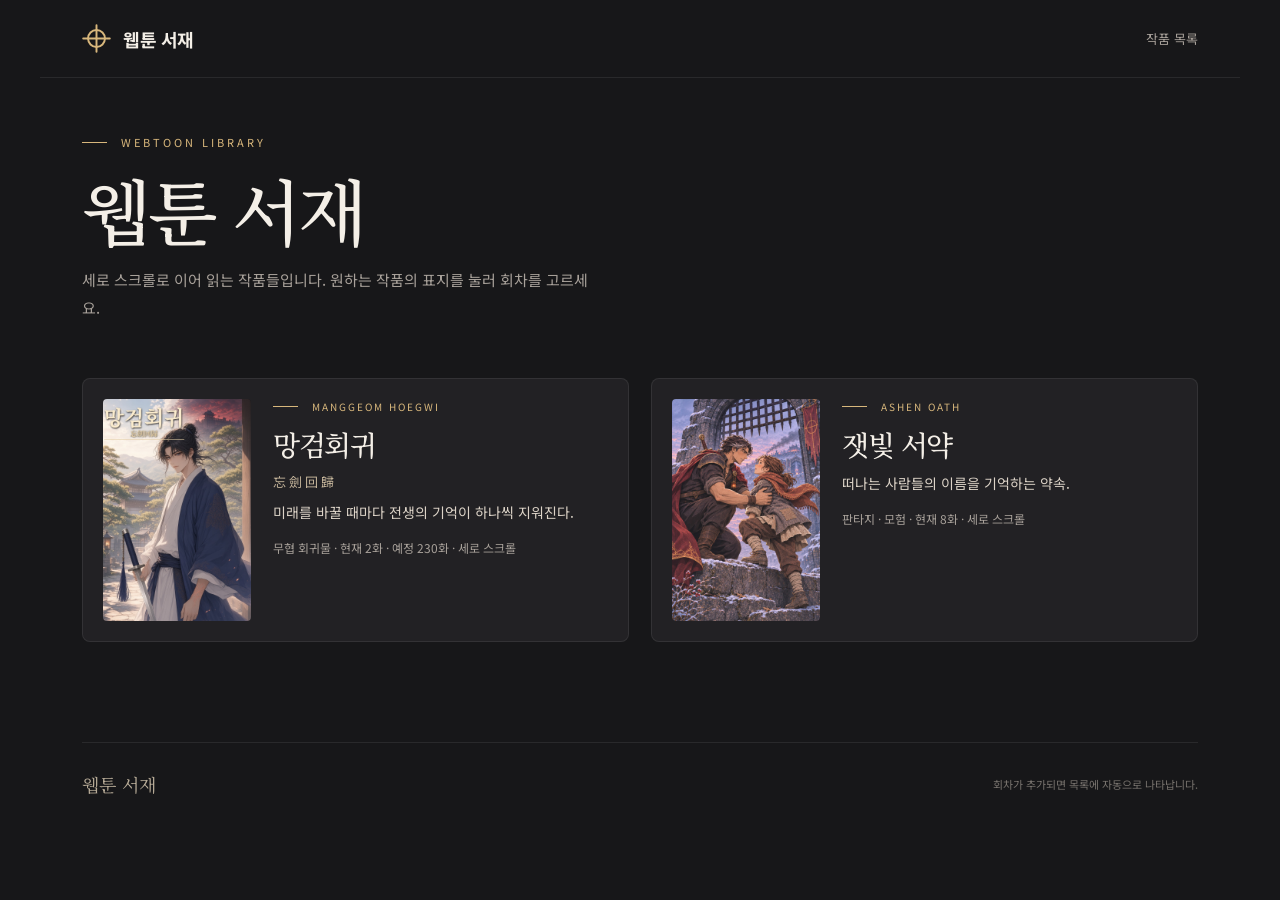
<file: index.html>
<!doctype html>
<html lang="ko">
<head>
<meta charset="utf-8">
<meta name="viewport" content="width=device-width,initial-scale=1">
<meta name="theme-color" content="#171719">
<meta name="description" content="세로 스크롤로 이어 읽는 웹툰을 모았습니다.">
<title>웹툰 서재</title>
<link rel="preconnect" href="https://fonts.googleapis.com">
<link rel="preconnect" href="https://fonts.gstatic.com" crossorigin>
<link href="https://fonts.googleapis.com/css2?family=Noto+Sans+KR:wght@400;500;700&family=Noto+Serif+KR:wght@500&display=swap" rel="stylesheet">
<link rel="stylesheet" href="css/style.css">
<link rel="icon" type="image/svg+xml" href="favicon.svg">

</head>
<body>
<a class="skip-link" href="#series">작품 목록으로 건너뛰기</a>
<header class="site-header"><a class="brand" href="index.html" aria-label="웹툰 서재 홈"><svg viewBox="0 0 24 24" aria-hidden="true"><circle cx="12" cy="12" r="7"/><path d="M12 1v22M1 12h22"/></svg><span>웹툰 서재</span></a><nav class="site-links" aria-label="주요 메뉴"><a href="#series">작품 목록</a></nav></header>
<main class="library" id="series">
  <section class="library-intro">
    <div class="eyebrow">WEBTOON LIBRARY</div>
    <h1>웹툰 서재</h1>
    <p>세로 스크롤로 이어 읽는 작품들입니다. 원하는 작품의 표지를 눌러 회차를 고르세요.</p>
  </section>
  <section class="series-grid" aria-label="작품 목록">
    <a class="series-card" href="manggeom-hoegwi/index.html">
  <img class="series-card-cover" src="assets/manggeom-hoegwi/covers/cover.jpg" alt="" width="148" height="222" loading="lazy">
  <div>
    <div class="eyebrow">MANGGEOM HOEGWI</div>
    <h2>망검회귀</h2>
    <p class="hanja">忘劍回歸</p>
    <p class="tagline">미래를 바꿀 때마다 전생의 기억이 하나씩 지워진다.</p>
    <p class="meta">무협 회귀물 · 현재 2화 · 예정 230화 · 세로 스크롤</p>
  </div>
</a><a class="series-card" href="ashen-oath/index.html">
  <img class="series-card-cover" src="assets/ashen-oath/covers/01.jpg" alt="" width="148" height="222" loading="lazy">
  <div>
    <div class="eyebrow">ASHEN OATH</div>
    <h2>잿빛 서약</h2>
    
    <p class="tagline">떠나는 사람들의 이름을 기억하는 약속.</p>
    <p class="meta">판타지 · 모험 · 현재 8화 · 세로 스크롤</p>
  </div>
</a>
  </section>
</main>
<footer class="home-footer"><span class="footer-mark">웹툰 서재</span><span>회차가 추가되면 목록에 자동으로 나타납니다.</span></footer>
</body></html>
</file>
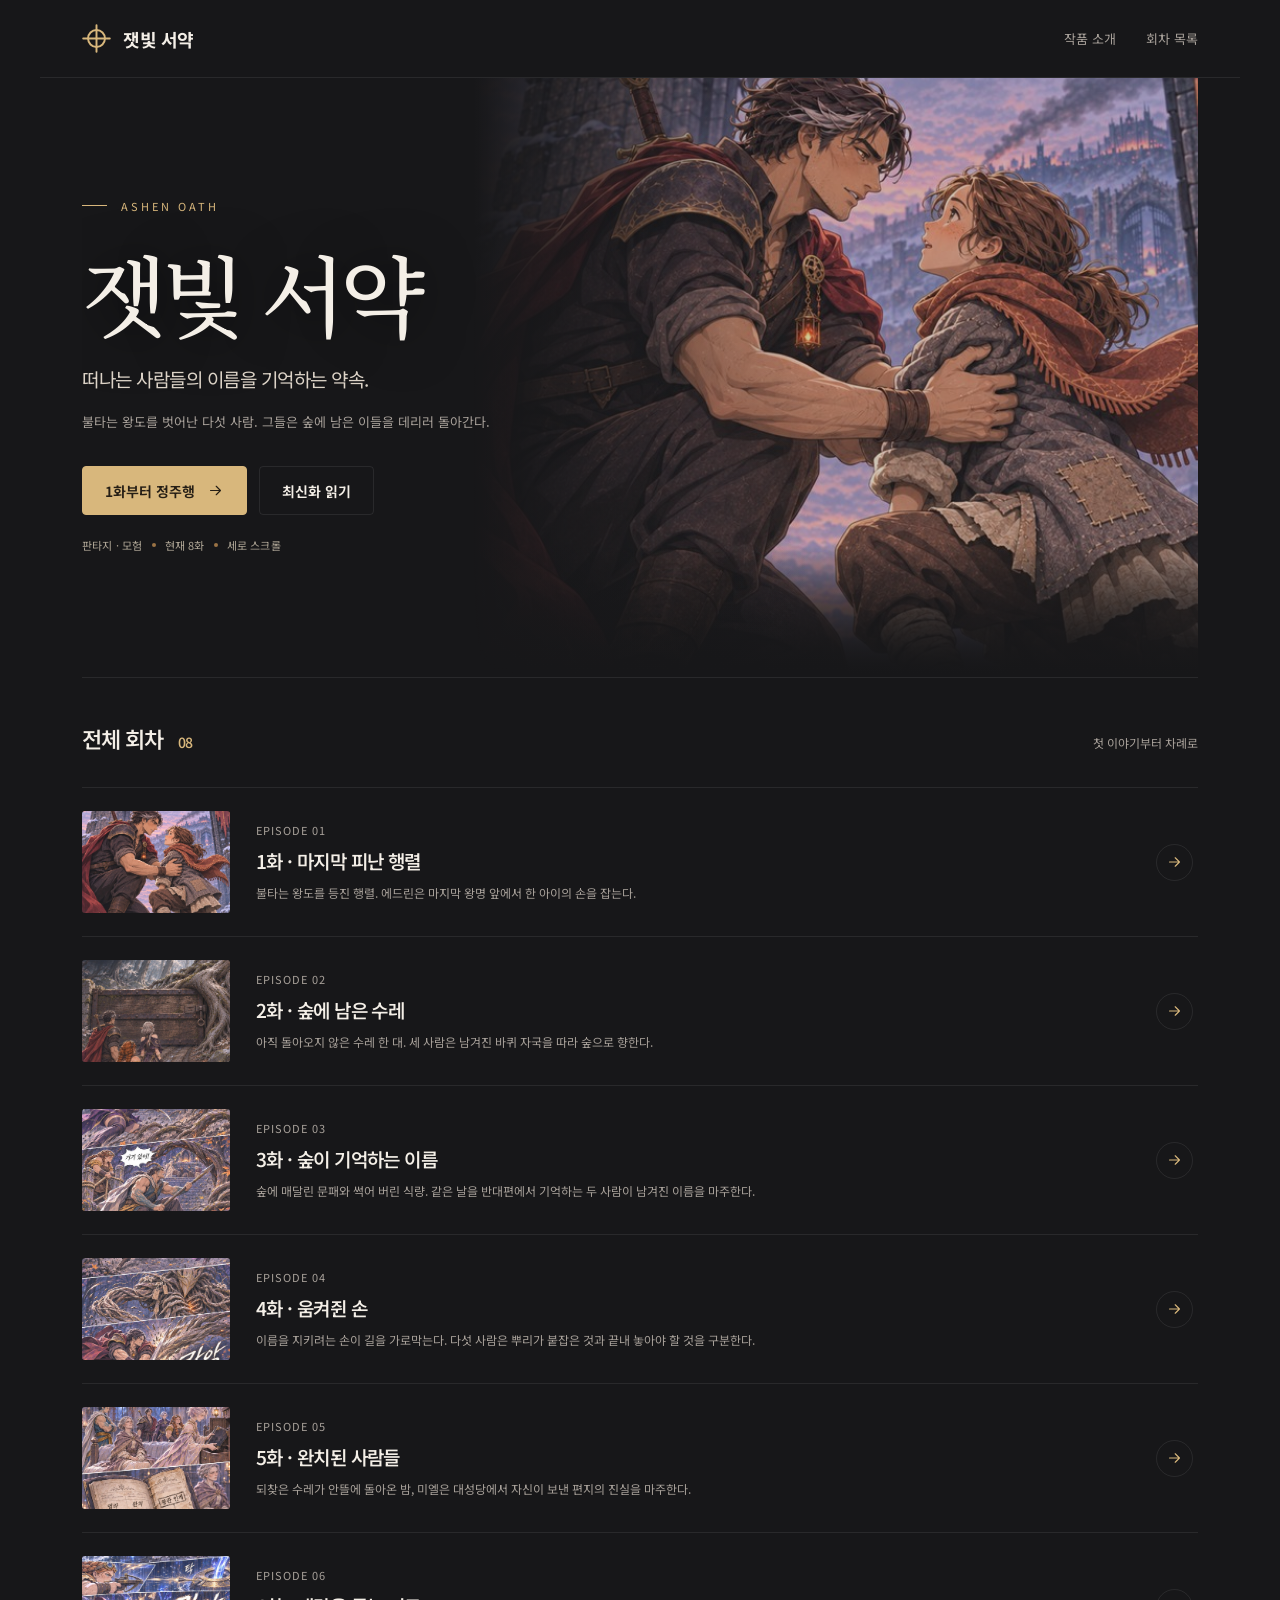
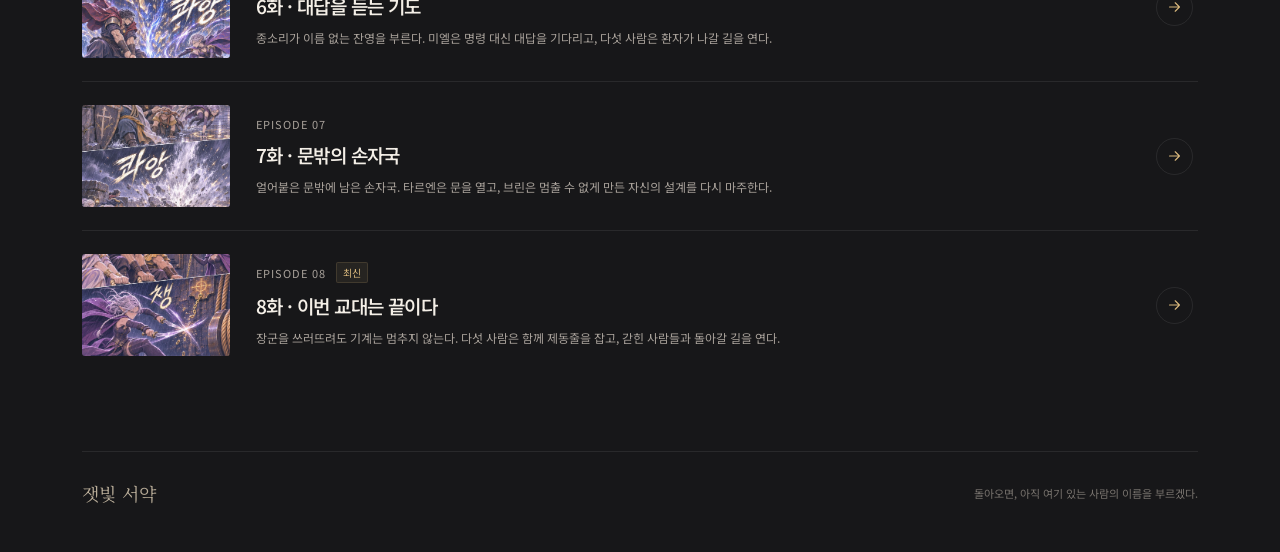
<file: ashen-oath/index.html>
<!doctype html>
<html lang="ko">
<head>
<meta charset="utf-8">
<meta name="viewport" content="width=device-width,initial-scale=1">
<meta name="theme-color" content="#171719">
<meta name="description" content="떠나는 사람들의 이름을 기억하는 약속.">
<title>잿빛 서약 · 웹툰</title>
<link rel="preconnect" href="https://fonts.googleapis.com">
<link rel="preconnect" href="https://fonts.gstatic.com" crossorigin>
<link href="https://fonts.googleapis.com/css2?family=Noto+Sans+KR:wght@400;500;700&family=Noto+Serif+KR:wght@500&display=swap" rel="stylesheet">
<link rel="stylesheet" href="../css/style.css">
<link rel="icon" type="image/svg+xml" href="../favicon.svg">
<script>window.WEBTOON = {"seriesId": "ashen-oath", "seriesTitle": "잿빛 서약", "episodes": [{"number": 1, "title": "마지막 피난 행렬", "url": "episode-001.html", "kind": "episode", "displayTitle": "1화 · 마지막 피난 행렬", "shortLabel": "1화"}, {"number": 2, "title": "숲에 남은 수레", "url": "episode-002.html", "kind": "episode", "displayTitle": "2화 · 숲에 남은 수레", "shortLabel": "2화"}, {"number": 3, "title": "숲이 기억하는 이름", "url": "episode-003.html", "kind": "episode", "displayTitle": "3화 · 숲이 기억하는 이름", "shortLabel": "3화"}, {"number": 4, "title": "움켜쥔 손", "url": "episode-004.html", "kind": "episode", "displayTitle": "4화 · 움켜쥔 손", "shortLabel": "4화"}, {"number": 5, "title": "완치된 사람들", "url": "episode-005.html", "kind": "episode", "displayTitle": "5화 · 완치된 사람들", "shortLabel": "5화"}, {"number": 6, "title": "대답을 듣는 기도", "url": "episode-006.html", "kind": "episode", "displayTitle": "6화 · 대답을 듣는 기도", "shortLabel": "6화"}, {"number": 7, "title": "문밖의 손자국", "url": "episode-007.html", "kind": "episode", "displayTitle": "7화 · 문밖의 손자국", "shortLabel": "7화"}, {"number": 8, "title": "이번 교대는 끝이다", "url": "episode-008.html", "kind": "episode", "displayTitle": "8화 · 이번 교대는 끝이다", "shortLabel": "8화"}]};</script>
<script src="../js/app.js" defer></script>
</head>
<body>
<a class="skip-link" href="#episodes">회차 목록으로 건너뛰기</a>
<header class="site-header"><a class="brand" href="index.html" aria-label="잿빛 서약 홈"><svg viewBox="0 0 24 24" aria-hidden="true"><circle cx="12" cy="12" r="7"/><path d="M12 1v22M1 12h22"/></svg><span>잿빛 서약</span></a><nav class="site-links" aria-label="주요 메뉴"><a href="#about">작품 소개</a><a href="#episodes">회차 목록</a></nav></header>
<main class="home">
  <section class="hero" id="about" aria-labelledby="series-title">
    <img class="hero-art" src="../assets/ashen-oath/covers/01.jpg" alt="" width="768" height="1152" fetchpriority="high">
    <div class="hero-content">
      <div class="eyebrow">ASHEN OATH</div>
      <h1 id="series-title">잿빛 서약</h1>
      
      <p class="hero-tagline">떠나는 사람들의 이름을 기억하는 약속.</p>
      <p class="hero-description">불타는 왕도를 벗어난 다섯 사람. 그들은 숲에 남은 이들을 데리러 돌아간다.</p>
      <div class="hero-actions"><a class="button button-primary" href="episode-001.html" data-resume-link><span data-button-label>1화부터 정주행</span><svg viewBox="0 0 24 24" aria-hidden="true"><path d="M5 12h14M13 6l6 6-6 6"/></svg></a><a class="button" href="episode-008.html">최신화 읽기</a></div>
      <p class="hero-note"><span>판타지 · 모험</span><i class="dot"></i><span>현재 8화</span><i class="dot"></i><span>세로 스크롤</span></p>
    </div>
  </section>
  <section class="chapter-list" id="episodes" aria-labelledby="episodes-title">
    <div class="section-heading">
      <h2 id="episodes-title">전체 회차 <span>08</span></h2>
      <p>첫 이야기부터 차례로</p>
    </div>
    <a class="episode-row" href="episode-001.html">
  <img class="episode-thumb" src="../assets/ashen-oath/covers/01.jpg" width="148" height="102" loading="lazy" alt="">
  <div>
    <div class="episode-kicker">EPISODE 01</div>
    <h3>1화 · 마지막 피난 행렬</h3>
    <p>불타는 왕도를 등진 행렬. 에드린은 마지막 왕명 앞에서 한 아이의 손을 잡는다.</p>
    <span class="read-status" data-read-status="1" hidden></span>
  </div>
  <span class="row-arrow"><svg viewBox="0 0 24 24" aria-hidden="true"><path d="M5 12h14M13 6l6 6-6 6"/></svg></span>
</a><a class="episode-row" href="episode-002.html">
  <img class="episode-thumb" src="../assets/ashen-oath/covers/02.jpg" width="148" height="102" loading="lazy" alt="">
  <div>
    <div class="episode-kicker">EPISODE 02</div>
    <h3>2화 · 숲에 남은 수레</h3>
    <p>아직 돌아오지 않은 수레 한 대. 세 사람은 남겨진 바퀴 자국을 따라 숲으로 향한다.</p>
    <span class="read-status" data-read-status="2" hidden></span>
  </div>
  <span class="row-arrow"><svg viewBox="0 0 24 24" aria-hidden="true"><path d="M5 12h14M13 6l6 6-6 6"/></svg></span>
</a><a class="episode-row" href="episode-003.html">
  <img class="episode-thumb" src="../assets/ashen-oath/covers/03.jpg" width="148" height="102" loading="lazy" alt="">
  <div>
    <div class="episode-kicker">EPISODE 03</div>
    <h3>3화 · 숲이 기억하는 이름</h3>
    <p>숲에 매달린 문패와 썩어 버린 식량. 같은 날을 반대편에서 기억하는 두 사람이 남겨진 이름을 마주한다.</p>
    <span class="read-status" data-read-status="3" hidden></span>
  </div>
  <span class="row-arrow"><svg viewBox="0 0 24 24" aria-hidden="true"><path d="M5 12h14M13 6l6 6-6 6"/></svg></span>
</a><a class="episode-row" href="episode-004.html">
  <img class="episode-thumb" src="../assets/ashen-oath/covers/04.jpg" width="148" height="102" loading="lazy" alt="">
  <div>
    <div class="episode-kicker">EPISODE 04</div>
    <h3>4화 · 움켜쥔 손</h3>
    <p>이름을 지키려는 손이 길을 가로막는다. 다섯 사람은 뿌리가 붙잡은 것과 끝내 놓아야 할 것을 구분한다.</p>
    <span class="read-status" data-read-status="4" hidden></span>
  </div>
  <span class="row-arrow"><svg viewBox="0 0 24 24" aria-hidden="true"><path d="M5 12h14M13 6l6 6-6 6"/></svg></span>
</a><a class="episode-row" href="episode-005.html">
  <img class="episode-thumb" src="../assets/ashen-oath/covers/05.jpg" width="148" height="102" loading="lazy" alt="">
  <div>
    <div class="episode-kicker">EPISODE 05</div>
    <h3>5화 · 완치된 사람들</h3>
    <p>되찾은 수레가 안뜰에 돌아온 밤, 미엘은 대성당에서 자신이 보낸 편지의 진실을 마주한다.</p>
    <span class="read-status" data-read-status="5" hidden></span>
  </div>
  <span class="row-arrow"><svg viewBox="0 0 24 24" aria-hidden="true"><path d="M5 12h14M13 6l6 6-6 6"/></svg></span>
</a><a class="episode-row" href="episode-006.html">
  <img class="episode-thumb" src="../assets/ashen-oath/covers/06.jpg" width="148" height="102" loading="lazy" alt="">
  <div>
    <div class="episode-kicker">EPISODE 06</div>
    <h3>6화 · 대답을 듣는 기도</h3>
    <p>종소리가 이름 없는 잔영을 부른다. 미엘은 명령 대신 대답을 기다리고, 다섯 사람은 환자가 나갈 길을 연다.</p>
    <span class="read-status" data-read-status="6" hidden></span>
  </div>
  <span class="row-arrow"><svg viewBox="0 0 24 24" aria-hidden="true"><path d="M5 12h14M13 6l6 6-6 6"/></svg></span>
</a><a class="episode-row" href="episode-007.html">
  <img class="episode-thumb" src="../assets/ashen-oath/covers/07.jpg" width="148" height="102" loading="lazy" alt="">
  <div>
    <div class="episode-kicker">EPISODE 07</div>
    <h3>7화 · 문밖의 손자국</h3>
    <p>얼어붙은 문밖에 남은 손자국. 타르엔은 문을 열고, 브린은 멈출 수 없게 만든 자신의 설계를 다시 마주한다.</p>
    <span class="read-status" data-read-status="7" hidden></span>
  </div>
  <span class="row-arrow"><svg viewBox="0 0 24 24" aria-hidden="true"><path d="M5 12h14M13 6l6 6-6 6"/></svg></span>
</a><a class="episode-row" href="episode-008.html">
  <img class="episode-thumb" src="../assets/ashen-oath/covers/08.jpg" width="148" height="102" loading="lazy" alt="">
  <div>
    <div class="episode-kicker">EPISODE 08<span class="badge">최신</span></div>
    <h3>8화 · 이번 교대는 끝이다</h3>
    <p>장군을 쓰러뜨려도 기계는 멈추지 않는다. 다섯 사람은 함께 제동줄을 잡고, 갇힌 사람들과 돌아갈 길을 연다.</p>
    <span class="read-status" data-read-status="8" hidden></span>
  </div>
  <span class="row-arrow"><svg viewBox="0 0 24 24" aria-hidden="true"><path d="M5 12h14M13 6l6 6-6 6"/></svg></span>
</a>
  </section>
</main>
<footer class="home-footer"><span class="footer-mark">잿빛 서약</span><span>돌아오면, 아직 여기 있는 사람의 이름을 부르겠다.</span></footer>
</body></html>
</file>
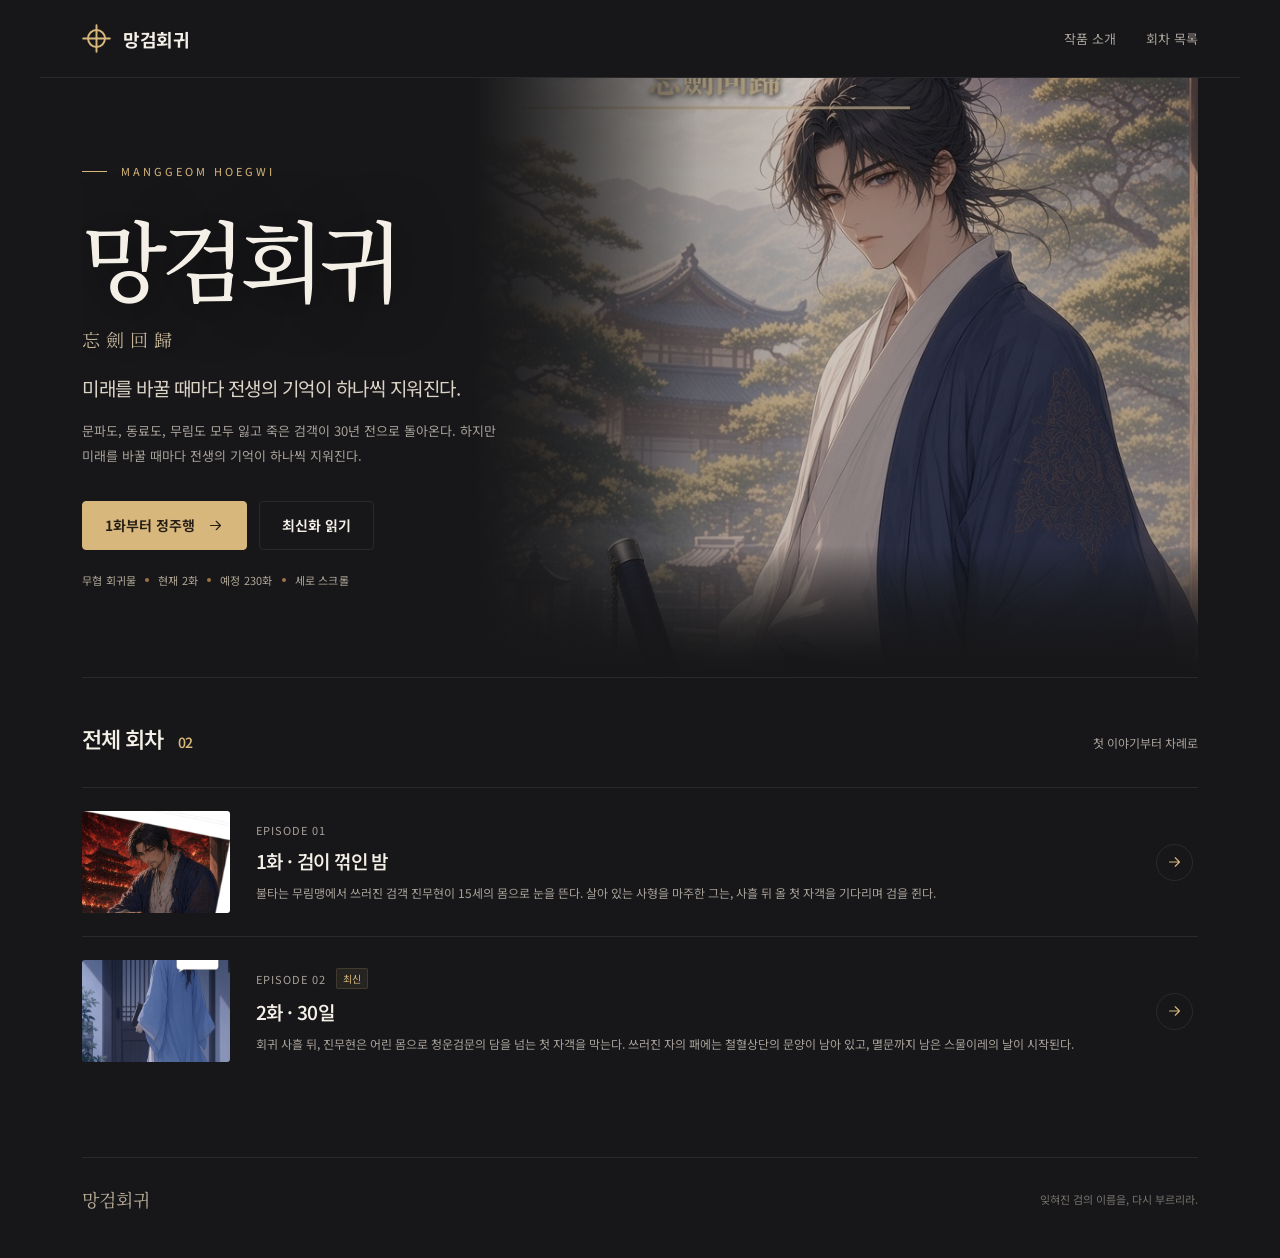
<file: manggeom-hoegwi/index.html>
<!doctype html>
<html lang="ko">
<head>
<meta charset="utf-8">
<meta name="viewport" content="width=device-width,initial-scale=1">
<meta name="theme-color" content="#171719">
<meta name="description" content="미래를 바꿀 때마다 전생의 기억이 하나씩 지워진다.">
<title>망검회귀 · 웹툰</title>
<link rel="preconnect" href="https://fonts.googleapis.com">
<link rel="preconnect" href="https://fonts.gstatic.com" crossorigin>
<link href="https://fonts.googleapis.com/css2?family=Noto+Sans+KR:wght@400;500;700&family=Noto+Serif+KR:wght@500&display=swap" rel="stylesheet">
<link rel="stylesheet" href="../css/style.css">
<link rel="icon" type="image/svg+xml" href="../favicon.svg">
<script>window.WEBTOON = {"seriesId": "manggeom-hoegwi", "seriesTitle": "망검회귀", "episodes": [{"number": 1, "title": "검이 꺾인 밤", "url": "episode-001.html", "kind": "episode", "displayTitle": "1화 · 검이 꺾인 밤", "shortLabel": "1화"}, {"number": 2, "title": "30일", "url": "episode-002.html", "kind": "episode", "displayTitle": "2화 · 30일", "shortLabel": "2화"}]};</script>
<script src="../js/app.js" defer></script>
</head>
<body>
<a class="skip-link" href="#episodes">회차 목록으로 건너뛰기</a>
<header class="site-header"><a class="brand" href="index.html" aria-label="망검회귀 홈"><svg viewBox="0 0 24 24" aria-hidden="true"><circle cx="12" cy="12" r="7"/><path d="M12 1v22M1 12h22"/></svg><span>망검회귀</span></a><nav class="site-links" aria-label="주요 메뉴"><a href="#about">작품 소개</a><a href="#episodes">회차 목록</a></nav></header>
<main class="home">
  <section class="hero" id="about" aria-labelledby="series-title">
    <img class="hero-art" src="../assets/manggeom-hoegwi/covers/cover.jpg" alt="" width="768" height="1152" fetchpriority="high">
    <div class="hero-content">
      <div class="eyebrow">MANGGEOM HOEGWI</div>
      <h1 id="series-title">망검회귀</h1>
      <p class="hero-hanja">忘劍回歸</p>
      <p class="hero-tagline">미래를 바꿀 때마다 전생의 기억이 하나씩 지워진다.</p>
      <p class="hero-description">문파도, 동료도, 무림도 모두 잃고 죽은 검객이 30년 전으로 돌아온다. 하지만 미래를 바꿀 때마다 전생의 기억이 하나씩 지워진다.</p>
      <div class="hero-actions"><a class="button button-primary" href="episode-001.html" data-resume-link><span data-button-label>1화부터 정주행</span><svg viewBox="0 0 24 24" aria-hidden="true"><path d="M5 12h14M13 6l6 6-6 6"/></svg></a><a class="button" href="episode-002.html">최신화 읽기</a></div>
      <p class="hero-note"><span>무협 회귀물</span><i class="dot"></i><span>현재 2화</span><i class="dot"></i><span>예정 230화</span><i class="dot"></i><span>세로 스크롤</span></p>
    </div>
  </section>
  <section class="chapter-list" id="episodes" aria-labelledby="episodes-title">
    <div class="section-heading">
      <h2 id="episodes-title">전체 회차 <span>02</span></h2>
      <p>첫 이야기부터 차례로</p>
    </div>
    <a class="episode-row" href="episode-001.html">
  <img class="episode-thumb" src="../assets/manggeom-hoegwi/episodes/001/01.jpg" width="148" height="102" loading="lazy" alt="">
  <div>
    <div class="episode-kicker">EPISODE 01</div>
    <h3>1화 · 검이 꺾인 밤</h3>
    <p>불타는 무림맹에서 쓰러진 검객 진무현이 15세의 몸으로 눈을 뜬다. 살아 있는 사형을 마주한 그는, 사흘 뒤 올 첫 자객을 기다리며 검을 쥔다.</p>
    <span class="read-status" data-read-status="1" hidden></span>
  </div>
  <span class="row-arrow"><svg viewBox="0 0 24 24" aria-hidden="true"><path d="M5 12h14M13 6l6 6-6 6"/></svg></span>
</a><a class="episode-row" href="episode-002.html">
  <img class="episode-thumb" src="../assets/manggeom-hoegwi/episodes/002/01.jpg" width="148" height="102" loading="lazy" alt="">
  <div>
    <div class="episode-kicker">EPISODE 02<span class="badge">최신</span></div>
    <h3>2화 · 30일</h3>
    <p>회귀 사흘 뒤, 진무현은 어린 몸으로 청운검문의 담을 넘는 첫 자객을 막는다. 쓰러진 자의 패에는 철혈상단의 문양이 남아 있고, 멸문까지 남은 스물이레의 날이 시작된다.</p>
    <span class="read-status" data-read-status="2" hidden></span>
  </div>
  <span class="row-arrow"><svg viewBox="0 0 24 24" aria-hidden="true"><path d="M5 12h14M13 6l6 6-6 6"/></svg></span>
</a>
  </section>
</main>
<footer class="home-footer"><span class="footer-mark">망검회귀</span><span>잊혀진 검의 이름을, 다시 부르리라.</span></footer>
</body></html>
</file>
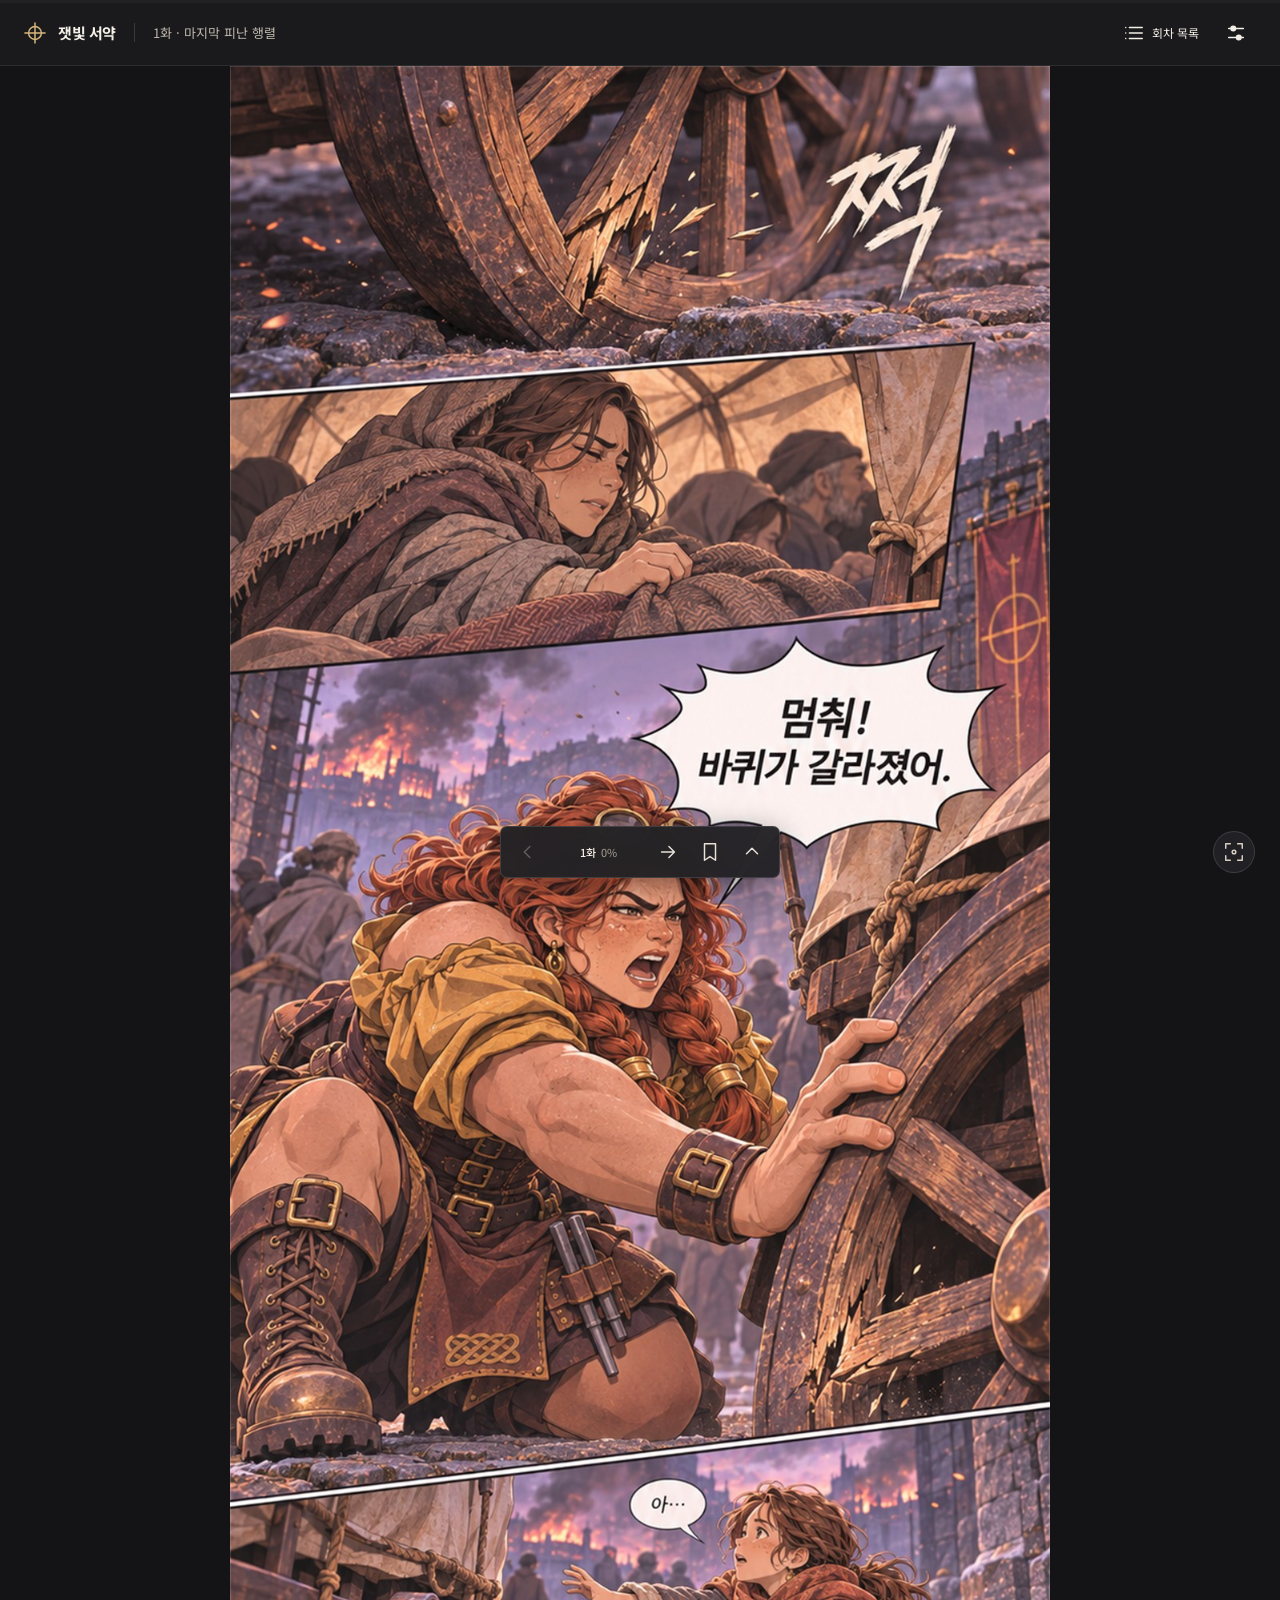
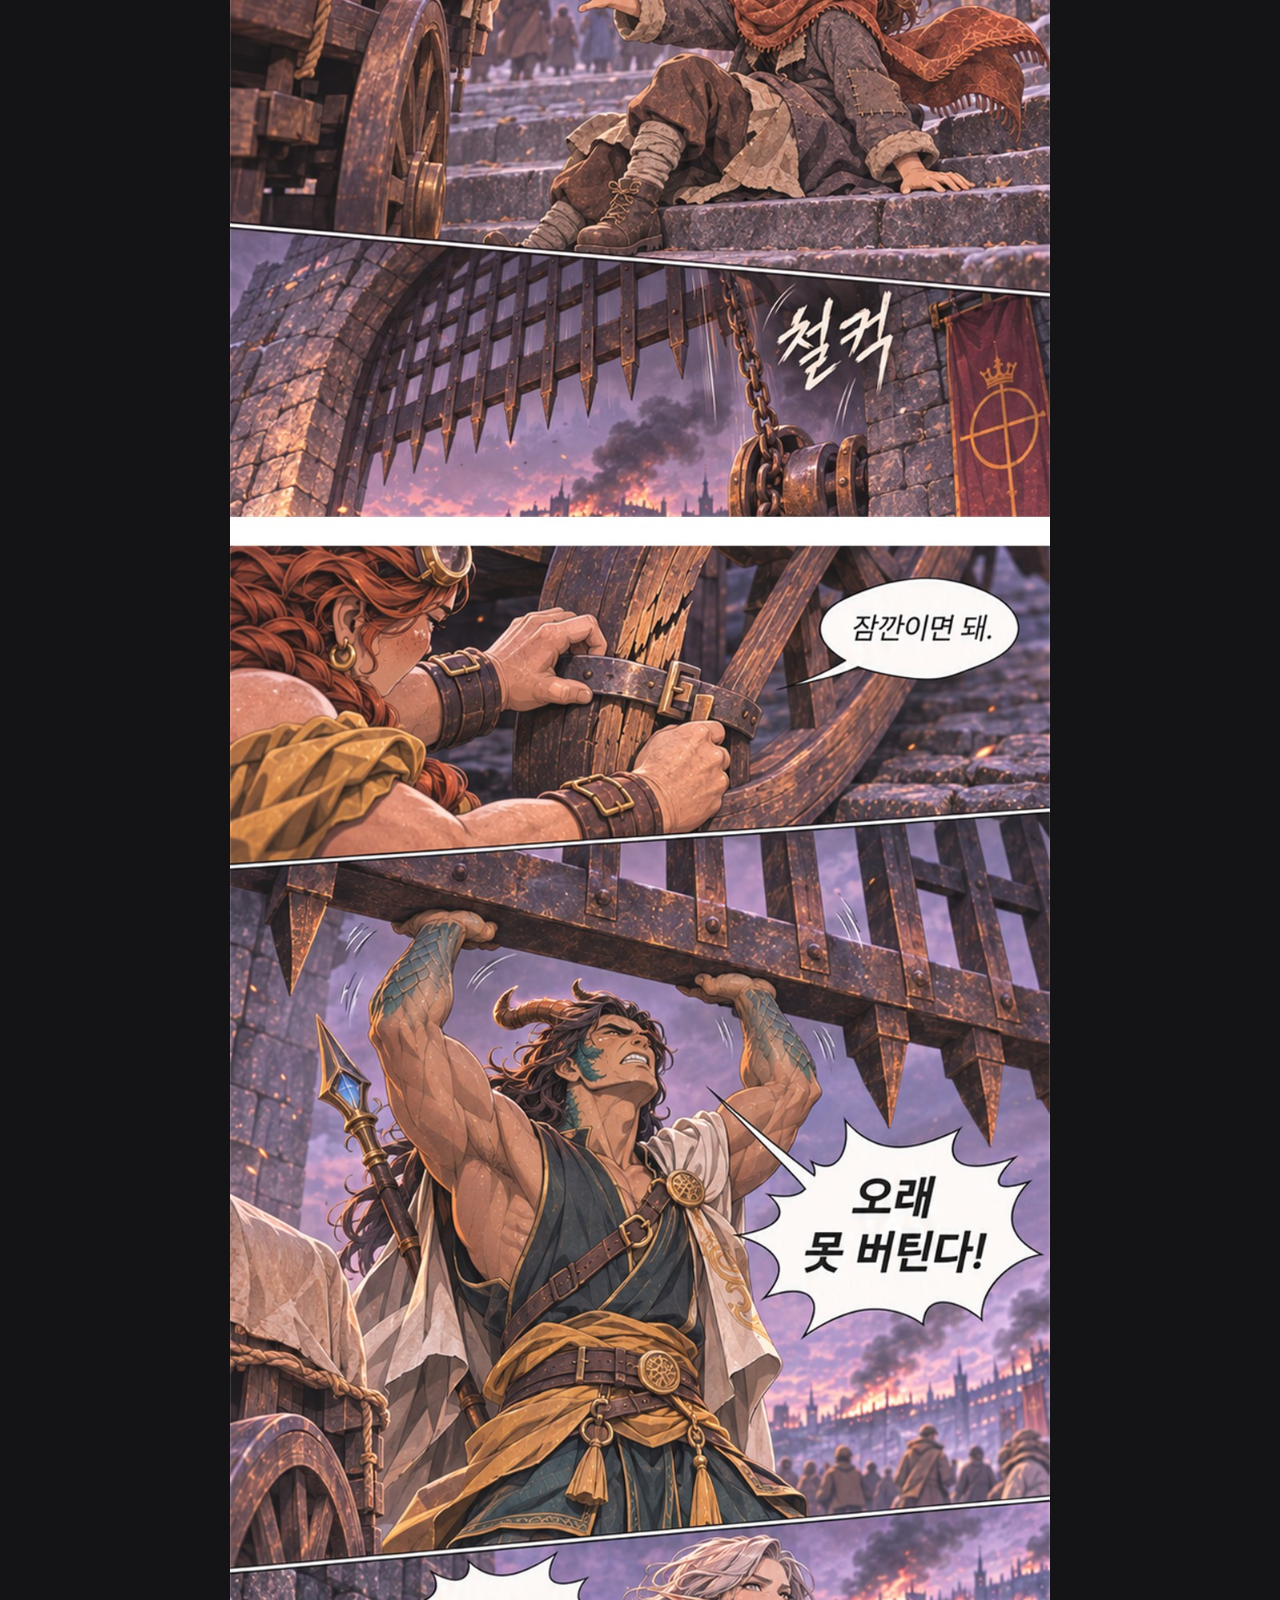
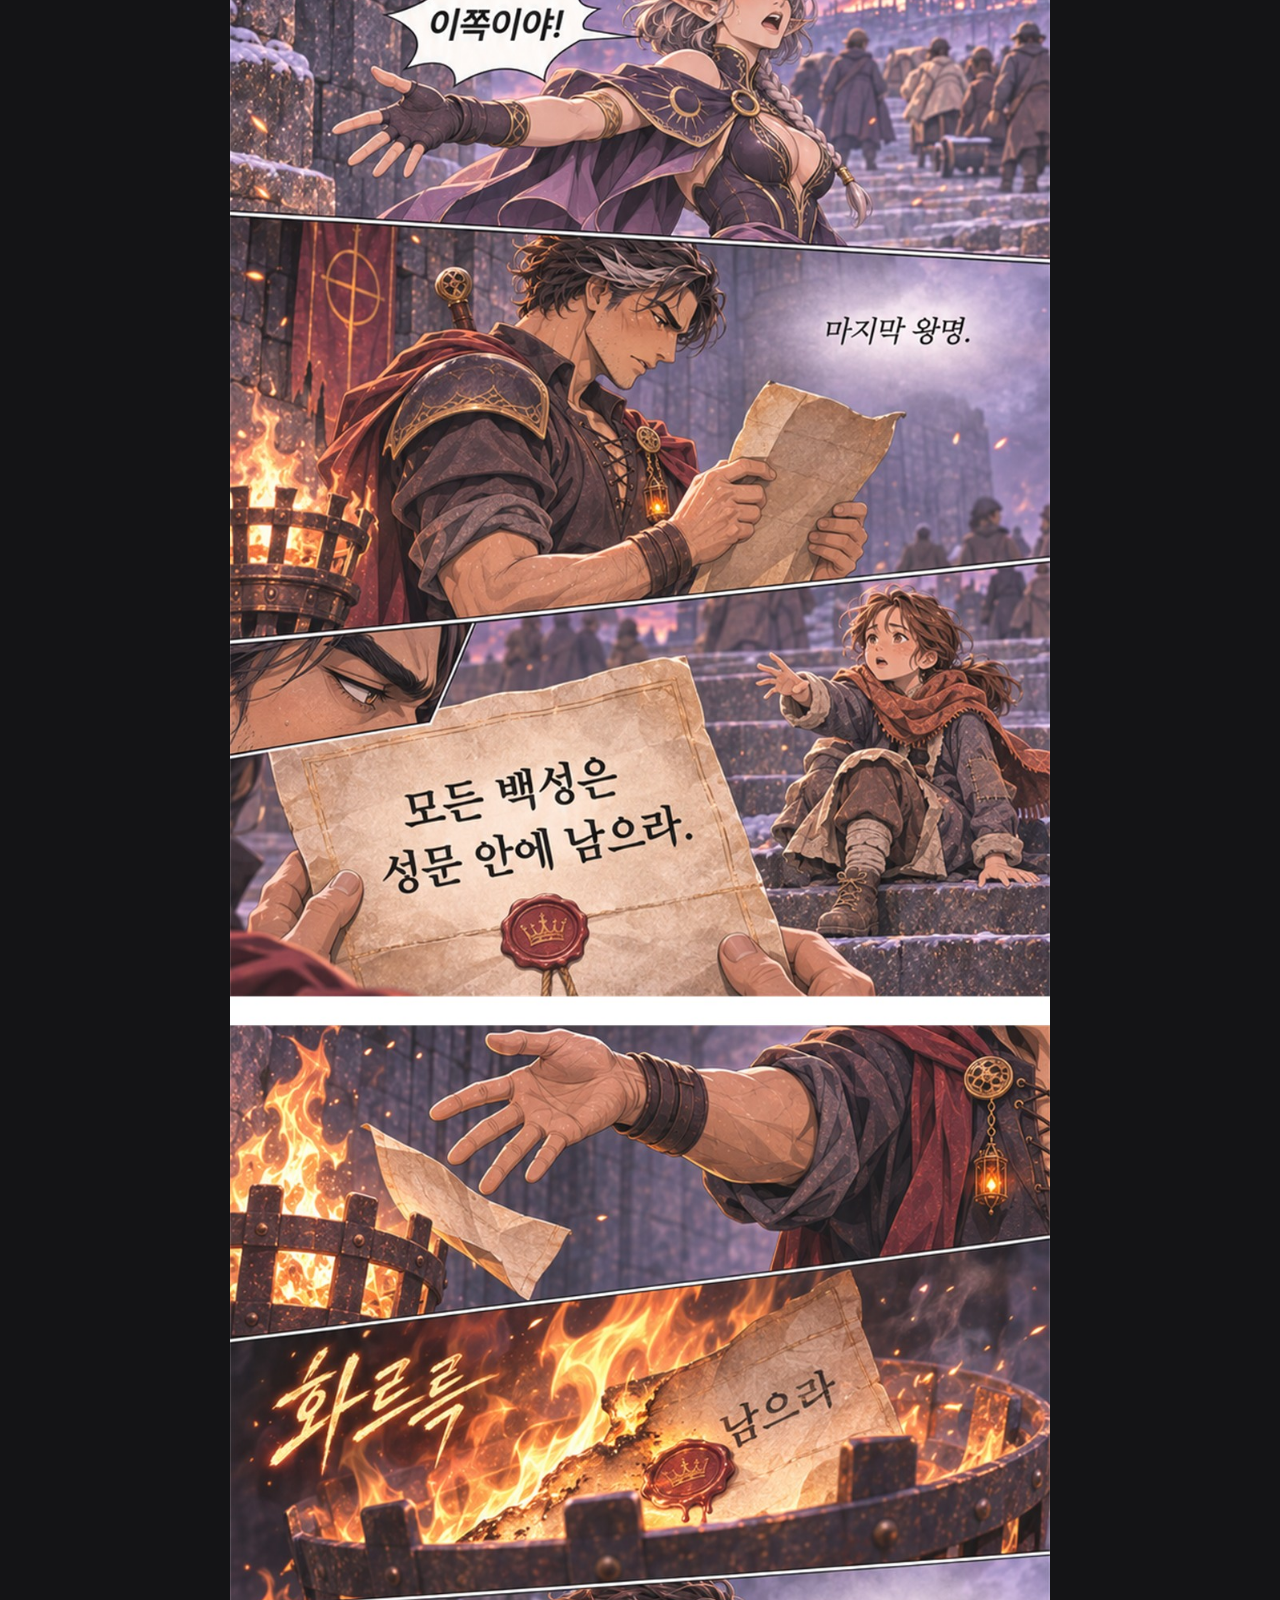
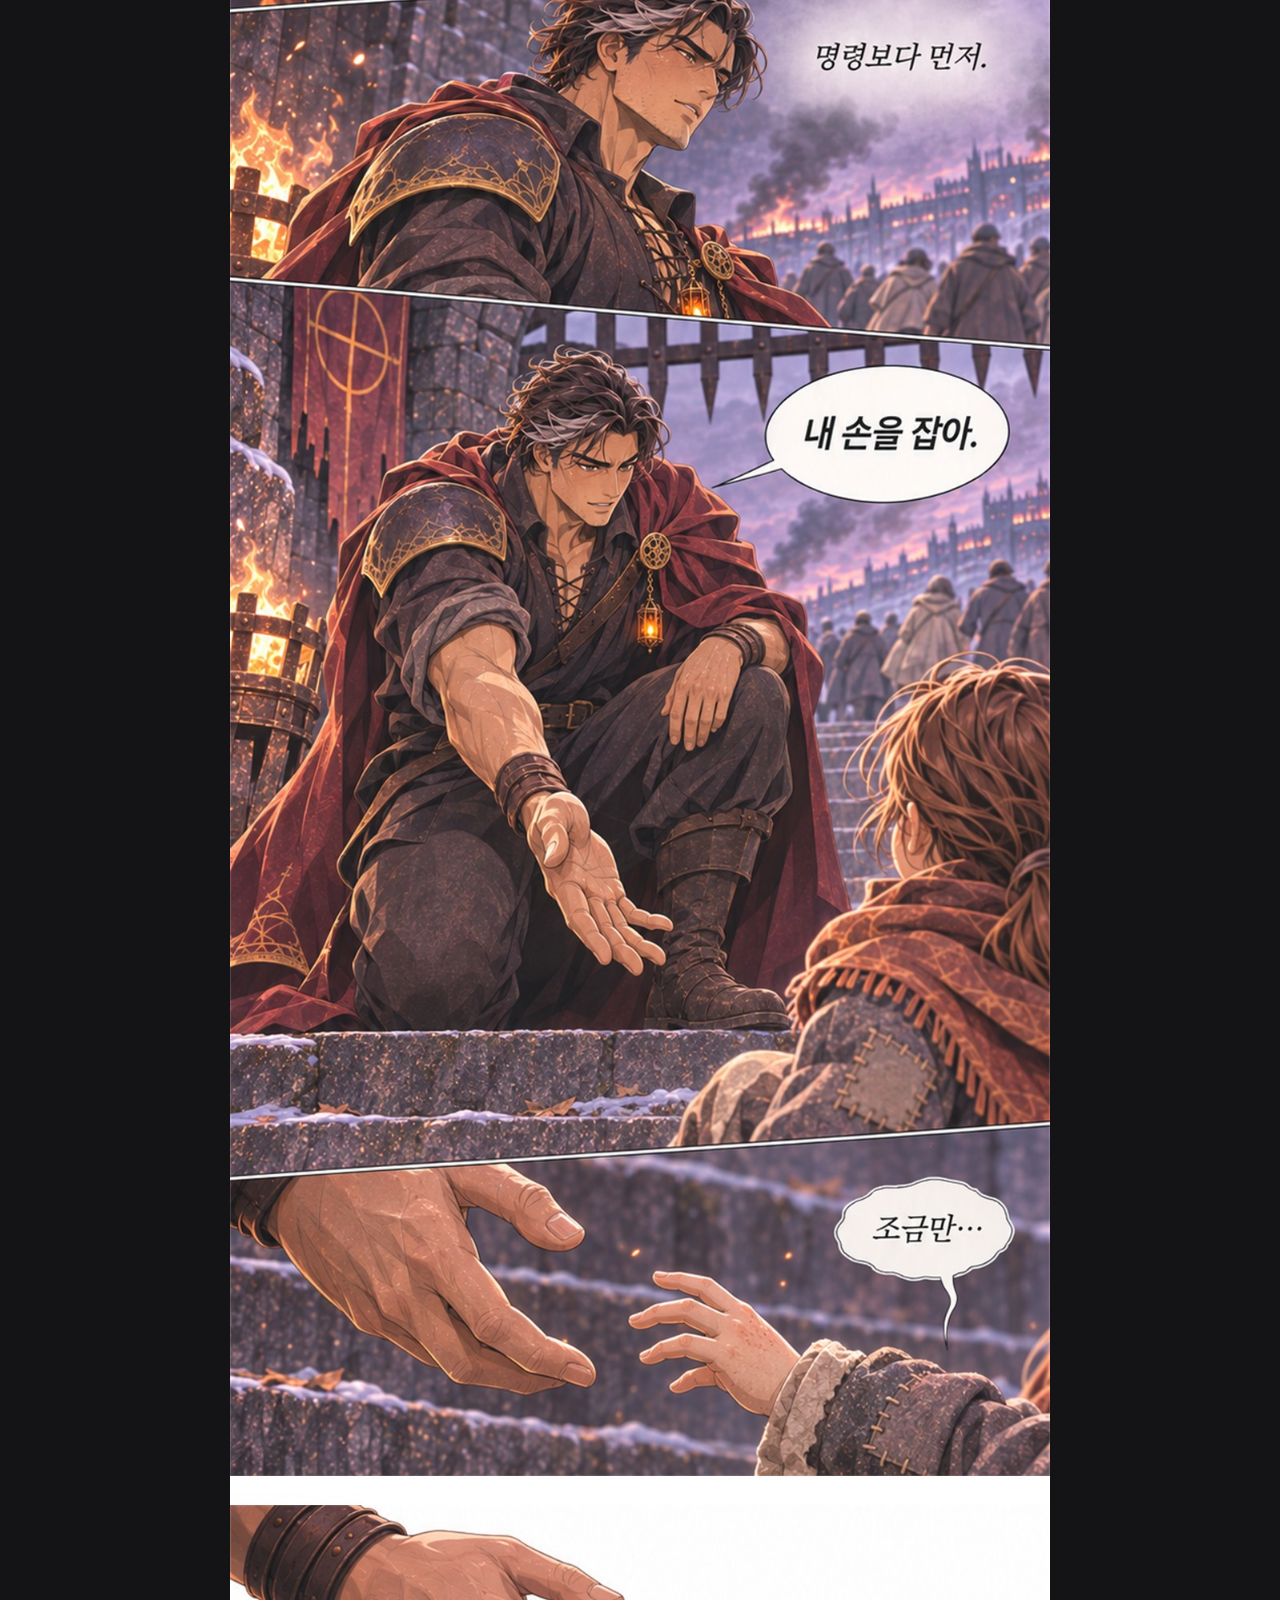
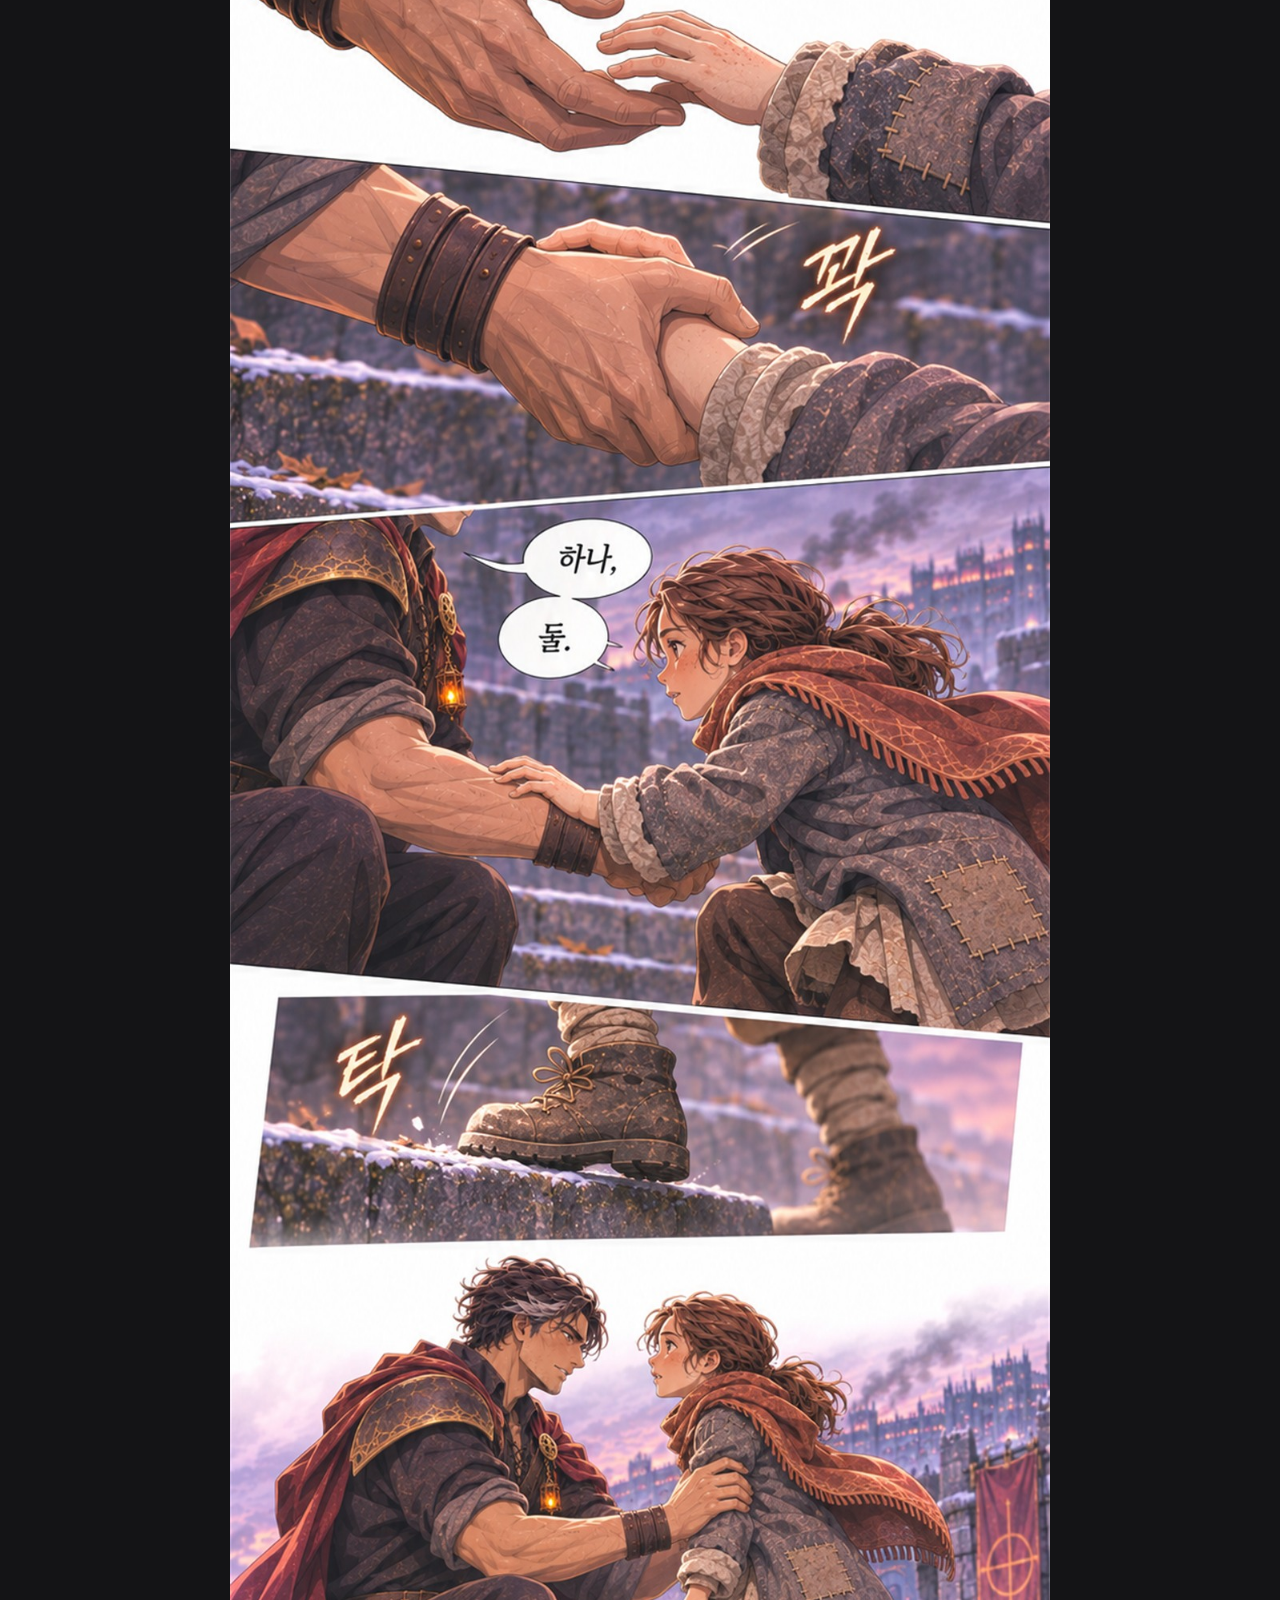
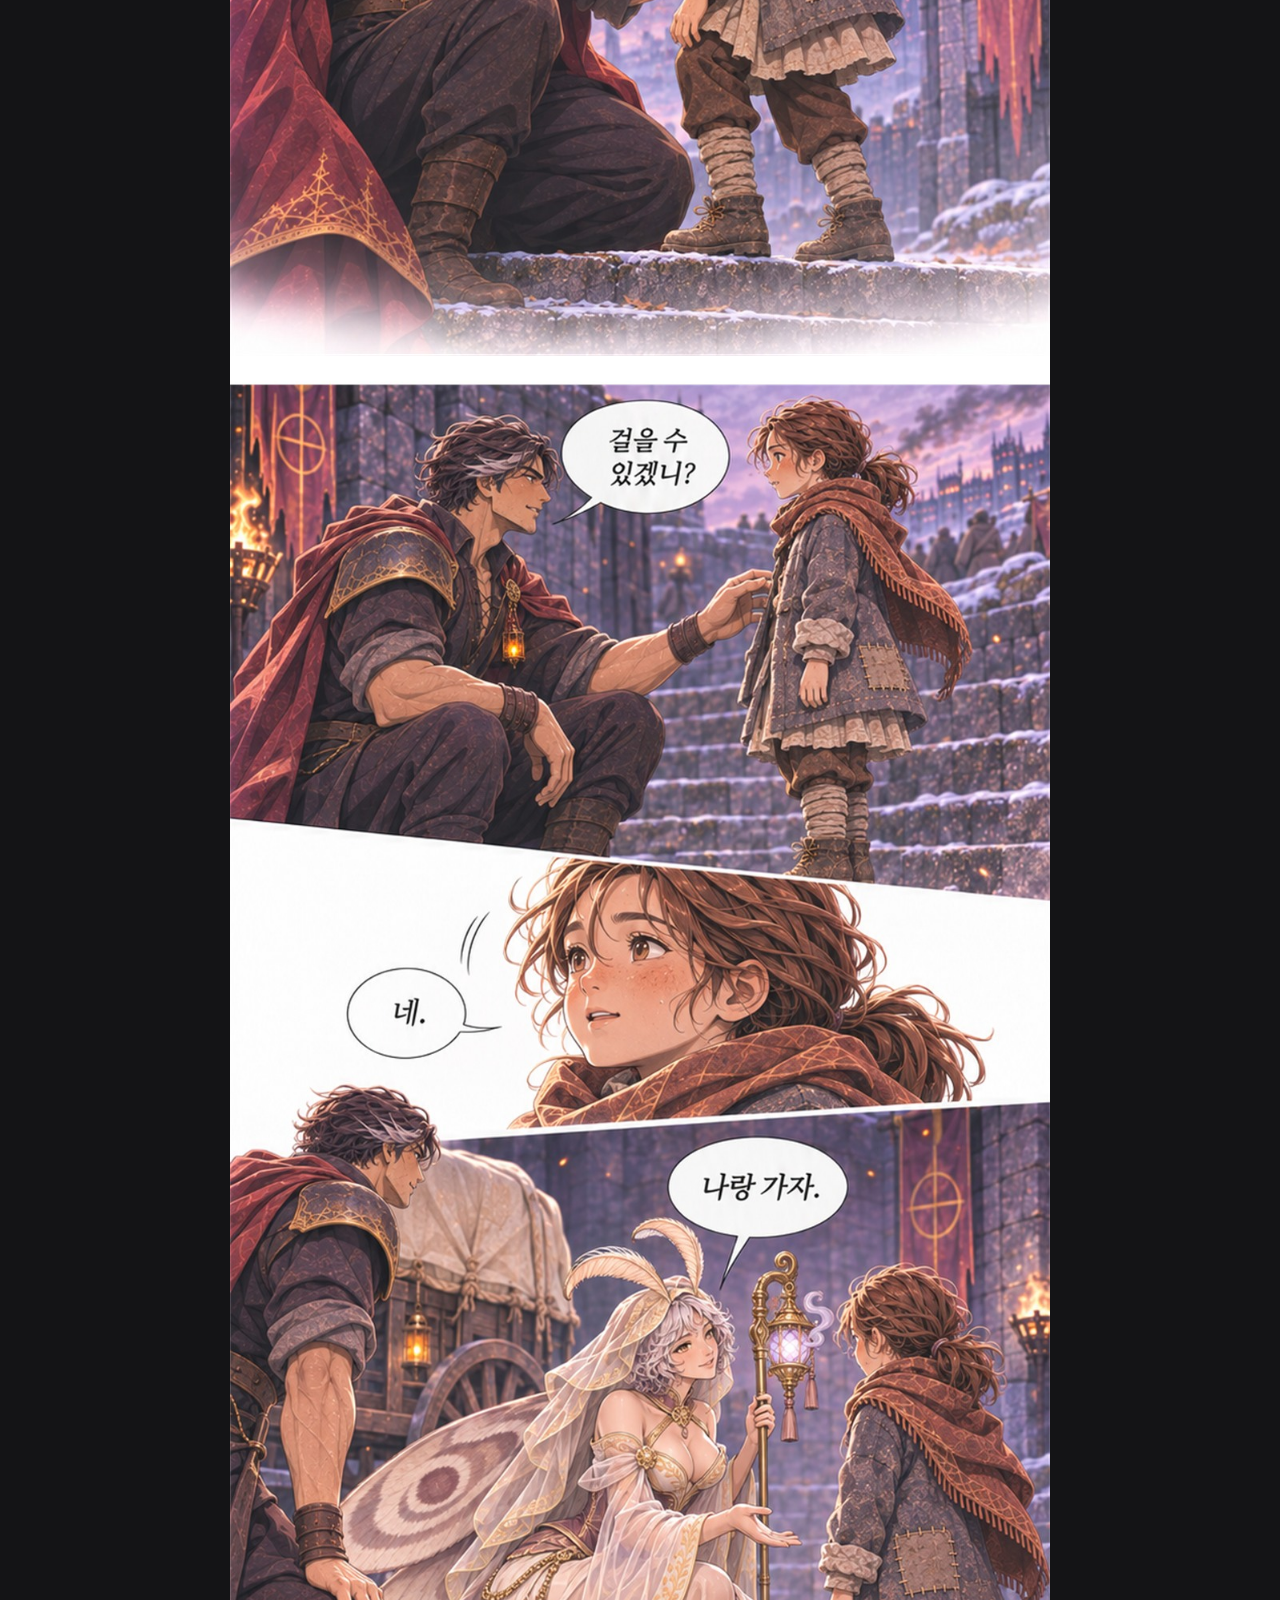
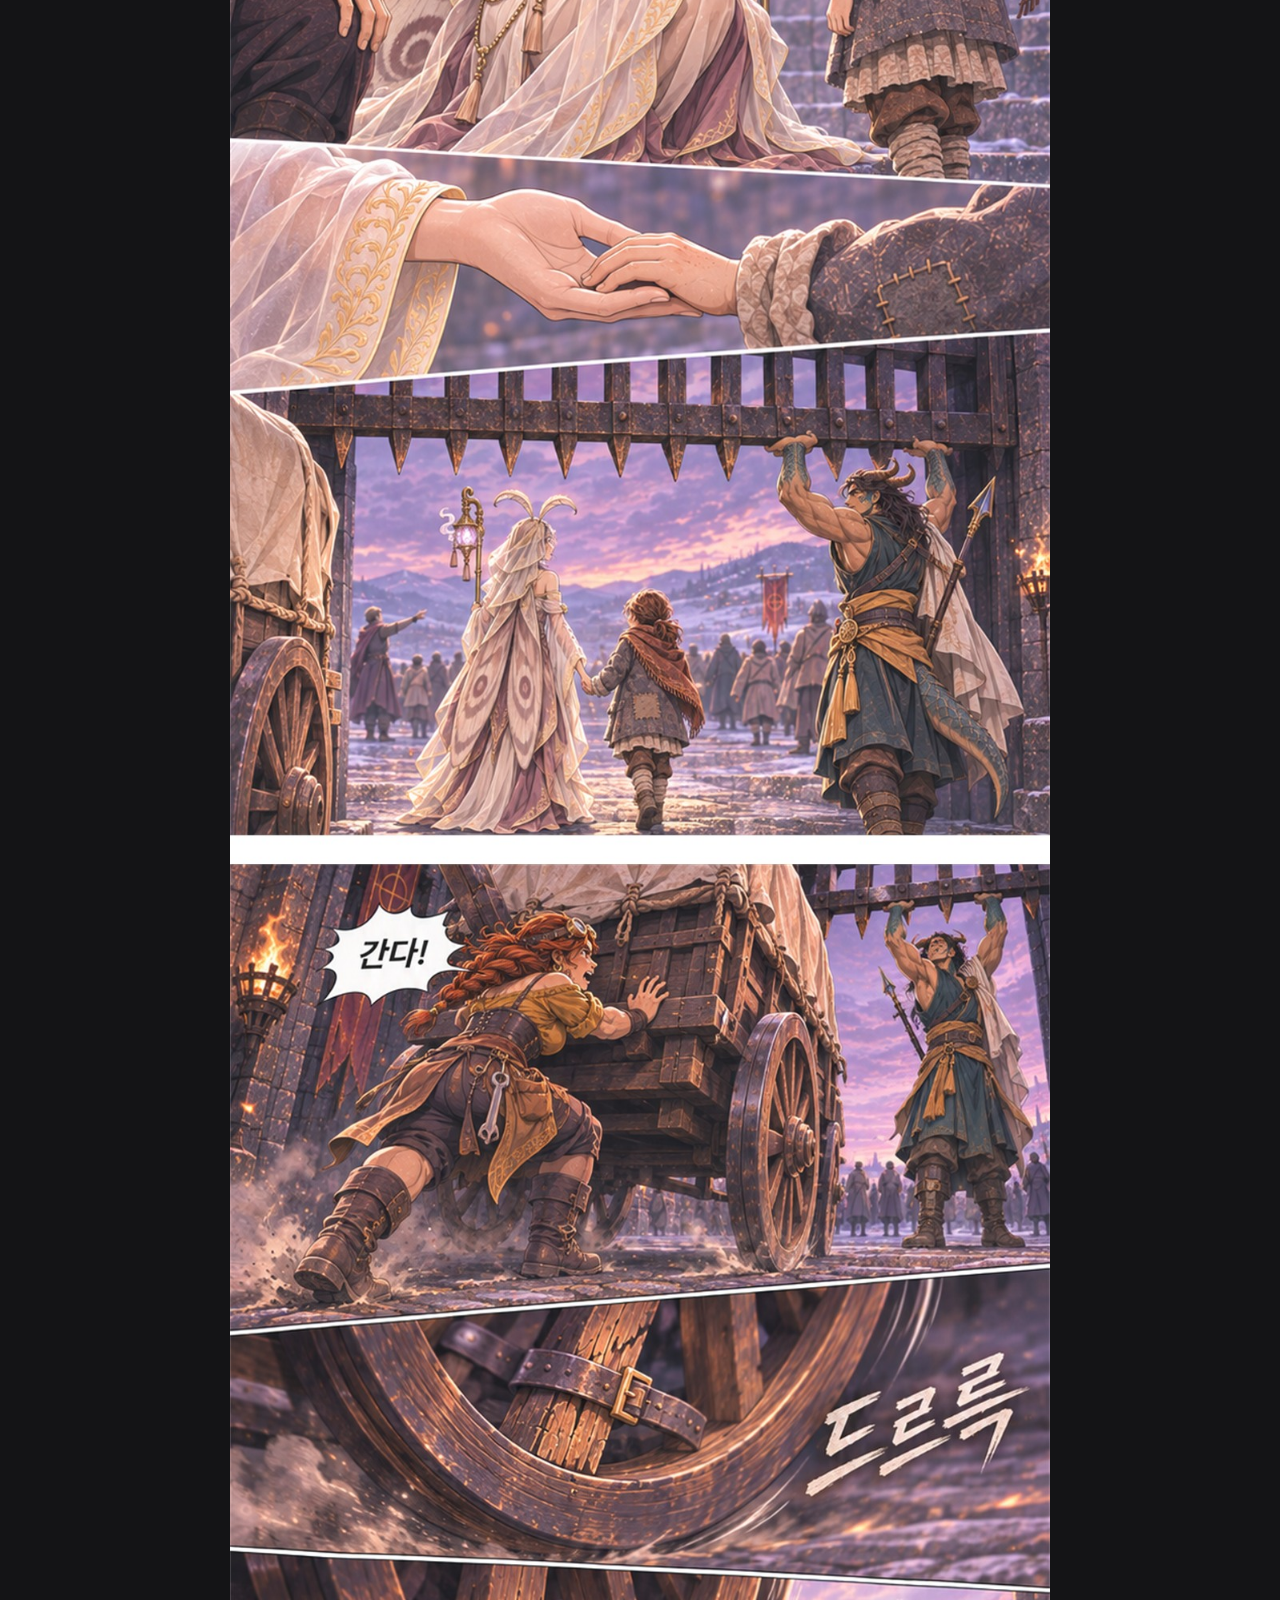
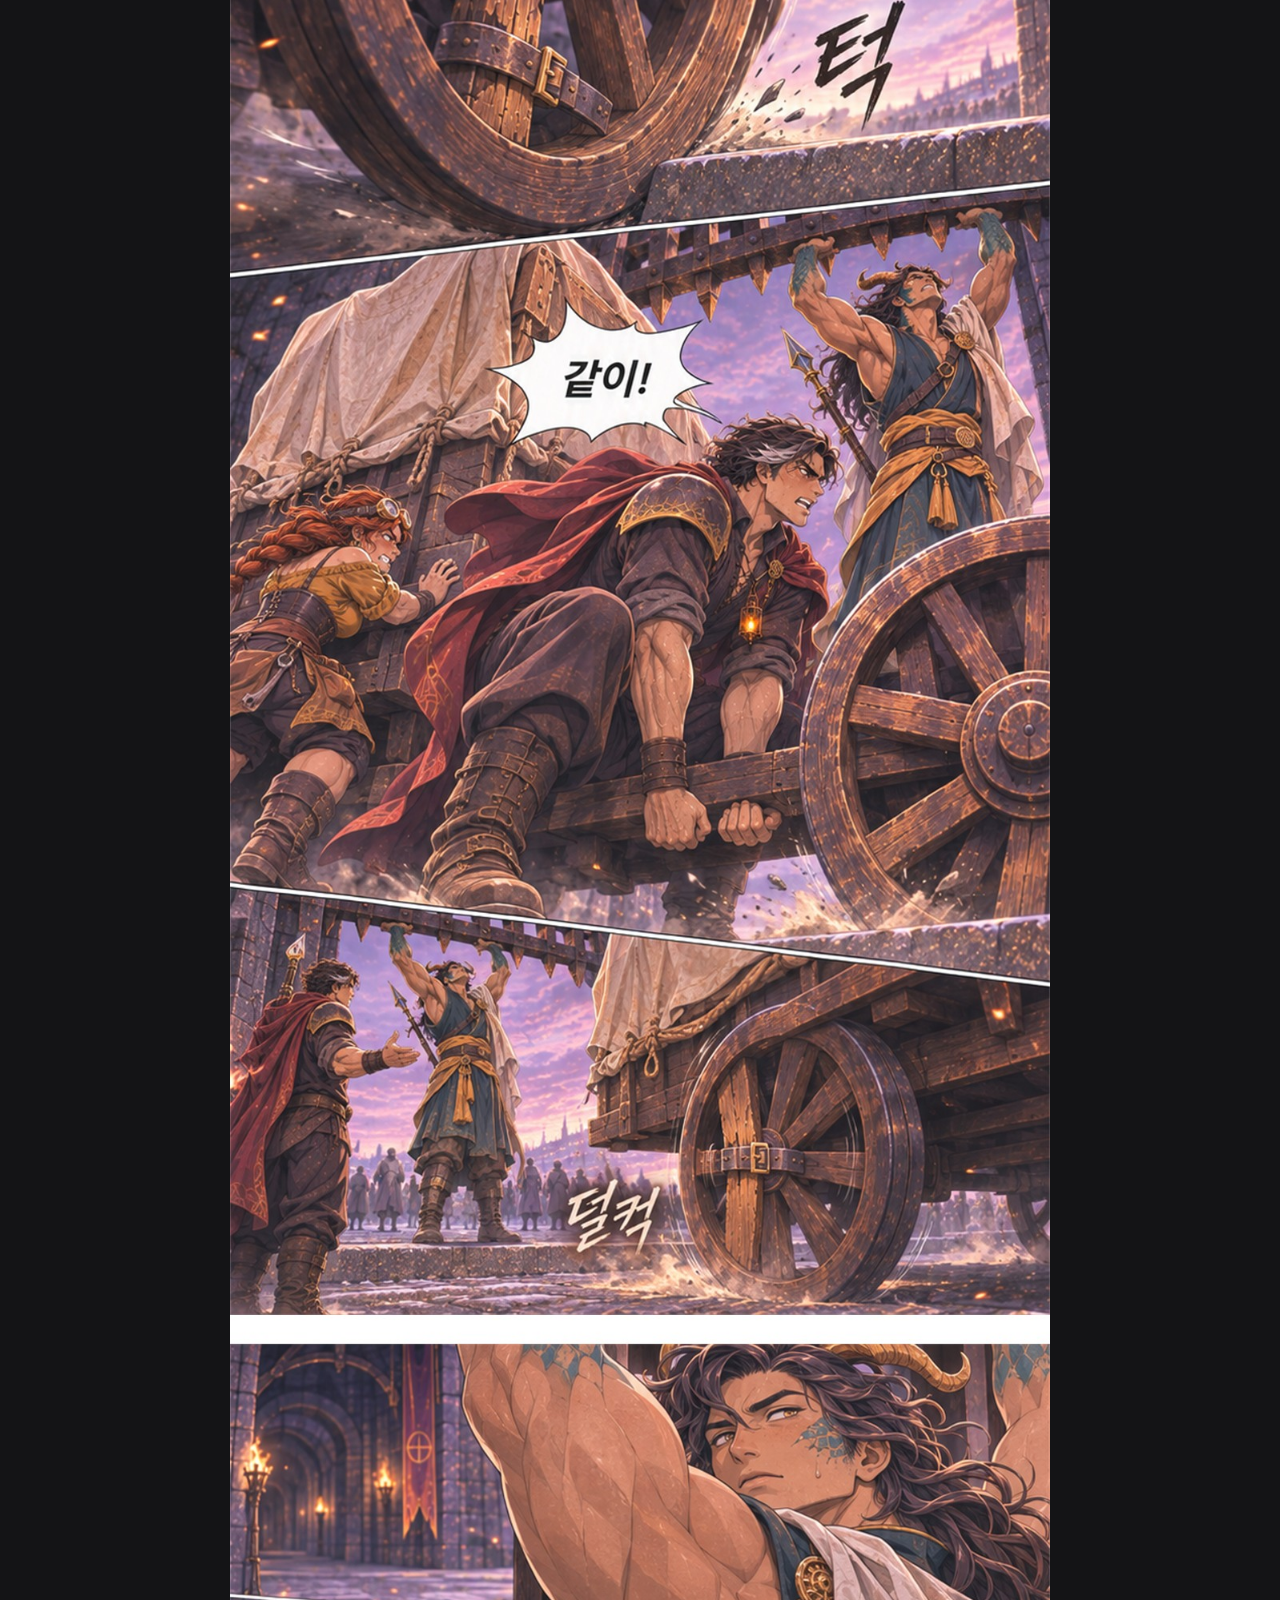
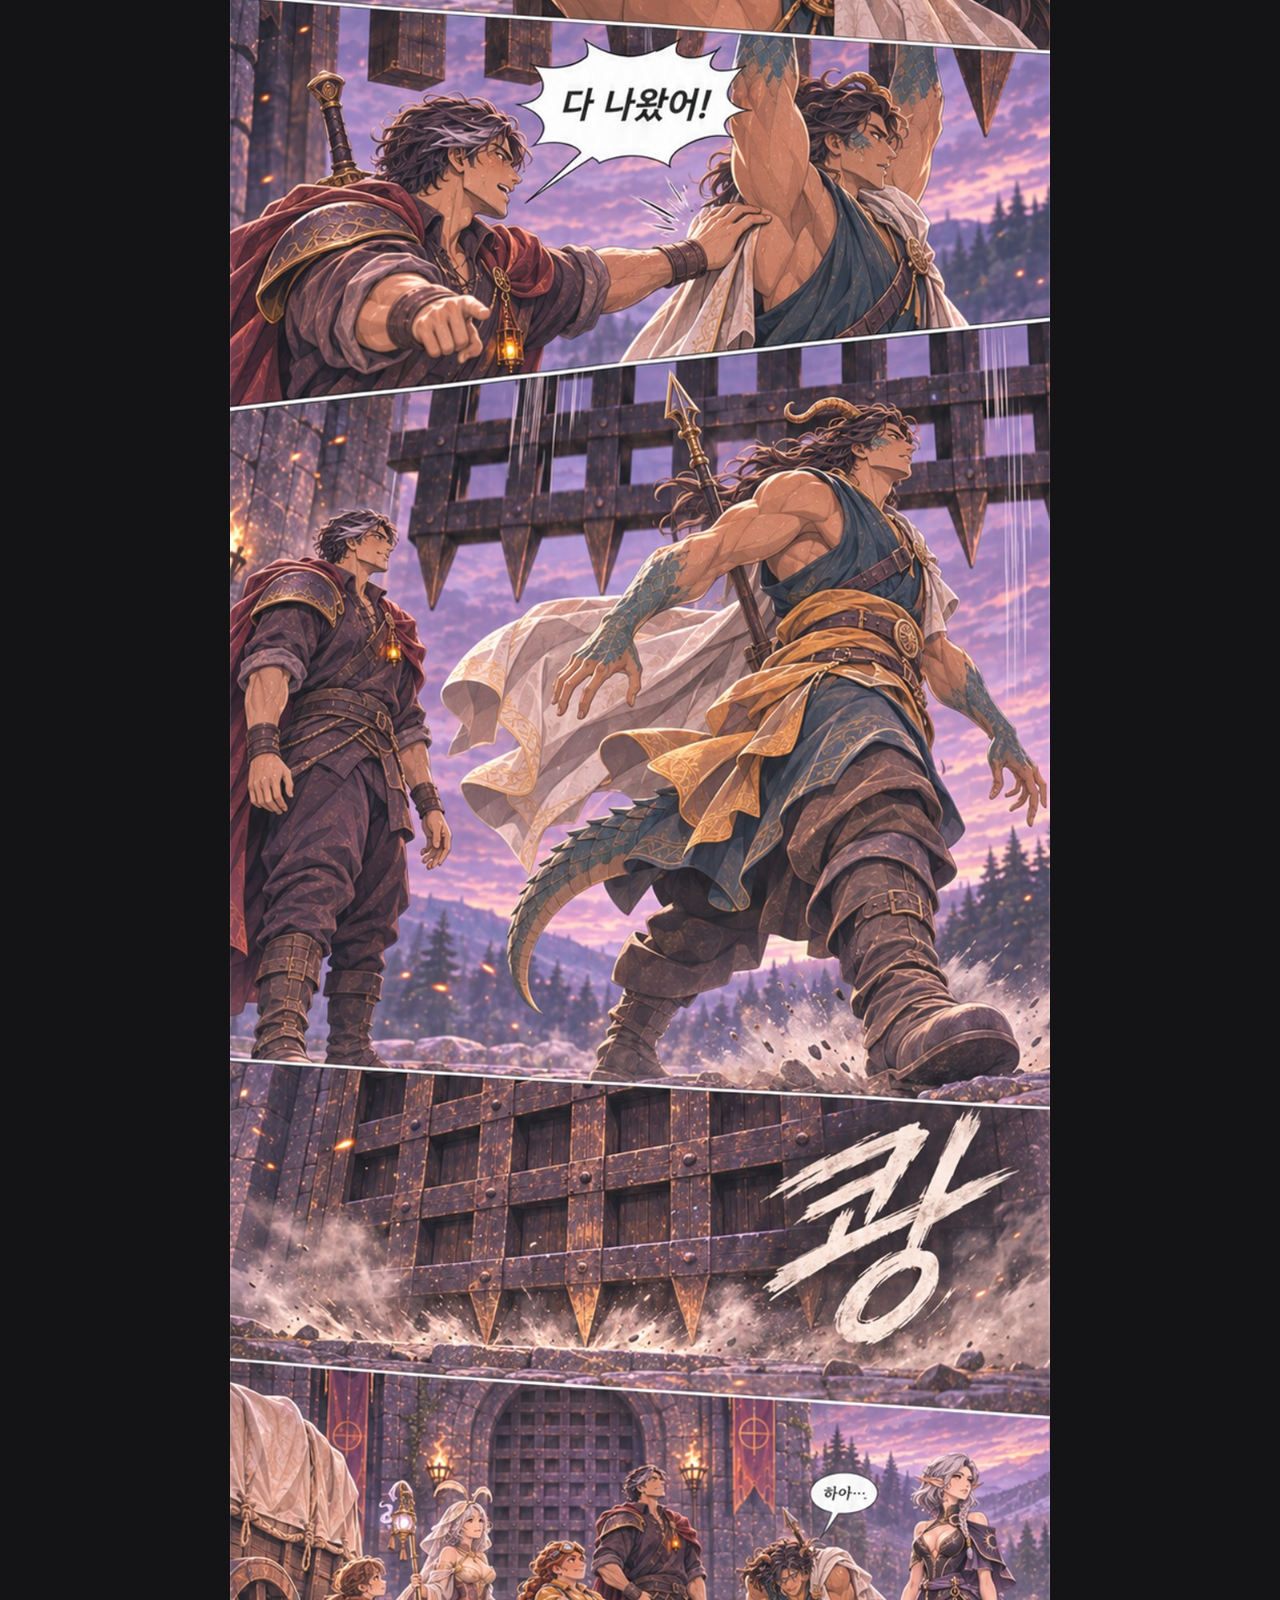
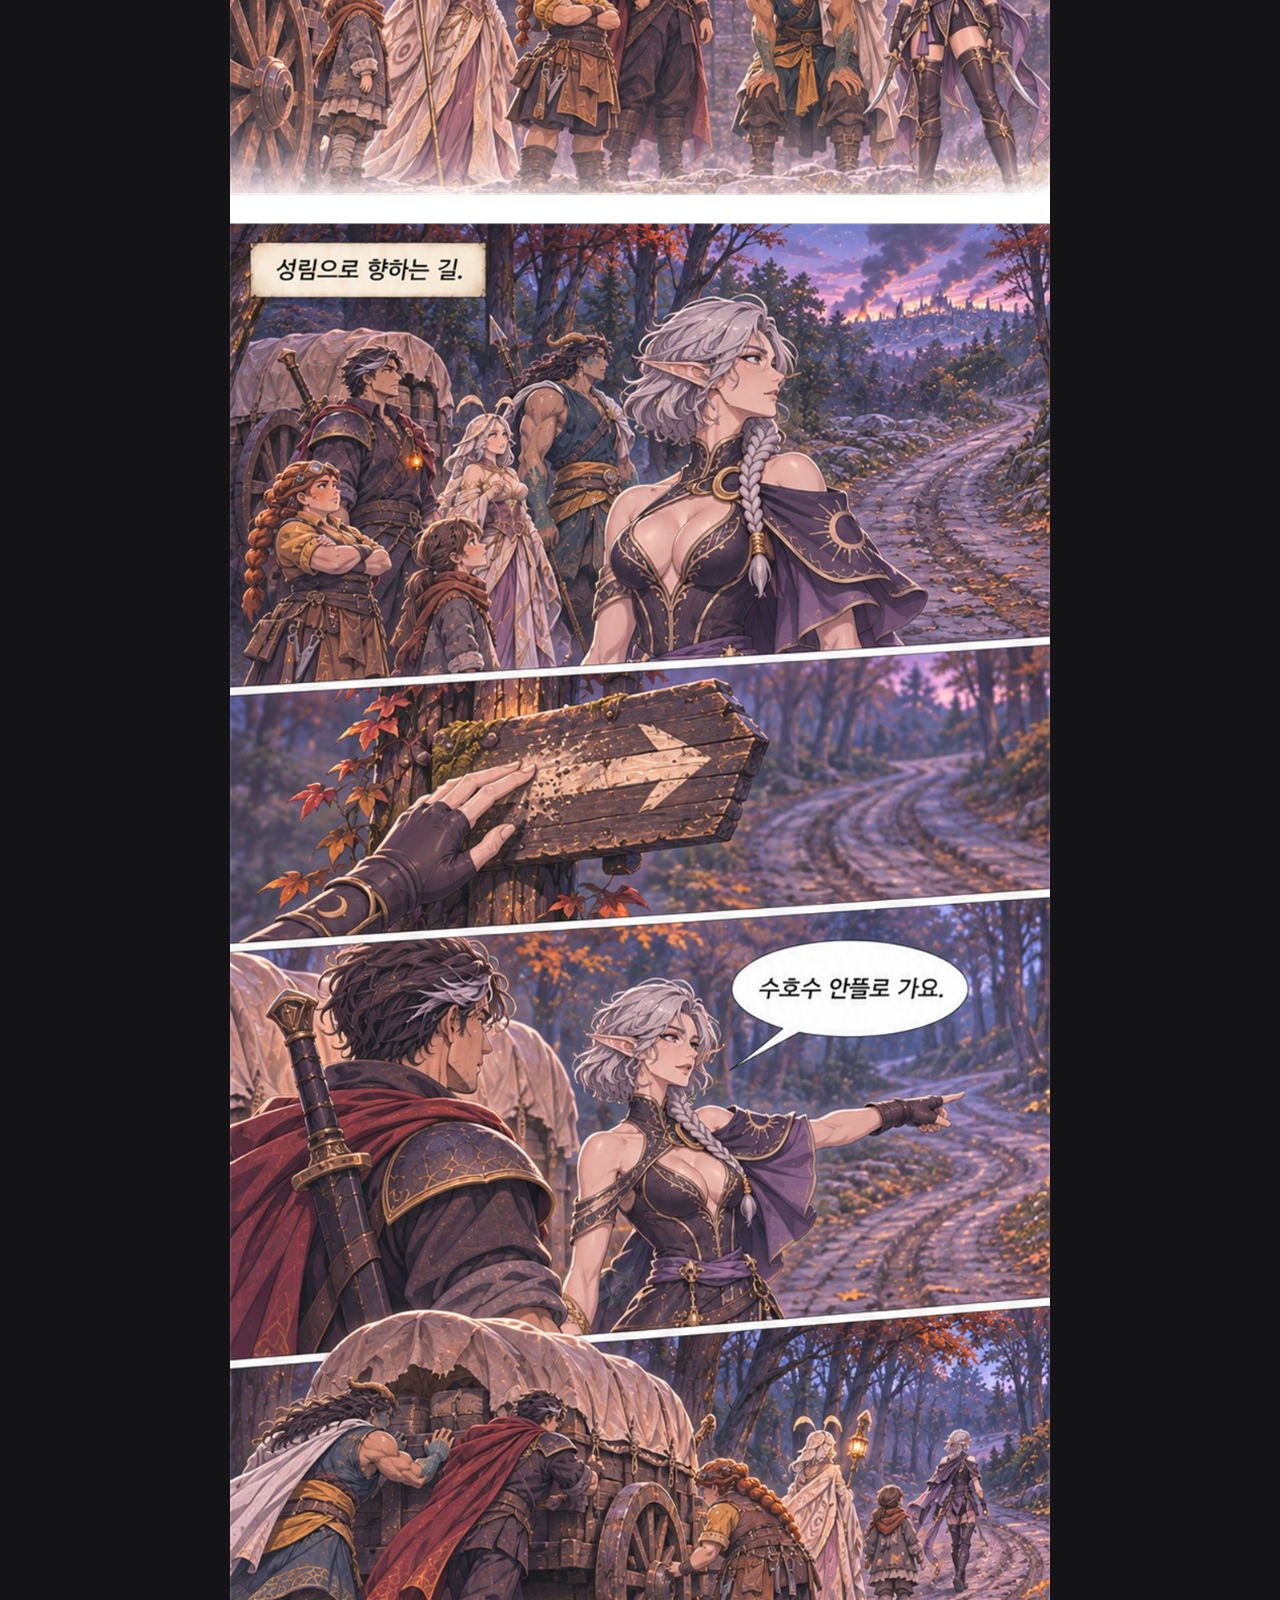
<file: ashen-oath/episode-001.html>
<!doctype html>
<html lang="ko">
<head>
<meta charset="utf-8">
<meta name="viewport" content="width=device-width,initial-scale=1">
<meta name="theme-color" content="#171719">
<meta name="description" content="불타는 왕도를 등진 행렬. 에드린은 마지막 왕명 앞에서 한 아이의 손을 잡는다.">
<title>1화 · 마지막 피난 행렬 · 잿빛 서약</title>
<link rel="preconnect" href="https://fonts.googleapis.com">
<link rel="preconnect" href="https://fonts.gstatic.com" crossorigin>
<link href="https://fonts.googleapis.com/css2?family=Noto+Sans+KR:wght@400;500;700&family=Noto+Serif+KR:wght@500&display=swap" rel="stylesheet">
<link rel="stylesheet" href="../css/style.css">
<link rel="icon" type="image/svg+xml" href="../favicon.svg">
<script>window.WEBTOON = {"seriesId": "ashen-oath", "seriesTitle": "잿빛 서약", "episodes": [{"number": 1, "title": "마지막 피난 행렬", "url": "episode-001.html", "kind": "episode", "displayTitle": "1화 · 마지막 피난 행렬", "shortLabel": "1화"}, {"number": 2, "title": "숲에 남은 수레", "url": "episode-002.html", "kind": "episode", "displayTitle": "2화 · 숲에 남은 수레", "shortLabel": "2화"}, {"number": 3, "title": "숲이 기억하는 이름", "url": "episode-003.html", "kind": "episode", "displayTitle": "3화 · 숲이 기억하는 이름", "shortLabel": "3화"}, {"number": 4, "title": "움켜쥔 손", "url": "episode-004.html", "kind": "episode", "displayTitle": "4화 · 움켜쥔 손", "shortLabel": "4화"}, {"number": 5, "title": "완치된 사람들", "url": "episode-005.html", "kind": "episode", "displayTitle": "5화 · 완치된 사람들", "shortLabel": "5화"}, {"number": 6, "title": "대답을 듣는 기도", "url": "episode-006.html", "kind": "episode", "displayTitle": "6화 · 대답을 듣는 기도", "shortLabel": "6화"}, {"number": 7, "title": "문밖의 손자국", "url": "episode-007.html", "kind": "episode", "displayTitle": "7화 · 문밖의 손자국", "shortLabel": "7화"}, {"number": 8, "title": "이번 교대는 끝이다", "url": "episode-008.html", "kind": "episode", "displayTitle": "8화 · 이번 교대는 끝이다", "shortLabel": "8화"}]};</script>
<script src="../js/app.js" defer></script>
</head>
<body class="reader">
<a class="skip-link" href="#reader-main">웹툰으로 건너뛰기</a>
<div class="reader-progress-track" aria-hidden="true"><div class="reader-progress-fill"></div></div>
<header class="reader-header">
  <div class="reader-title">
    <a class="brand" href="index.html" aria-label="잿빛 서약 홈"><svg viewBox="0 0 24 24" aria-hidden="true"><circle cx="12" cy="12" r="7"/><path d="M12 1v22M1 12h22"/></svg><span>잿빛 서약</span></a>
    <span class="current-title" data-current-title>1화 · 마지막 피난 행렬</span>
  </div>
  <nav class="reader-tools" aria-label="읽기 메뉴">
    <button class="icon-button" data-dialog="episodes-dialog" aria-label="회차 목록"><svg viewBox="0 0 24 24" aria-hidden="true"><path d="M7 6h14M7 12h14M7 18h14M3 6h.01M3 12h.01M3 18h.01"/></svg><span class="tool-label">회차 목록</span></button>
    <button class="icon-button" data-dialog="settings-dialog" aria-label="보기 설정"><svg viewBox="0 0 24 24" aria-hidden="true"><path d="M4 7h16M4 17h16"/><circle cx="9" cy="7" r="2.5" fill="currentColor"/><circle cx="15" cy="17" r="2.5" fill="currentColor"/></svg></button>
  </nav>
</header>
<main id="reader-main" class="reader-main">
  <article class="chapter" id="ep-1" data-episode="1" aria-label="1화 · 마지막 피난 행렬">
    <h1 class="sr-only">1화 · 마지막 피난 행렬</h1>
    
    <div class="episode-art"><img src="../assets/ashen-oath/episodes/001/000.jpg" decoding="async" width="1024" height="2048" loading="eager" fetchpriority="high" alt="1화 원고 1 / 14"><img src="../assets/ashen-oath/episodes/001/001.jpg" decoding="async" width="1024" height="2048" loading="eager" fetchpriority="high" alt="1화 원고 2 / 14"><img src="../assets/ashen-oath/episodes/001/002.jpg" decoding="async" width="1024" height="2048" loading="lazy" alt="1화 원고 3 / 14"><img src="../assets/ashen-oath/episodes/001/003.jpg" decoding="async" width="1024" height="2048" loading="lazy" alt="1화 원고 4 / 14"><img src="../assets/ashen-oath/episodes/001/004.jpg" decoding="async" width="1024" height="2048" loading="lazy" alt="1화 원고 5 / 14"><img src="../assets/ashen-oath/episodes/001/005.jpg" decoding="async" width="1024" height="2048" loading="lazy" alt="1화 원고 6 / 14"><img src="../assets/ashen-oath/episodes/001/006.jpg" decoding="async" width="1024" height="2048" loading="lazy" alt="1화 원고 7 / 14"><img src="../assets/ashen-oath/episodes/001/007.jpg" decoding="async" width="1024" height="2048" loading="lazy" alt="1화 원고 8 / 14"><img src="../assets/ashen-oath/episodes/001/008.jpg" decoding="async" width="1024" height="2048" loading="lazy" alt="1화 원고 9 / 14"><img src="../assets/ashen-oath/episodes/001/009.jpg" decoding="async" width="1024" height="2048" loading="lazy" alt="1화 원고 10 / 14"><img src="../assets/ashen-oath/episodes/001/010.jpg" decoding="async" width="1024" height="2048" loading="lazy" alt="1화 원고 11 / 14"><img src="../assets/ashen-oath/episodes/001/011.jpg" decoding="async" width="1024" height="2048" loading="lazy" alt="1화 원고 12 / 14"><img src="../assets/ashen-oath/episodes/001/012.jpg" decoding="async" width="1024" height="2048" loading="lazy" alt="1화 원고 13 / 14"><img src="../assets/ashen-oath/episodes/001/013.jpg" decoding="async" width="1024" height="1907" loading="lazy" alt="1화 원고 14 / 14"></div>
    <footer class="chapter-end">
      <span class="small-caps">EPISODE 01 · END</span>
      <h2>마지막 피난 행렬</h2>
      <p>다음 화에서 이야기가 이어집니다.</p>
      <div class="end-actions">
        <a class="button button-primary" href="episode-002.html" data-episode-link="2">2화로 이어 읽기 <svg viewBox="0 0 24 24" aria-hidden="true"><path d="M12 4v16m-6-6 6 6 6-6"/></svg></a>
        <a class="button" href="index.html#episodes">회차 목록</a>
      </div>
    </footer>
  </article>
</main>
<nav class="reading-dock" aria-label="회차 이동">
  <button class="icon-button" data-prev aria-label="이전 화" disabled><svg viewBox="0 0 24 24" aria-hidden="true"><path d="m14 6-6 6 6 6"/></svg></button>
  <span class="dock-status"><strong data-dock-episode>1화</strong><span data-dock-progress>0%</span></span>
  <button class="icon-button" data-next aria-label="다음 화"><svg viewBox="0 0 24 24" aria-hidden="true"><path d="M5 12h14M13 6l6 6-6 6"/></svg></button>
  <button class="icon-button" data-bookmark aria-label="읽던 위치 저장"><svg viewBox="0 0 24 24" aria-hidden="true"><path d="M6 3h12v18l-6-4-6 4Z"/></svg></button>
  <button class="icon-button" data-top aria-label="현재 회차 처음으로"><svg viewBox="0 0 24 24" aria-hidden="true"><path d="m6 14 6-6 6 6"/></svg></button>
</nav>
<button class="focus-toggle" data-focus aria-label="집중해서 읽기" aria-pressed="false"><svg viewBox="0 0 24 24" aria-hidden="true"><path d="M8 3H3v5M16 3h5v5M3 16v5h5M21 16v5h-5"/><circle cx="12" cy="12" r="2"/></svg></button>
<dialog id="episodes-dialog" aria-labelledby="episode-dialog-title">
  <div class="dialog-header"><h2 id="episode-dialog-title">회차 목록</h2>
    <button class="icon-button" data-close-dialog aria-label="회차 목록 닫기"><svg viewBox="0 0 24 24" aria-hidden="true"><path d="m6 6 12 12M18 6 6 18"/></svg></button>
  </div>
  <div class="dialog-content">
    <a class="dialog-episode" data-episode-link="1" href="episode-001.html"><img src="../assets/ashen-oath/covers/01.jpg" width="66" height="75" alt="" loading="lazy"><span><small>1화</small><strong>마지막 피난 행렬</strong></span></a><a class="dialog-episode" data-episode-link="2" href="episode-002.html"><img src="../assets/ashen-oath/covers/02.jpg" width="66" height="75" alt="" loading="lazy"><span><small>2화</small><strong>숲에 남은 수레</strong></span></a><a class="dialog-episode" data-episode-link="3" href="episode-003.html"><img src="../assets/ashen-oath/covers/03.jpg" width="66" height="75" alt="" loading="lazy"><span><small>3화</small><strong>숲이 기억하는 이름</strong></span></a><a class="dialog-episode" data-episode-link="4" href="episode-004.html"><img src="../assets/ashen-oath/covers/04.jpg" width="66" height="75" alt="" loading="lazy"><span><small>4화</small><strong>움켜쥔 손</strong></span></a><a class="dialog-episode" data-episode-link="5" href="episode-005.html"><img src="../assets/ashen-oath/covers/05.jpg" width="66" height="75" alt="" loading="lazy"><span><small>5화</small><strong>완치된 사람들</strong></span></a><a class="dialog-episode" data-episode-link="6" href="episode-006.html"><img src="../assets/ashen-oath/covers/06.jpg" width="66" height="75" alt="" loading="lazy"><span><small>6화</small><strong>대답을 듣는 기도</strong></span></a><a class="dialog-episode" data-episode-link="7" href="episode-007.html"><img src="../assets/ashen-oath/covers/07.jpg" width="66" height="75" alt="" loading="lazy"><span><small>7화</small><strong>문밖의 손자국</strong></span></a><a class="dialog-episode" data-episode-link="8" href="episode-008.html"><img src="../assets/ashen-oath/covers/08.jpg" width="66" height="75" alt="" loading="lazy"><span><small>8화</small><strong>이번 교대는 끝이다</strong></span></a>
    <a class="dialog-home" href="index.html">작품 소개로 돌아가기</a>
  </div>
</dialog>
<dialog id="settings-dialog" aria-labelledby="settings-title">
  <div class="dialog-header"><h2 id="settings-title">보기 설정</h2>
    <button class="icon-button" data-close-dialog aria-label="보기 설정 닫기"><svg viewBox="0 0 24 24" aria-hidden="true"><path d="m6 6 12 12M18 6 6 18"/></svg></button>
  </div>
  <div class="dialog-content">
    <fieldset class="settings-field"><legend>주변 배경</legend>
      <div class="choice-group">
        <label class="choice"><input type="radio" name="backdrop" value="dark" checked><span>어둡게</span></label>
        <label class="choice"><input type="radio" name="backdrop" value="light"><span>밝게</span></label>
      </div>
    </fieldset>
    <fieldset class="settings-field"><legend>원고 너비</legend>
      <div class="choice-group">
        <label class="choice"><input type="radio" name="width" value="820" checked><span>기본</span></label>
        <label class="choice"><input type="radio" name="width" value="1024"><span>넓게</span></label>
      </div>
    </fieldset>
    <p class="settings-note">읽던 위치와 보기 설정은 이 브라우저에 저장됩니다.</p>
  </div>
</dialog>
<div class="toast" role="status" aria-live="polite" hidden></div>
</body></html>
</file>
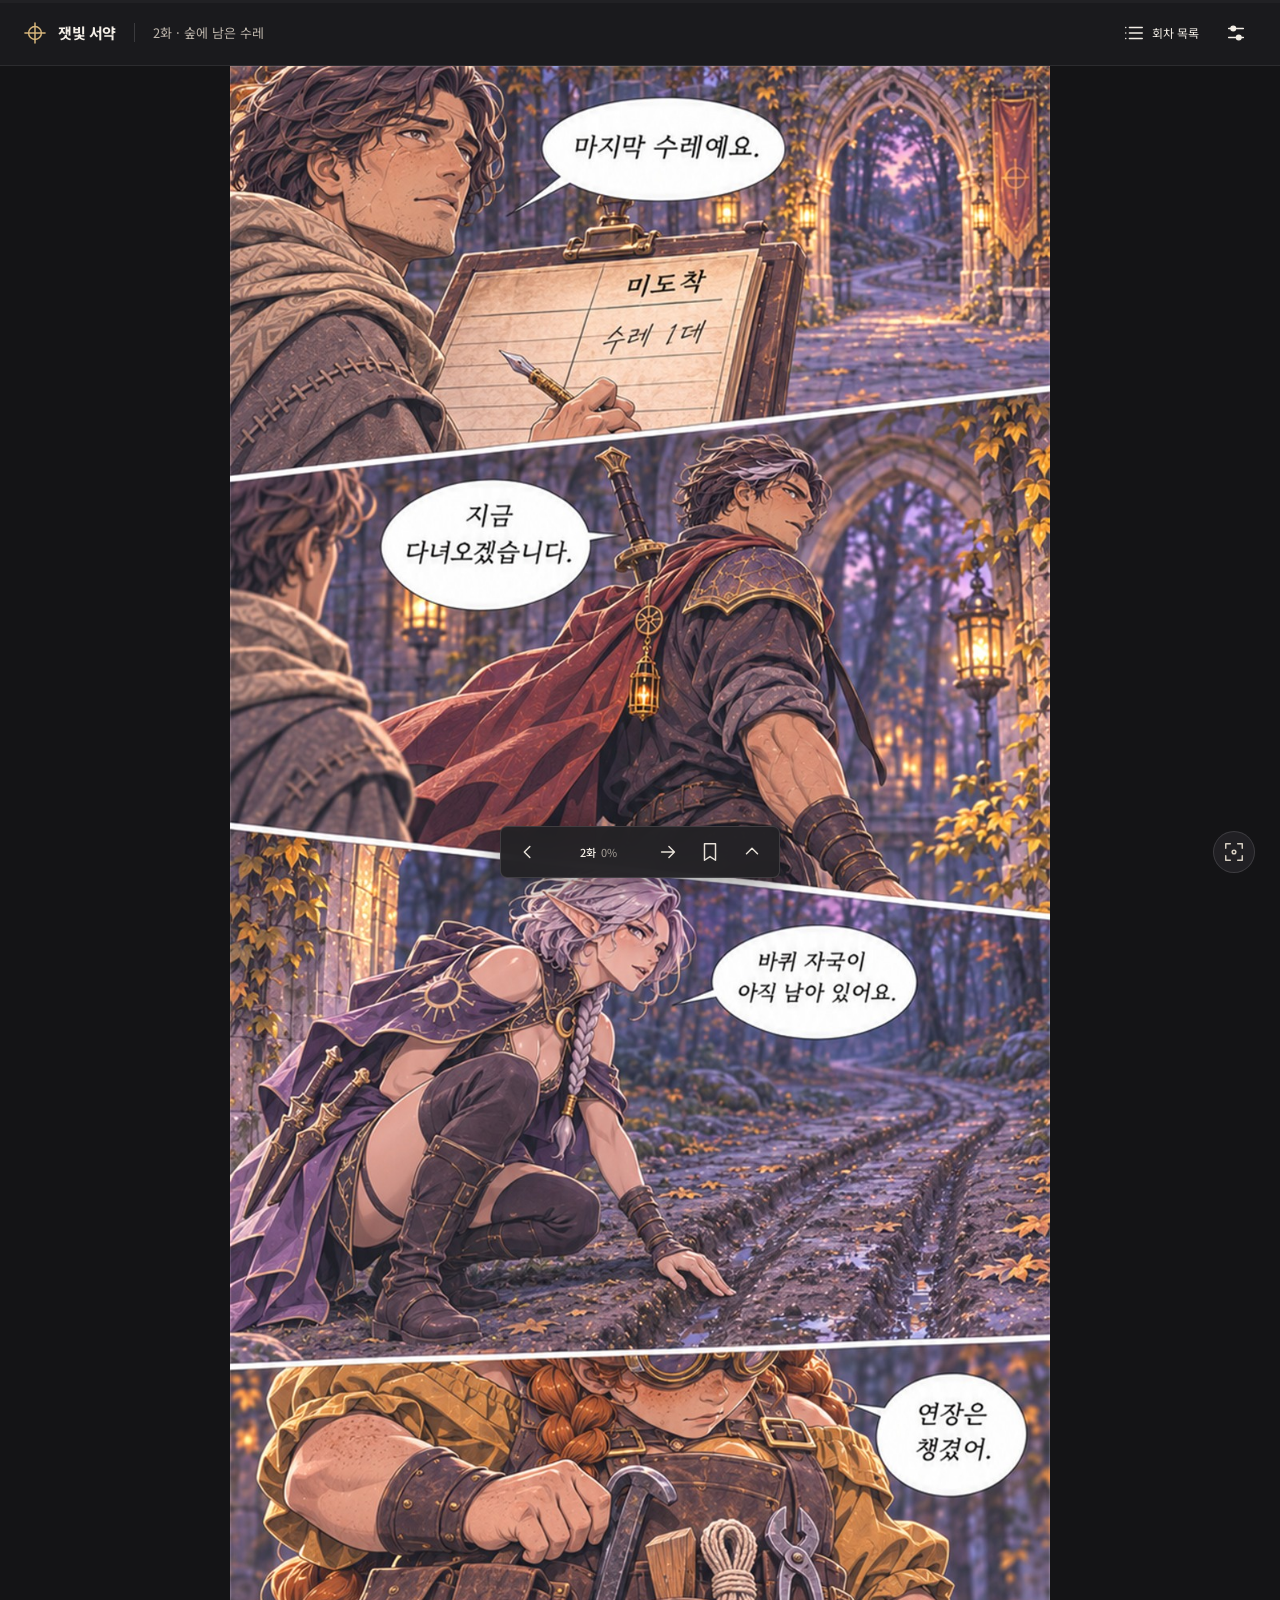
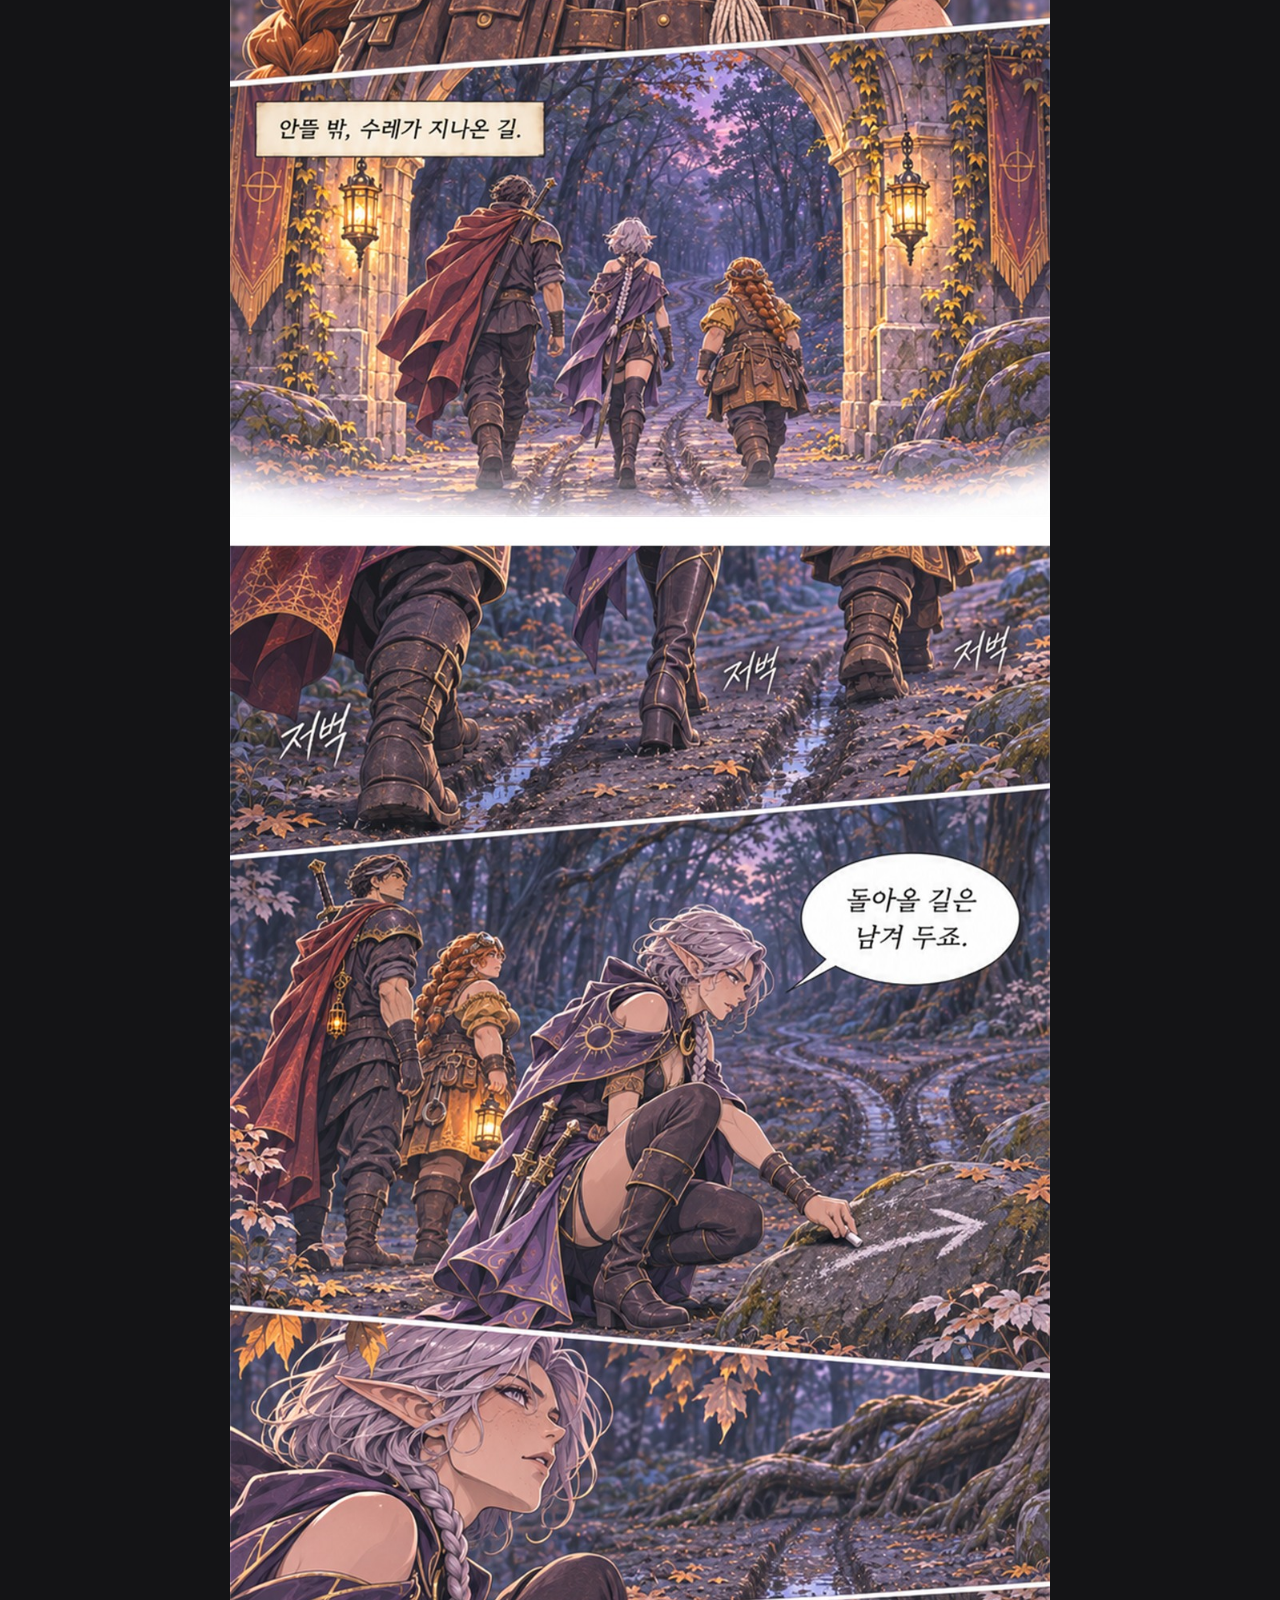
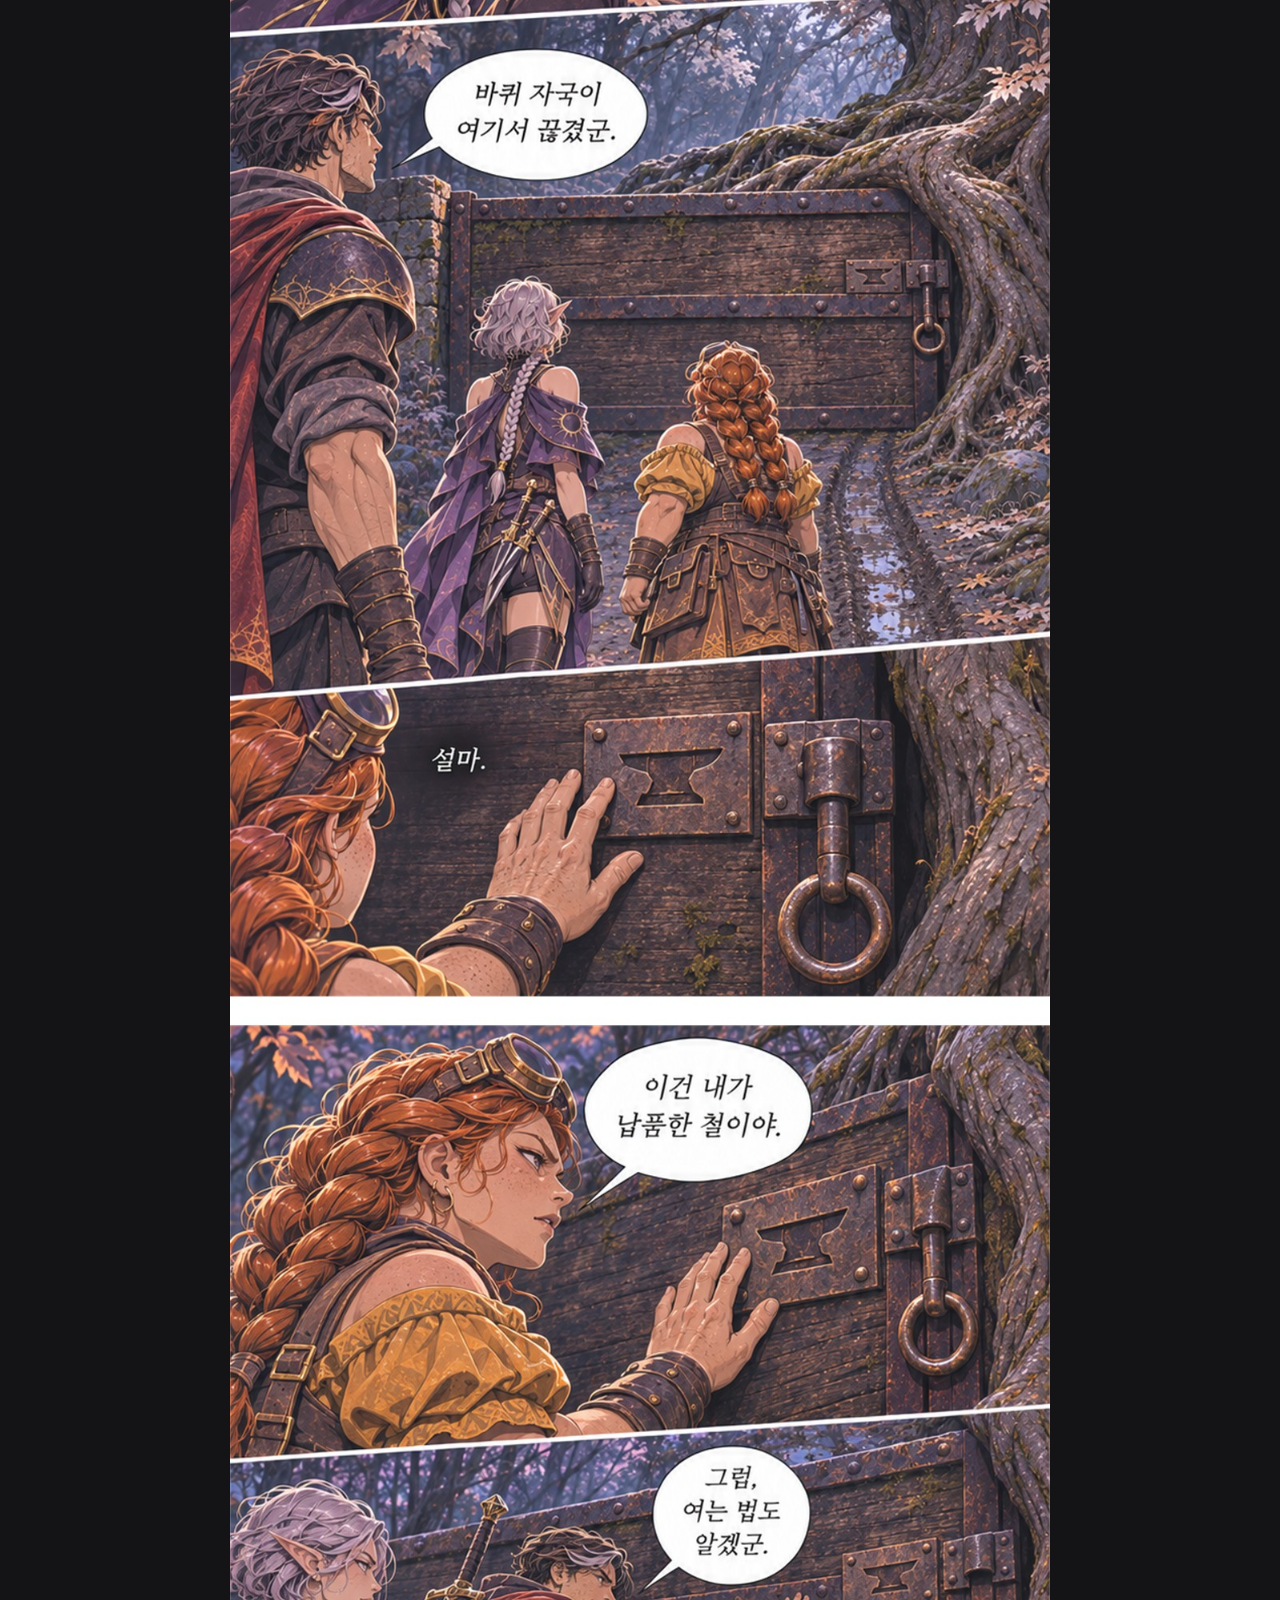
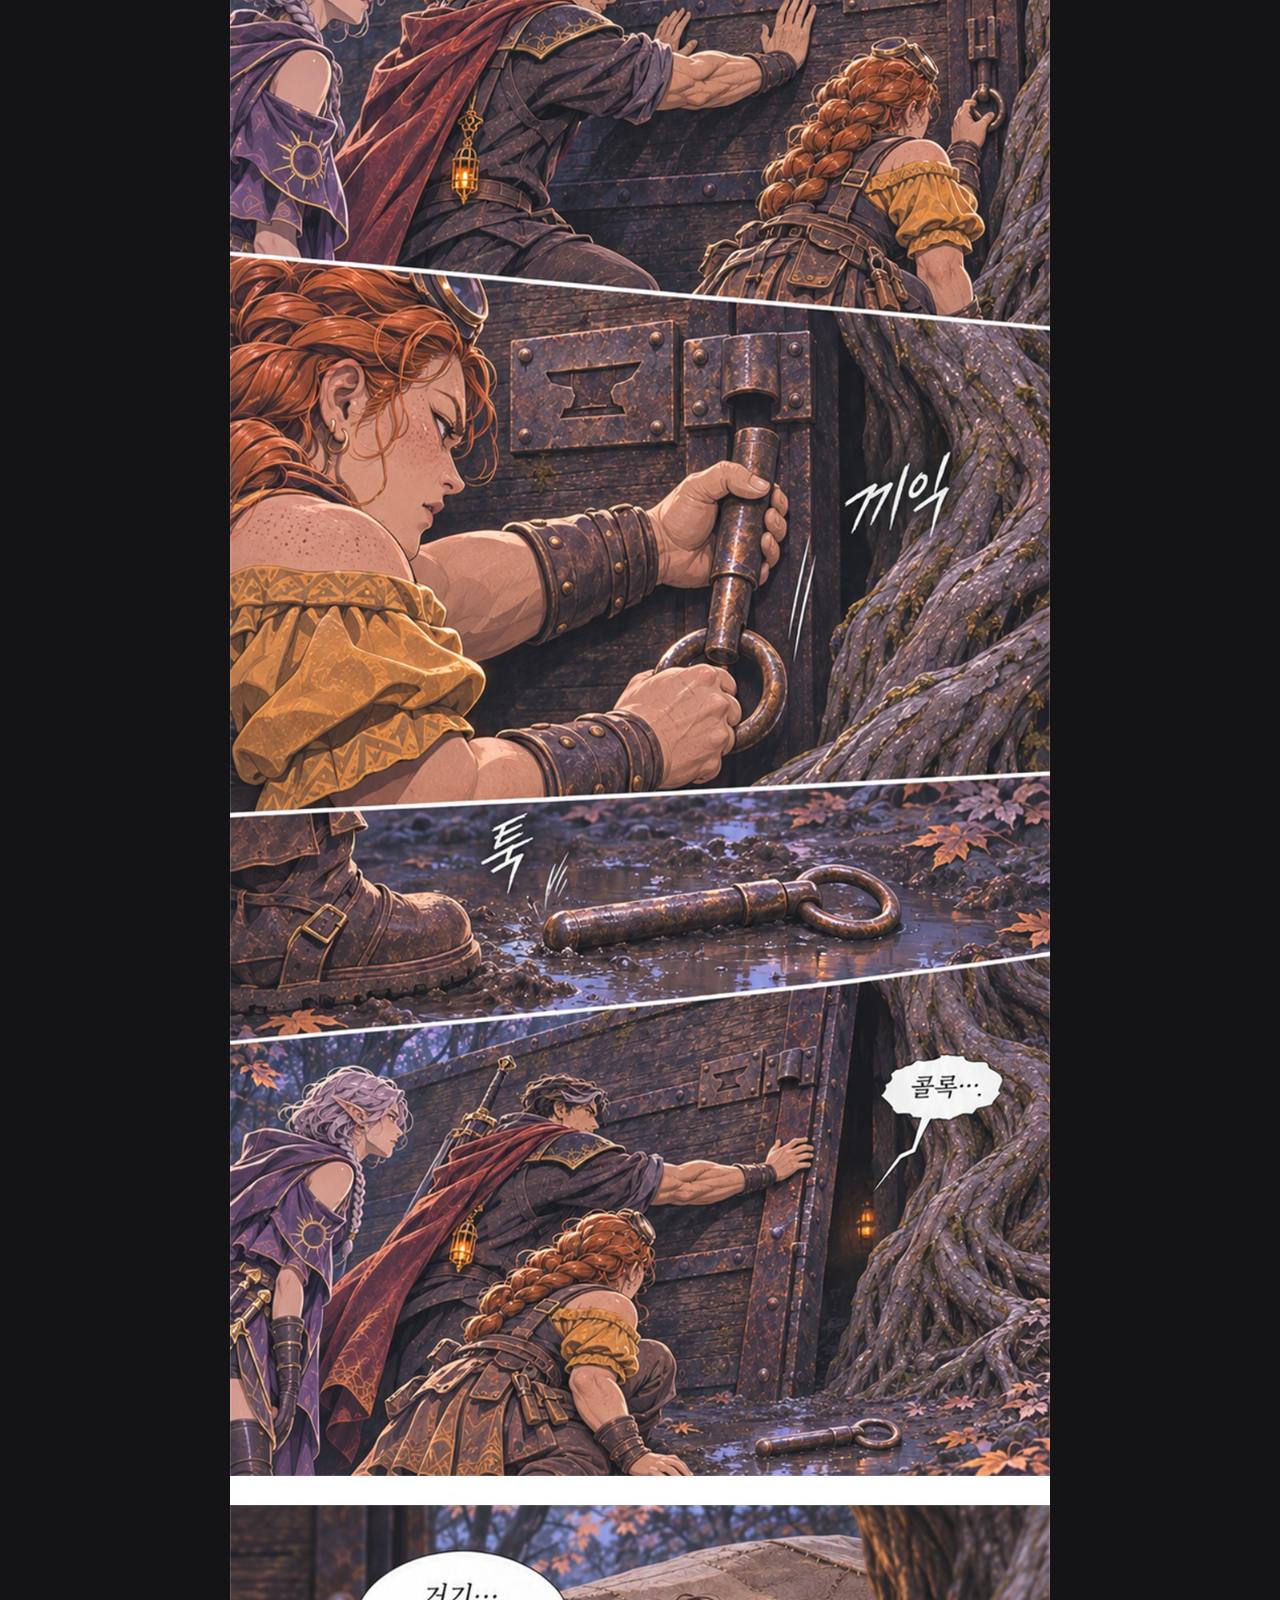
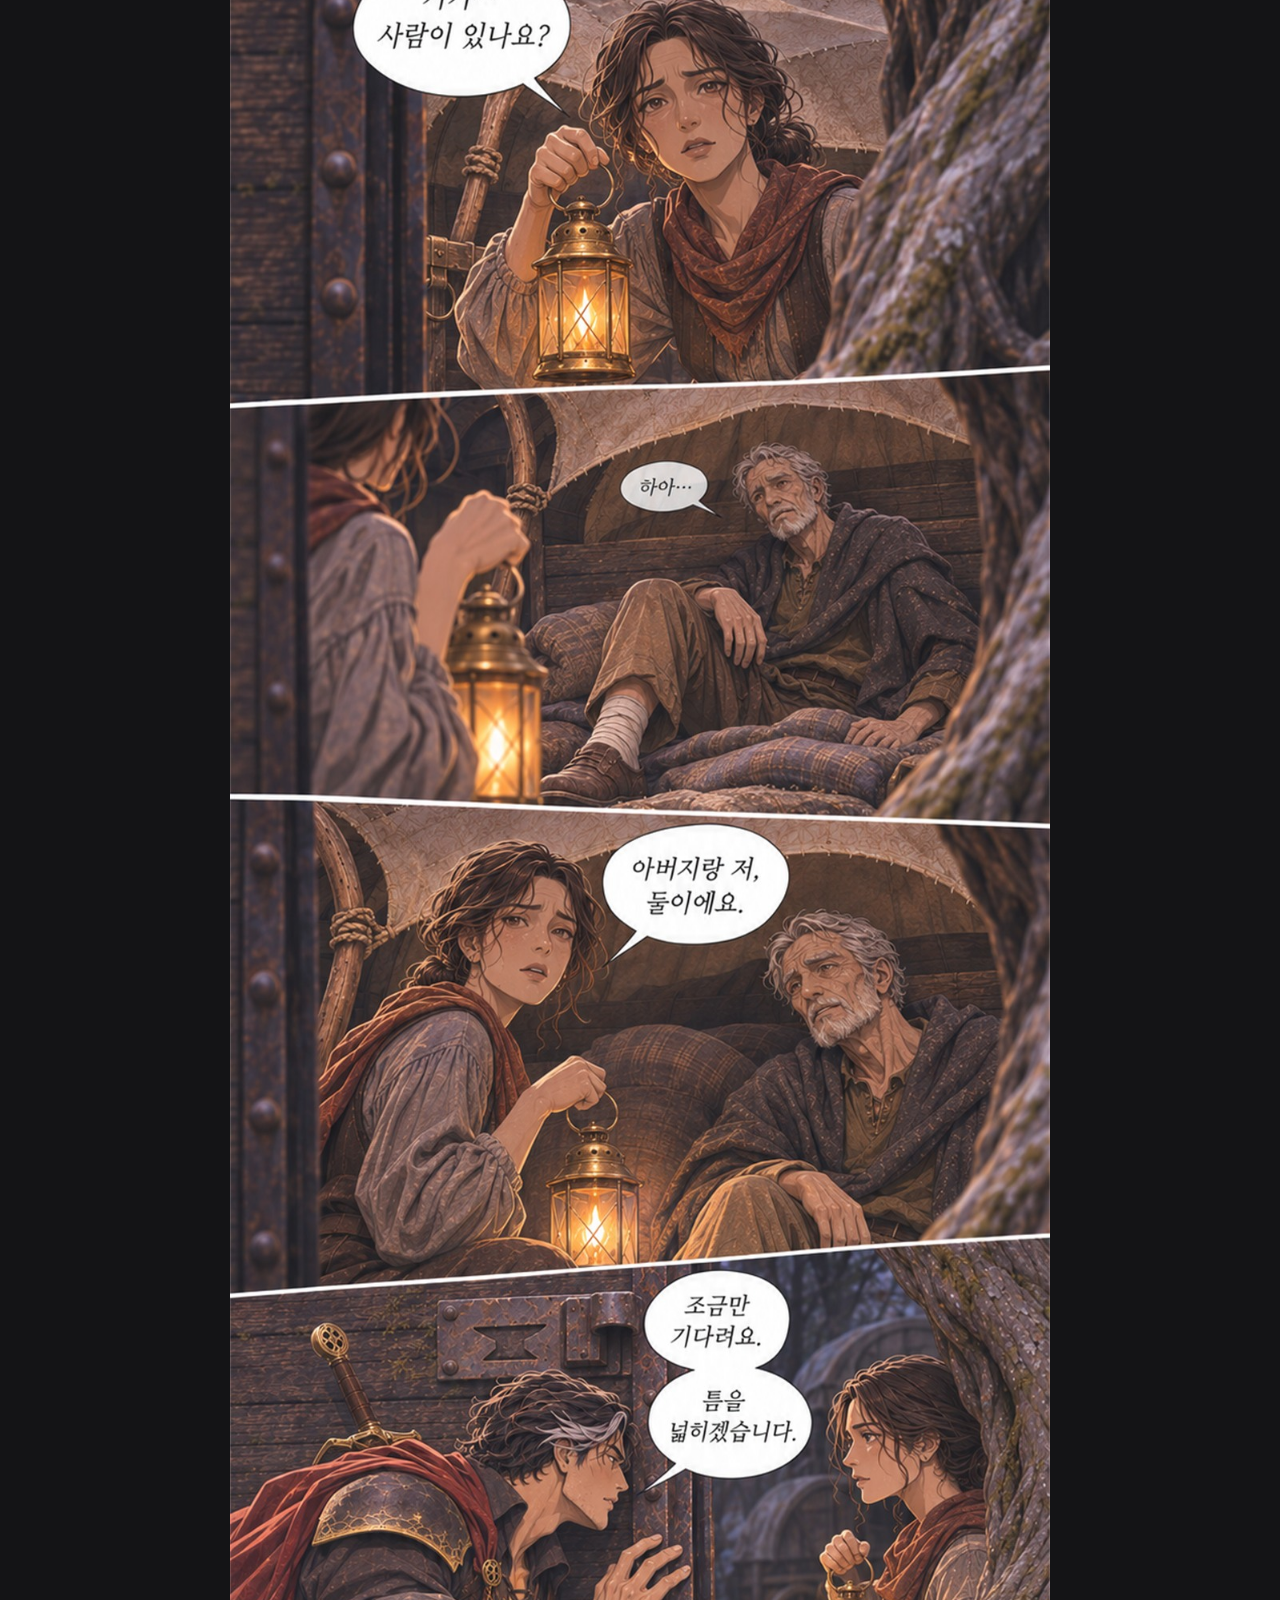
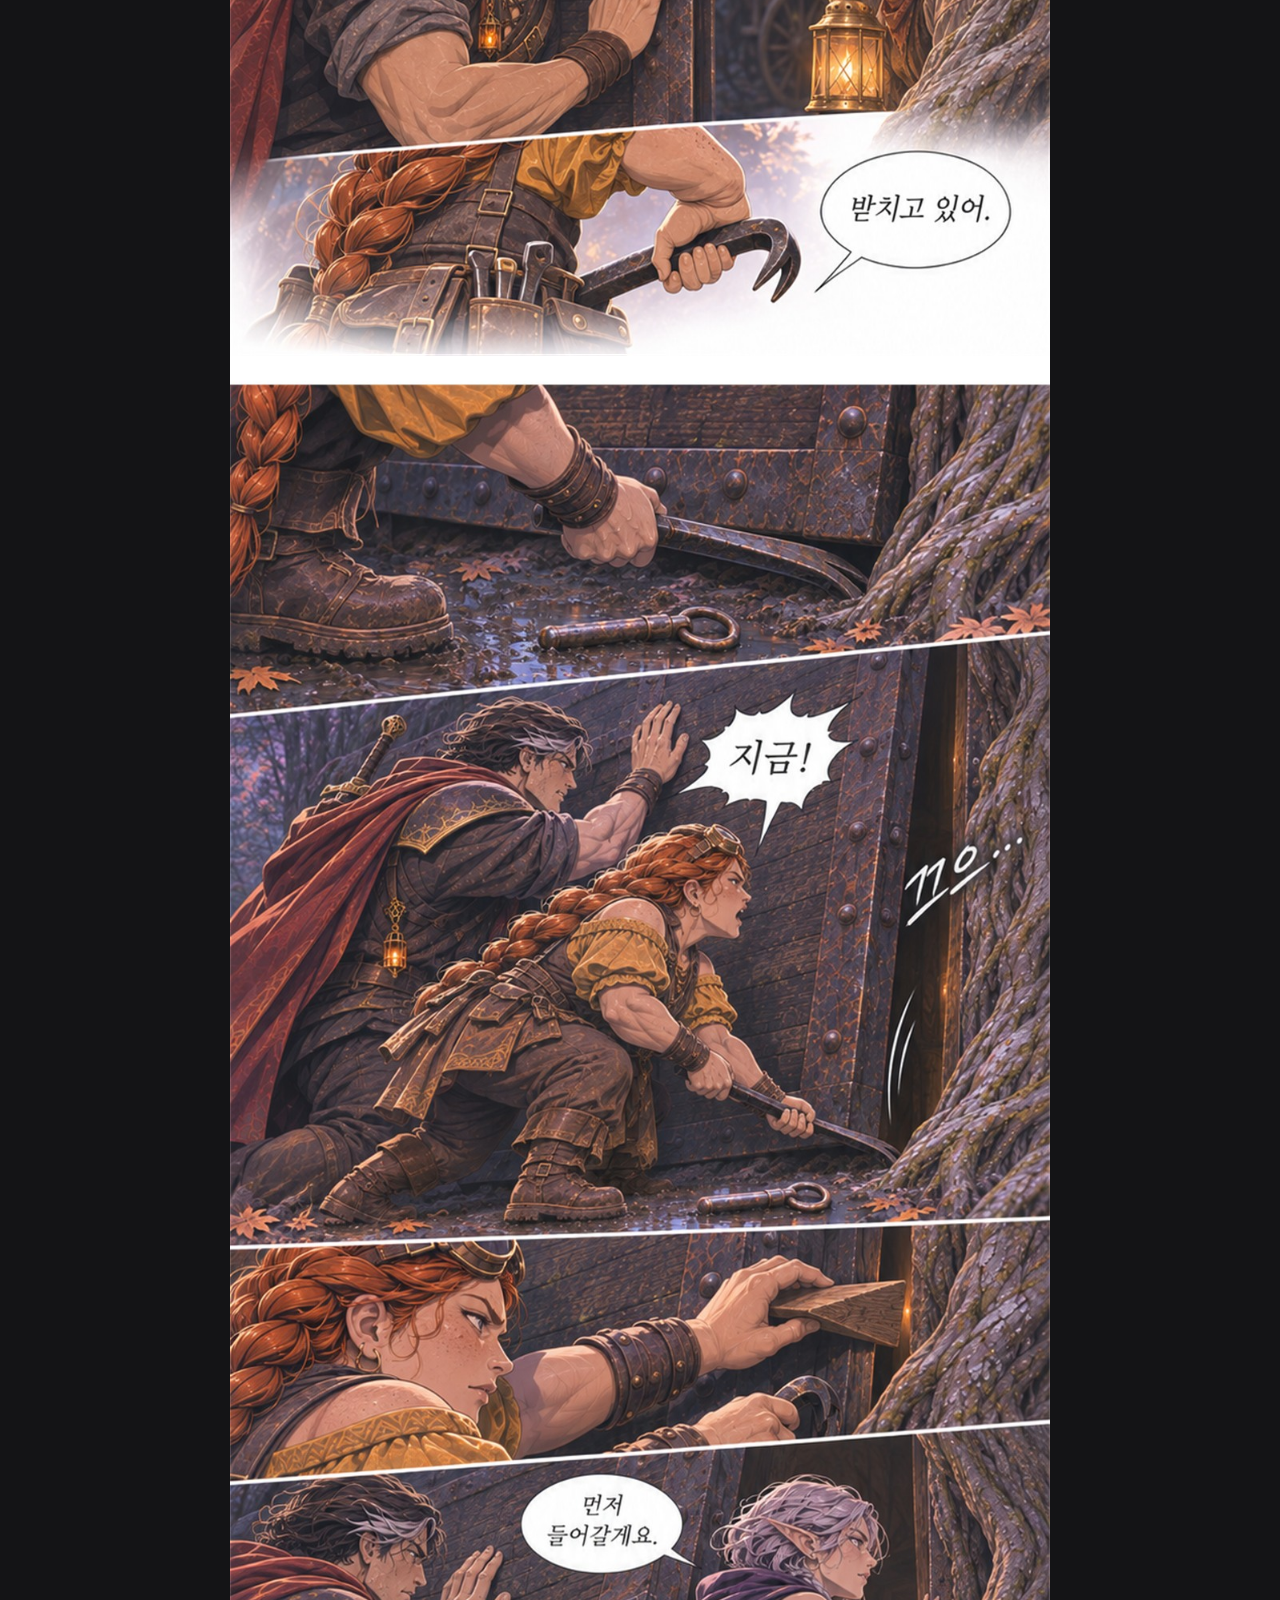
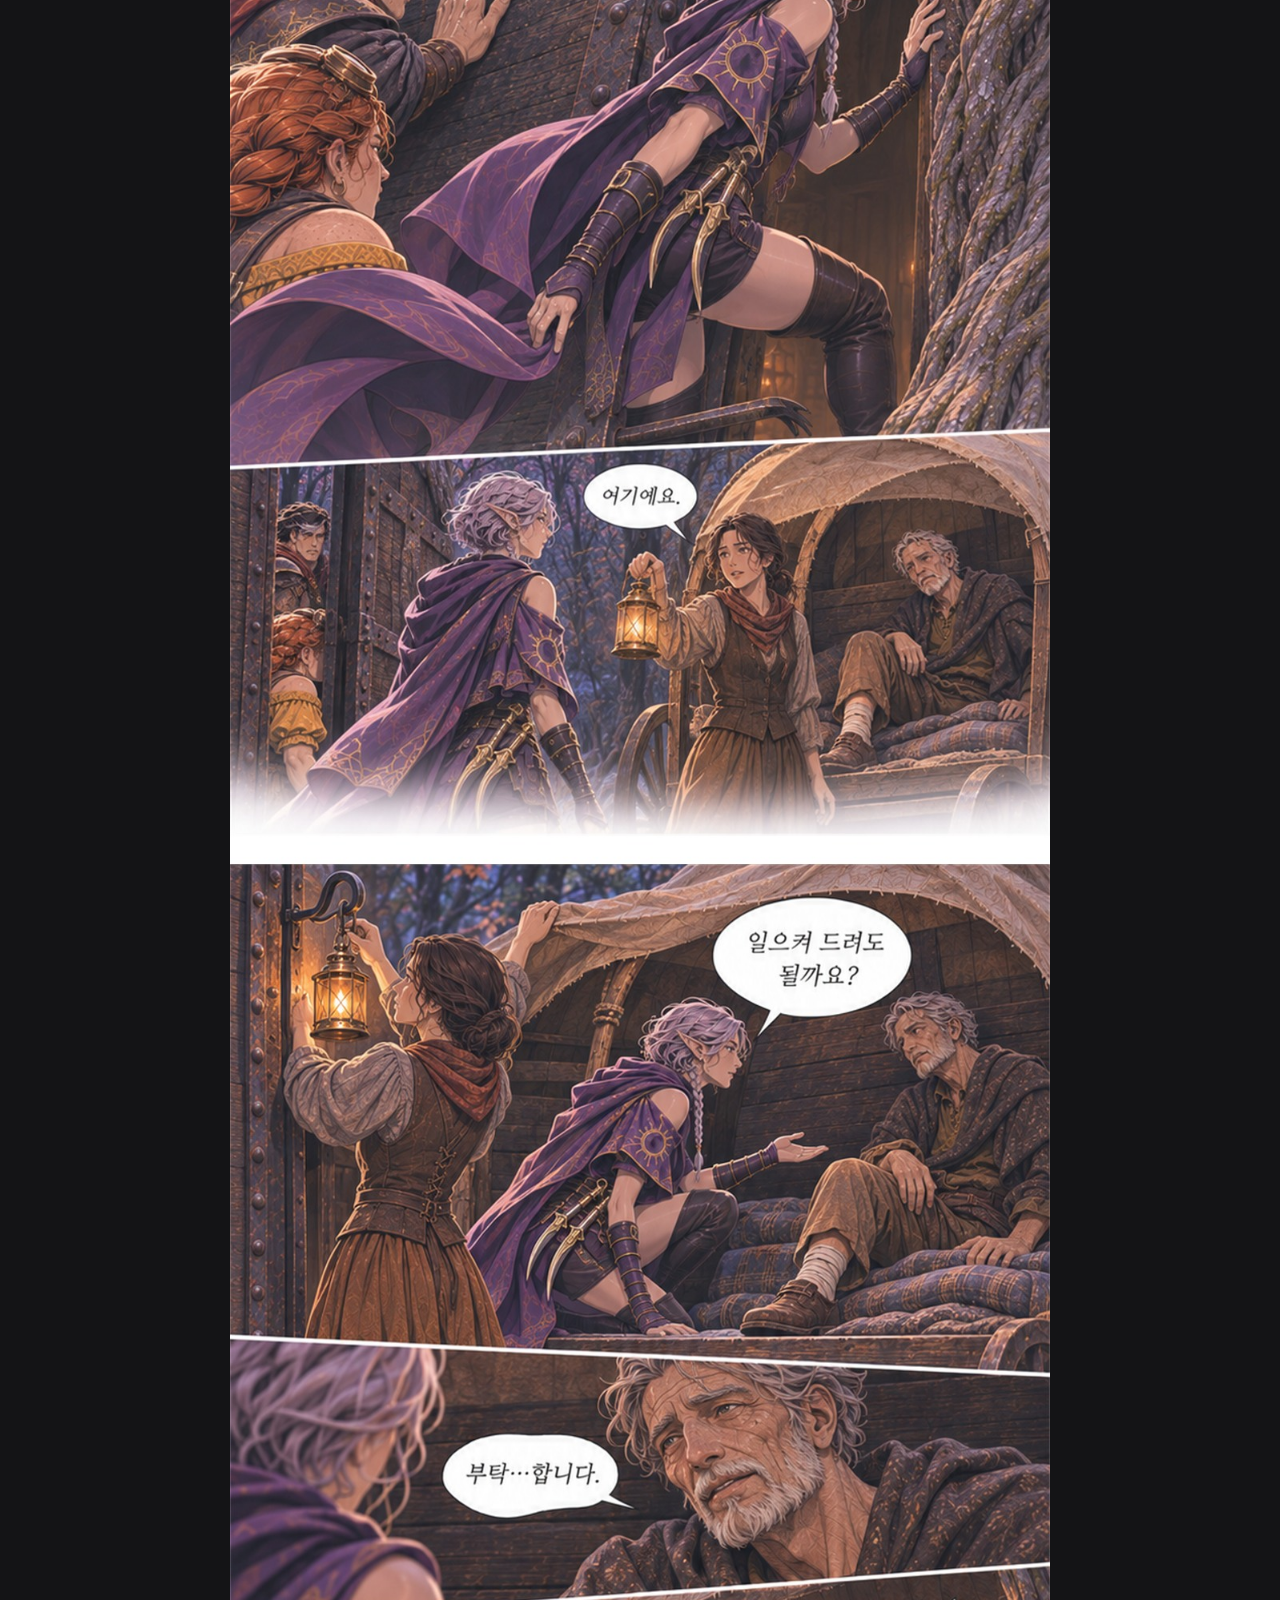
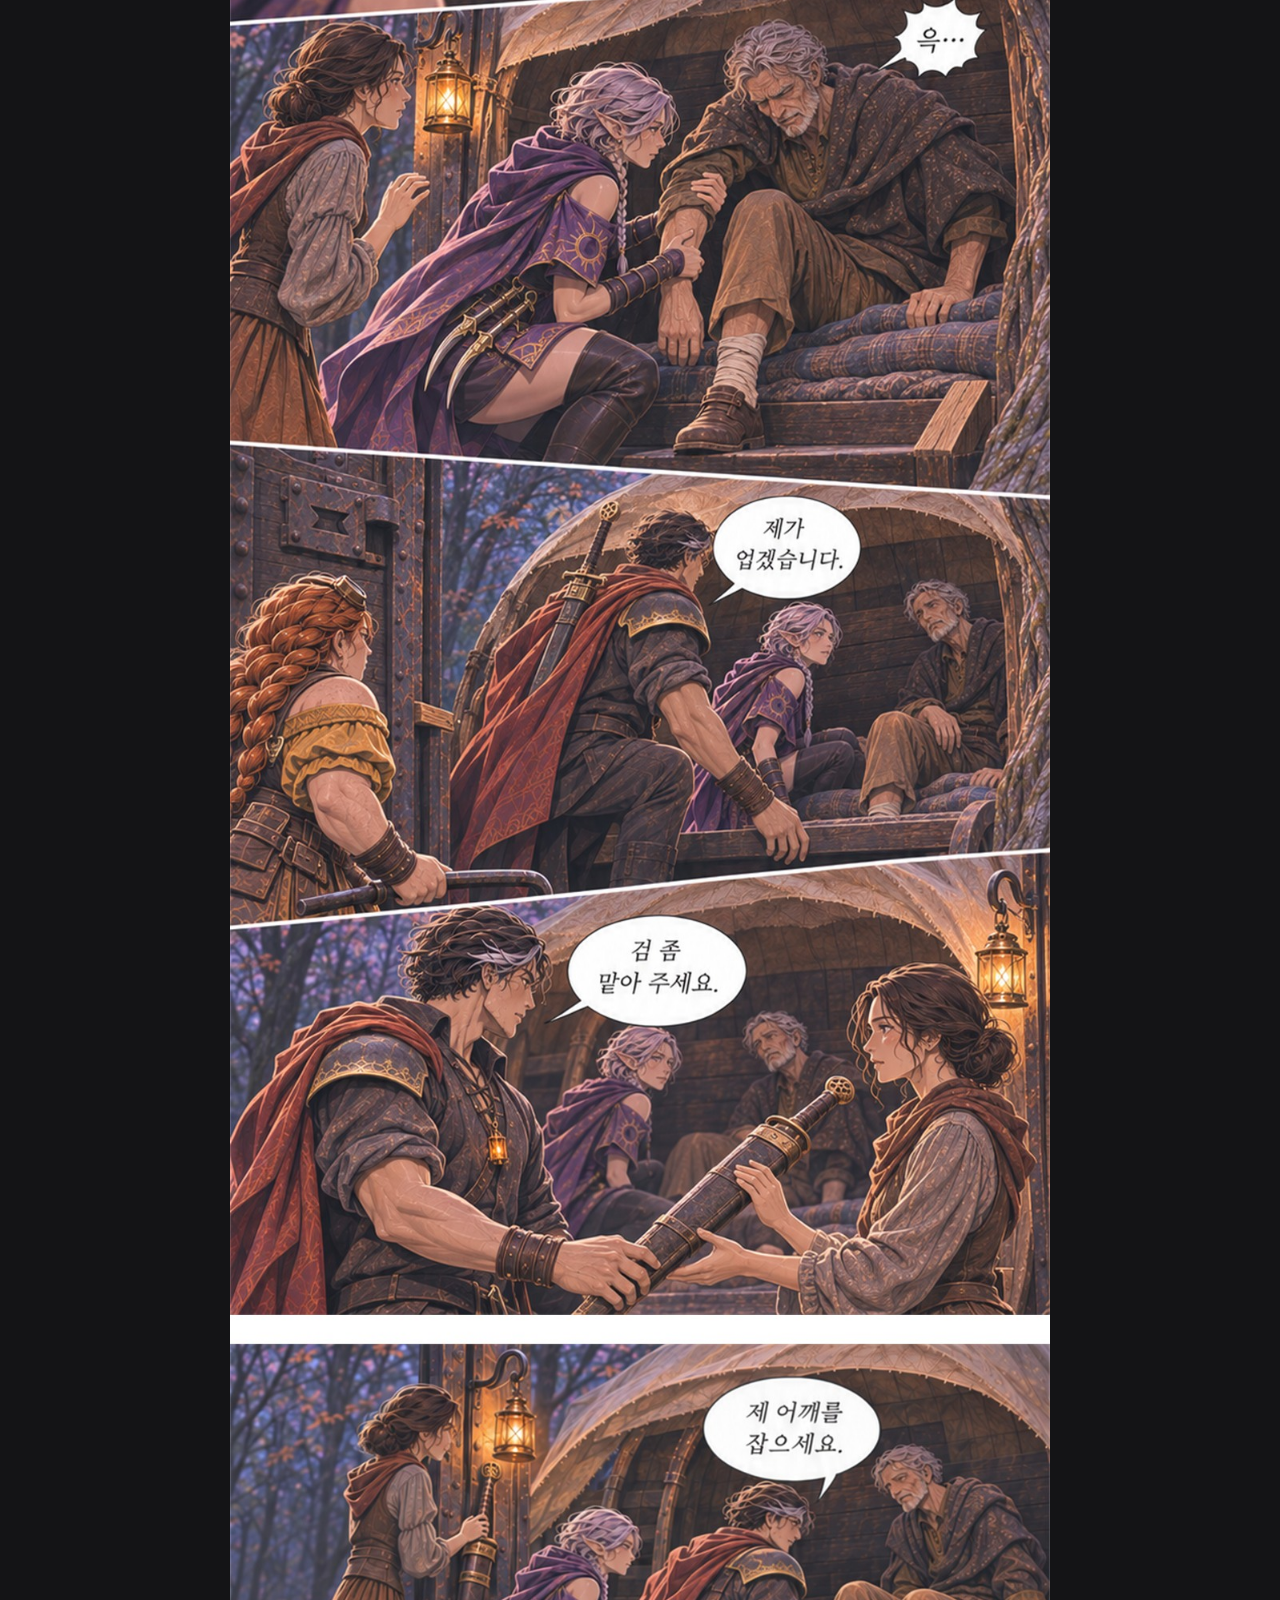
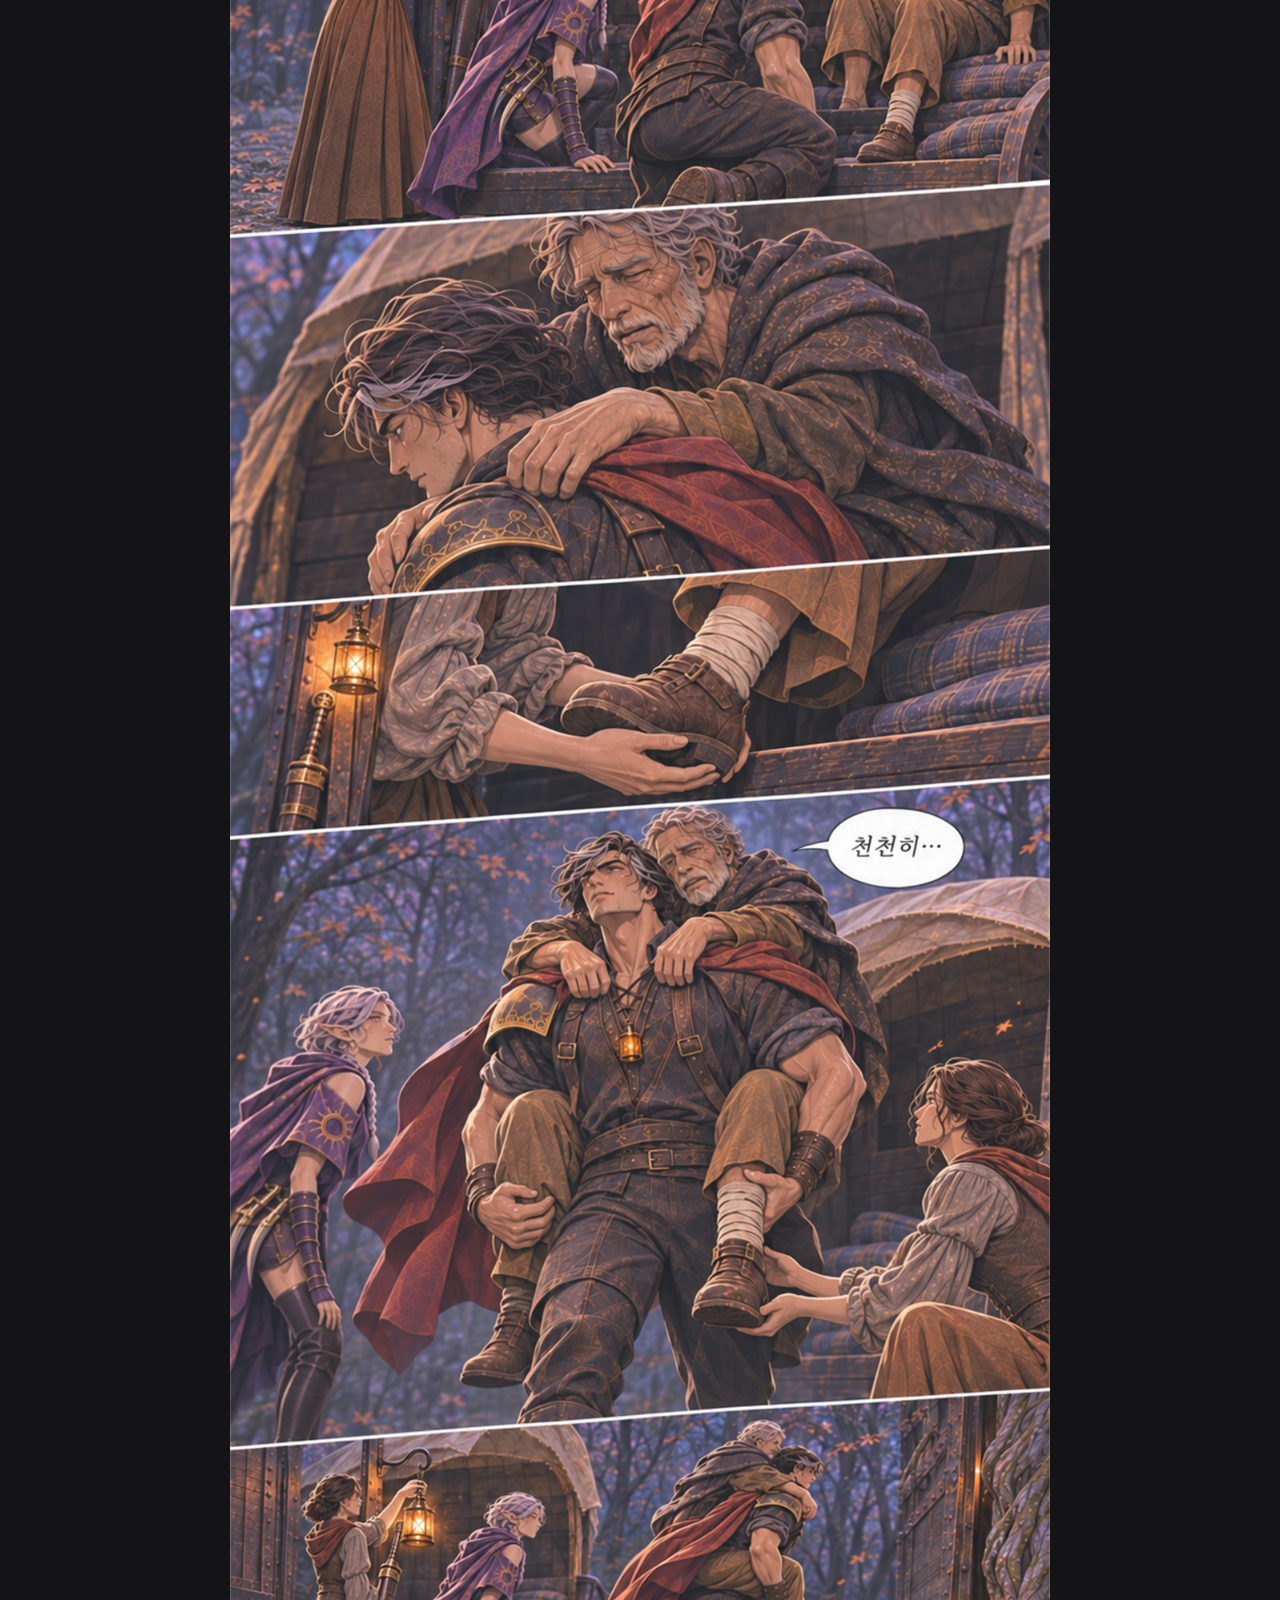
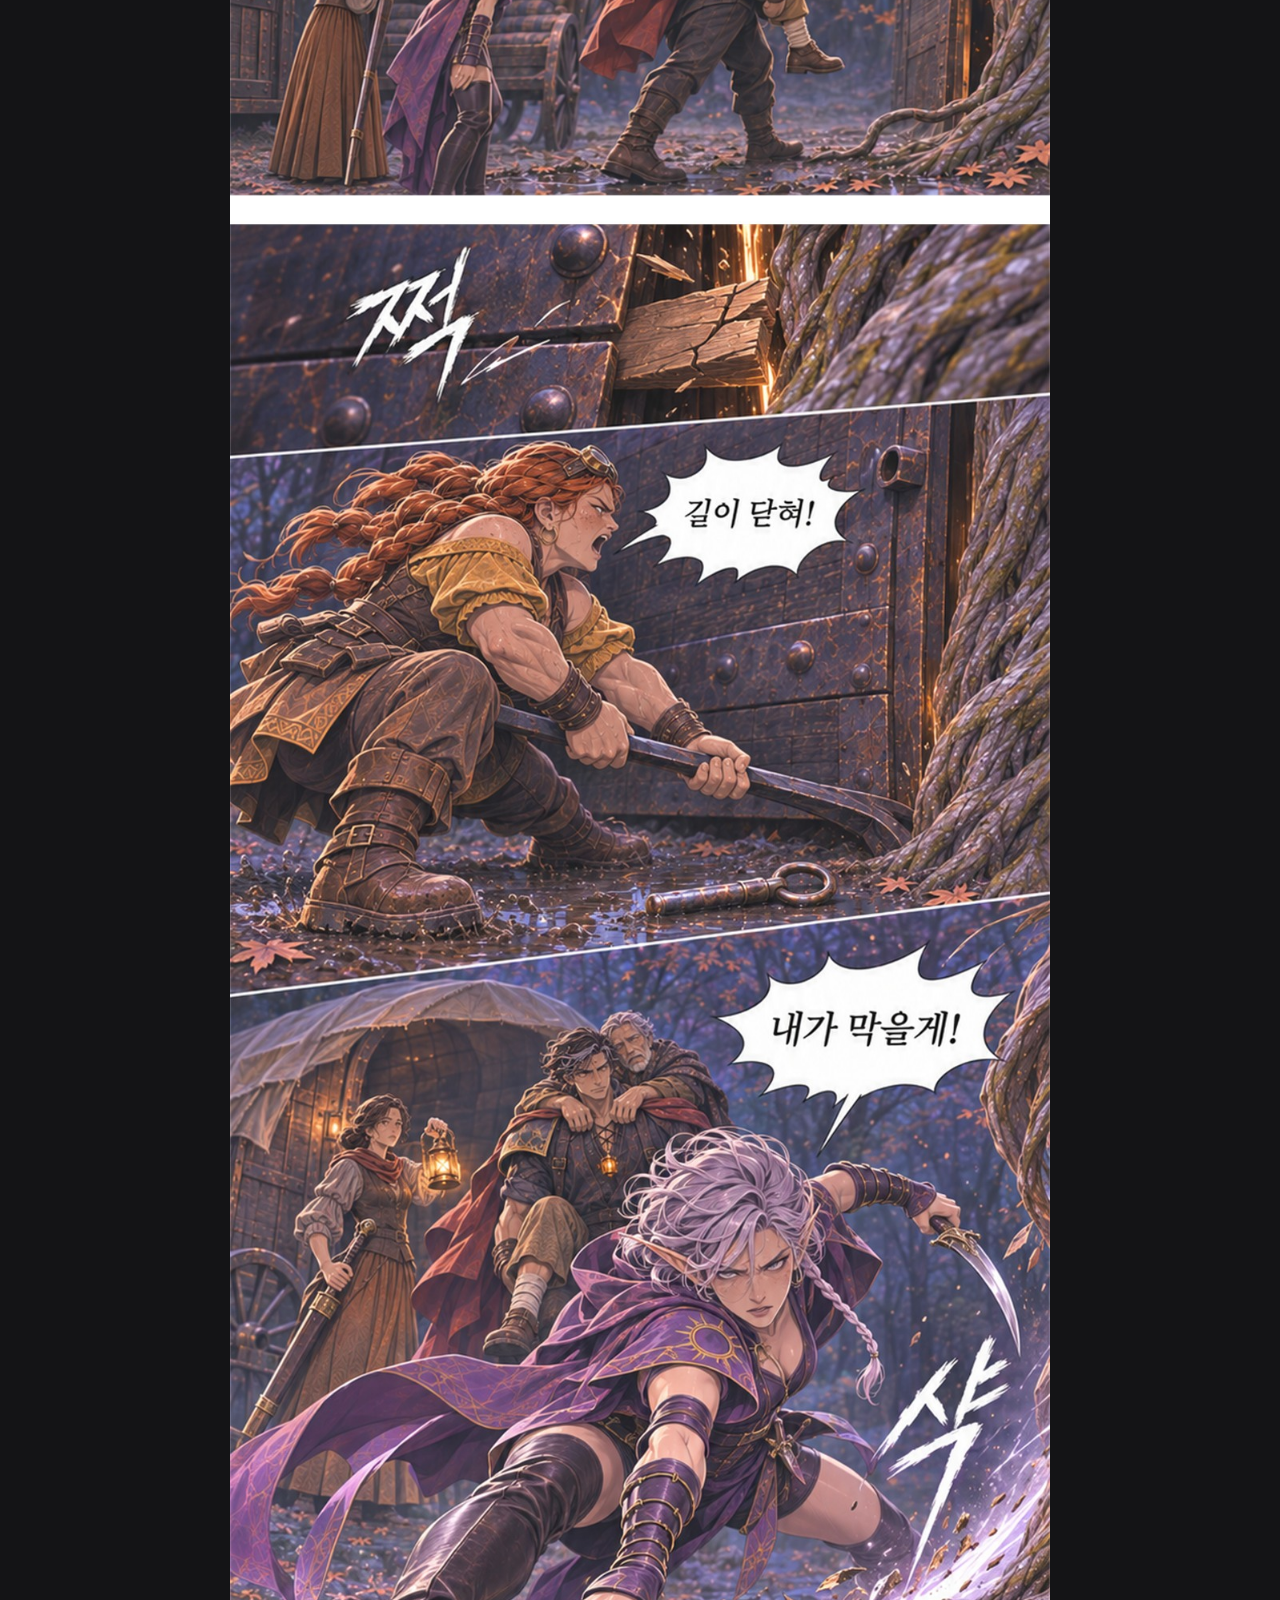
<file: ashen-oath/episode-002.html>
<!doctype html>
<html lang="ko">
<head>
<meta charset="utf-8">
<meta name="viewport" content="width=device-width,initial-scale=1">
<meta name="theme-color" content="#171719">
<meta name="description" content="아직 돌아오지 않은 수레 한 대. 세 사람은 남겨진 바퀴 자국을 따라 숲으로 향한다.">
<title>2화 · 숲에 남은 수레 · 잿빛 서약</title>
<link rel="preconnect" href="https://fonts.googleapis.com">
<link rel="preconnect" href="https://fonts.gstatic.com" crossorigin>
<link href="https://fonts.googleapis.com/css2?family=Noto+Sans+KR:wght@400;500;700&family=Noto+Serif+KR:wght@500&display=swap" rel="stylesheet">
<link rel="stylesheet" href="../css/style.css">
<link rel="icon" type="image/svg+xml" href="../favicon.svg">
<script>window.WEBTOON = {"seriesId": "ashen-oath", "seriesTitle": "잿빛 서약", "episodes": [{"number": 1, "title": "마지막 피난 행렬", "url": "episode-001.html", "kind": "episode", "displayTitle": "1화 · 마지막 피난 행렬", "shortLabel": "1화"}, {"number": 2, "title": "숲에 남은 수레", "url": "episode-002.html", "kind": "episode", "displayTitle": "2화 · 숲에 남은 수레", "shortLabel": "2화"}, {"number": 3, "title": "숲이 기억하는 이름", "url": "episode-003.html", "kind": "episode", "displayTitle": "3화 · 숲이 기억하는 이름", "shortLabel": "3화"}, {"number": 4, "title": "움켜쥔 손", "url": "episode-004.html", "kind": "episode", "displayTitle": "4화 · 움켜쥔 손", "shortLabel": "4화"}, {"number": 5, "title": "완치된 사람들", "url": "episode-005.html", "kind": "episode", "displayTitle": "5화 · 완치된 사람들", "shortLabel": "5화"}, {"number": 6, "title": "대답을 듣는 기도", "url": "episode-006.html", "kind": "episode", "displayTitle": "6화 · 대답을 듣는 기도", "shortLabel": "6화"}, {"number": 7, "title": "문밖의 손자국", "url": "episode-007.html", "kind": "episode", "displayTitle": "7화 · 문밖의 손자국", "shortLabel": "7화"}, {"number": 8, "title": "이번 교대는 끝이다", "url": "episode-008.html", "kind": "episode", "displayTitle": "8화 · 이번 교대는 끝이다", "shortLabel": "8화"}]};</script>
<script src="../js/app.js" defer></script>
</head>
<body class="reader">
<a class="skip-link" href="#reader-main">웹툰으로 건너뛰기</a>
<div class="reader-progress-track" aria-hidden="true"><div class="reader-progress-fill"></div></div>
<header class="reader-header">
  <div class="reader-title">
    <a class="brand" href="index.html" aria-label="잿빛 서약 홈"><svg viewBox="0 0 24 24" aria-hidden="true"><circle cx="12" cy="12" r="7"/><path d="M12 1v22M1 12h22"/></svg><span>잿빛 서약</span></a>
    <span class="current-title" data-current-title>2화 · 숲에 남은 수레</span>
  </div>
  <nav class="reader-tools" aria-label="읽기 메뉴">
    <button class="icon-button" data-dialog="episodes-dialog" aria-label="회차 목록"><svg viewBox="0 0 24 24" aria-hidden="true"><path d="M7 6h14M7 12h14M7 18h14M3 6h.01M3 12h.01M3 18h.01"/></svg><span class="tool-label">회차 목록</span></button>
    <button class="icon-button" data-dialog="settings-dialog" aria-label="보기 설정"><svg viewBox="0 0 24 24" aria-hidden="true"><path d="M4 7h16M4 17h16"/><circle cx="9" cy="7" r="2.5" fill="currentColor"/><circle cx="15" cy="17" r="2.5" fill="currentColor"/></svg></button>
  </nav>
</header>
<main id="reader-main" class="reader-main">
  <article class="chapter" id="ep-2" data-episode="2" aria-label="2화 · 숲에 남은 수레">
    <h1 class="sr-only">2화 · 숲에 남은 수레</h1>
    
    <div class="episode-art"><img src="../assets/ashen-oath/episodes/002/000.jpg" decoding="async" width="1024" height="2048" loading="eager" fetchpriority="high" alt="2화 원고 1 / 14"><img src="../assets/ashen-oath/episodes/002/001.jpg" decoding="async" width="1024" height="2048" loading="eager" fetchpriority="high" alt="2화 원고 2 / 14"><img src="../assets/ashen-oath/episodes/002/002.jpg" decoding="async" width="1024" height="2048" loading="lazy" alt="2화 원고 3 / 14"><img src="../assets/ashen-oath/episodes/002/003.jpg" decoding="async" width="1024" height="2048" loading="lazy" alt="2화 원고 4 / 14"><img src="../assets/ashen-oath/episodes/002/004.jpg" decoding="async" width="1024" height="2048" loading="lazy" alt="2화 원고 5 / 14"><img src="../assets/ashen-oath/episodes/002/005.jpg" decoding="async" width="1024" height="2048" loading="lazy" alt="2화 원고 6 / 14"><img src="../assets/ashen-oath/episodes/002/006.jpg" decoding="async" width="1024" height="2048" loading="lazy" alt="2화 원고 7 / 14"><img src="../assets/ashen-oath/episodes/002/007.jpg" decoding="async" width="1024" height="2048" loading="lazy" alt="2화 원고 8 / 14"><img src="../assets/ashen-oath/episodes/002/008.jpg" decoding="async" width="1024" height="2048" loading="lazy" alt="2화 원고 9 / 14"><img src="../assets/ashen-oath/episodes/002/009.jpg" decoding="async" width="1024" height="2048" loading="lazy" alt="2화 원고 10 / 14"><img src="../assets/ashen-oath/episodes/002/010.jpg" decoding="async" width="1024" height="2048" loading="lazy" alt="2화 원고 11 / 14"><img src="../assets/ashen-oath/episodes/002/011.jpg" decoding="async" width="1024" height="2048" loading="lazy" alt="2화 원고 12 / 14"><img src="../assets/ashen-oath/episodes/002/012.jpg" decoding="async" width="1024" height="2048" loading="lazy" alt="2화 원고 13 / 14"><img src="../assets/ashen-oath/episodes/002/013.jpg" decoding="async" width="1024" height="1908" loading="lazy" alt="2화 원고 14 / 14"></div>
    <footer class="chapter-end">
      <span class="small-caps">EPISODE 02 · END</span>
      <h2>숲에 남은 수레</h2>
      <p>다음 화에서 이야기가 이어집니다.</p>
      <div class="end-actions">
        <a class="button button-primary" href="episode-003.html" data-episode-link="3">3화로 이어 읽기 <svg viewBox="0 0 24 24" aria-hidden="true"><path d="M12 4v16m-6-6 6 6 6-6"/></svg></a>
        <a class="button" href="index.html#episodes">회차 목록</a>
      </div>
    </footer>
  </article>
</main>
<nav class="reading-dock" aria-label="회차 이동">
  <button class="icon-button" data-prev aria-label="이전 화"><svg viewBox="0 0 24 24" aria-hidden="true"><path d="m14 6-6 6 6 6"/></svg></button>
  <span class="dock-status"><strong data-dock-episode>2화</strong><span data-dock-progress>0%</span></span>
  <button class="icon-button" data-next aria-label="다음 화"><svg viewBox="0 0 24 24" aria-hidden="true"><path d="M5 12h14M13 6l6 6-6 6"/></svg></button>
  <button class="icon-button" data-bookmark aria-label="읽던 위치 저장"><svg viewBox="0 0 24 24" aria-hidden="true"><path d="M6 3h12v18l-6-4-6 4Z"/></svg></button>
  <button class="icon-button" data-top aria-label="현재 회차 처음으로"><svg viewBox="0 0 24 24" aria-hidden="true"><path d="m6 14 6-6 6 6"/></svg></button>
</nav>
<button class="focus-toggle" data-focus aria-label="집중해서 읽기" aria-pressed="false"><svg viewBox="0 0 24 24" aria-hidden="true"><path d="M8 3H3v5M16 3h5v5M3 16v5h5M21 16v5h-5"/><circle cx="12" cy="12" r="2"/></svg></button>
<dialog id="episodes-dialog" aria-labelledby="episode-dialog-title">
  <div class="dialog-header"><h2 id="episode-dialog-title">회차 목록</h2>
    <button class="icon-button" data-close-dialog aria-label="회차 목록 닫기"><svg viewBox="0 0 24 24" aria-hidden="true"><path d="m6 6 12 12M18 6 6 18"/></svg></button>
  </div>
  <div class="dialog-content">
    <a class="dialog-episode" data-episode-link="1" href="episode-001.html"><img src="../assets/ashen-oath/covers/01.jpg" width="66" height="75" alt="" loading="lazy"><span><small>1화</small><strong>마지막 피난 행렬</strong></span></a><a class="dialog-episode" data-episode-link="2" href="episode-002.html"><img src="../assets/ashen-oath/covers/02.jpg" width="66" height="75" alt="" loading="lazy"><span><small>2화</small><strong>숲에 남은 수레</strong></span></a><a class="dialog-episode" data-episode-link="3" href="episode-003.html"><img src="../assets/ashen-oath/covers/03.jpg" width="66" height="75" alt="" loading="lazy"><span><small>3화</small><strong>숲이 기억하는 이름</strong></span></a><a class="dialog-episode" data-episode-link="4" href="episode-004.html"><img src="../assets/ashen-oath/covers/04.jpg" width="66" height="75" alt="" loading="lazy"><span><small>4화</small><strong>움켜쥔 손</strong></span></a><a class="dialog-episode" data-episode-link="5" href="episode-005.html"><img src="../assets/ashen-oath/covers/05.jpg" width="66" height="75" alt="" loading="lazy"><span><small>5화</small><strong>완치된 사람들</strong></span></a><a class="dialog-episode" data-episode-link="6" href="episode-006.html"><img src="../assets/ashen-oath/covers/06.jpg" width="66" height="75" alt="" loading="lazy"><span><small>6화</small><strong>대답을 듣는 기도</strong></span></a><a class="dialog-episode" data-episode-link="7" href="episode-007.html"><img src="../assets/ashen-oath/covers/07.jpg" width="66" height="75" alt="" loading="lazy"><span><small>7화</small><strong>문밖의 손자국</strong></span></a><a class="dialog-episode" data-episode-link="8" href="episode-008.html"><img src="../assets/ashen-oath/covers/08.jpg" width="66" height="75" alt="" loading="lazy"><span><small>8화</small><strong>이번 교대는 끝이다</strong></span></a>
    <a class="dialog-home" href="index.html">작품 소개로 돌아가기</a>
  </div>
</dialog>
<dialog id="settings-dialog" aria-labelledby="settings-title">
  <div class="dialog-header"><h2 id="settings-title">보기 설정</h2>
    <button class="icon-button" data-close-dialog aria-label="보기 설정 닫기"><svg viewBox="0 0 24 24" aria-hidden="true"><path d="m6 6 12 12M18 6 6 18"/></svg></button>
  </div>
  <div class="dialog-content">
    <fieldset class="settings-field"><legend>주변 배경</legend>
      <div class="choice-group">
        <label class="choice"><input type="radio" name="backdrop" value="dark" checked><span>어둡게</span></label>
        <label class="choice"><input type="radio" name="backdrop" value="light"><span>밝게</span></label>
      </div>
    </fieldset>
    <fieldset class="settings-field"><legend>원고 너비</legend>
      <div class="choice-group">
        <label class="choice"><input type="radio" name="width" value="820" checked><span>기본</span></label>
        <label class="choice"><input type="radio" name="width" value="1024"><span>넓게</span></label>
      </div>
    </fieldset>
    <p class="settings-note">읽던 위치와 보기 설정은 이 브라우저에 저장됩니다.</p>
  </div>
</dialog>
<div class="toast" role="status" aria-live="polite" hidden></div>
</body></html>
</file>
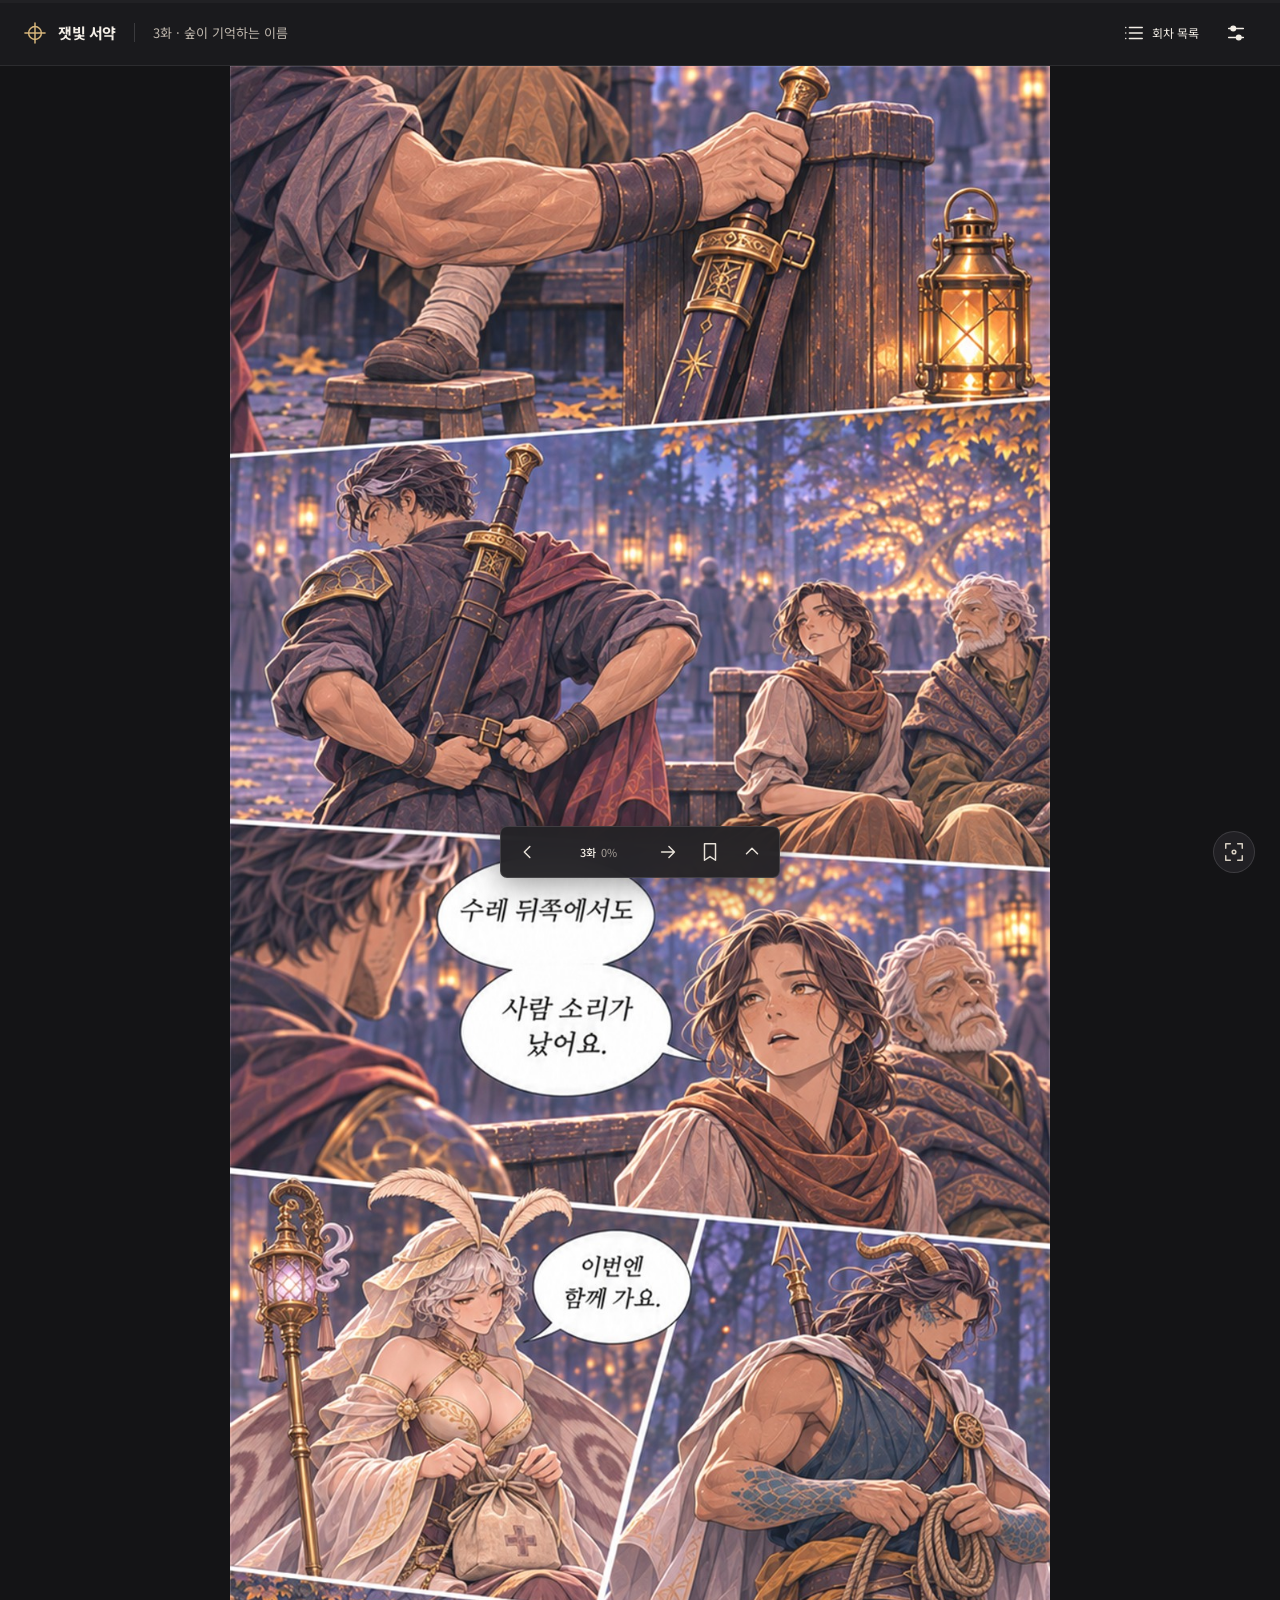
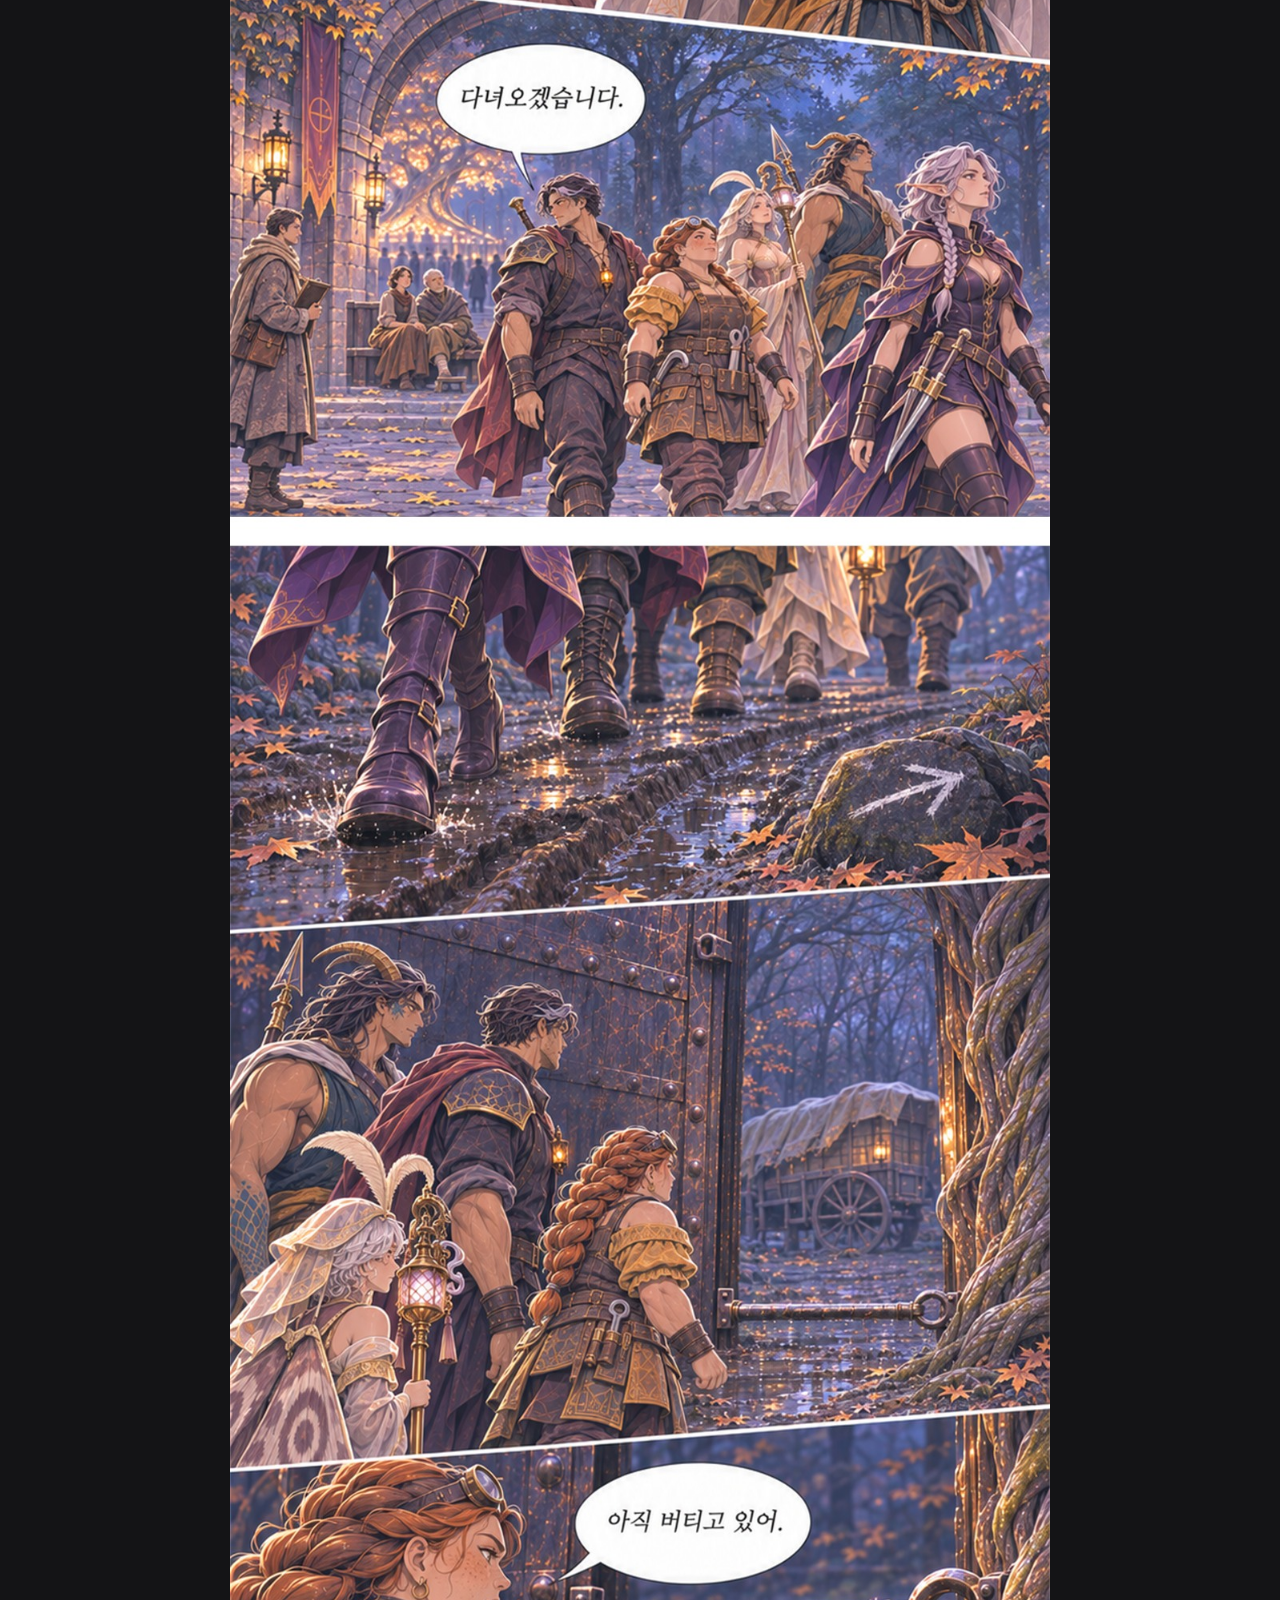
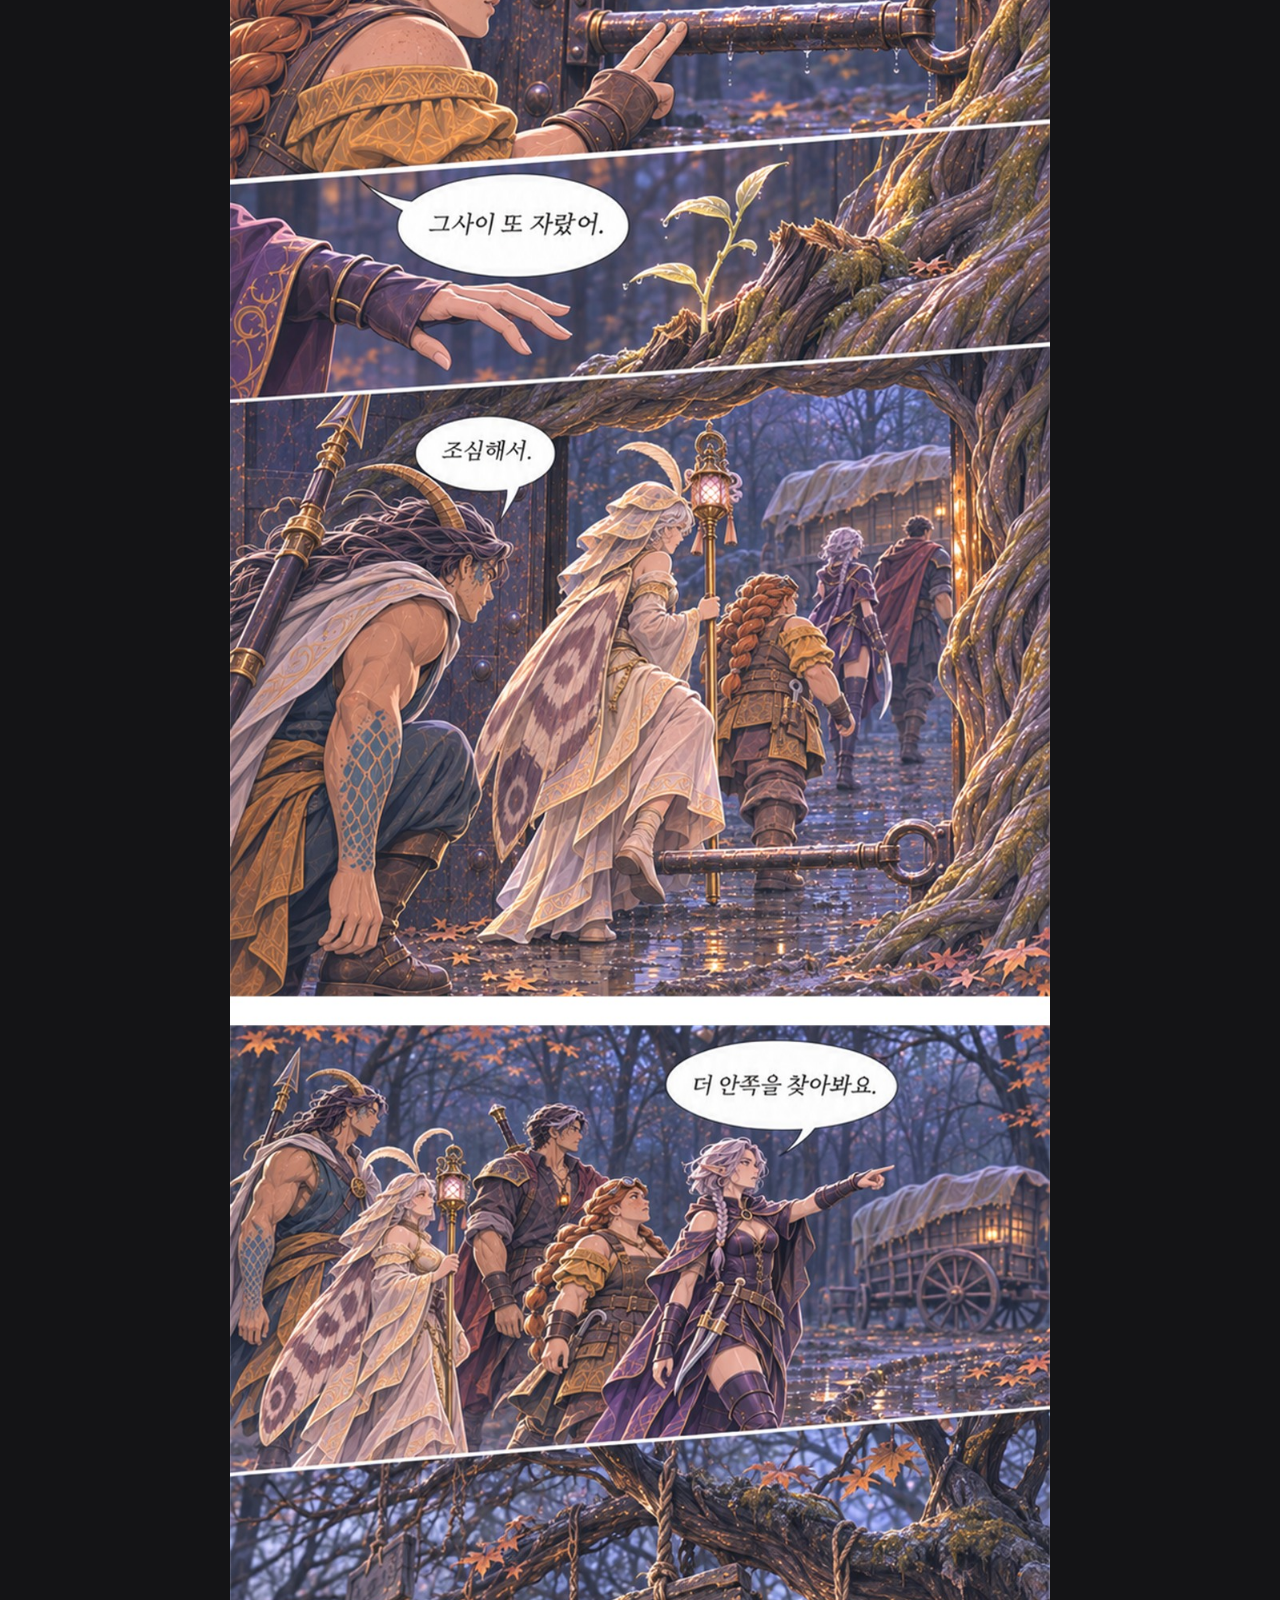
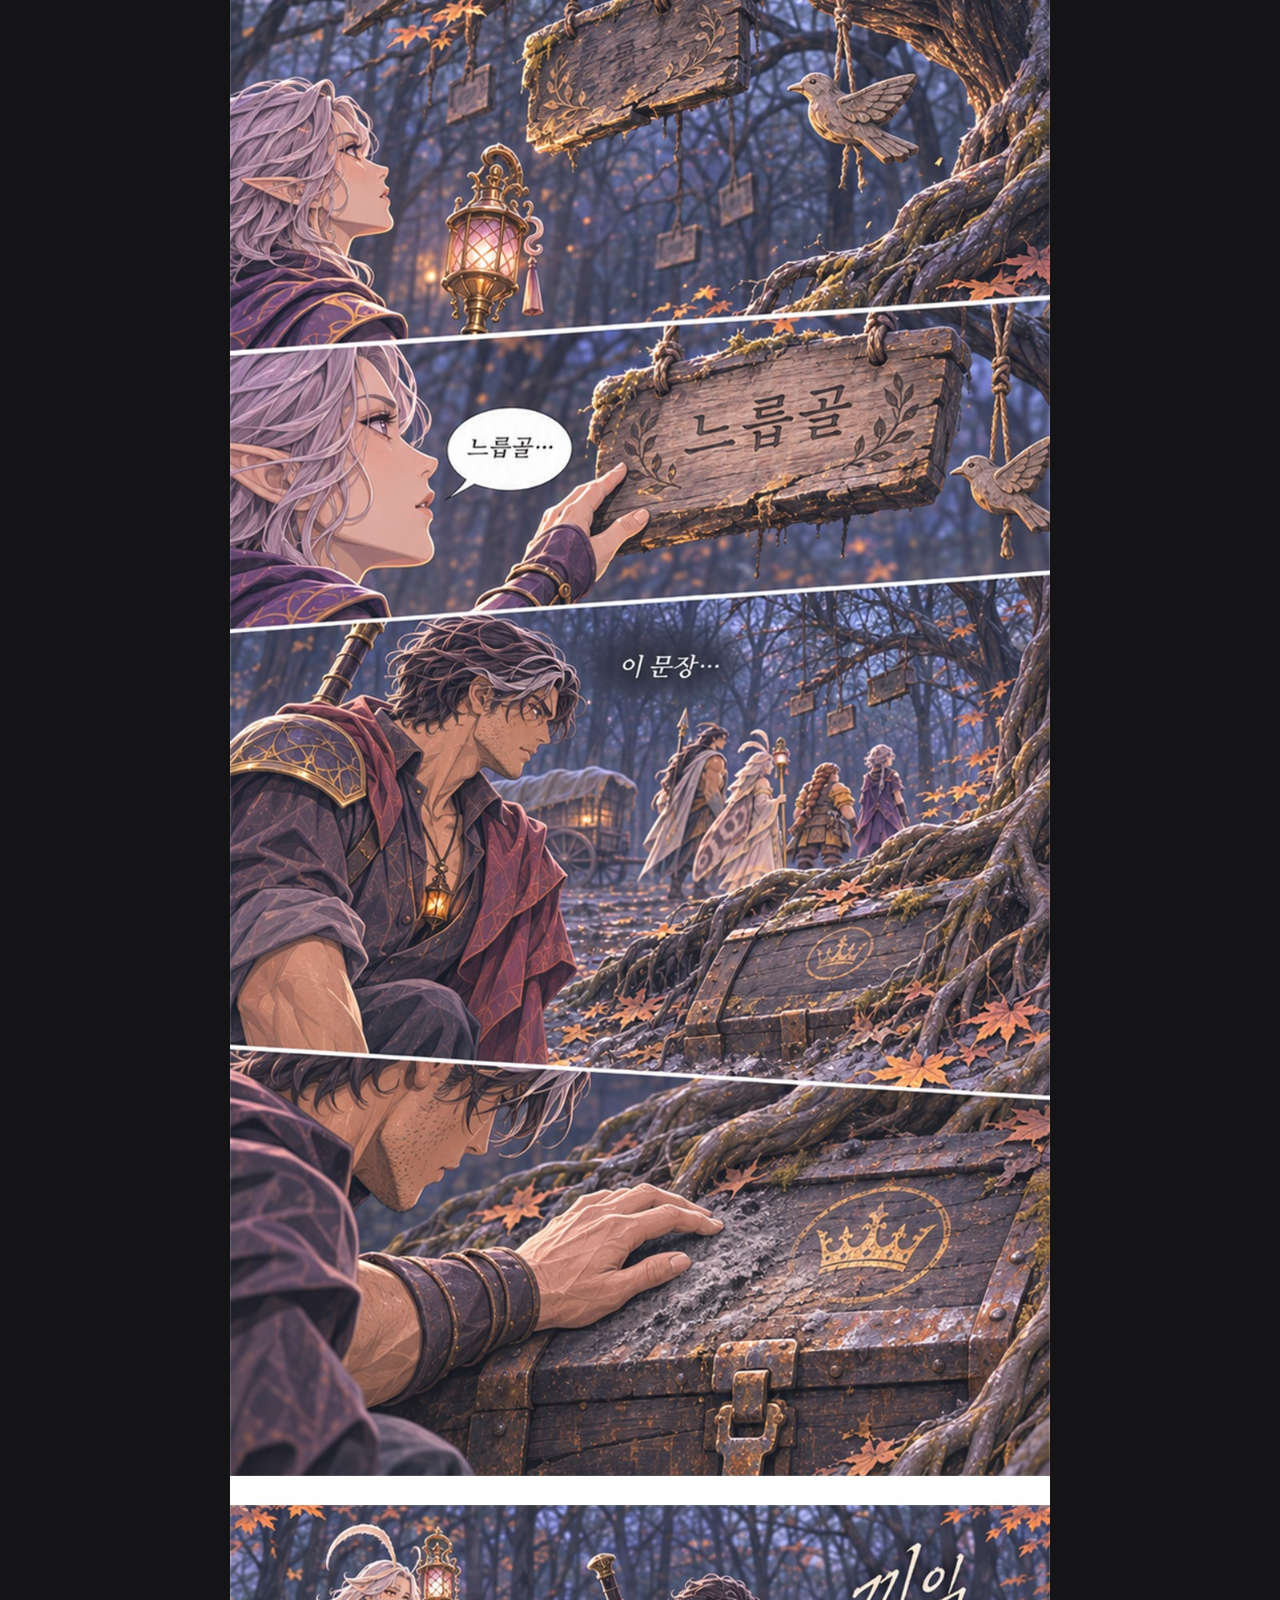
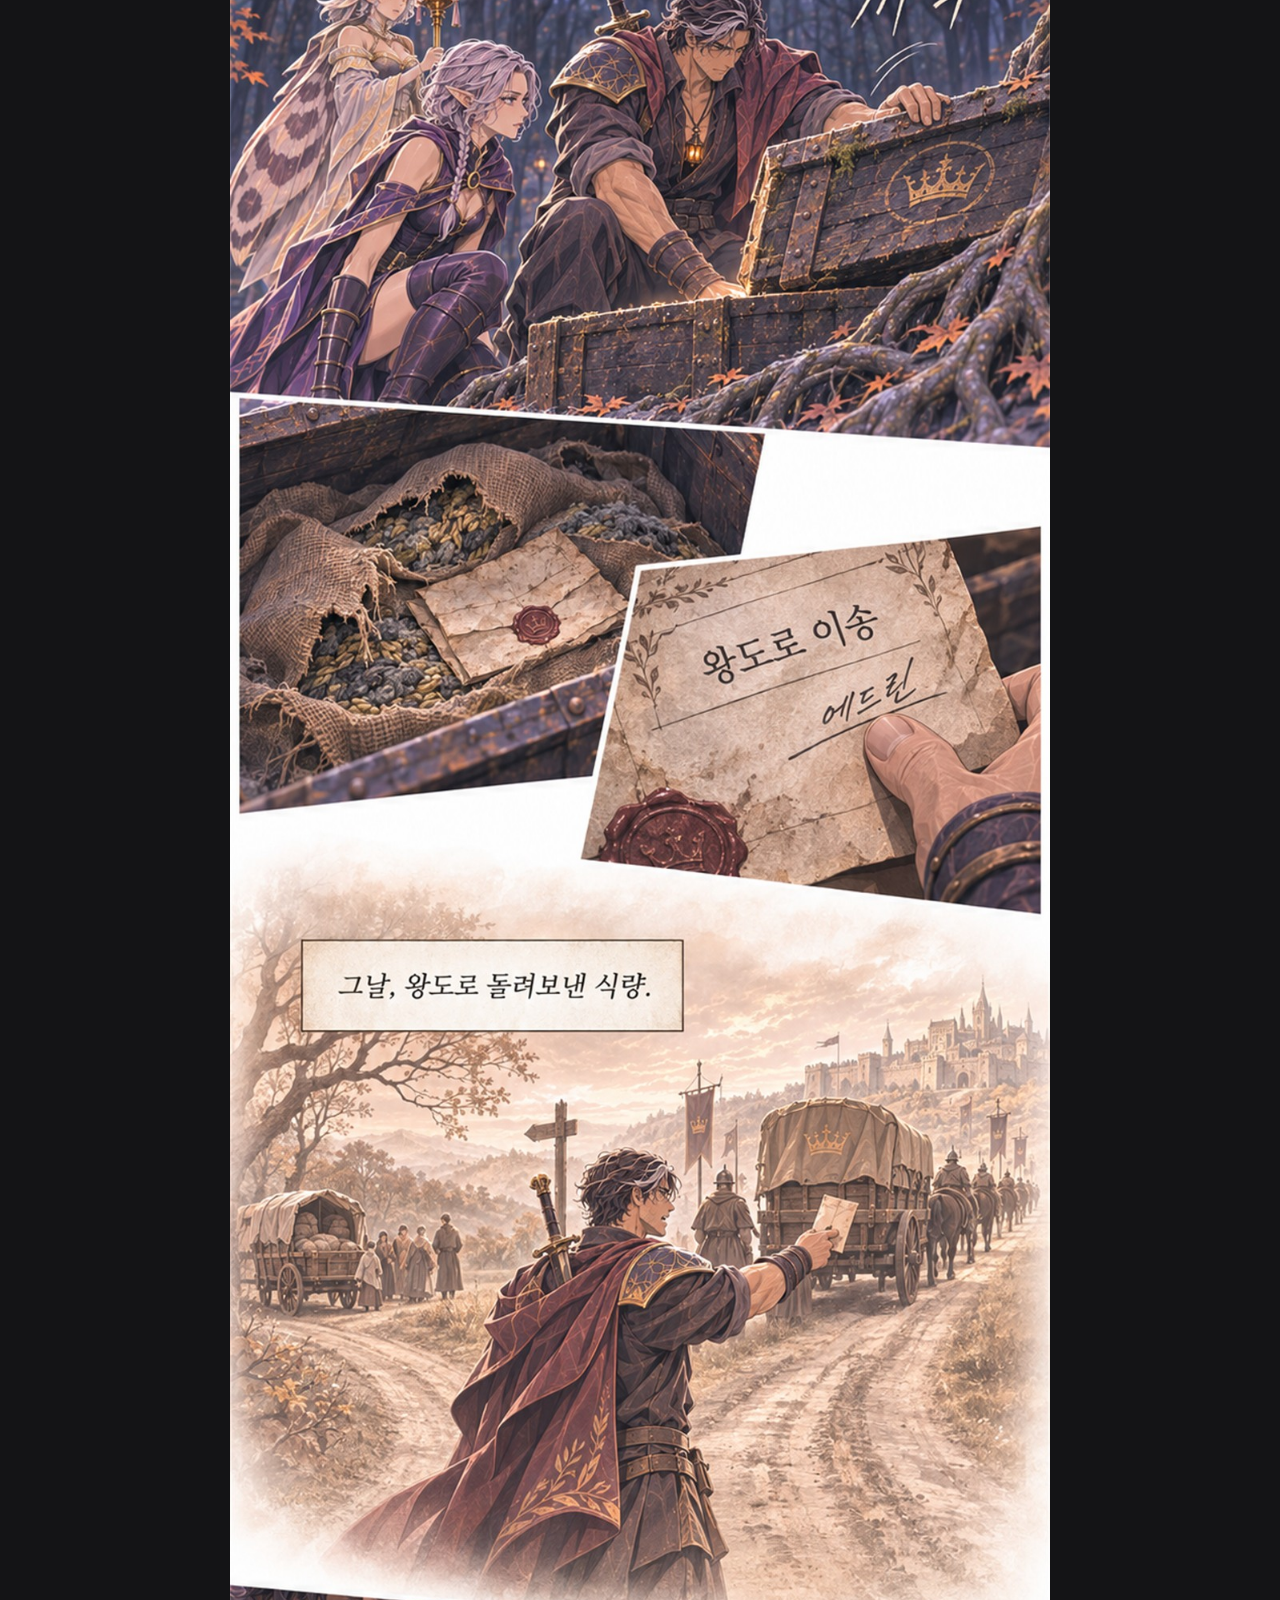
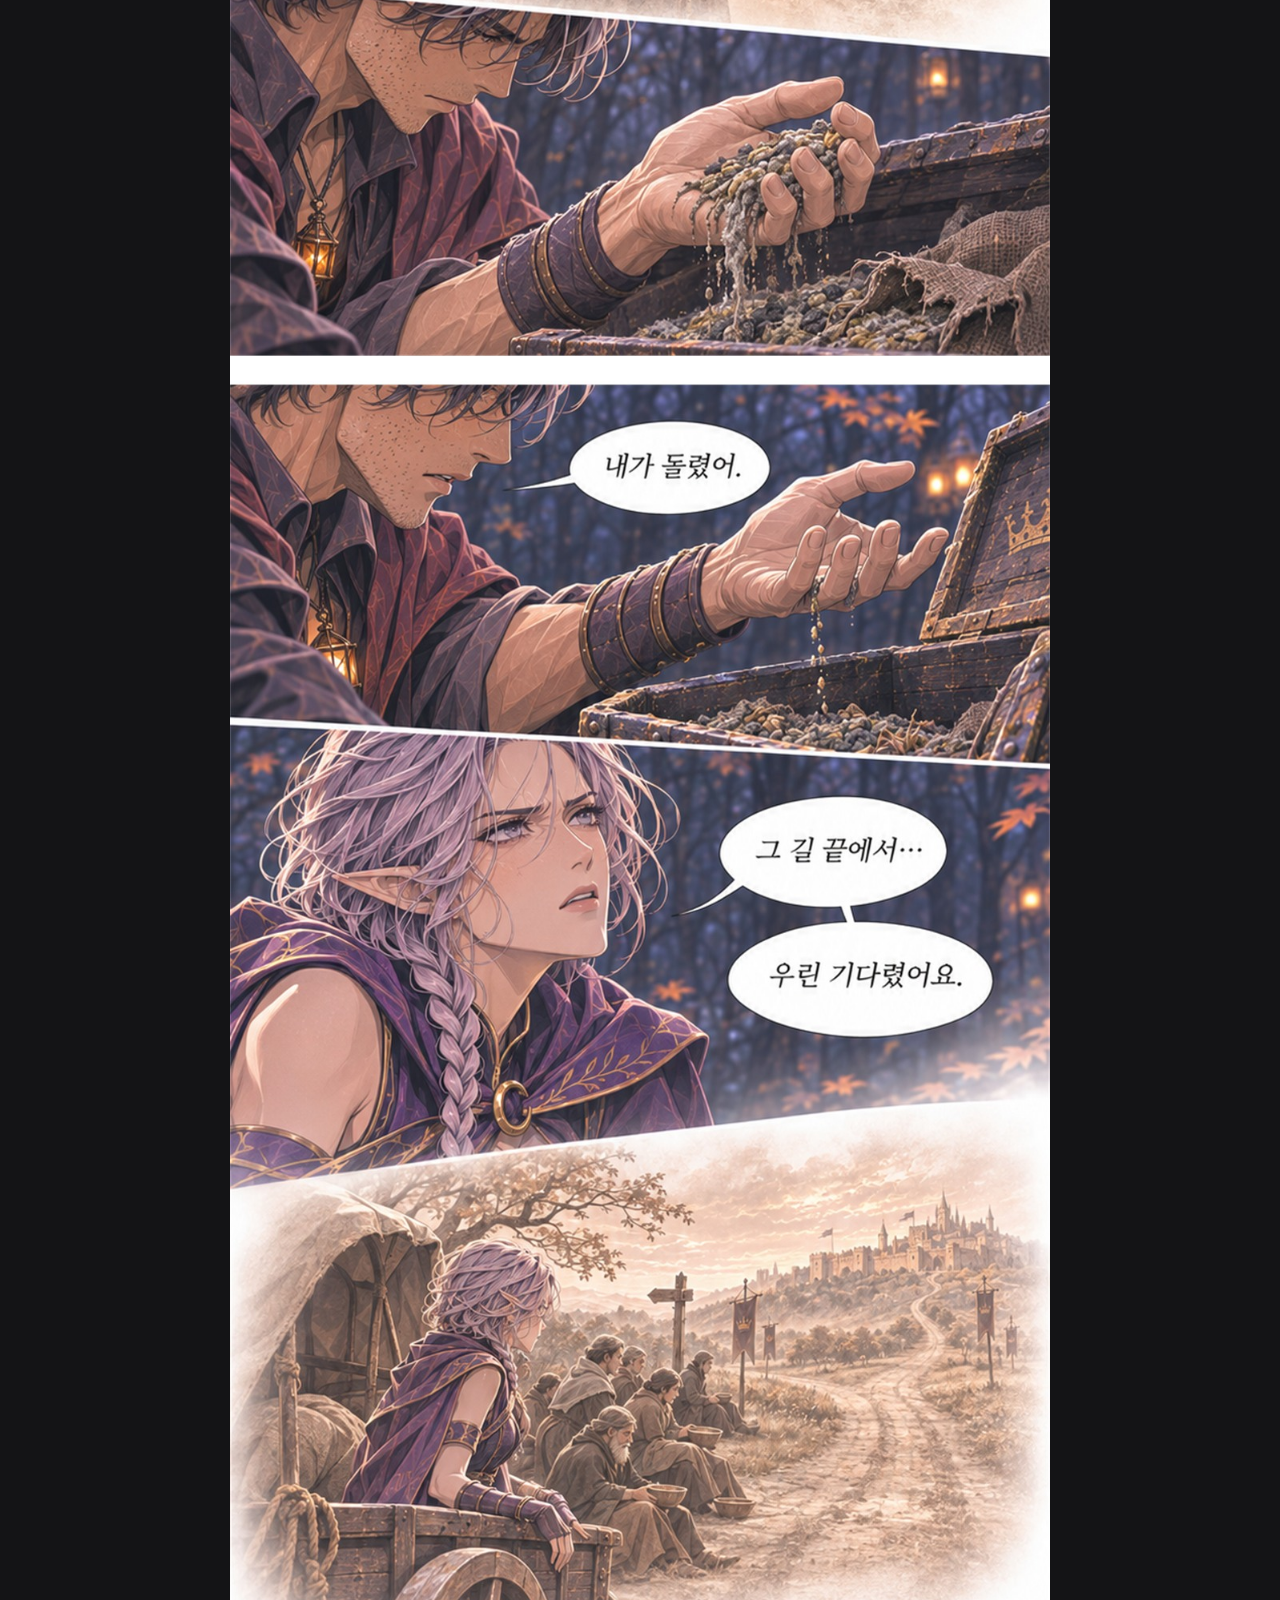
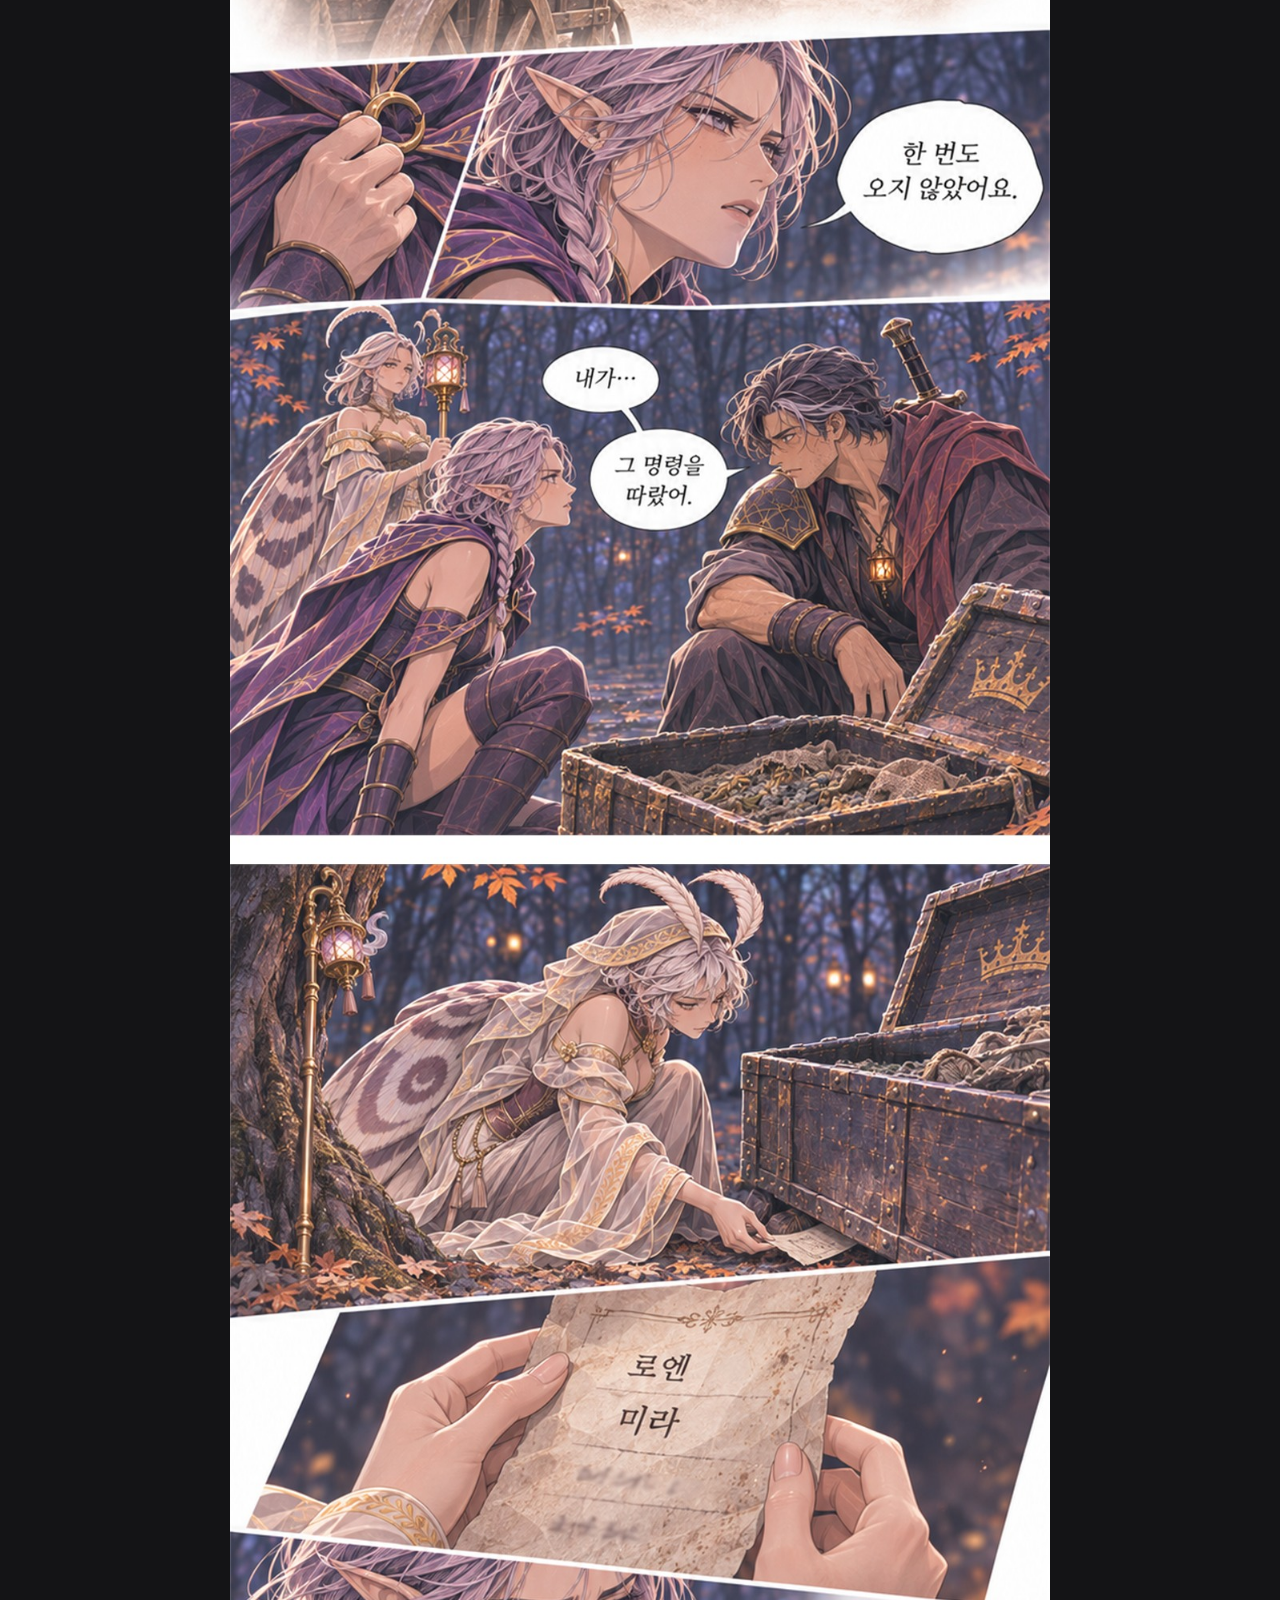
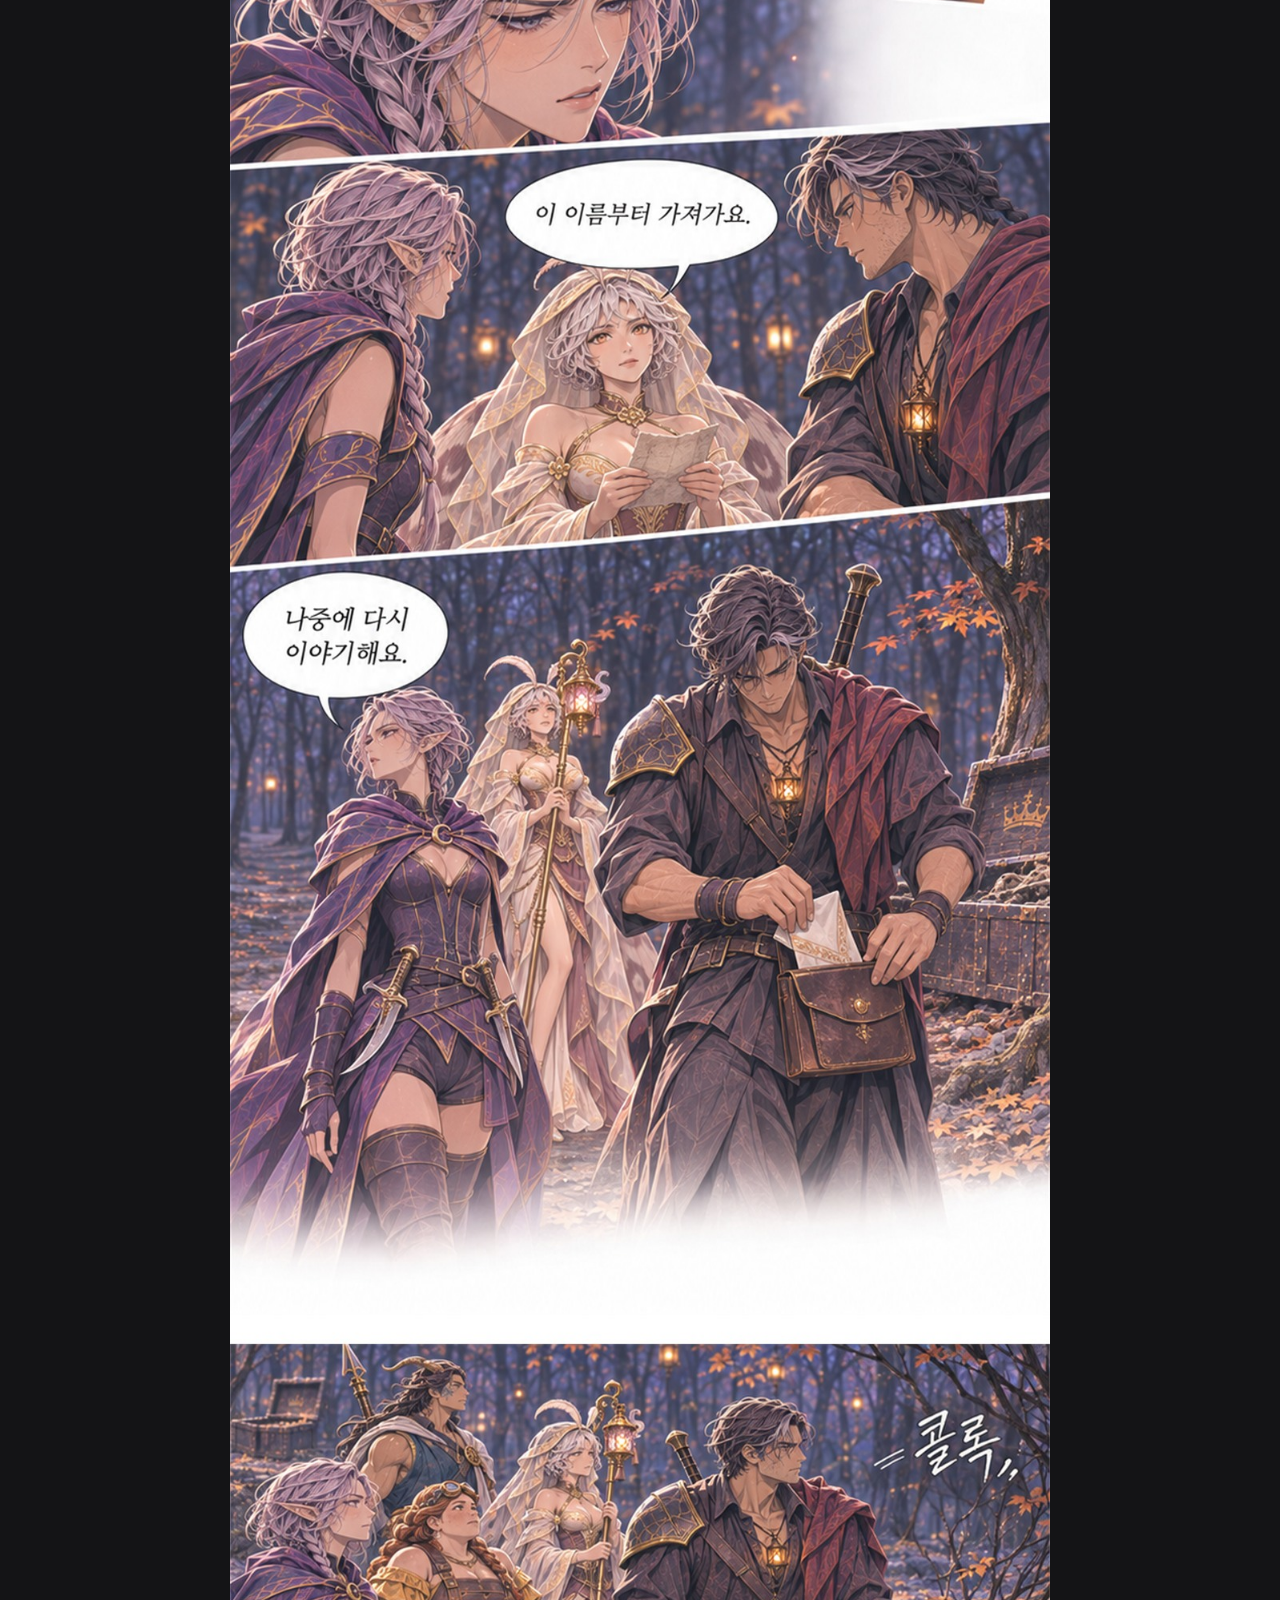
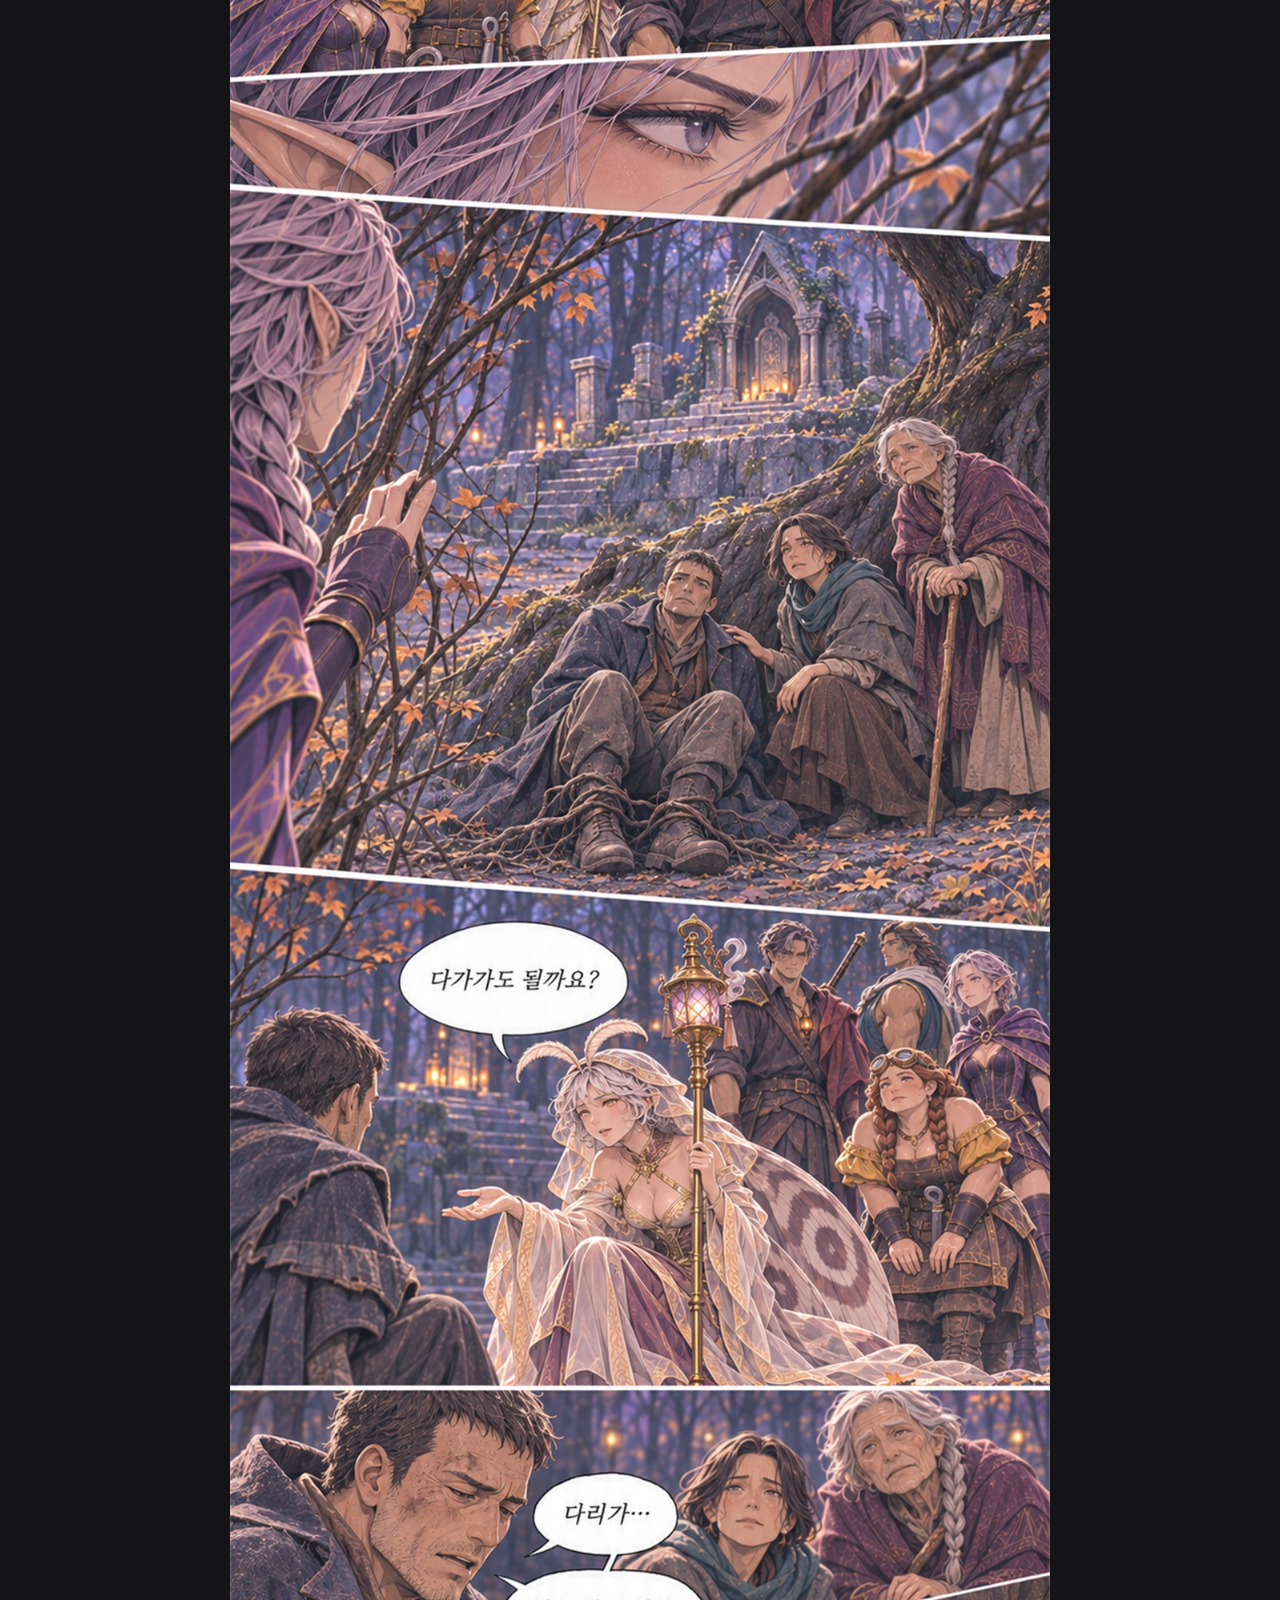
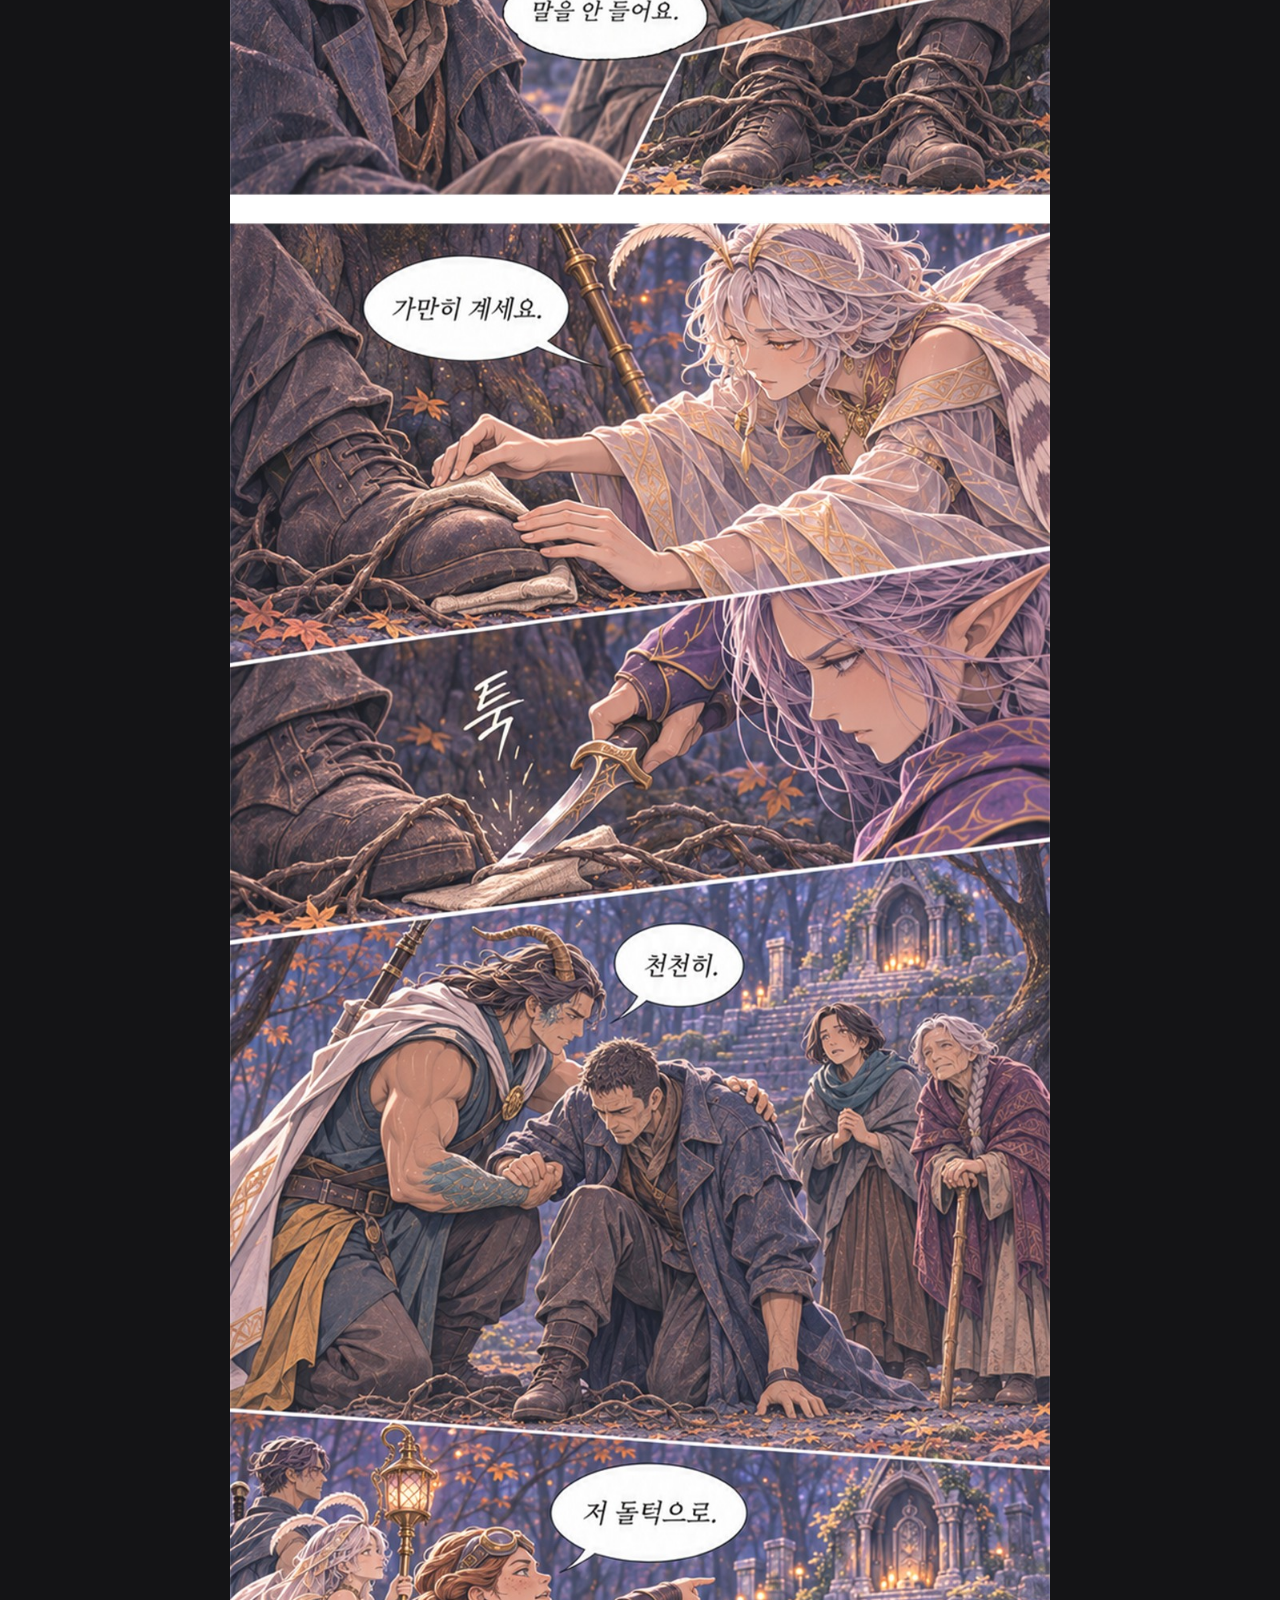
<file: ashen-oath/episode-003.html>
<!doctype html>
<html lang="ko">
<head>
<meta charset="utf-8">
<meta name="viewport" content="width=device-width,initial-scale=1">
<meta name="theme-color" content="#171719">
<meta name="description" content="숲에 매달린 문패와 썩어 버린 식량. 같은 날을 반대편에서 기억하는 두 사람이 남겨진 이름을 마주한다.">
<title>3화 · 숲이 기억하는 이름 · 잿빛 서약</title>
<link rel="preconnect" href="https://fonts.googleapis.com">
<link rel="preconnect" href="https://fonts.gstatic.com" crossorigin>
<link href="https://fonts.googleapis.com/css2?family=Noto+Sans+KR:wght@400;500;700&family=Noto+Serif+KR:wght@500&display=swap" rel="stylesheet">
<link rel="stylesheet" href="../css/style.css">
<link rel="icon" type="image/svg+xml" href="../favicon.svg">
<script>window.WEBTOON = {"seriesId": "ashen-oath", "seriesTitle": "잿빛 서약", "episodes": [{"number": 1, "title": "마지막 피난 행렬", "url": "episode-001.html", "kind": "episode", "displayTitle": "1화 · 마지막 피난 행렬", "shortLabel": "1화"}, {"number": 2, "title": "숲에 남은 수레", "url": "episode-002.html", "kind": "episode", "displayTitle": "2화 · 숲에 남은 수레", "shortLabel": "2화"}, {"number": 3, "title": "숲이 기억하는 이름", "url": "episode-003.html", "kind": "episode", "displayTitle": "3화 · 숲이 기억하는 이름", "shortLabel": "3화"}, {"number": 4, "title": "움켜쥔 손", "url": "episode-004.html", "kind": "episode", "displayTitle": "4화 · 움켜쥔 손", "shortLabel": "4화"}, {"number": 5, "title": "완치된 사람들", "url": "episode-005.html", "kind": "episode", "displayTitle": "5화 · 완치된 사람들", "shortLabel": "5화"}, {"number": 6, "title": "대답을 듣는 기도", "url": "episode-006.html", "kind": "episode", "displayTitle": "6화 · 대답을 듣는 기도", "shortLabel": "6화"}, {"number": 7, "title": "문밖의 손자국", "url": "episode-007.html", "kind": "episode", "displayTitle": "7화 · 문밖의 손자국", "shortLabel": "7화"}, {"number": 8, "title": "이번 교대는 끝이다", "url": "episode-008.html", "kind": "episode", "displayTitle": "8화 · 이번 교대는 끝이다", "shortLabel": "8화"}]};</script>
<script src="../js/app.js" defer></script>
</head>
<body class="reader">
<a class="skip-link" href="#reader-main">웹툰으로 건너뛰기</a>
<div class="reader-progress-track" aria-hidden="true"><div class="reader-progress-fill"></div></div>
<header class="reader-header">
  <div class="reader-title">
    <a class="brand" href="index.html" aria-label="잿빛 서약 홈"><svg viewBox="0 0 24 24" aria-hidden="true"><circle cx="12" cy="12" r="7"/><path d="M12 1v22M1 12h22"/></svg><span>잿빛 서약</span></a>
    <span class="current-title" data-current-title>3화 · 숲이 기억하는 이름</span>
  </div>
  <nav class="reader-tools" aria-label="읽기 메뉴">
    <button class="icon-button" data-dialog="episodes-dialog" aria-label="회차 목록"><svg viewBox="0 0 24 24" aria-hidden="true"><path d="M7 6h14M7 12h14M7 18h14M3 6h.01M3 12h.01M3 18h.01"/></svg><span class="tool-label">회차 목록</span></button>
    <button class="icon-button" data-dialog="settings-dialog" aria-label="보기 설정"><svg viewBox="0 0 24 24" aria-hidden="true"><path d="M4 7h16M4 17h16"/><circle cx="9" cy="7" r="2.5" fill="currentColor"/><circle cx="15" cy="17" r="2.5" fill="currentColor"/></svg></button>
  </nav>
</header>
<main id="reader-main" class="reader-main">
  <article class="chapter" id="ep-3" data-episode="3" aria-label="3화 · 숲이 기억하는 이름">
    <h1 class="sr-only">3화 · 숲이 기억하는 이름</h1>
    
    <div class="episode-art"><img src="../assets/ashen-oath/episodes/003/000.jpg" decoding="async" width="1024" height="2048" loading="eager" fetchpriority="high" alt="3화 원고 1 / 14"><img src="../assets/ashen-oath/episodes/003/001.jpg" decoding="async" width="1024" height="2048" loading="eager" fetchpriority="high" alt="3화 원고 2 / 14"><img src="../assets/ashen-oath/episodes/003/002.jpg" decoding="async" width="1024" height="2048" loading="lazy" alt="3화 원고 3 / 14"><img src="../assets/ashen-oath/episodes/003/003.jpg" decoding="async" width="1024" height="2048" loading="lazy" alt="3화 원고 4 / 14"><img src="../assets/ashen-oath/episodes/003/004.jpg" decoding="async" width="1024" height="2048" loading="lazy" alt="3화 원고 5 / 14"><img src="../assets/ashen-oath/episodes/003/005.jpg" decoding="async" width="1024" height="2048" loading="lazy" alt="3화 원고 6 / 14"><img src="../assets/ashen-oath/episodes/003/006.jpg" decoding="async" width="1024" height="2048" loading="lazy" alt="3화 원고 7 / 14"><img src="../assets/ashen-oath/episodes/003/007.jpg" decoding="async" width="1024" height="2048" loading="lazy" alt="3화 원고 8 / 14"><img src="../assets/ashen-oath/episodes/003/008.jpg" decoding="async" width="1024" height="2048" loading="lazy" alt="3화 원고 9 / 14"><img src="../assets/ashen-oath/episodes/003/009.jpg" decoding="async" width="1024" height="2048" loading="lazy" alt="3화 원고 10 / 14"><img src="../assets/ashen-oath/episodes/003/010.jpg" decoding="async" width="1024" height="2048" loading="lazy" alt="3화 원고 11 / 14"><img src="../assets/ashen-oath/episodes/003/011.jpg" decoding="async" width="1024" height="2048" loading="lazy" alt="3화 원고 12 / 14"><img src="../assets/ashen-oath/episodes/003/012.jpg" decoding="async" width="1024" height="2048" loading="lazy" alt="3화 원고 13 / 14"><img src="../assets/ashen-oath/episodes/003/013.jpg" decoding="async" width="1024" height="1907" loading="lazy" alt="3화 원고 14 / 14"></div>
    <footer class="chapter-end">
      <span class="small-caps">EPISODE 03 · END</span>
      <h2>숲이 기억하는 이름</h2>
      <p>다음 화에서 이야기가 이어집니다.</p>
      <div class="end-actions">
        <a class="button button-primary" href="episode-004.html" data-episode-link="4">4화로 이어 읽기 <svg viewBox="0 0 24 24" aria-hidden="true"><path d="M12 4v16m-6-6 6 6 6-6"/></svg></a>
        <a class="button" href="index.html#episodes">회차 목록</a>
      </div>
    </footer>
  </article>
</main>
<nav class="reading-dock" aria-label="회차 이동">
  <button class="icon-button" data-prev aria-label="이전 화"><svg viewBox="0 0 24 24" aria-hidden="true"><path d="m14 6-6 6 6 6"/></svg></button>
  <span class="dock-status"><strong data-dock-episode>3화</strong><span data-dock-progress>0%</span></span>
  <button class="icon-button" data-next aria-label="다음 화"><svg viewBox="0 0 24 24" aria-hidden="true"><path d="M5 12h14M13 6l6 6-6 6"/></svg></button>
  <button class="icon-button" data-bookmark aria-label="읽던 위치 저장"><svg viewBox="0 0 24 24" aria-hidden="true"><path d="M6 3h12v18l-6-4-6 4Z"/></svg></button>
  <button class="icon-button" data-top aria-label="현재 회차 처음으로"><svg viewBox="0 0 24 24" aria-hidden="true"><path d="m6 14 6-6 6 6"/></svg></button>
</nav>
<button class="focus-toggle" data-focus aria-label="집중해서 읽기" aria-pressed="false"><svg viewBox="0 0 24 24" aria-hidden="true"><path d="M8 3H3v5M16 3h5v5M3 16v5h5M21 16v5h-5"/><circle cx="12" cy="12" r="2"/></svg></button>
<dialog id="episodes-dialog" aria-labelledby="episode-dialog-title">
  <div class="dialog-header"><h2 id="episode-dialog-title">회차 목록</h2>
    <button class="icon-button" data-close-dialog aria-label="회차 목록 닫기"><svg viewBox="0 0 24 24" aria-hidden="true"><path d="m6 6 12 12M18 6 6 18"/></svg></button>
  </div>
  <div class="dialog-content">
    <a class="dialog-episode" data-episode-link="1" href="episode-001.html"><img src="../assets/ashen-oath/covers/01.jpg" width="66" height="75" alt="" loading="lazy"><span><small>1화</small><strong>마지막 피난 행렬</strong></span></a><a class="dialog-episode" data-episode-link="2" href="episode-002.html"><img src="../assets/ashen-oath/covers/02.jpg" width="66" height="75" alt="" loading="lazy"><span><small>2화</small><strong>숲에 남은 수레</strong></span></a><a class="dialog-episode" data-episode-link="3" href="episode-003.html"><img src="../assets/ashen-oath/covers/03.jpg" width="66" height="75" alt="" loading="lazy"><span><small>3화</small><strong>숲이 기억하는 이름</strong></span></a><a class="dialog-episode" data-episode-link="4" href="episode-004.html"><img src="../assets/ashen-oath/covers/04.jpg" width="66" height="75" alt="" loading="lazy"><span><small>4화</small><strong>움켜쥔 손</strong></span></a><a class="dialog-episode" data-episode-link="5" href="episode-005.html"><img src="../assets/ashen-oath/covers/05.jpg" width="66" height="75" alt="" loading="lazy"><span><small>5화</small><strong>완치된 사람들</strong></span></a><a class="dialog-episode" data-episode-link="6" href="episode-006.html"><img src="../assets/ashen-oath/covers/06.jpg" width="66" height="75" alt="" loading="lazy"><span><small>6화</small><strong>대답을 듣는 기도</strong></span></a><a class="dialog-episode" data-episode-link="7" href="episode-007.html"><img src="../assets/ashen-oath/covers/07.jpg" width="66" height="75" alt="" loading="lazy"><span><small>7화</small><strong>문밖의 손자국</strong></span></a><a class="dialog-episode" data-episode-link="8" href="episode-008.html"><img src="../assets/ashen-oath/covers/08.jpg" width="66" height="75" alt="" loading="lazy"><span><small>8화</small><strong>이번 교대는 끝이다</strong></span></a>
    <a class="dialog-home" href="index.html">작품 소개로 돌아가기</a>
  </div>
</dialog>
<dialog id="settings-dialog" aria-labelledby="settings-title">
  <div class="dialog-header"><h2 id="settings-title">보기 설정</h2>
    <button class="icon-button" data-close-dialog aria-label="보기 설정 닫기"><svg viewBox="0 0 24 24" aria-hidden="true"><path d="m6 6 12 12M18 6 6 18"/></svg></button>
  </div>
  <div class="dialog-content">
    <fieldset class="settings-field"><legend>주변 배경</legend>
      <div class="choice-group">
        <label class="choice"><input type="radio" name="backdrop" value="dark" checked><span>어둡게</span></label>
        <label class="choice"><input type="radio" name="backdrop" value="light"><span>밝게</span></label>
      </div>
    </fieldset>
    <fieldset class="settings-field"><legend>원고 너비</legend>
      <div class="choice-group">
        <label class="choice"><input type="radio" name="width" value="820" checked><span>기본</span></label>
        <label class="choice"><input type="radio" name="width" value="1024"><span>넓게</span></label>
      </div>
    </fieldset>
    <p class="settings-note">읽던 위치와 보기 설정은 이 브라우저에 저장됩니다.</p>
  </div>
</dialog>
<div class="toast" role="status" aria-live="polite" hidden></div>
</body></html>
</file>
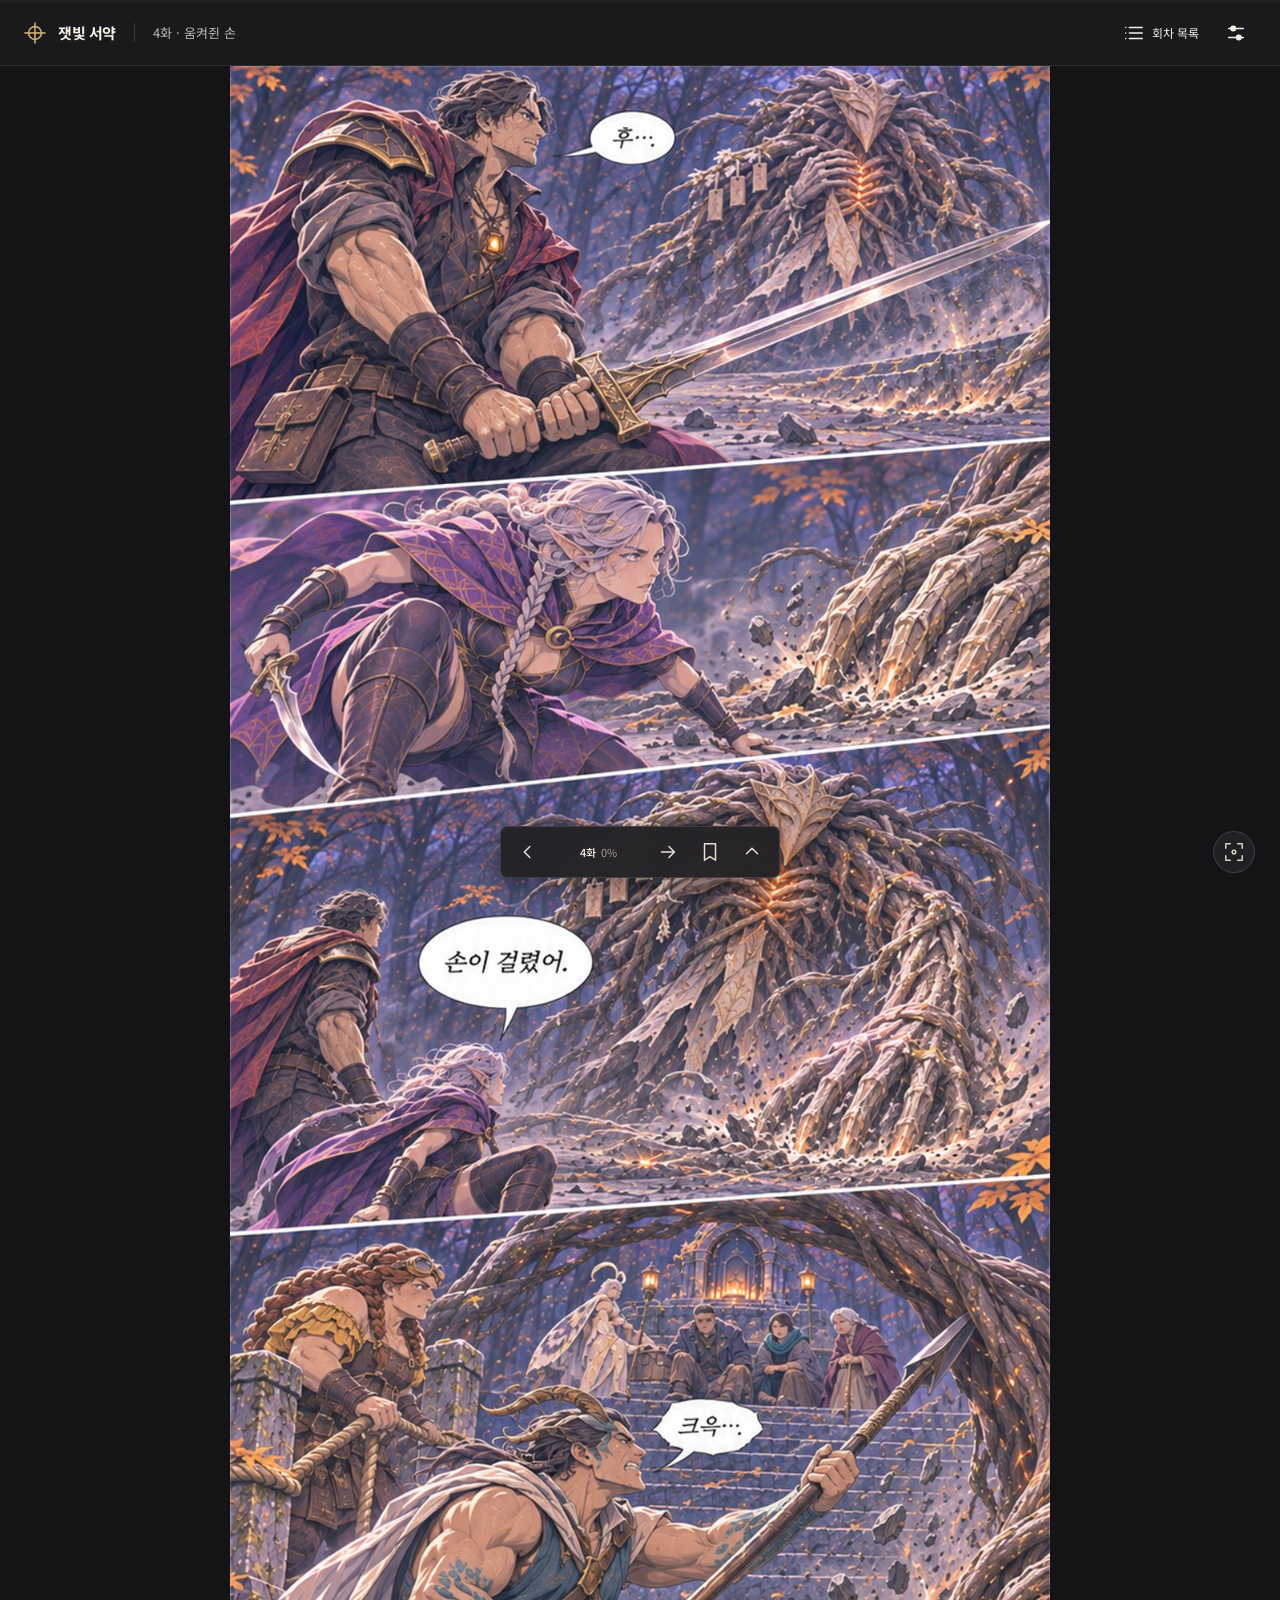
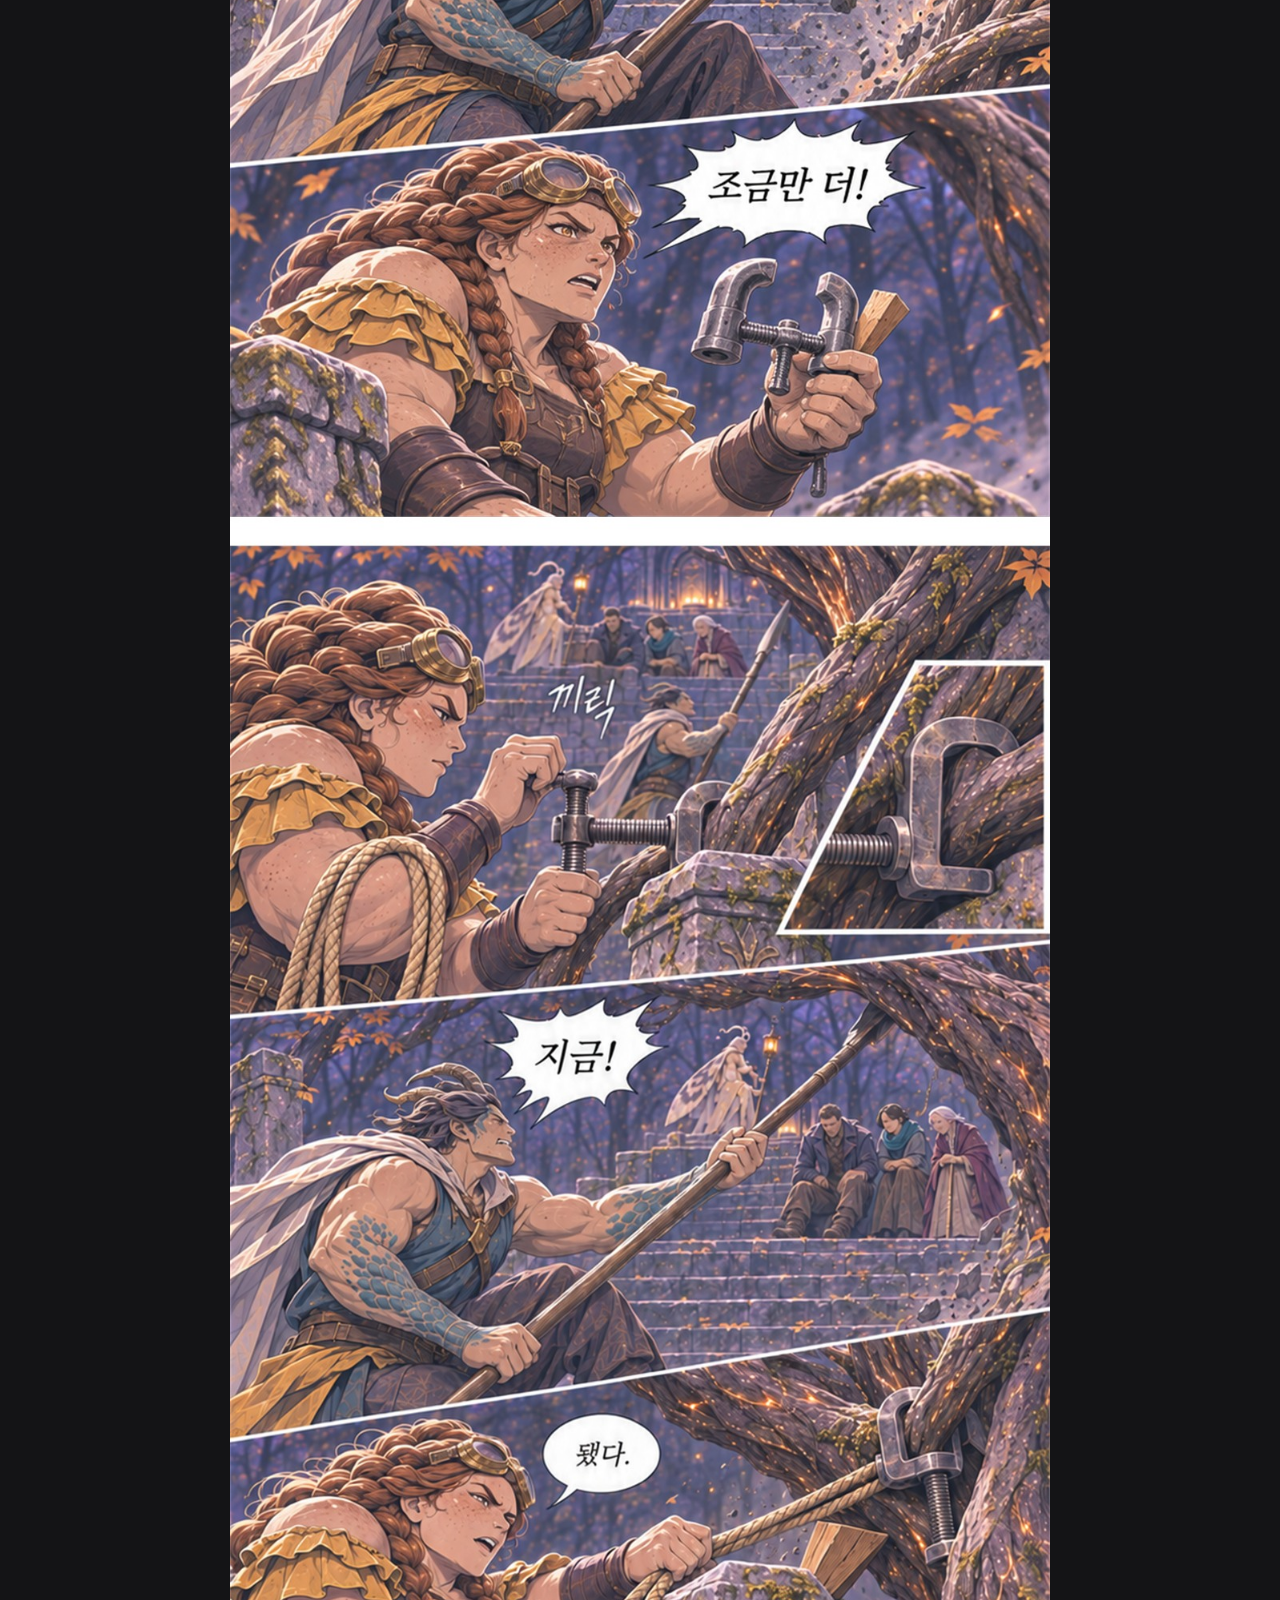
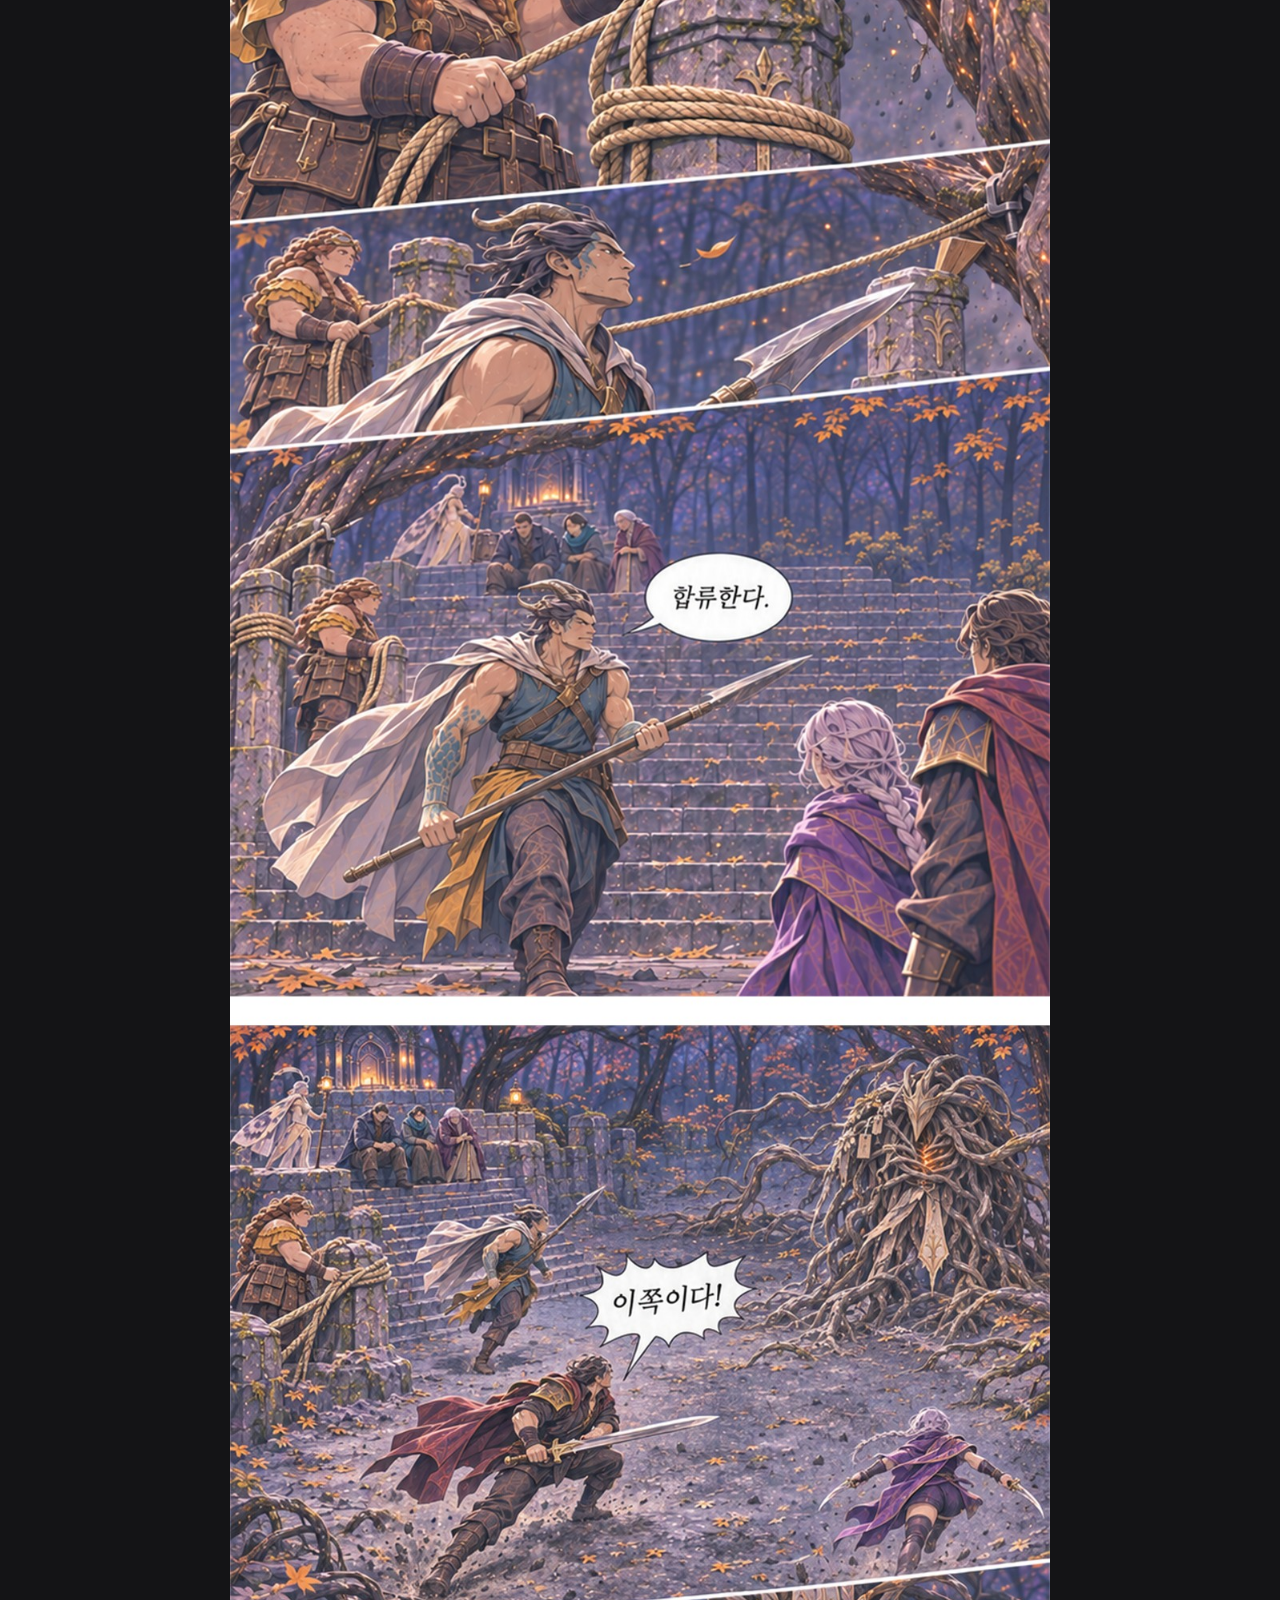
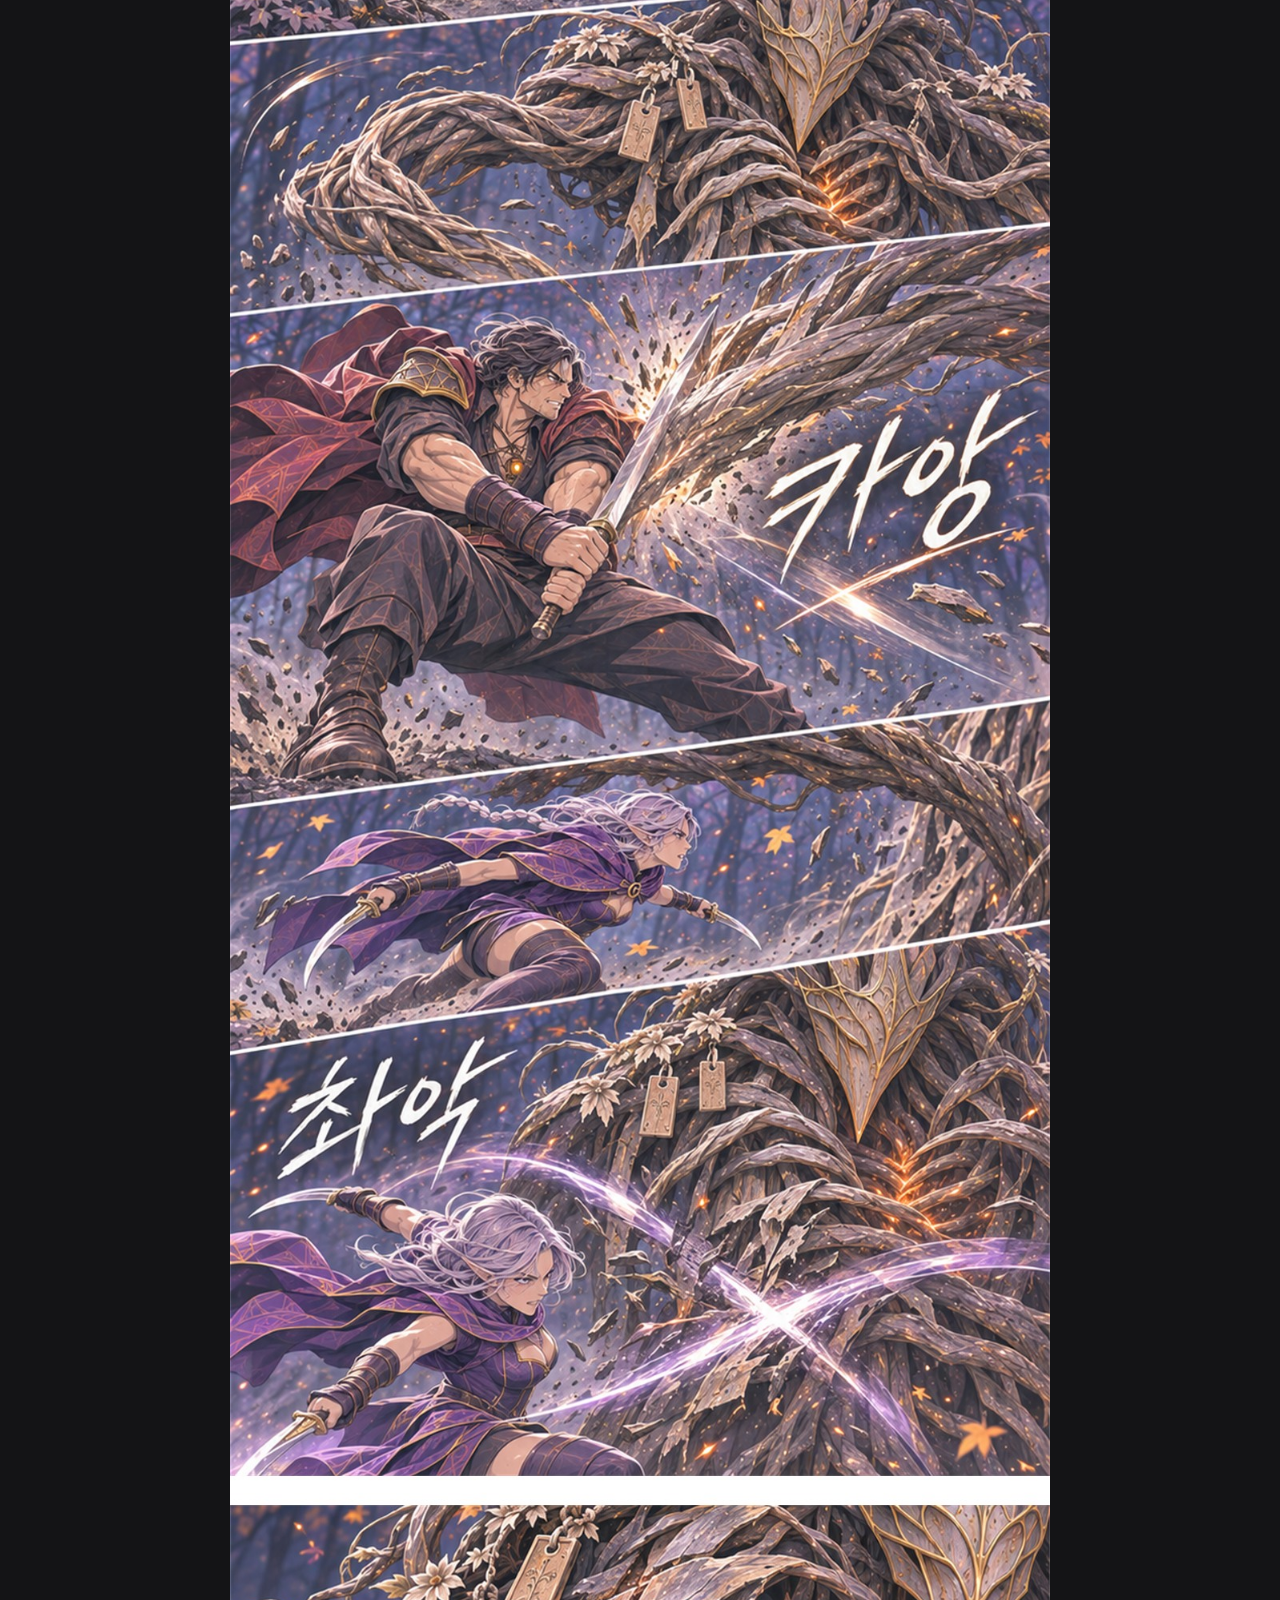
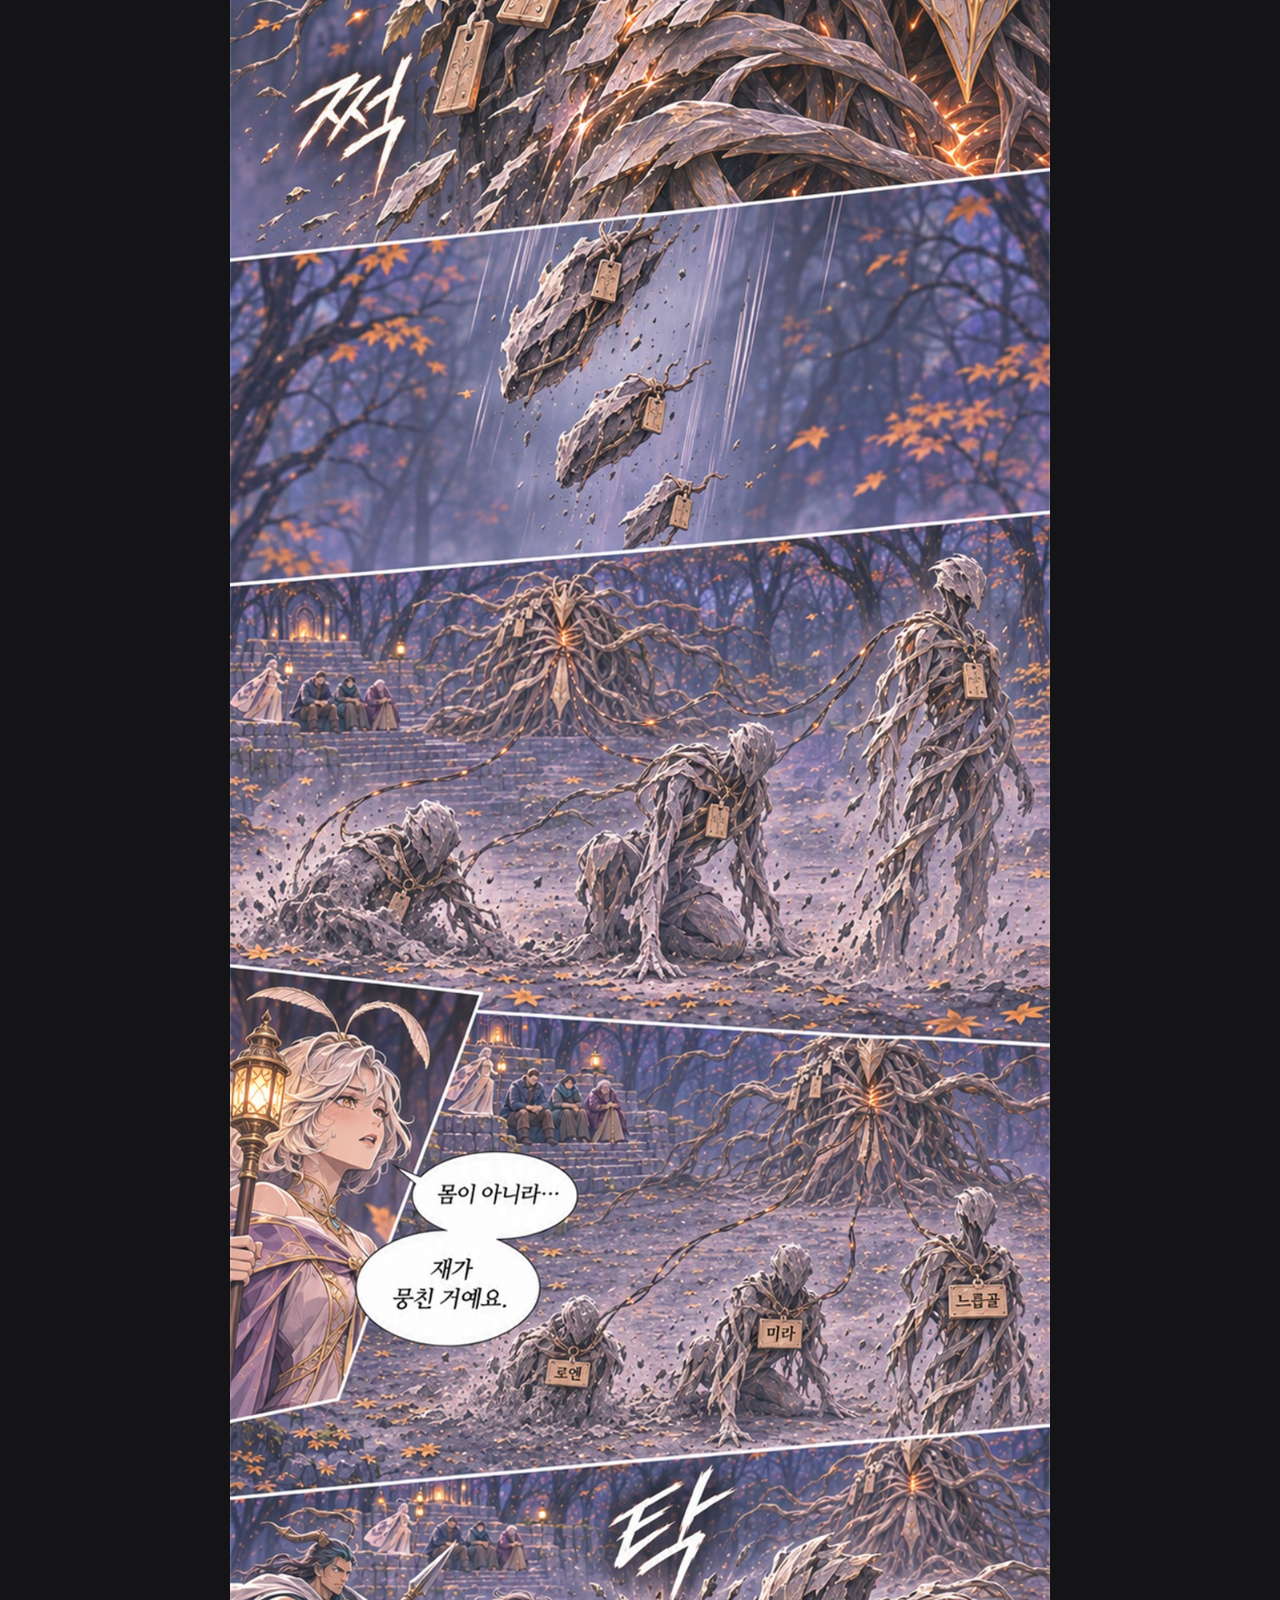
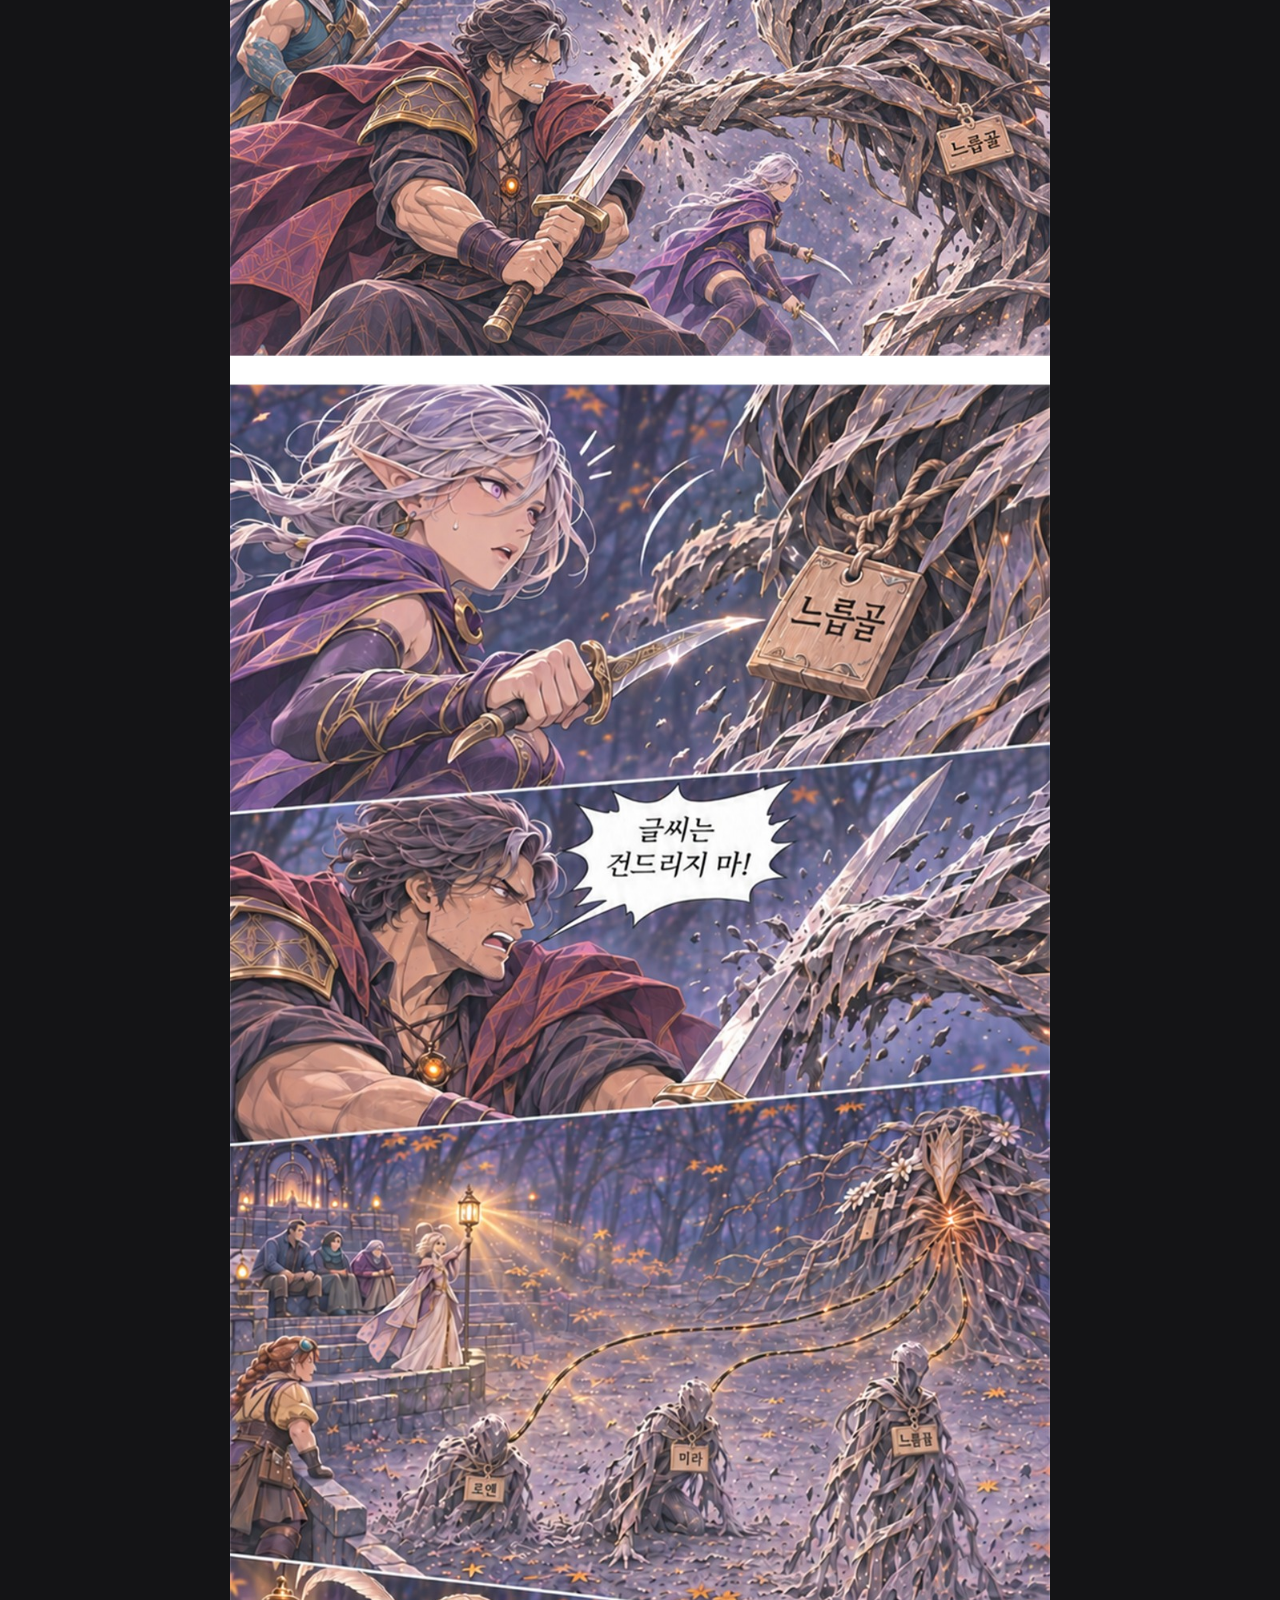
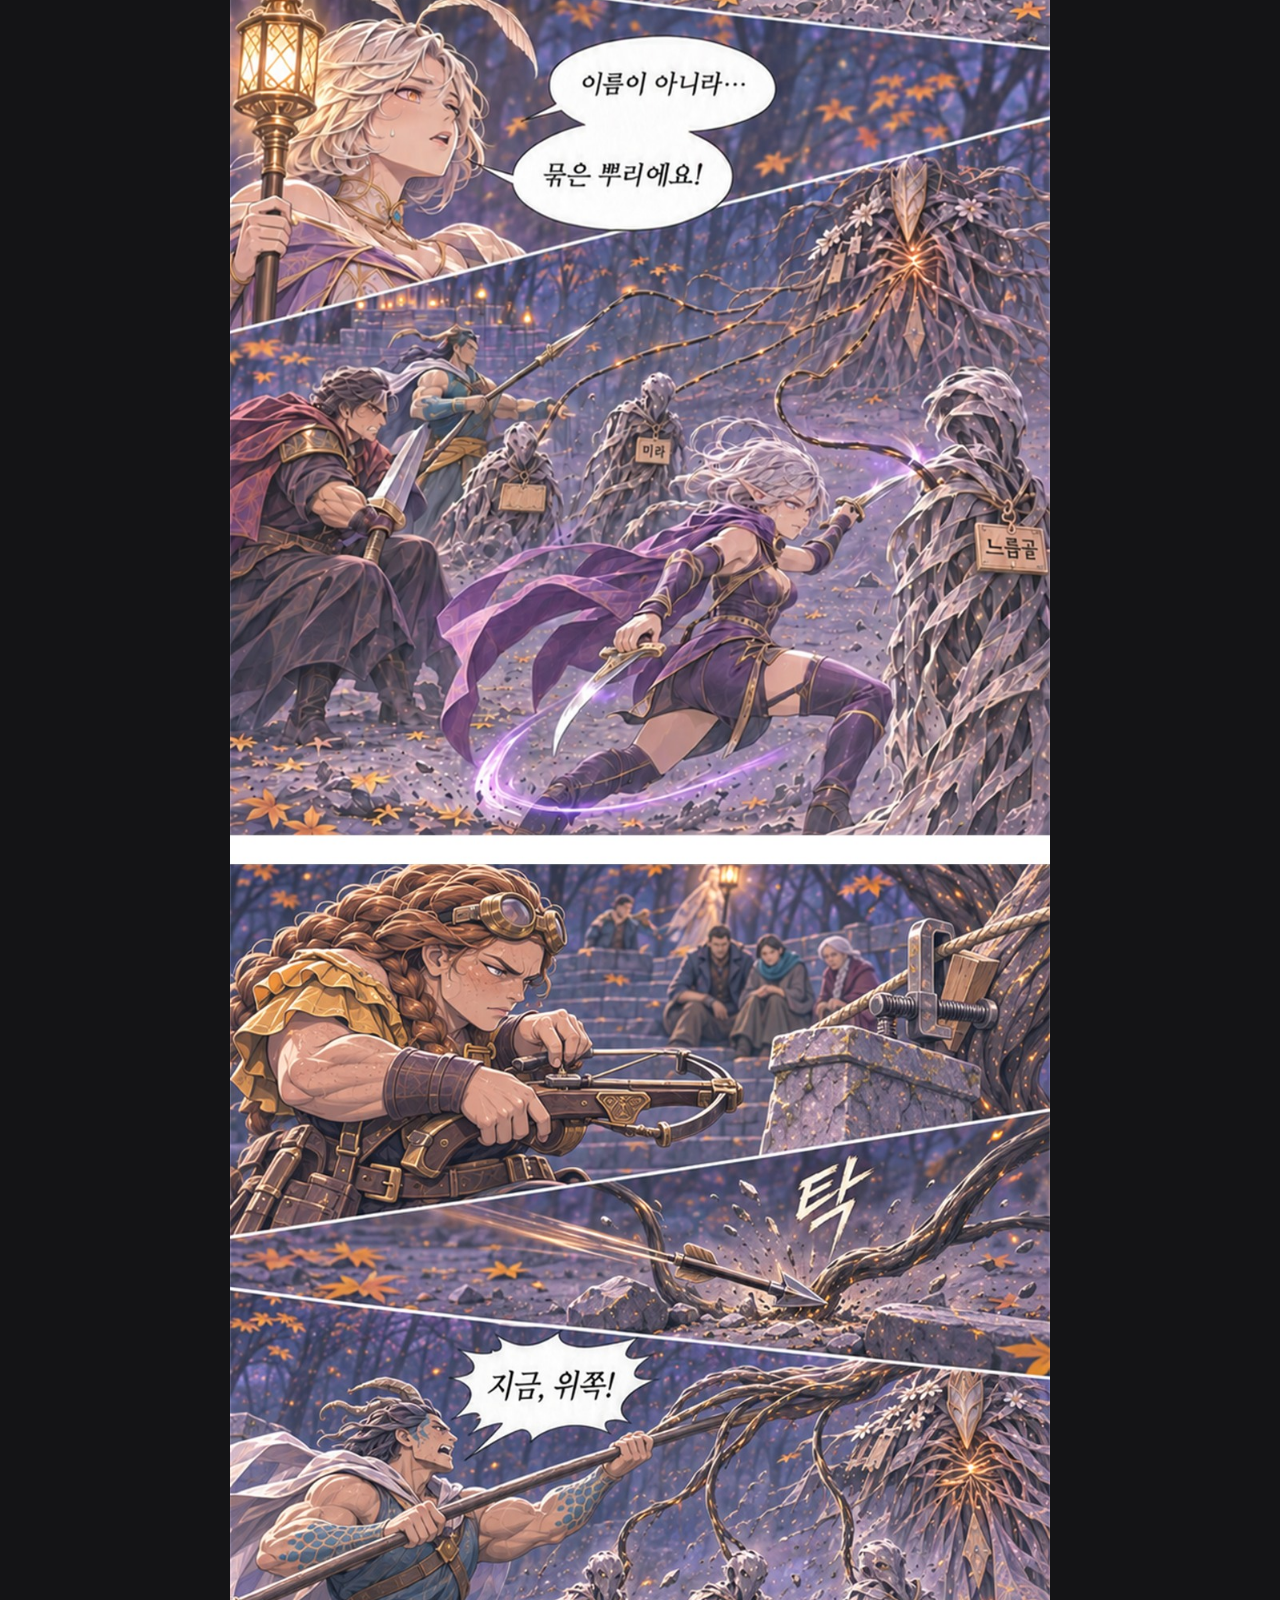
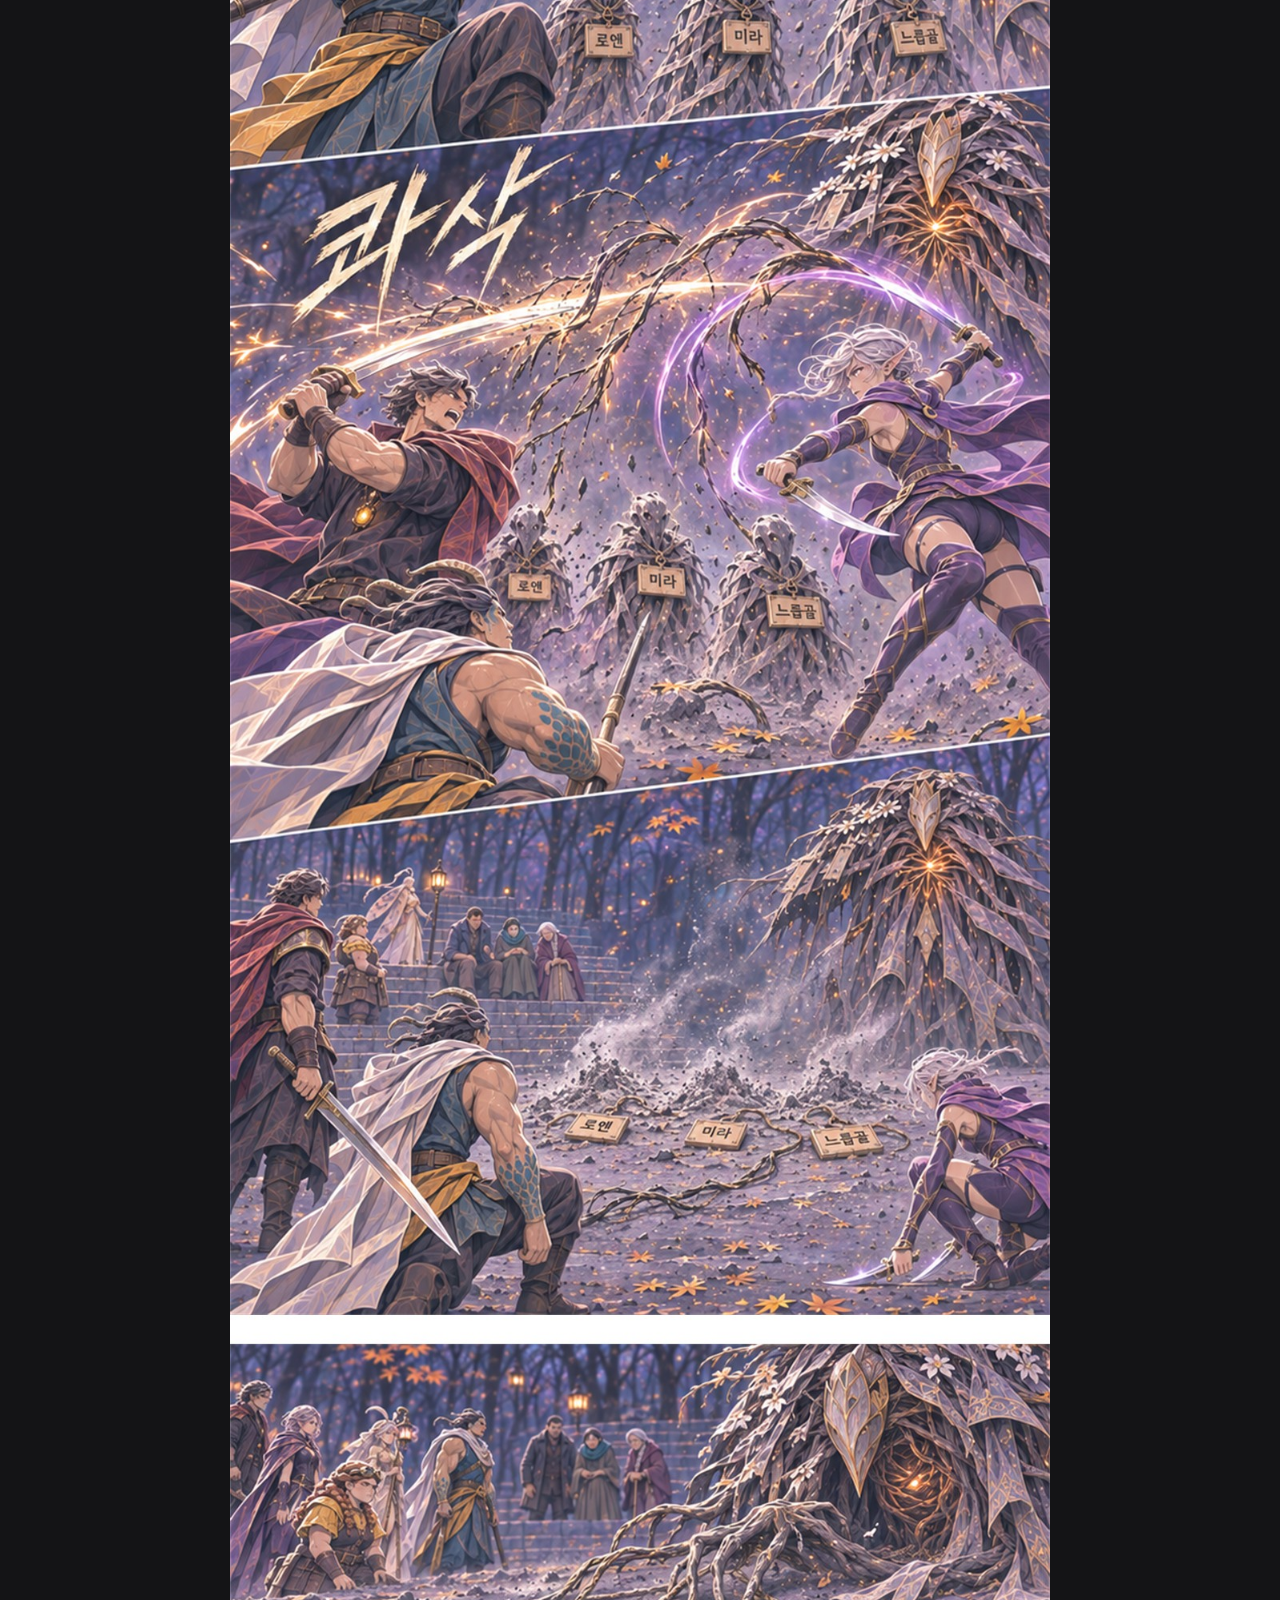
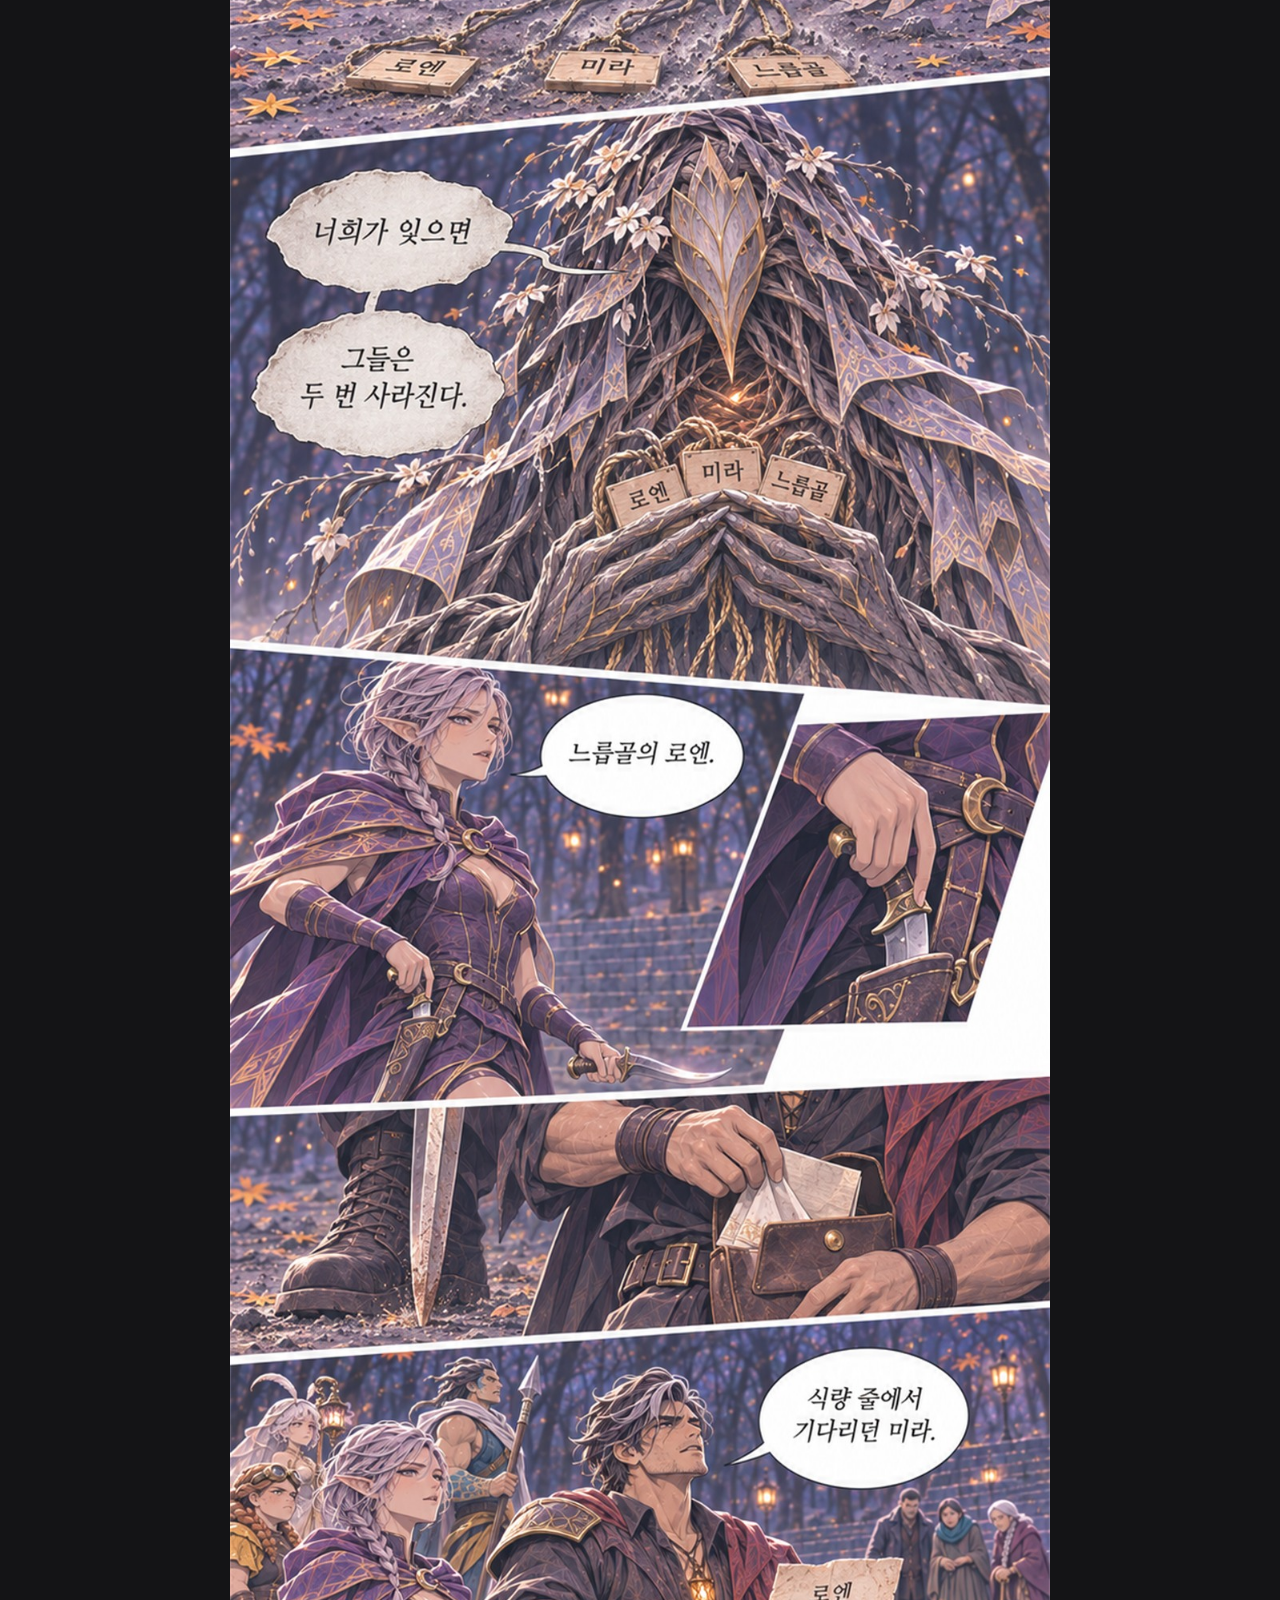
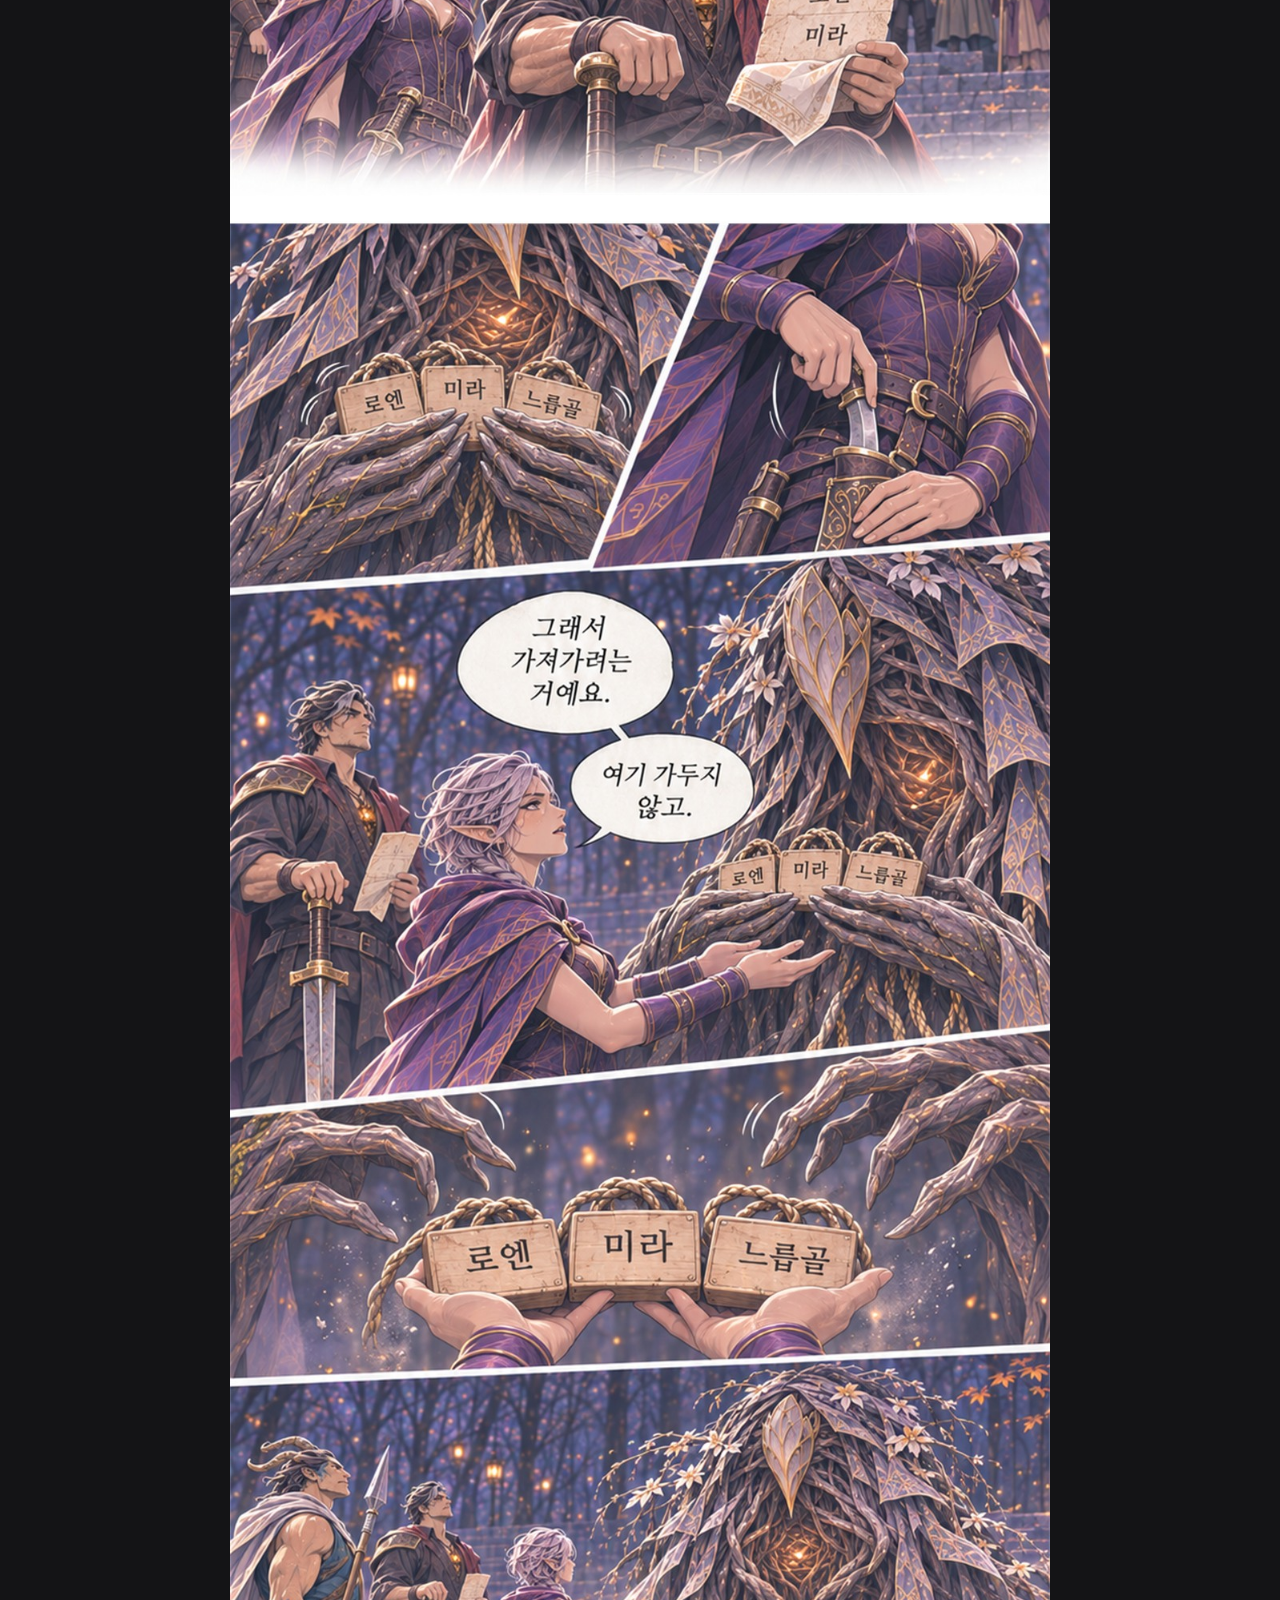
<file: ashen-oath/episode-004.html>
<!doctype html>
<html lang="ko">
<head>
<meta charset="utf-8">
<meta name="viewport" content="width=device-width,initial-scale=1">
<meta name="theme-color" content="#171719">
<meta name="description" content="이름을 지키려는 손이 길을 가로막는다. 다섯 사람은 뿌리가 붙잡은 것과 끝내 놓아야 할 것을 구분한다.">
<title>4화 · 움켜쥔 손 · 잿빛 서약</title>
<link rel="preconnect" href="https://fonts.googleapis.com">
<link rel="preconnect" href="https://fonts.gstatic.com" crossorigin>
<link href="https://fonts.googleapis.com/css2?family=Noto+Sans+KR:wght@400;500;700&family=Noto+Serif+KR:wght@500&display=swap" rel="stylesheet">
<link rel="stylesheet" href="../css/style.css">
<link rel="icon" type="image/svg+xml" href="../favicon.svg">
<script>window.WEBTOON = {"seriesId": "ashen-oath", "seriesTitle": "잿빛 서약", "episodes": [{"number": 1, "title": "마지막 피난 행렬", "url": "episode-001.html", "kind": "episode", "displayTitle": "1화 · 마지막 피난 행렬", "shortLabel": "1화"}, {"number": 2, "title": "숲에 남은 수레", "url": "episode-002.html", "kind": "episode", "displayTitle": "2화 · 숲에 남은 수레", "shortLabel": "2화"}, {"number": 3, "title": "숲이 기억하는 이름", "url": "episode-003.html", "kind": "episode", "displayTitle": "3화 · 숲이 기억하는 이름", "shortLabel": "3화"}, {"number": 4, "title": "움켜쥔 손", "url": "episode-004.html", "kind": "episode", "displayTitle": "4화 · 움켜쥔 손", "shortLabel": "4화"}, {"number": 5, "title": "완치된 사람들", "url": "episode-005.html", "kind": "episode", "displayTitle": "5화 · 완치된 사람들", "shortLabel": "5화"}, {"number": 6, "title": "대답을 듣는 기도", "url": "episode-006.html", "kind": "episode", "displayTitle": "6화 · 대답을 듣는 기도", "shortLabel": "6화"}, {"number": 7, "title": "문밖의 손자국", "url": "episode-007.html", "kind": "episode", "displayTitle": "7화 · 문밖의 손자국", "shortLabel": "7화"}, {"number": 8, "title": "이번 교대는 끝이다", "url": "episode-008.html", "kind": "episode", "displayTitle": "8화 · 이번 교대는 끝이다", "shortLabel": "8화"}]};</script>
<script src="../js/app.js" defer></script>
</head>
<body class="reader">
<a class="skip-link" href="#reader-main">웹툰으로 건너뛰기</a>
<div class="reader-progress-track" aria-hidden="true"><div class="reader-progress-fill"></div></div>
<header class="reader-header">
  <div class="reader-title">
    <a class="brand" href="index.html" aria-label="잿빛 서약 홈"><svg viewBox="0 0 24 24" aria-hidden="true"><circle cx="12" cy="12" r="7"/><path d="M12 1v22M1 12h22"/></svg><span>잿빛 서약</span></a>
    <span class="current-title" data-current-title>4화 · 움켜쥔 손</span>
  </div>
  <nav class="reader-tools" aria-label="읽기 메뉴">
    <button class="icon-button" data-dialog="episodes-dialog" aria-label="회차 목록"><svg viewBox="0 0 24 24" aria-hidden="true"><path d="M7 6h14M7 12h14M7 18h14M3 6h.01M3 12h.01M3 18h.01"/></svg><span class="tool-label">회차 목록</span></button>
    <button class="icon-button" data-dialog="settings-dialog" aria-label="보기 설정"><svg viewBox="0 0 24 24" aria-hidden="true"><path d="M4 7h16M4 17h16"/><circle cx="9" cy="7" r="2.5" fill="currentColor"/><circle cx="15" cy="17" r="2.5" fill="currentColor"/></svg></button>
  </nav>
</header>
<main id="reader-main" class="reader-main">
  <article class="chapter" id="ep-4" data-episode="4" aria-label="4화 · 움켜쥔 손">
    <h1 class="sr-only">4화 · 움켜쥔 손</h1>
    
    <div class="episode-art"><img src="../assets/ashen-oath/episodes/004/000.jpg" decoding="async" width="1024" height="2048" loading="eager" fetchpriority="high" alt="4화 원고 1 / 14"><img src="../assets/ashen-oath/episodes/004/001.jpg" decoding="async" width="1024" height="2048" loading="eager" fetchpriority="high" alt="4화 원고 2 / 14"><img src="../assets/ashen-oath/episodes/004/002.jpg" decoding="async" width="1024" height="2048" loading="lazy" alt="4화 원고 3 / 14"><img src="../assets/ashen-oath/episodes/004/003.jpg" decoding="async" width="1024" height="2048" loading="lazy" alt="4화 원고 4 / 14"><img src="../assets/ashen-oath/episodes/004/004.jpg" decoding="async" width="1024" height="2048" loading="lazy" alt="4화 원고 5 / 14"><img src="../assets/ashen-oath/episodes/004/005.jpg" decoding="async" width="1024" height="2048" loading="lazy" alt="4화 원고 6 / 14"><img src="../assets/ashen-oath/episodes/004/006.jpg" decoding="async" width="1024" height="2048" loading="lazy" alt="4화 원고 7 / 14"><img src="../assets/ashen-oath/episodes/004/007.jpg" decoding="async" width="1024" height="2048" loading="lazy" alt="4화 원고 8 / 14"><img src="../assets/ashen-oath/episodes/004/008.jpg" decoding="async" width="1024" height="2048" loading="lazy" alt="4화 원고 9 / 14"><img src="../assets/ashen-oath/episodes/004/009.jpg" decoding="async" width="1024" height="2048" loading="lazy" alt="4화 원고 10 / 14"><img src="../assets/ashen-oath/episodes/004/010.jpg" decoding="async" width="1024" height="2048" loading="lazy" alt="4화 원고 11 / 14"><img src="../assets/ashen-oath/episodes/004/011.jpg" decoding="async" width="1024" height="2048" loading="lazy" alt="4화 원고 12 / 14"><img src="../assets/ashen-oath/episodes/004/012.jpg" decoding="async" width="1024" height="2048" loading="lazy" alt="4화 원고 13 / 14"><img src="../assets/ashen-oath/episodes/004/013.jpg" decoding="async" width="1024" height="1907" loading="lazy" alt="4화 원고 14 / 14"></div>
    <footer class="chapter-end">
      <span class="small-caps">EPISODE 04 · END</span>
      <h2>움켜쥔 손</h2>
      <p>다음 화에서 이야기가 이어집니다.</p>
      <div class="end-actions">
        <a class="button button-primary" href="episode-005.html" data-episode-link="5">5화로 이어 읽기 <svg viewBox="0 0 24 24" aria-hidden="true"><path d="M12 4v16m-6-6 6 6 6-6"/></svg></a>
        <a class="button" href="index.html#episodes">회차 목록</a>
      </div>
    </footer>
  </article>
</main>
<nav class="reading-dock" aria-label="회차 이동">
  <button class="icon-button" data-prev aria-label="이전 화"><svg viewBox="0 0 24 24" aria-hidden="true"><path d="m14 6-6 6 6 6"/></svg></button>
  <span class="dock-status"><strong data-dock-episode>4화</strong><span data-dock-progress>0%</span></span>
  <button class="icon-button" data-next aria-label="다음 화"><svg viewBox="0 0 24 24" aria-hidden="true"><path d="M5 12h14M13 6l6 6-6 6"/></svg></button>
  <button class="icon-button" data-bookmark aria-label="읽던 위치 저장"><svg viewBox="0 0 24 24" aria-hidden="true"><path d="M6 3h12v18l-6-4-6 4Z"/></svg></button>
  <button class="icon-button" data-top aria-label="현재 회차 처음으로"><svg viewBox="0 0 24 24" aria-hidden="true"><path d="m6 14 6-6 6 6"/></svg></button>
</nav>
<button class="focus-toggle" data-focus aria-label="집중해서 읽기" aria-pressed="false"><svg viewBox="0 0 24 24" aria-hidden="true"><path d="M8 3H3v5M16 3h5v5M3 16v5h5M21 16v5h-5"/><circle cx="12" cy="12" r="2"/></svg></button>
<dialog id="episodes-dialog" aria-labelledby="episode-dialog-title">
  <div class="dialog-header"><h2 id="episode-dialog-title">회차 목록</h2>
    <button class="icon-button" data-close-dialog aria-label="회차 목록 닫기"><svg viewBox="0 0 24 24" aria-hidden="true"><path d="m6 6 12 12M18 6 6 18"/></svg></button>
  </div>
  <div class="dialog-content">
    <a class="dialog-episode" data-episode-link="1" href="episode-001.html"><img src="../assets/ashen-oath/covers/01.jpg" width="66" height="75" alt="" loading="lazy"><span><small>1화</small><strong>마지막 피난 행렬</strong></span></a><a class="dialog-episode" data-episode-link="2" href="episode-002.html"><img src="../assets/ashen-oath/covers/02.jpg" width="66" height="75" alt="" loading="lazy"><span><small>2화</small><strong>숲에 남은 수레</strong></span></a><a class="dialog-episode" data-episode-link="3" href="episode-003.html"><img src="../assets/ashen-oath/covers/03.jpg" width="66" height="75" alt="" loading="lazy"><span><small>3화</small><strong>숲이 기억하는 이름</strong></span></a><a class="dialog-episode" data-episode-link="4" href="episode-004.html"><img src="../assets/ashen-oath/covers/04.jpg" width="66" height="75" alt="" loading="lazy"><span><small>4화</small><strong>움켜쥔 손</strong></span></a><a class="dialog-episode" data-episode-link="5" href="episode-005.html"><img src="../assets/ashen-oath/covers/05.jpg" width="66" height="75" alt="" loading="lazy"><span><small>5화</small><strong>완치된 사람들</strong></span></a><a class="dialog-episode" data-episode-link="6" href="episode-006.html"><img src="../assets/ashen-oath/covers/06.jpg" width="66" height="75" alt="" loading="lazy"><span><small>6화</small><strong>대답을 듣는 기도</strong></span></a><a class="dialog-episode" data-episode-link="7" href="episode-007.html"><img src="../assets/ashen-oath/covers/07.jpg" width="66" height="75" alt="" loading="lazy"><span><small>7화</small><strong>문밖의 손자국</strong></span></a><a class="dialog-episode" data-episode-link="8" href="episode-008.html"><img src="../assets/ashen-oath/covers/08.jpg" width="66" height="75" alt="" loading="lazy"><span><small>8화</small><strong>이번 교대는 끝이다</strong></span></a>
    <a class="dialog-home" href="index.html">작품 소개로 돌아가기</a>
  </div>
</dialog>
<dialog id="settings-dialog" aria-labelledby="settings-title">
  <div class="dialog-header"><h2 id="settings-title">보기 설정</h2>
    <button class="icon-button" data-close-dialog aria-label="보기 설정 닫기"><svg viewBox="0 0 24 24" aria-hidden="true"><path d="m6 6 12 12M18 6 6 18"/></svg></button>
  </div>
  <div class="dialog-content">
    <fieldset class="settings-field"><legend>주변 배경</legend>
      <div class="choice-group">
        <label class="choice"><input type="radio" name="backdrop" value="dark" checked><span>어둡게</span></label>
        <label class="choice"><input type="radio" name="backdrop" value="light"><span>밝게</span></label>
      </div>
    </fieldset>
    <fieldset class="settings-field"><legend>원고 너비</legend>
      <div class="choice-group">
        <label class="choice"><input type="radio" name="width" value="820" checked><span>기본</span></label>
        <label class="choice"><input type="radio" name="width" value="1024"><span>넓게</span></label>
      </div>
    </fieldset>
    <p class="settings-note">읽던 위치와 보기 설정은 이 브라우저에 저장됩니다.</p>
  </div>
</dialog>
<div class="toast" role="status" aria-live="polite" hidden></div>
</body></html>
</file>
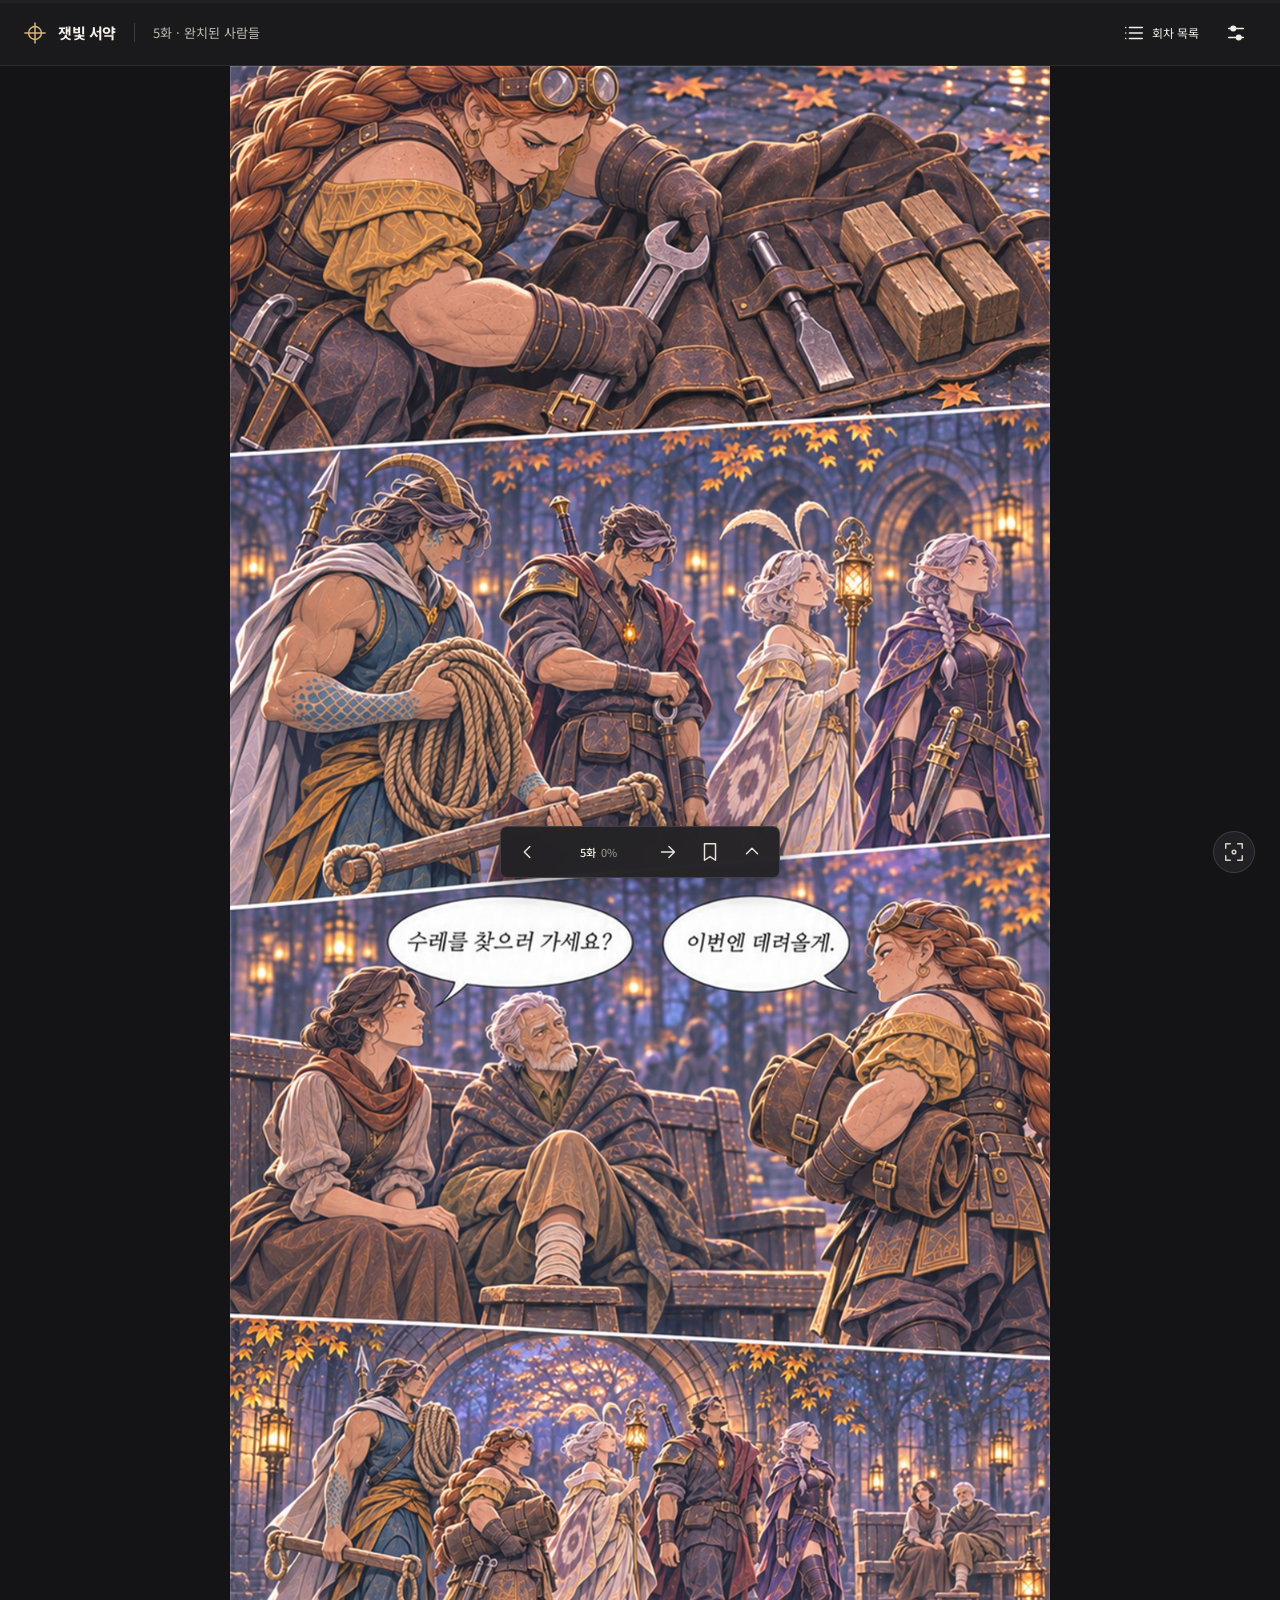
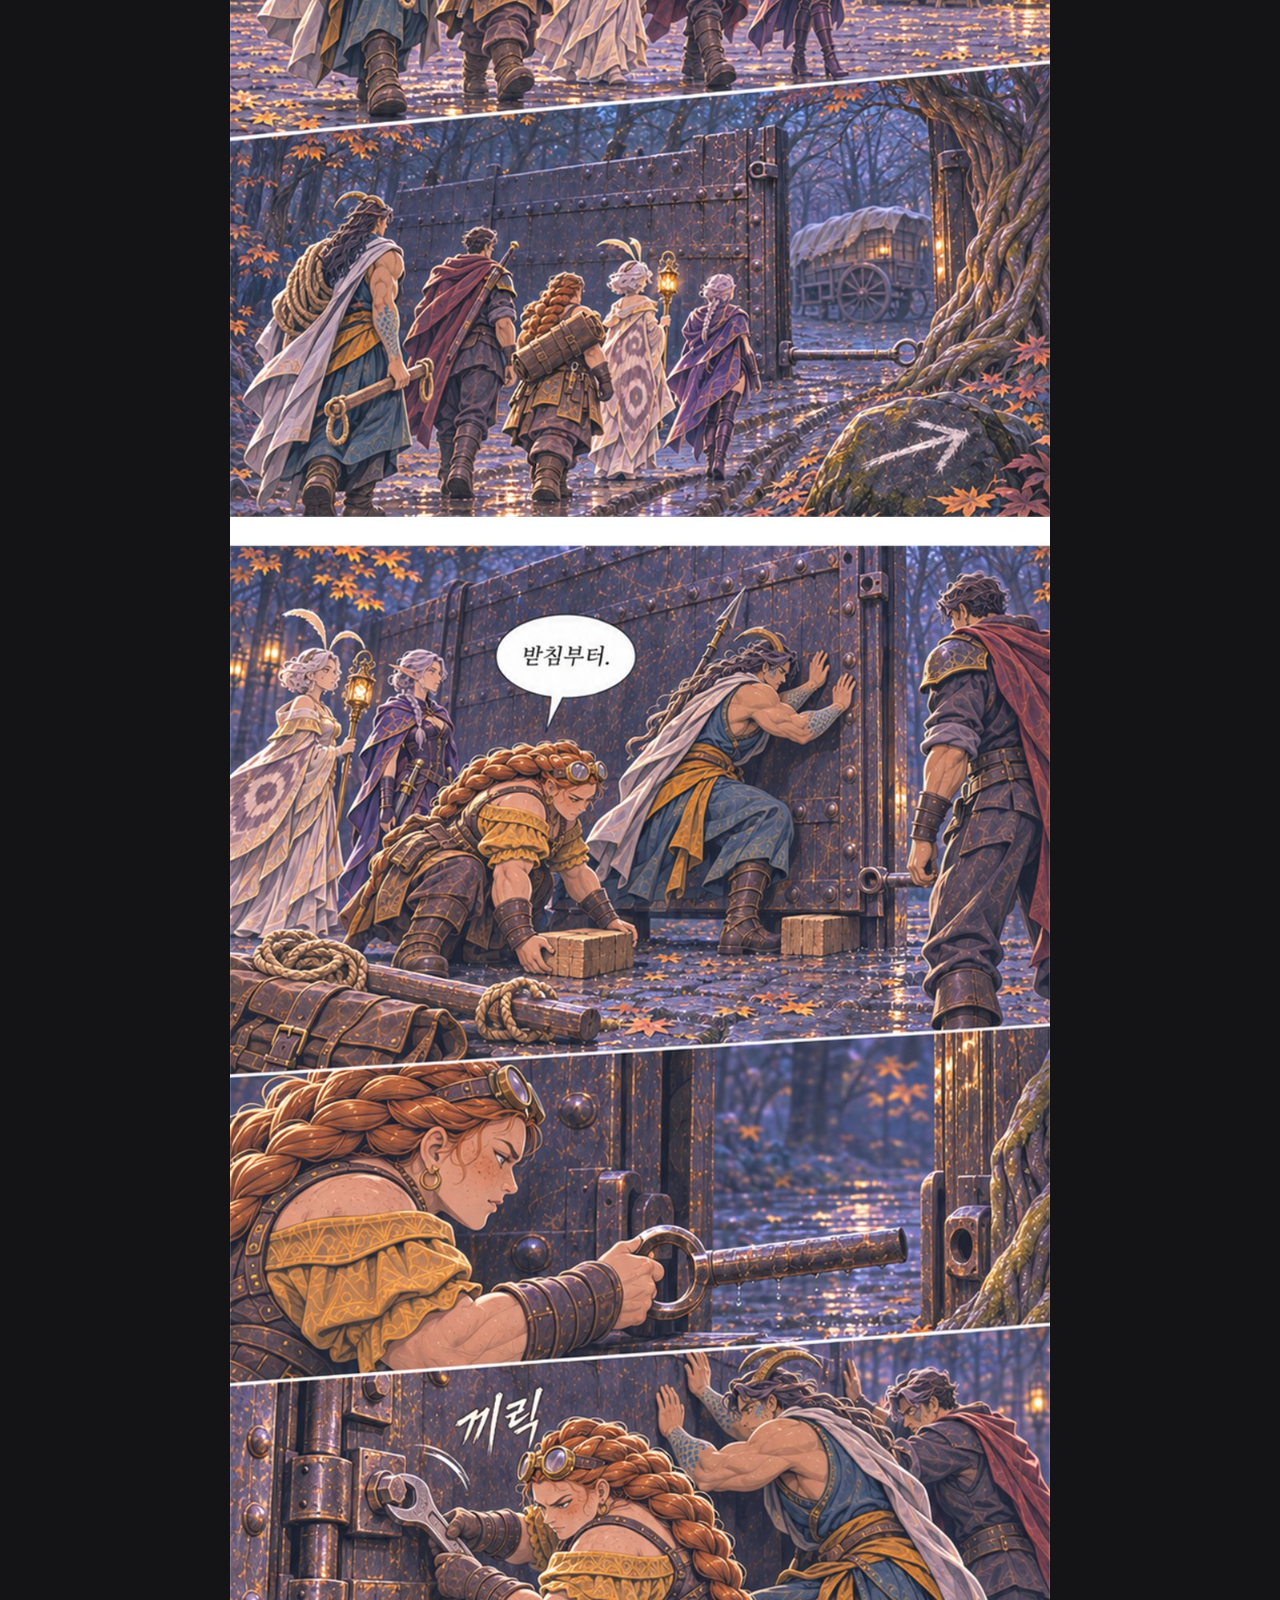
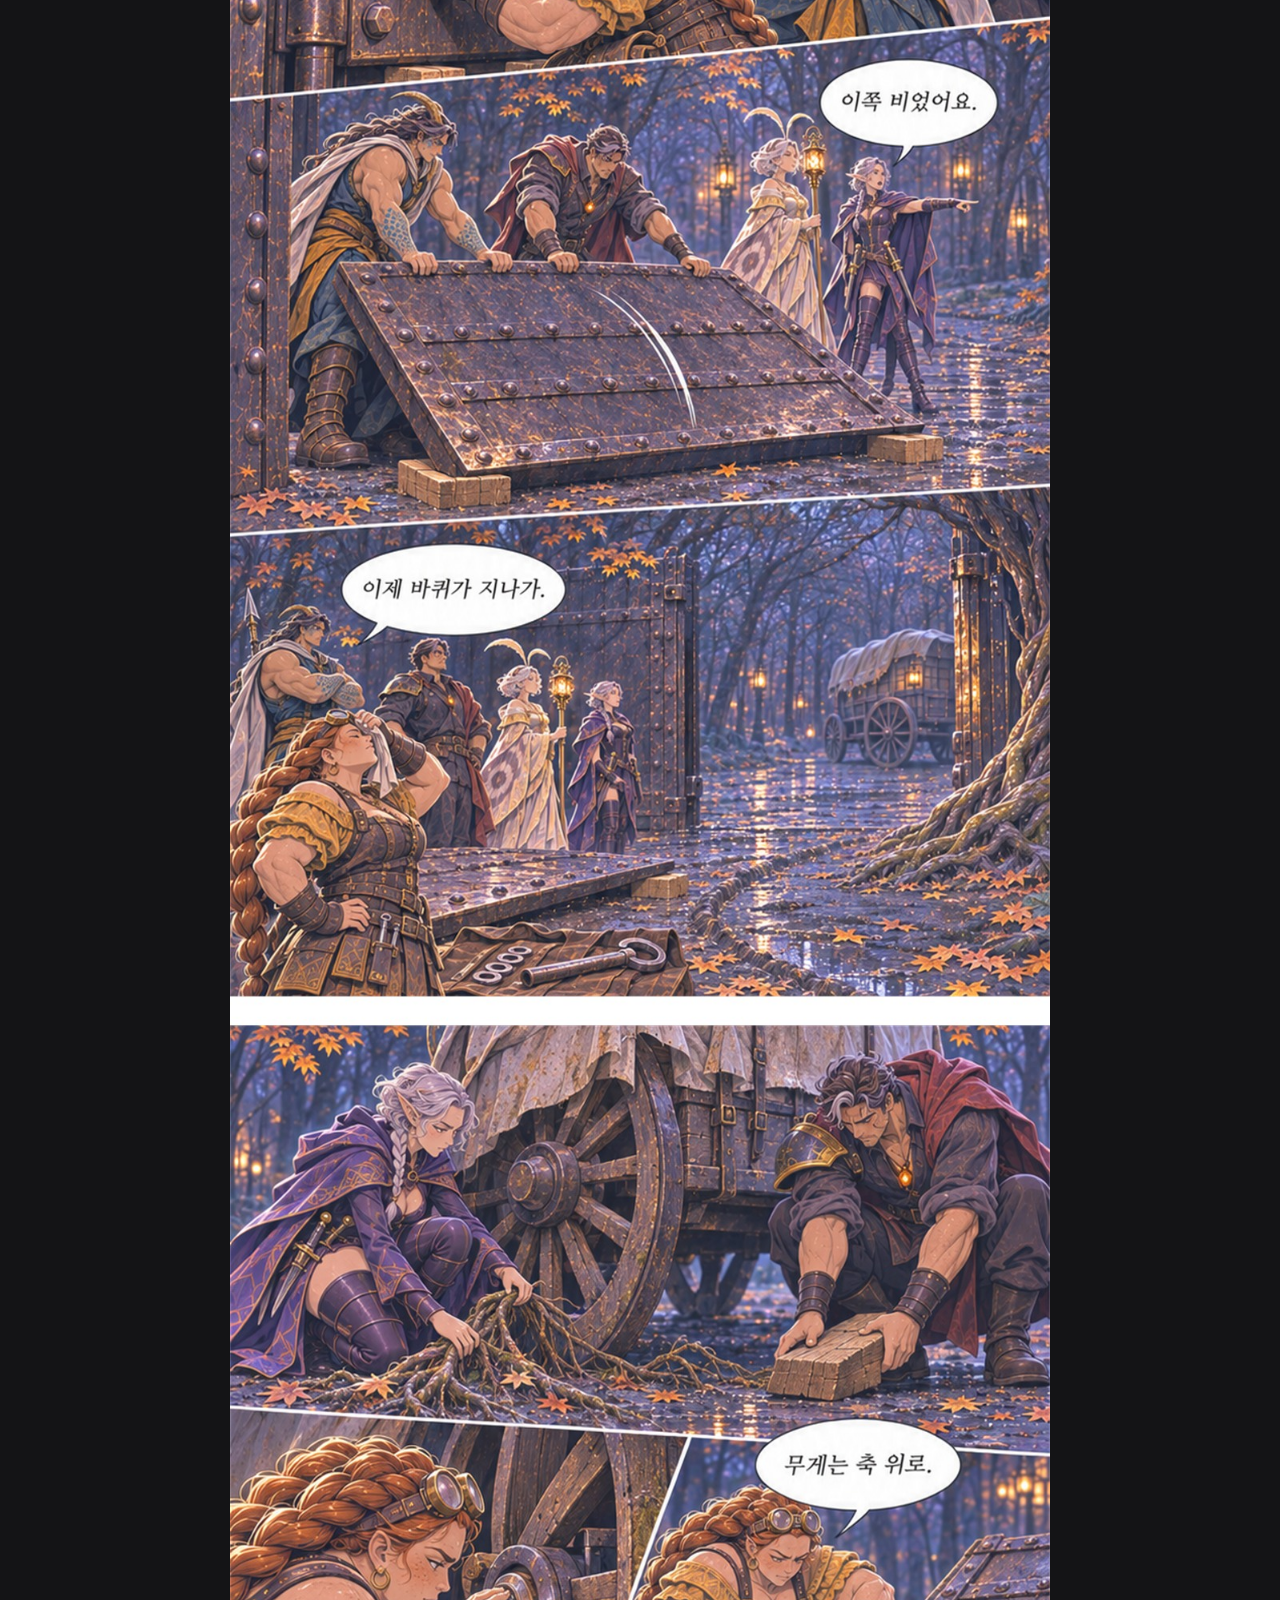
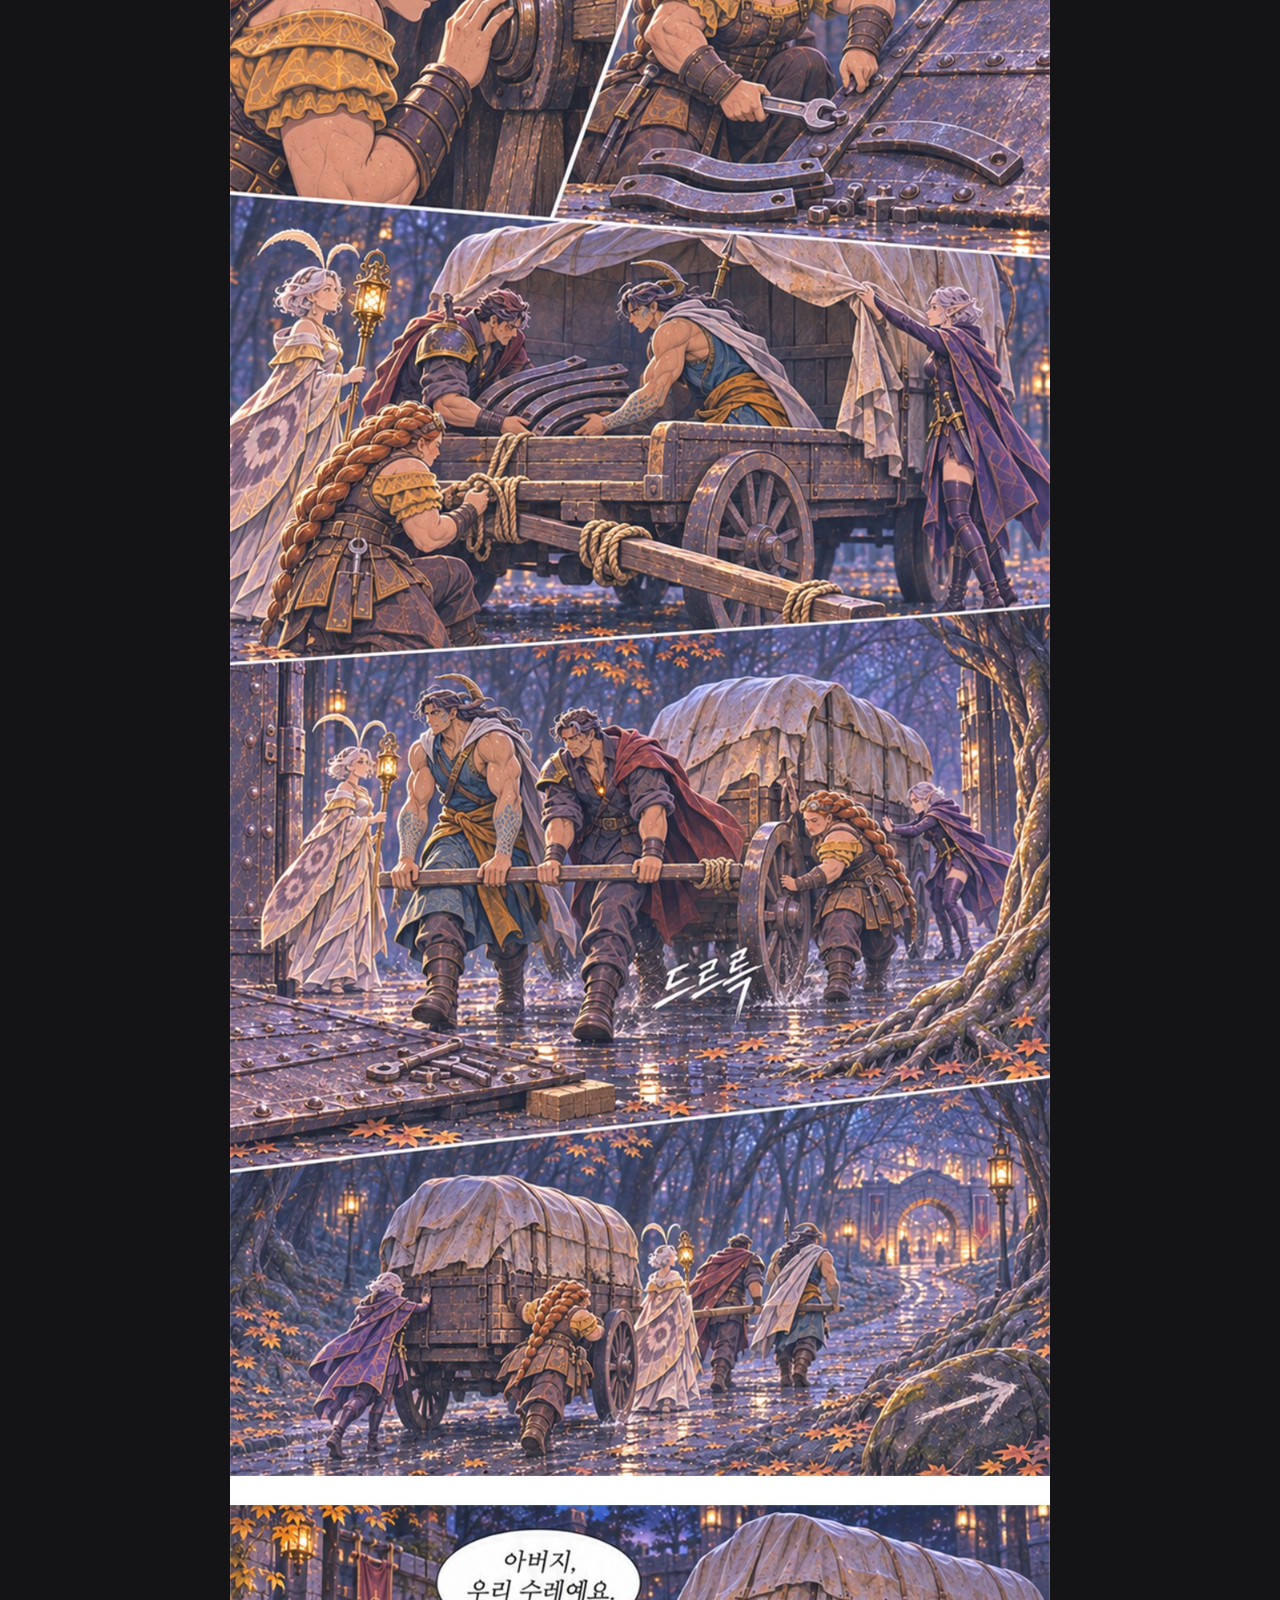
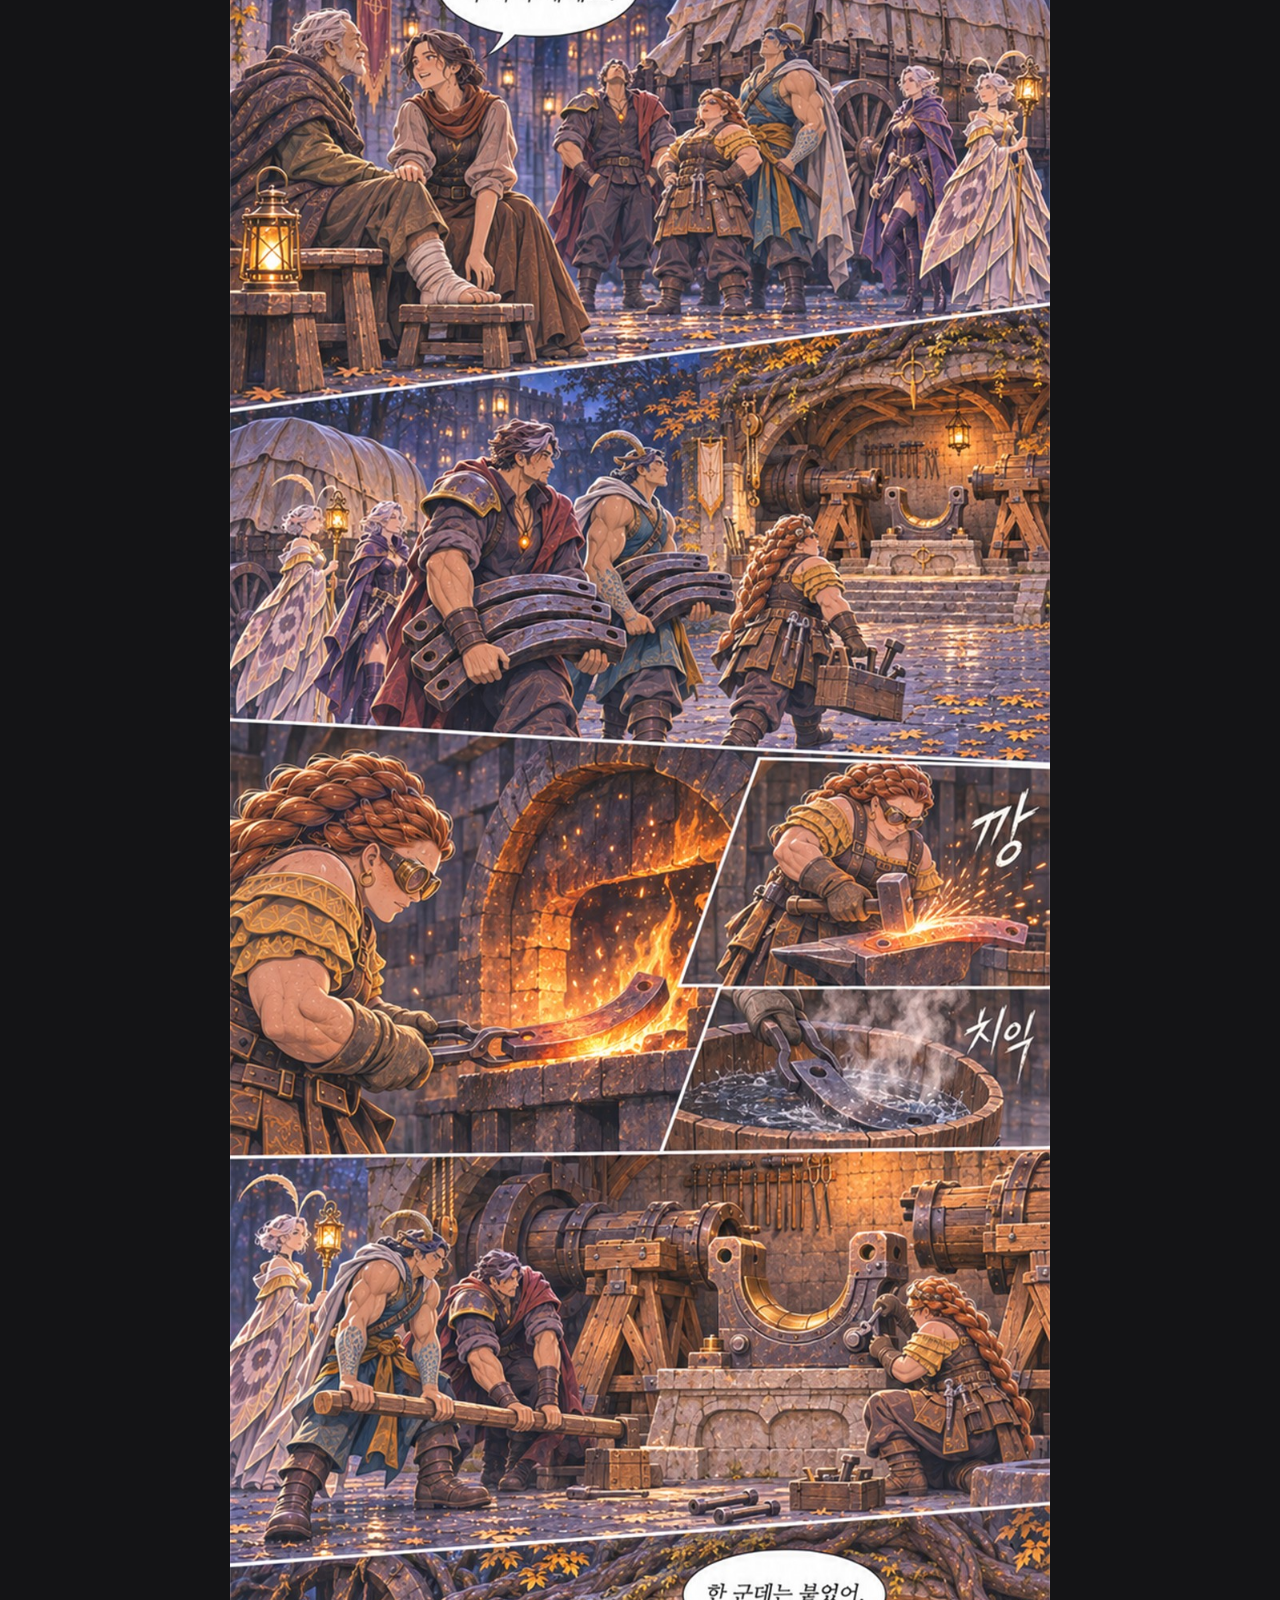
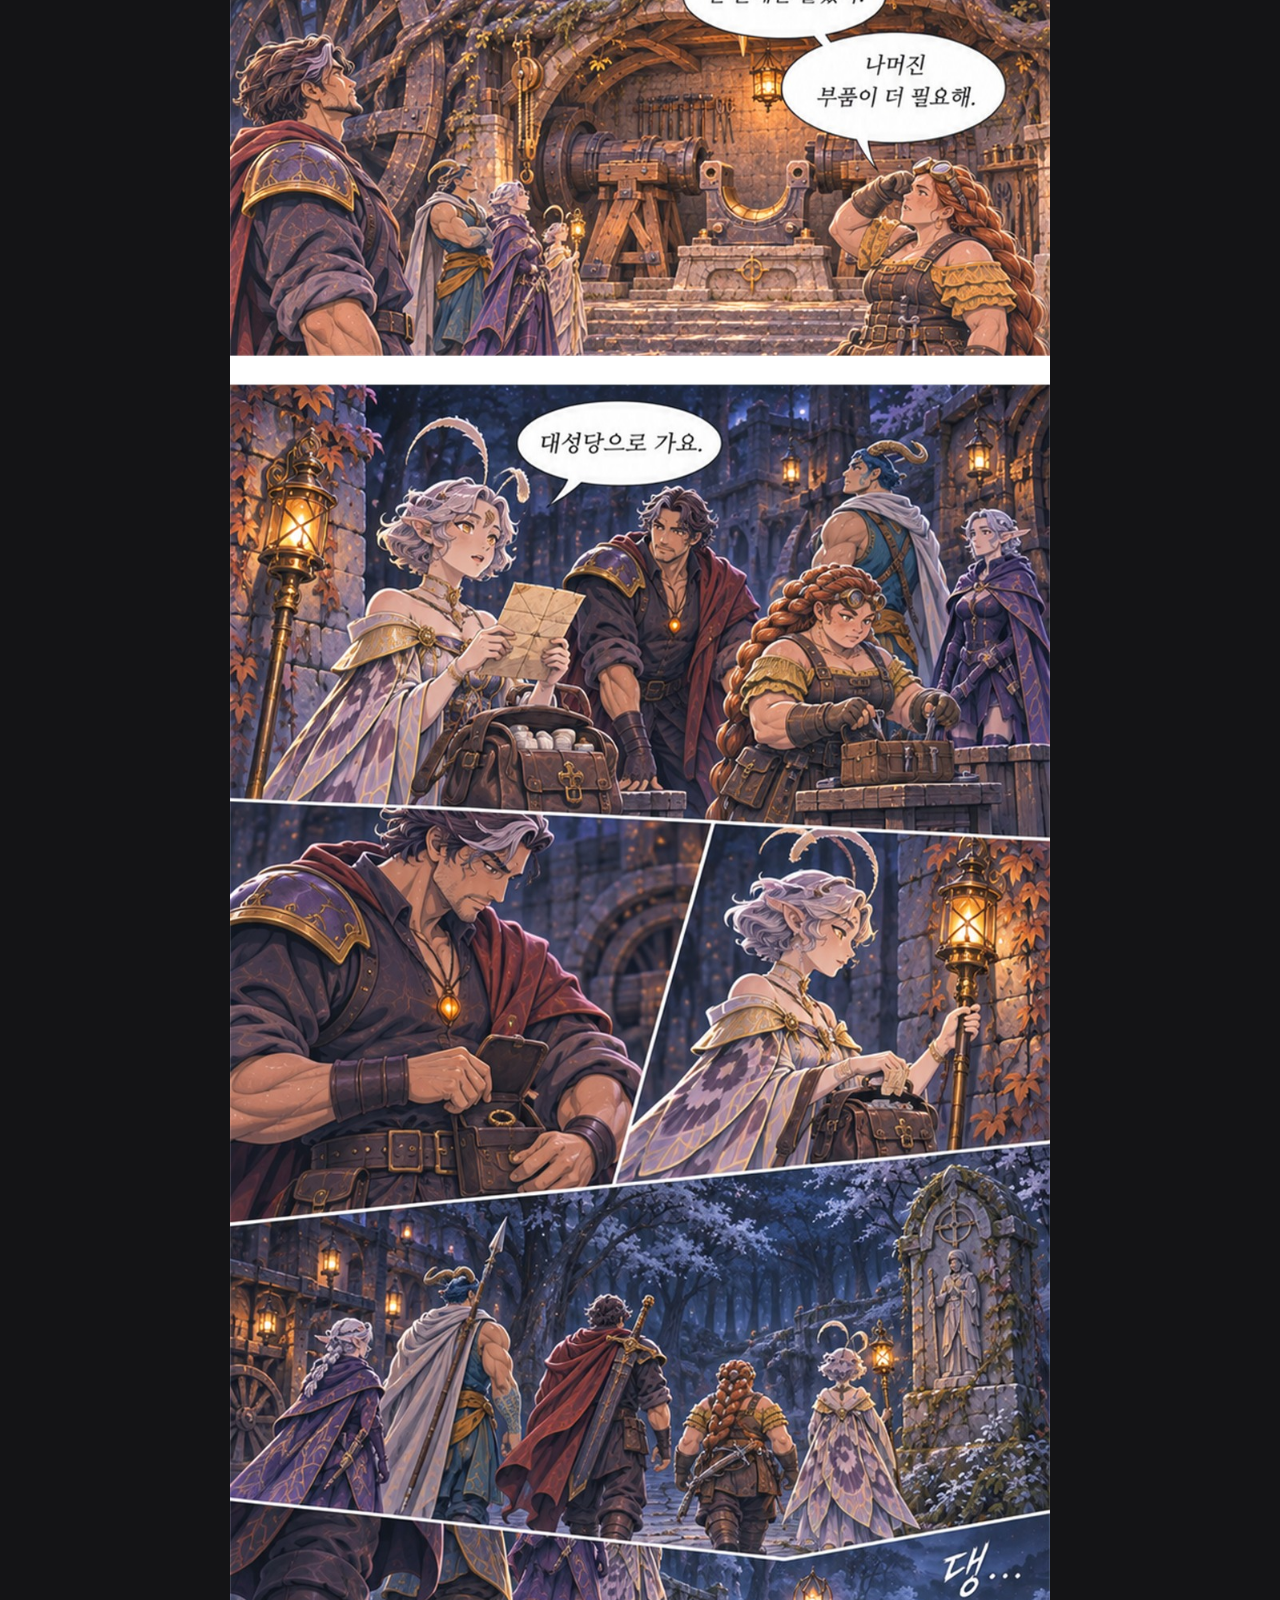
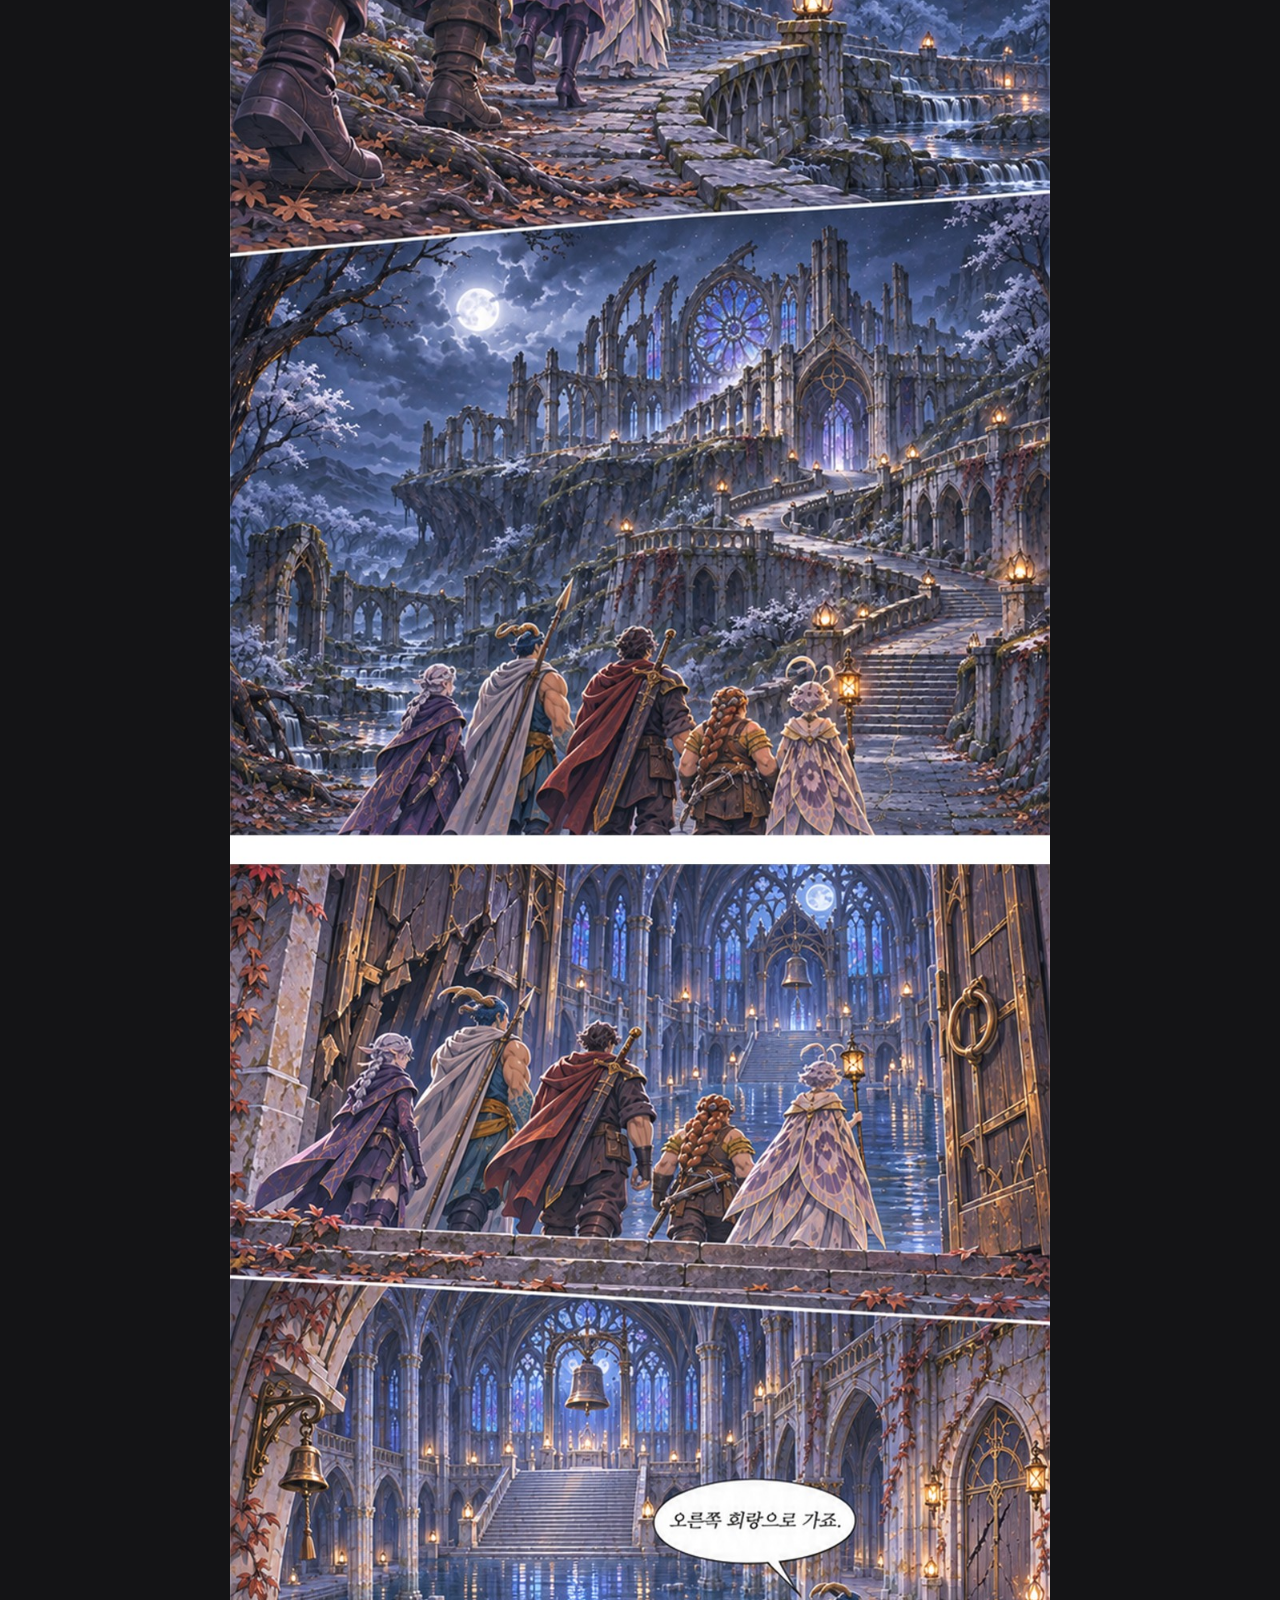
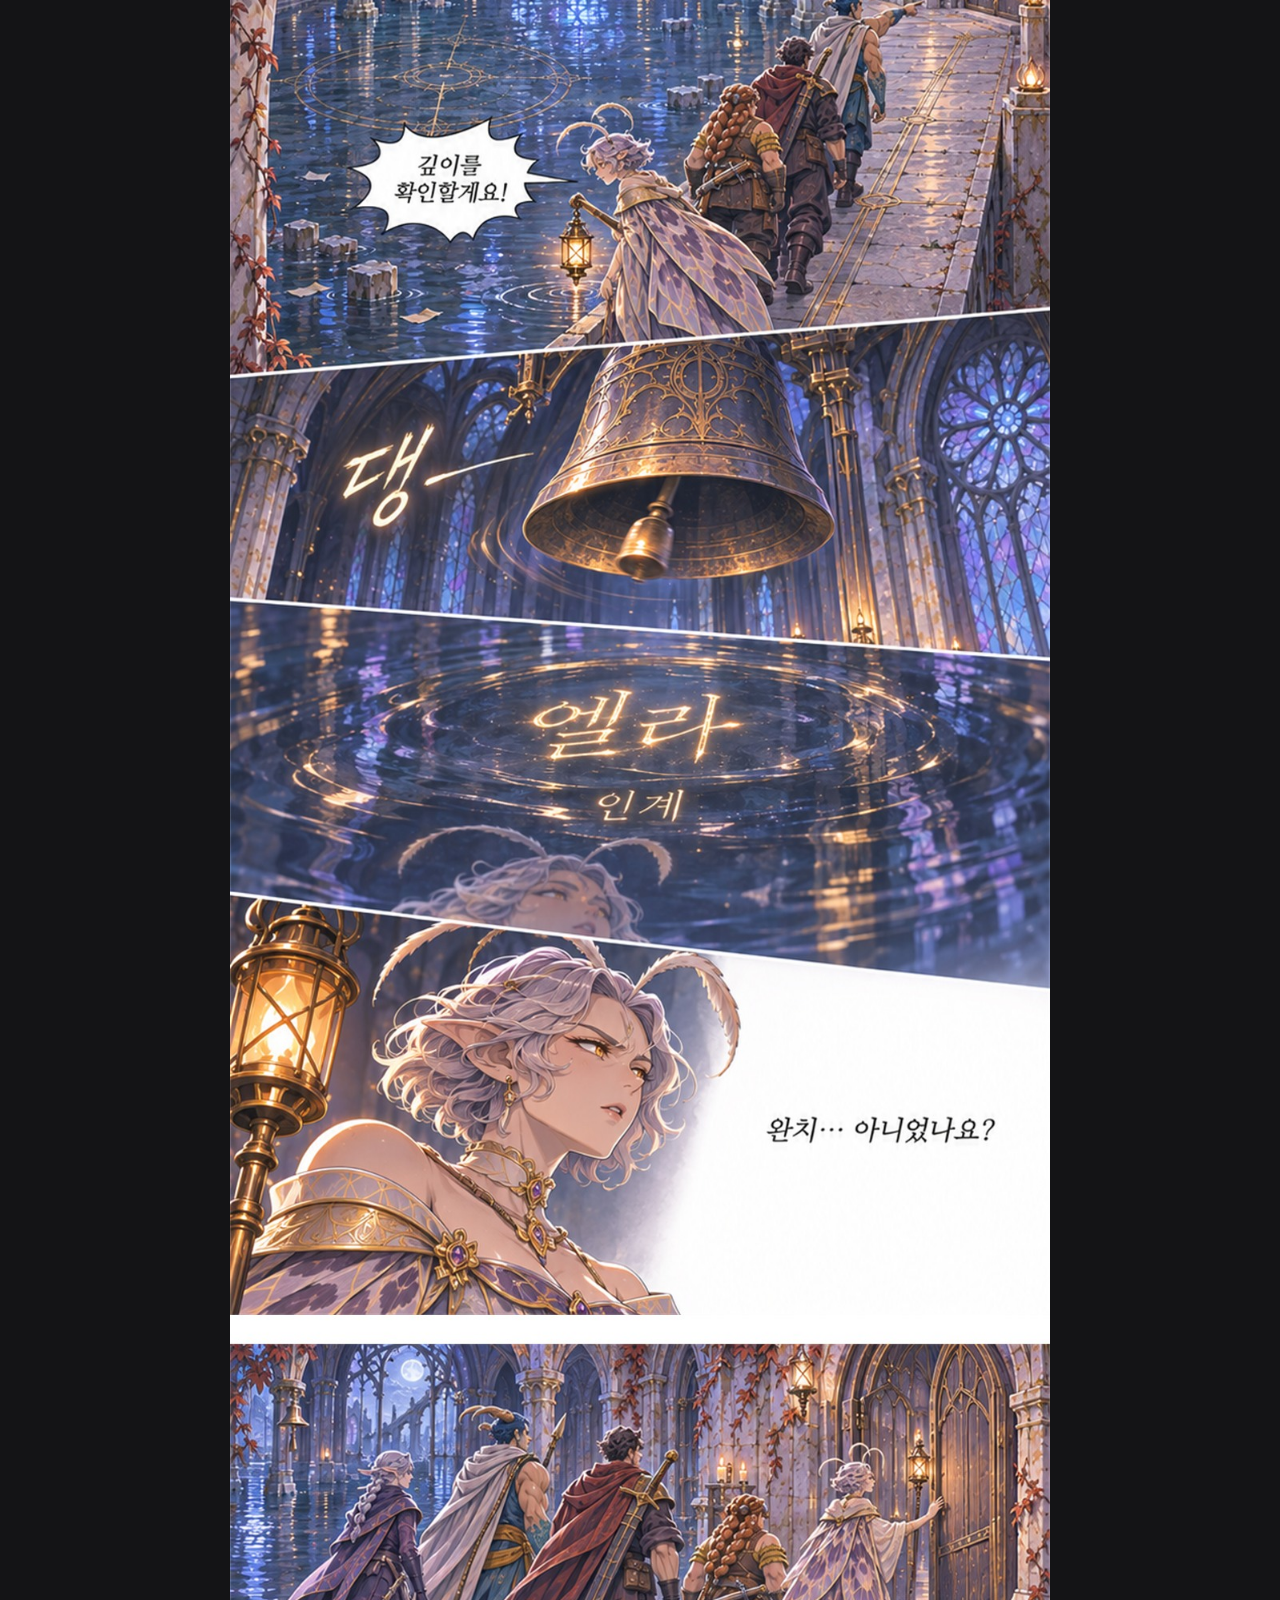
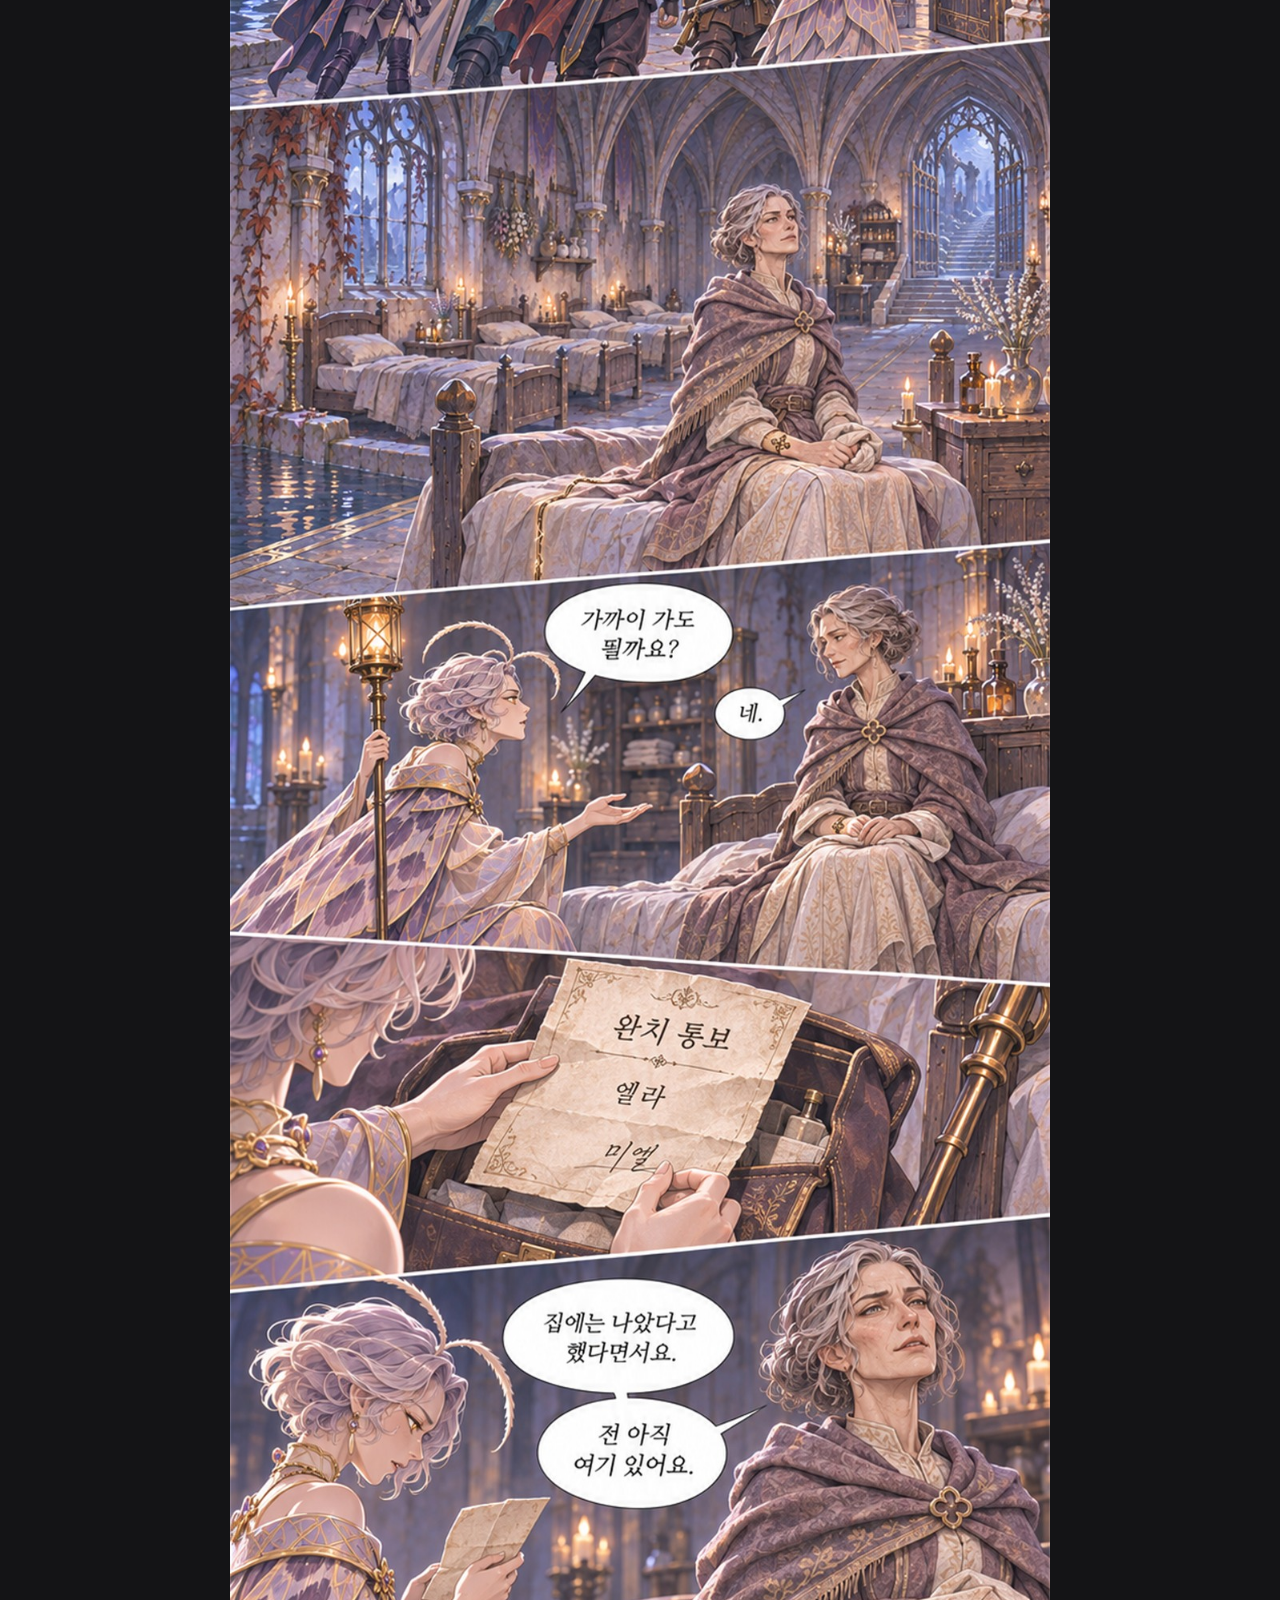
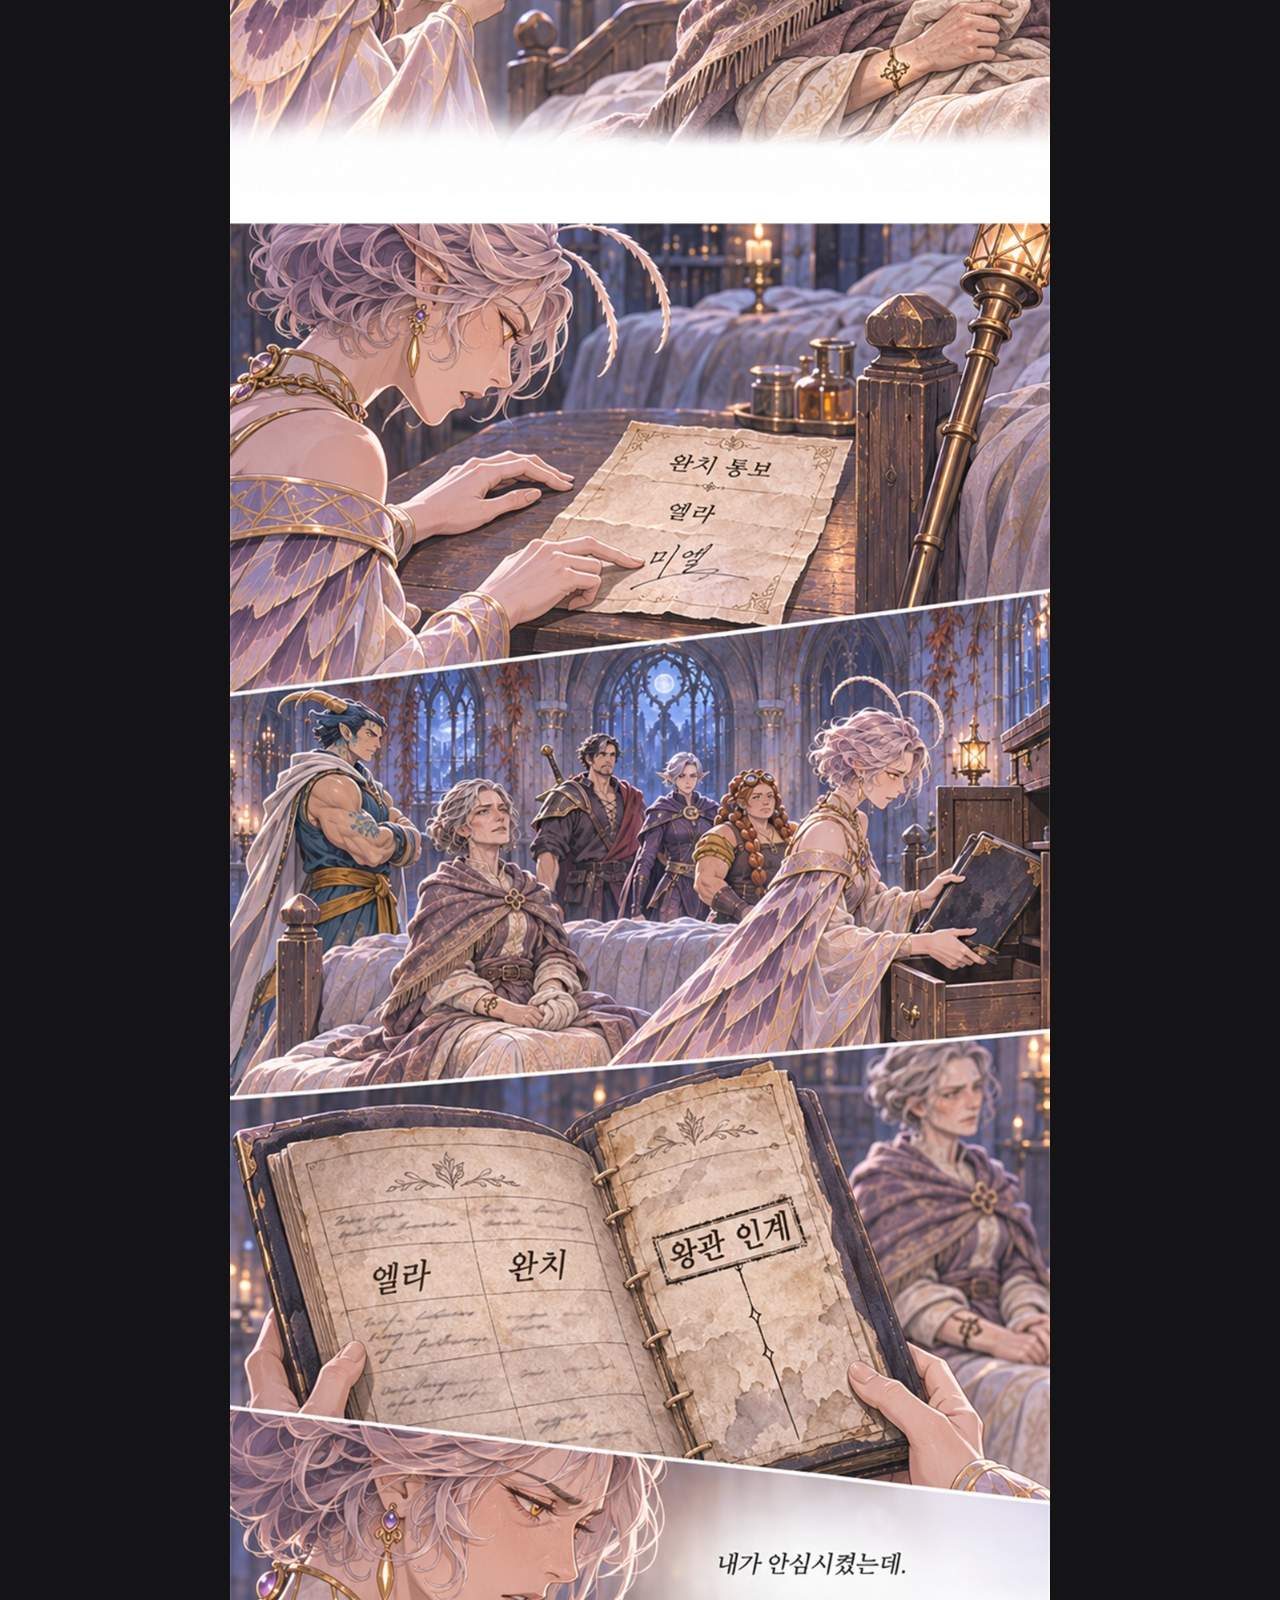
<file: ashen-oath/episode-005.html>
<!doctype html>
<html lang="ko">
<head>
<meta charset="utf-8">
<meta name="viewport" content="width=device-width,initial-scale=1">
<meta name="theme-color" content="#171719">
<meta name="description" content="되찾은 수레가 안뜰에 돌아온 밤, 미엘은 대성당에서 자신이 보낸 편지의 진실을 마주한다.">
<title>5화 · 완치된 사람들 · 잿빛 서약</title>
<link rel="preconnect" href="https://fonts.googleapis.com">
<link rel="preconnect" href="https://fonts.gstatic.com" crossorigin>
<link href="https://fonts.googleapis.com/css2?family=Noto+Sans+KR:wght@400;500;700&family=Noto+Serif+KR:wght@500&display=swap" rel="stylesheet">
<link rel="stylesheet" href="../css/style.css">
<link rel="icon" type="image/svg+xml" href="../favicon.svg">
<script>window.WEBTOON = {"seriesId": "ashen-oath", "seriesTitle": "잿빛 서약", "episodes": [{"number": 1, "title": "마지막 피난 행렬", "url": "episode-001.html", "kind": "episode", "displayTitle": "1화 · 마지막 피난 행렬", "shortLabel": "1화"}, {"number": 2, "title": "숲에 남은 수레", "url": "episode-002.html", "kind": "episode", "displayTitle": "2화 · 숲에 남은 수레", "shortLabel": "2화"}, {"number": 3, "title": "숲이 기억하는 이름", "url": "episode-003.html", "kind": "episode", "displayTitle": "3화 · 숲이 기억하는 이름", "shortLabel": "3화"}, {"number": 4, "title": "움켜쥔 손", "url": "episode-004.html", "kind": "episode", "displayTitle": "4화 · 움켜쥔 손", "shortLabel": "4화"}, {"number": 5, "title": "완치된 사람들", "url": "episode-005.html", "kind": "episode", "displayTitle": "5화 · 완치된 사람들", "shortLabel": "5화"}, {"number": 6, "title": "대답을 듣는 기도", "url": "episode-006.html", "kind": "episode", "displayTitle": "6화 · 대답을 듣는 기도", "shortLabel": "6화"}, {"number": 7, "title": "문밖의 손자국", "url": "episode-007.html", "kind": "episode", "displayTitle": "7화 · 문밖의 손자국", "shortLabel": "7화"}, {"number": 8, "title": "이번 교대는 끝이다", "url": "episode-008.html", "kind": "episode", "displayTitle": "8화 · 이번 교대는 끝이다", "shortLabel": "8화"}]};</script>
<script src="../js/app.js" defer></script>
</head>
<body class="reader">
<a class="skip-link" href="#reader-main">웹툰으로 건너뛰기</a>
<div class="reader-progress-track" aria-hidden="true"><div class="reader-progress-fill"></div></div>
<header class="reader-header">
  <div class="reader-title">
    <a class="brand" href="index.html" aria-label="잿빛 서약 홈"><svg viewBox="0 0 24 24" aria-hidden="true"><circle cx="12" cy="12" r="7"/><path d="M12 1v22M1 12h22"/></svg><span>잿빛 서약</span></a>
    <span class="current-title" data-current-title>5화 · 완치된 사람들</span>
  </div>
  <nav class="reader-tools" aria-label="읽기 메뉴">
    <button class="icon-button" data-dialog="episodes-dialog" aria-label="회차 목록"><svg viewBox="0 0 24 24" aria-hidden="true"><path d="M7 6h14M7 12h14M7 18h14M3 6h.01M3 12h.01M3 18h.01"/></svg><span class="tool-label">회차 목록</span></button>
    <button class="icon-button" data-dialog="settings-dialog" aria-label="보기 설정"><svg viewBox="0 0 24 24" aria-hidden="true"><path d="M4 7h16M4 17h16"/><circle cx="9" cy="7" r="2.5" fill="currentColor"/><circle cx="15" cy="17" r="2.5" fill="currentColor"/></svg></button>
  </nav>
</header>
<main id="reader-main" class="reader-main">
  <article class="chapter" id="ep-5" data-episode="5" aria-label="5화 · 완치된 사람들">
    <h1 class="sr-only">5화 · 완치된 사람들</h1>
    
    <div class="episode-art"><img src="../assets/ashen-oath/episodes/005/000.jpg" decoding="async" width="1024" height="2048" loading="eager" fetchpriority="high" alt="5화 원고 1 / 14"><img src="../assets/ashen-oath/episodes/005/001.jpg" decoding="async" width="1024" height="2048" loading="eager" fetchpriority="high" alt="5화 원고 2 / 14"><img src="../assets/ashen-oath/episodes/005/002.jpg" decoding="async" width="1024" height="2048" loading="lazy" alt="5화 원고 3 / 14"><img src="../assets/ashen-oath/episodes/005/003.jpg" decoding="async" width="1024" height="2048" loading="lazy" alt="5화 원고 4 / 14"><img src="../assets/ashen-oath/episodes/005/004.jpg" decoding="async" width="1024" height="2048" loading="lazy" alt="5화 원고 5 / 14"><img src="../assets/ashen-oath/episodes/005/005.jpg" decoding="async" width="1024" height="2048" loading="lazy" alt="5화 원고 6 / 14"><img src="../assets/ashen-oath/episodes/005/006.jpg" decoding="async" width="1024" height="2048" loading="lazy" alt="5화 원고 7 / 14"><img src="../assets/ashen-oath/episodes/005/007.jpg" decoding="async" width="1024" height="2048" loading="lazy" alt="5화 원고 8 / 14"><img src="../assets/ashen-oath/episodes/005/008.jpg" decoding="async" width="1024" height="2048" loading="lazy" alt="5화 원고 9 / 14"><img src="../assets/ashen-oath/episodes/005/009.jpg" decoding="async" width="1024" height="2048" loading="lazy" alt="5화 원고 10 / 14"><img src="../assets/ashen-oath/episodes/005/010.jpg" decoding="async" width="1024" height="2048" loading="lazy" alt="5화 원고 11 / 14"><img src="../assets/ashen-oath/episodes/005/011.jpg" decoding="async" width="1024" height="2048" loading="lazy" alt="5화 원고 12 / 14"><img src="../assets/ashen-oath/episodes/005/012.jpg" decoding="async" width="1024" height="2048" loading="lazy" alt="5화 원고 13 / 14"><img src="../assets/ashen-oath/episodes/005/013.jpg" decoding="async" width="1024" height="1907" loading="lazy" alt="5화 원고 14 / 14"></div>
    <footer class="chapter-end">
      <span class="small-caps">EPISODE 05 · END</span>
      <h2>완치된 사람들</h2>
      <p>다음 화에서 이야기가 이어집니다.</p>
      <div class="end-actions">
        <a class="button button-primary" href="episode-006.html" data-episode-link="6">6화로 이어 읽기 <svg viewBox="0 0 24 24" aria-hidden="true"><path d="M12 4v16m-6-6 6 6 6-6"/></svg></a>
        <a class="button" href="index.html#episodes">회차 목록</a>
      </div>
    </footer>
  </article>
</main>
<nav class="reading-dock" aria-label="회차 이동">
  <button class="icon-button" data-prev aria-label="이전 화"><svg viewBox="0 0 24 24" aria-hidden="true"><path d="m14 6-6 6 6 6"/></svg></button>
  <span class="dock-status"><strong data-dock-episode>5화</strong><span data-dock-progress>0%</span></span>
  <button class="icon-button" data-next aria-label="다음 화"><svg viewBox="0 0 24 24" aria-hidden="true"><path d="M5 12h14M13 6l6 6-6 6"/></svg></button>
  <button class="icon-button" data-bookmark aria-label="읽던 위치 저장"><svg viewBox="0 0 24 24" aria-hidden="true"><path d="M6 3h12v18l-6-4-6 4Z"/></svg></button>
  <button class="icon-button" data-top aria-label="현재 회차 처음으로"><svg viewBox="0 0 24 24" aria-hidden="true"><path d="m6 14 6-6 6 6"/></svg></button>
</nav>
<button class="focus-toggle" data-focus aria-label="집중해서 읽기" aria-pressed="false"><svg viewBox="0 0 24 24" aria-hidden="true"><path d="M8 3H3v5M16 3h5v5M3 16v5h5M21 16v5h-5"/><circle cx="12" cy="12" r="2"/></svg></button>
<dialog id="episodes-dialog" aria-labelledby="episode-dialog-title">
  <div class="dialog-header"><h2 id="episode-dialog-title">회차 목록</h2>
    <button class="icon-button" data-close-dialog aria-label="회차 목록 닫기"><svg viewBox="0 0 24 24" aria-hidden="true"><path d="m6 6 12 12M18 6 6 18"/></svg></button>
  </div>
  <div class="dialog-content">
    <a class="dialog-episode" data-episode-link="1" href="episode-001.html"><img src="../assets/ashen-oath/covers/01.jpg" width="66" height="75" alt="" loading="lazy"><span><small>1화</small><strong>마지막 피난 행렬</strong></span></a><a class="dialog-episode" data-episode-link="2" href="episode-002.html"><img src="../assets/ashen-oath/covers/02.jpg" width="66" height="75" alt="" loading="lazy"><span><small>2화</small><strong>숲에 남은 수레</strong></span></a><a class="dialog-episode" data-episode-link="3" href="episode-003.html"><img src="../assets/ashen-oath/covers/03.jpg" width="66" height="75" alt="" loading="lazy"><span><small>3화</small><strong>숲이 기억하는 이름</strong></span></a><a class="dialog-episode" data-episode-link="4" href="episode-004.html"><img src="../assets/ashen-oath/covers/04.jpg" width="66" height="75" alt="" loading="lazy"><span><small>4화</small><strong>움켜쥔 손</strong></span></a><a class="dialog-episode" data-episode-link="5" href="episode-005.html"><img src="../assets/ashen-oath/covers/05.jpg" width="66" height="75" alt="" loading="lazy"><span><small>5화</small><strong>완치된 사람들</strong></span></a><a class="dialog-episode" data-episode-link="6" href="episode-006.html"><img src="../assets/ashen-oath/covers/06.jpg" width="66" height="75" alt="" loading="lazy"><span><small>6화</small><strong>대답을 듣는 기도</strong></span></a><a class="dialog-episode" data-episode-link="7" href="episode-007.html"><img src="../assets/ashen-oath/covers/07.jpg" width="66" height="75" alt="" loading="lazy"><span><small>7화</small><strong>문밖의 손자국</strong></span></a><a class="dialog-episode" data-episode-link="8" href="episode-008.html"><img src="../assets/ashen-oath/covers/08.jpg" width="66" height="75" alt="" loading="lazy"><span><small>8화</small><strong>이번 교대는 끝이다</strong></span></a>
    <a class="dialog-home" href="index.html">작품 소개로 돌아가기</a>
  </div>
</dialog>
<dialog id="settings-dialog" aria-labelledby="settings-title">
  <div class="dialog-header"><h2 id="settings-title">보기 설정</h2>
    <button class="icon-button" data-close-dialog aria-label="보기 설정 닫기"><svg viewBox="0 0 24 24" aria-hidden="true"><path d="m6 6 12 12M18 6 6 18"/></svg></button>
  </div>
  <div class="dialog-content">
    <fieldset class="settings-field"><legend>주변 배경</legend>
      <div class="choice-group">
        <label class="choice"><input type="radio" name="backdrop" value="dark" checked><span>어둡게</span></label>
        <label class="choice"><input type="radio" name="backdrop" value="light"><span>밝게</span></label>
      </div>
    </fieldset>
    <fieldset class="settings-field"><legend>원고 너비</legend>
      <div class="choice-group">
        <label class="choice"><input type="radio" name="width" value="820" checked><span>기본</span></label>
        <label class="choice"><input type="radio" name="width" value="1024"><span>넓게</span></label>
      </div>
    </fieldset>
    <p class="settings-note">읽던 위치와 보기 설정은 이 브라우저에 저장됩니다.</p>
  </div>
</dialog>
<div class="toast" role="status" aria-live="polite" hidden></div>
</body></html>
</file>
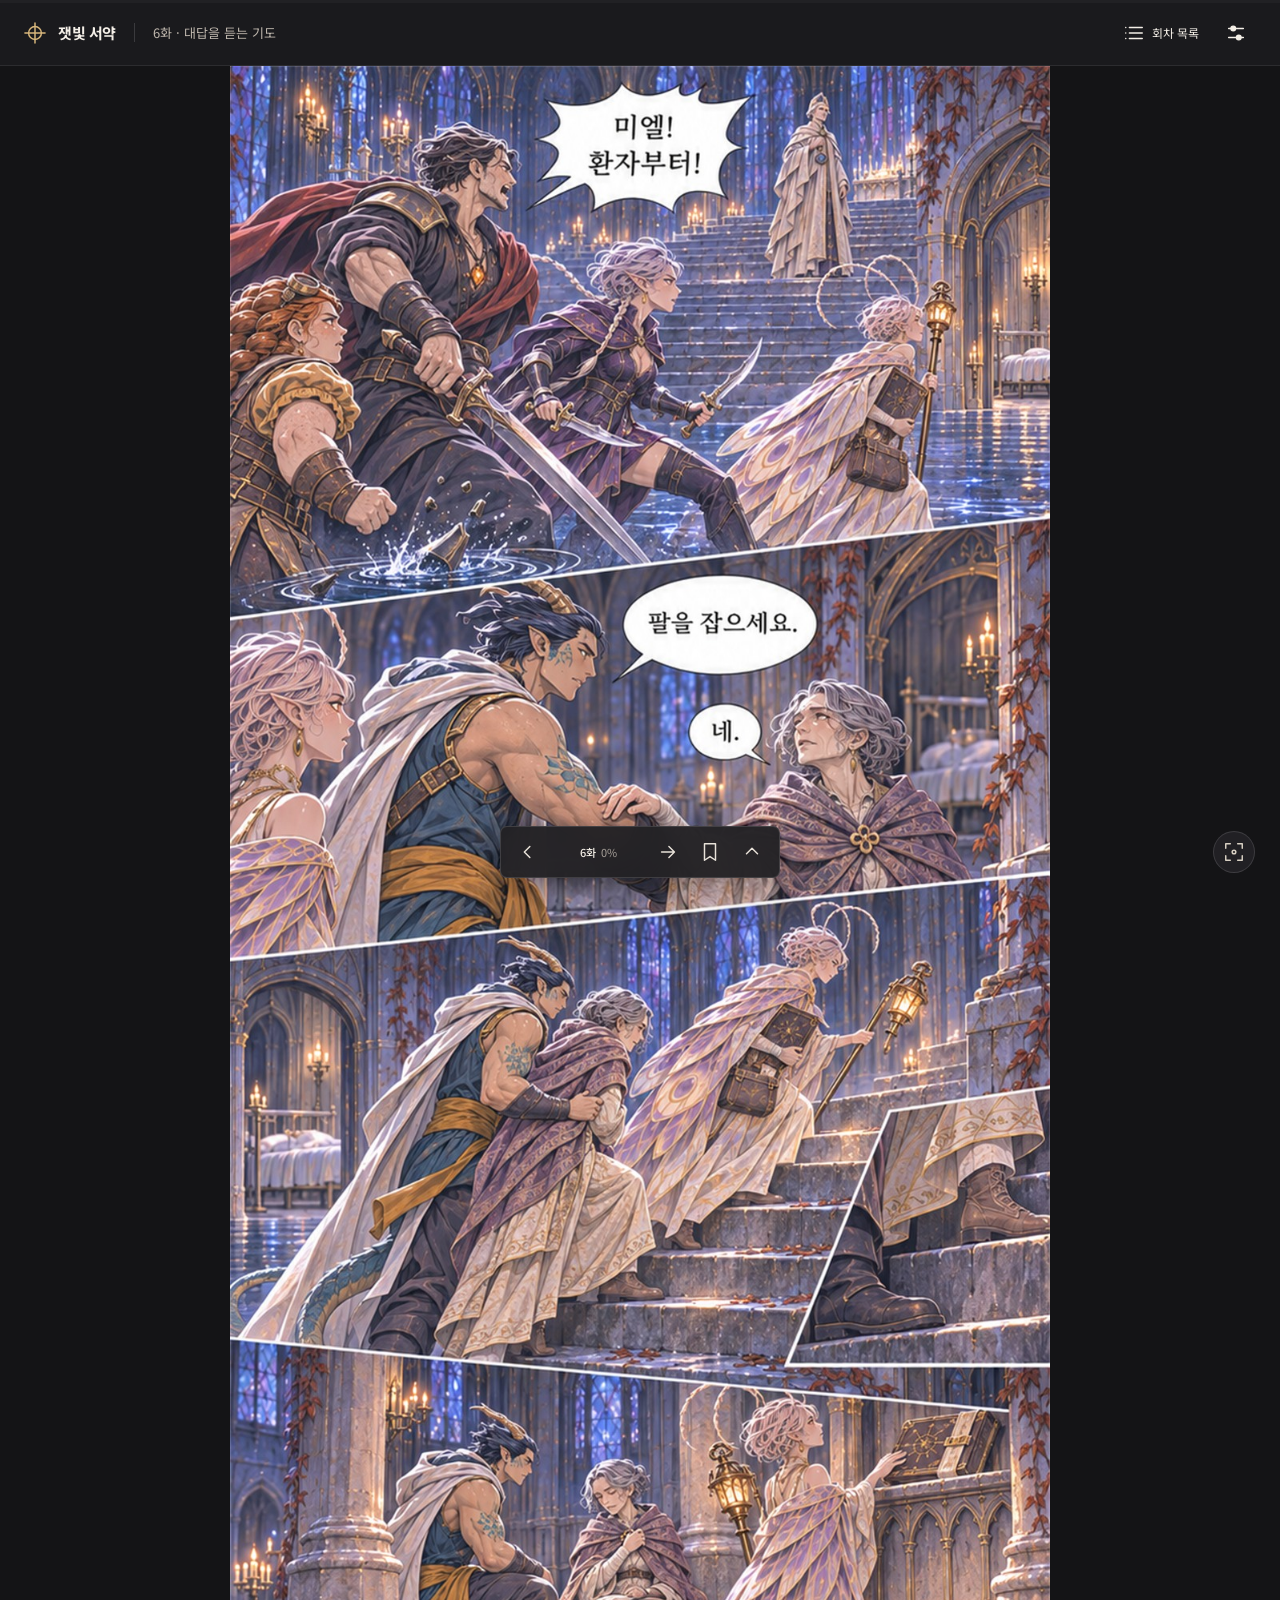
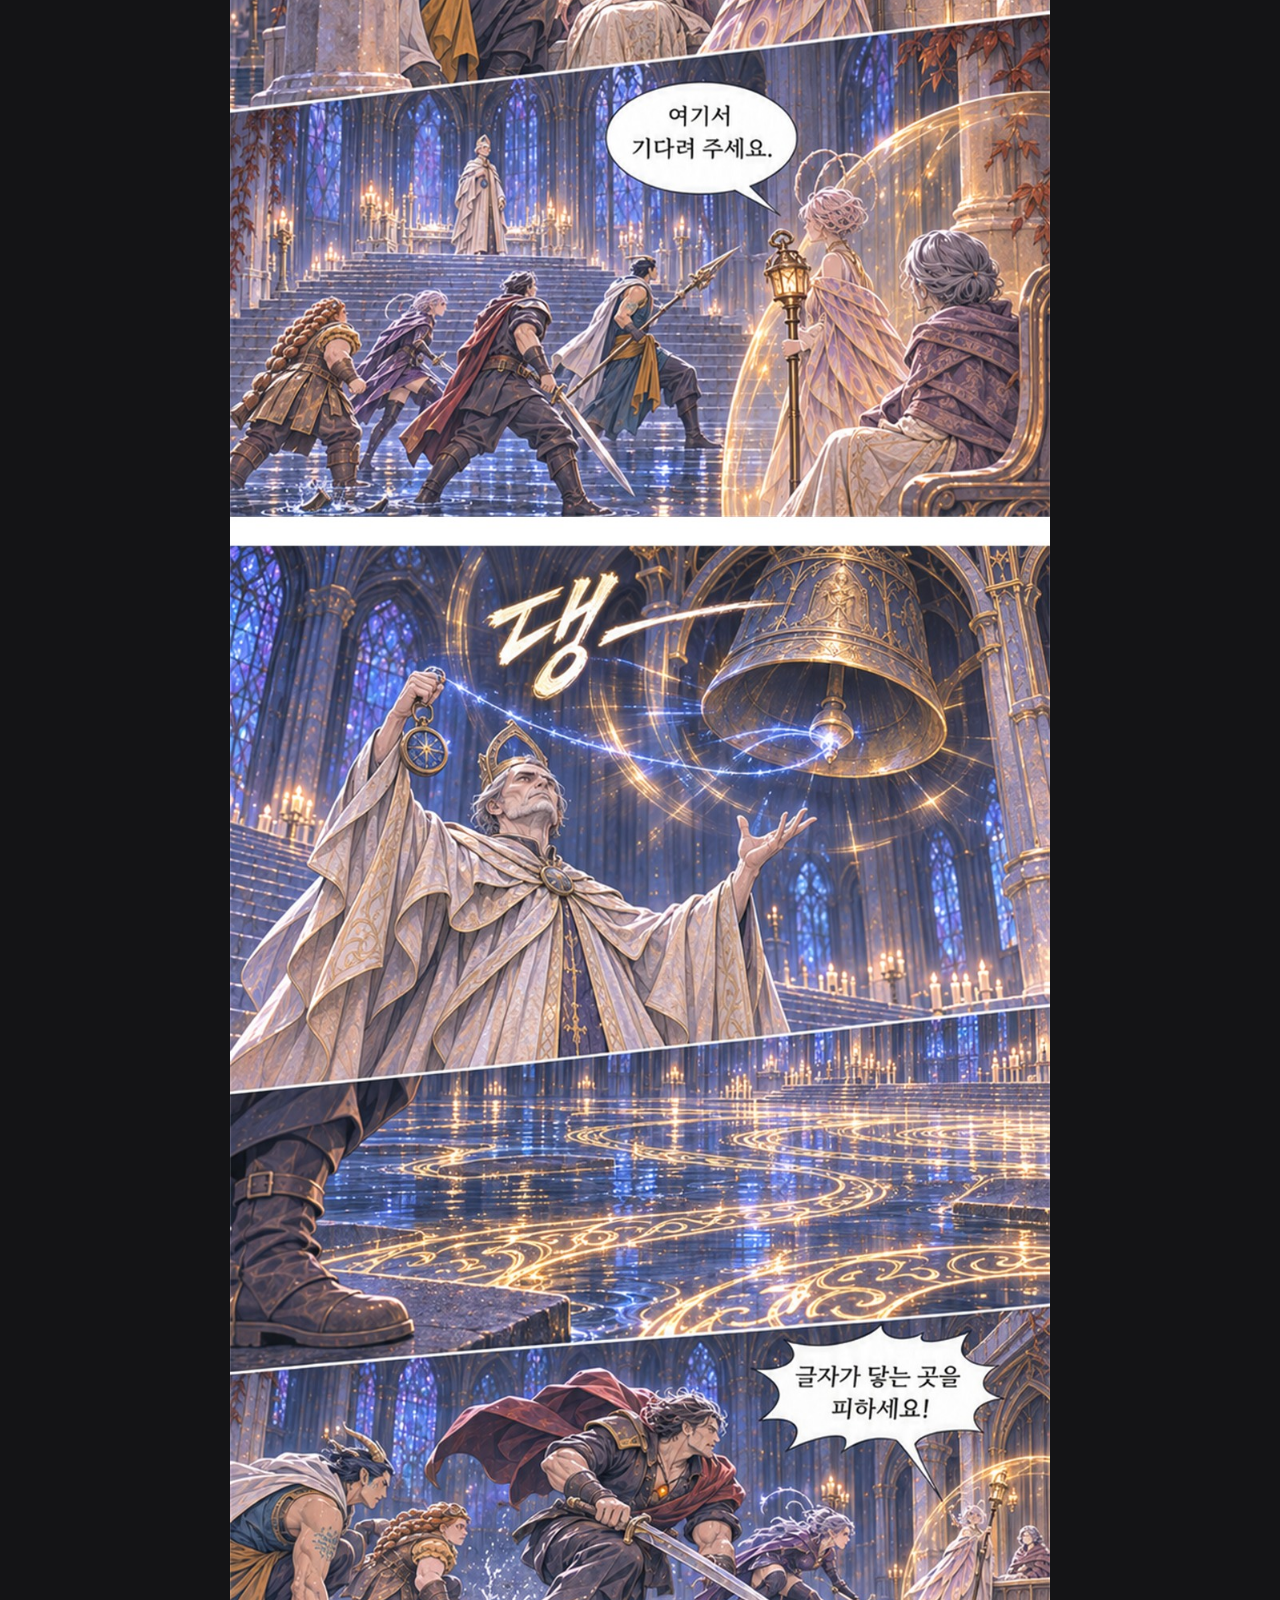
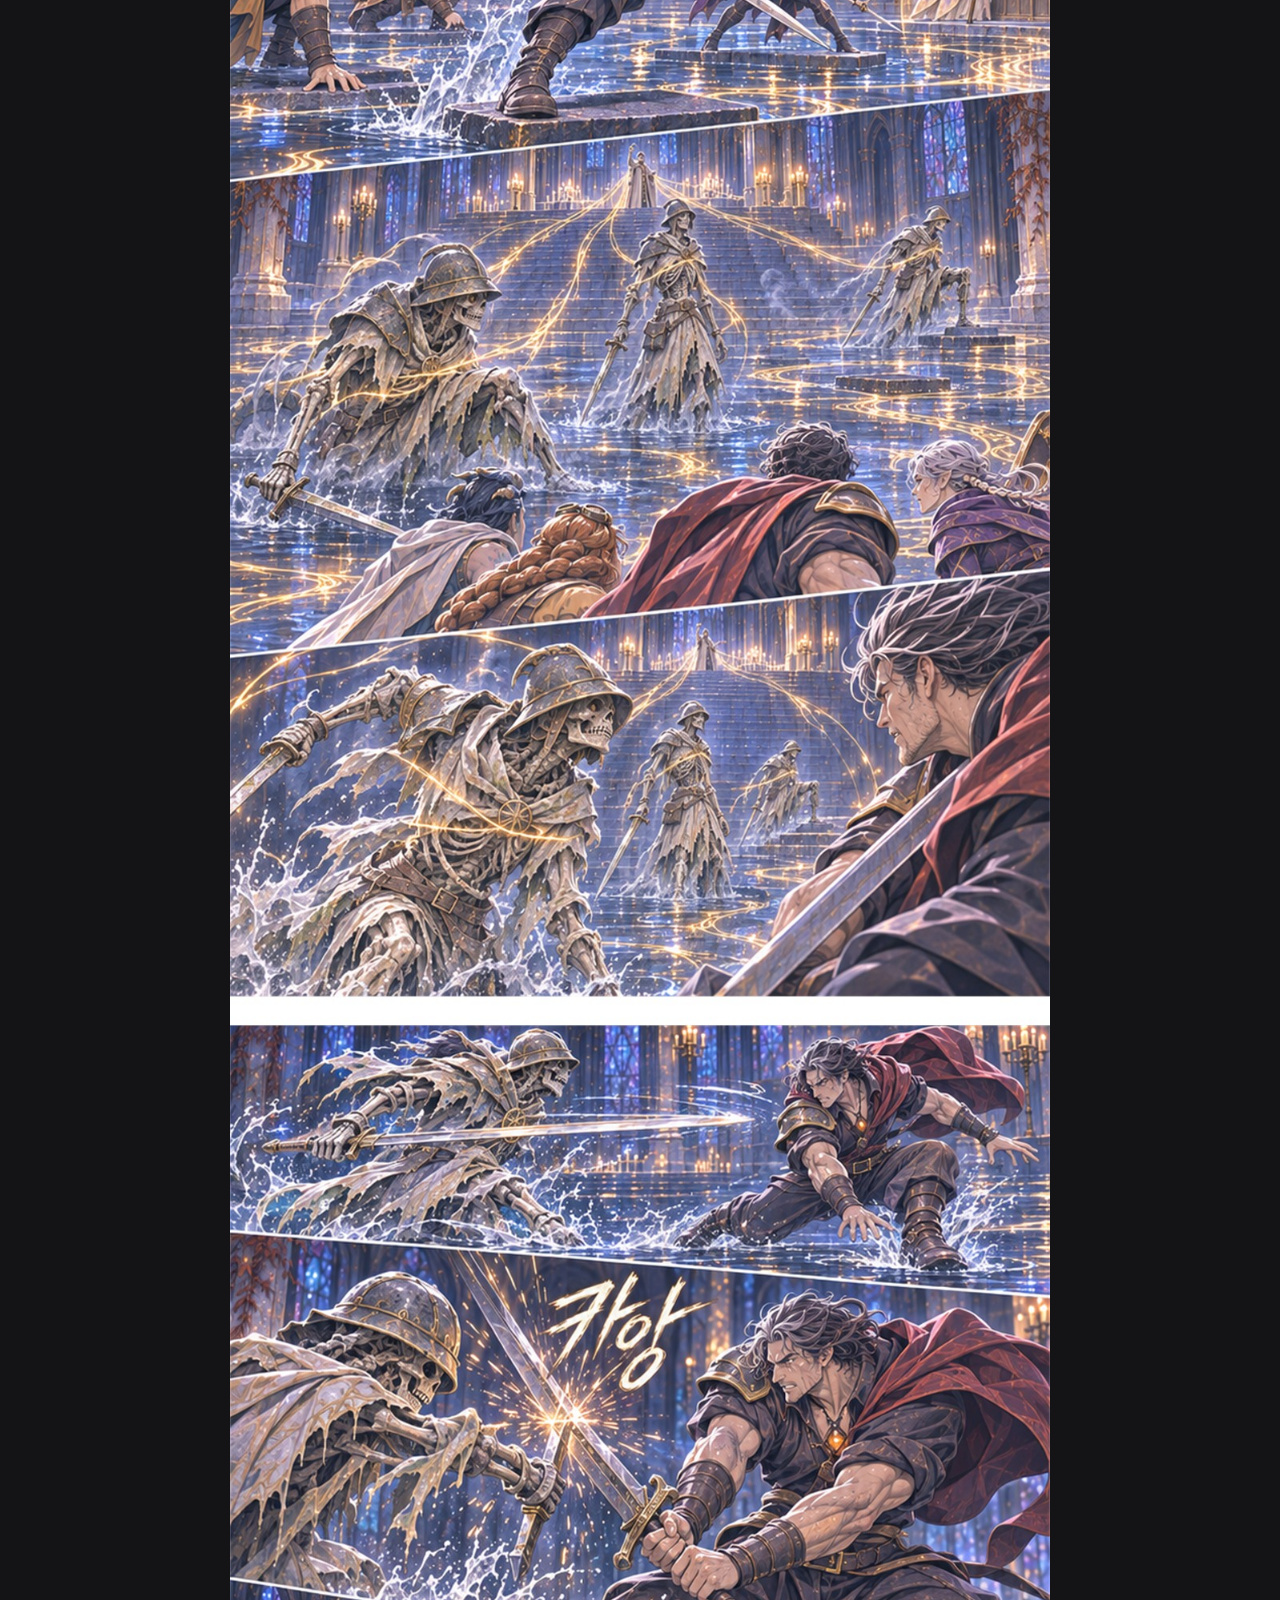
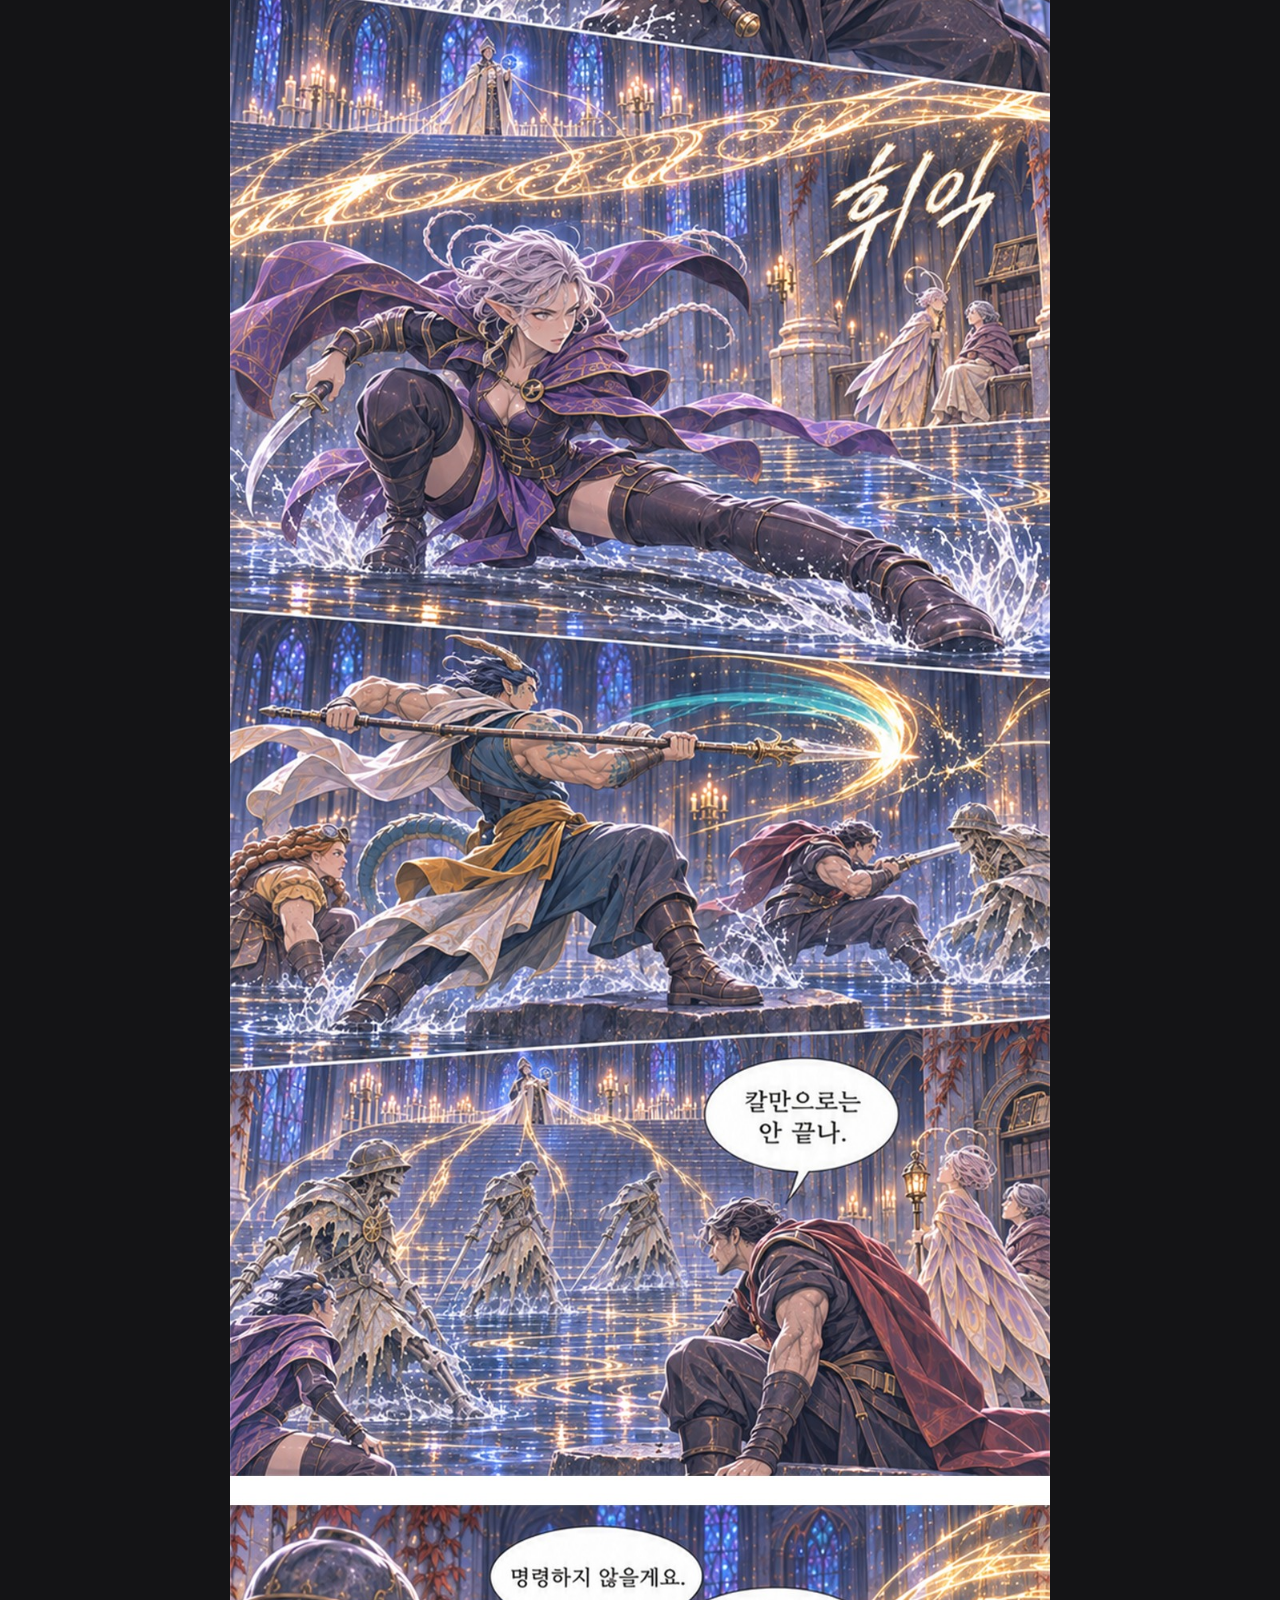
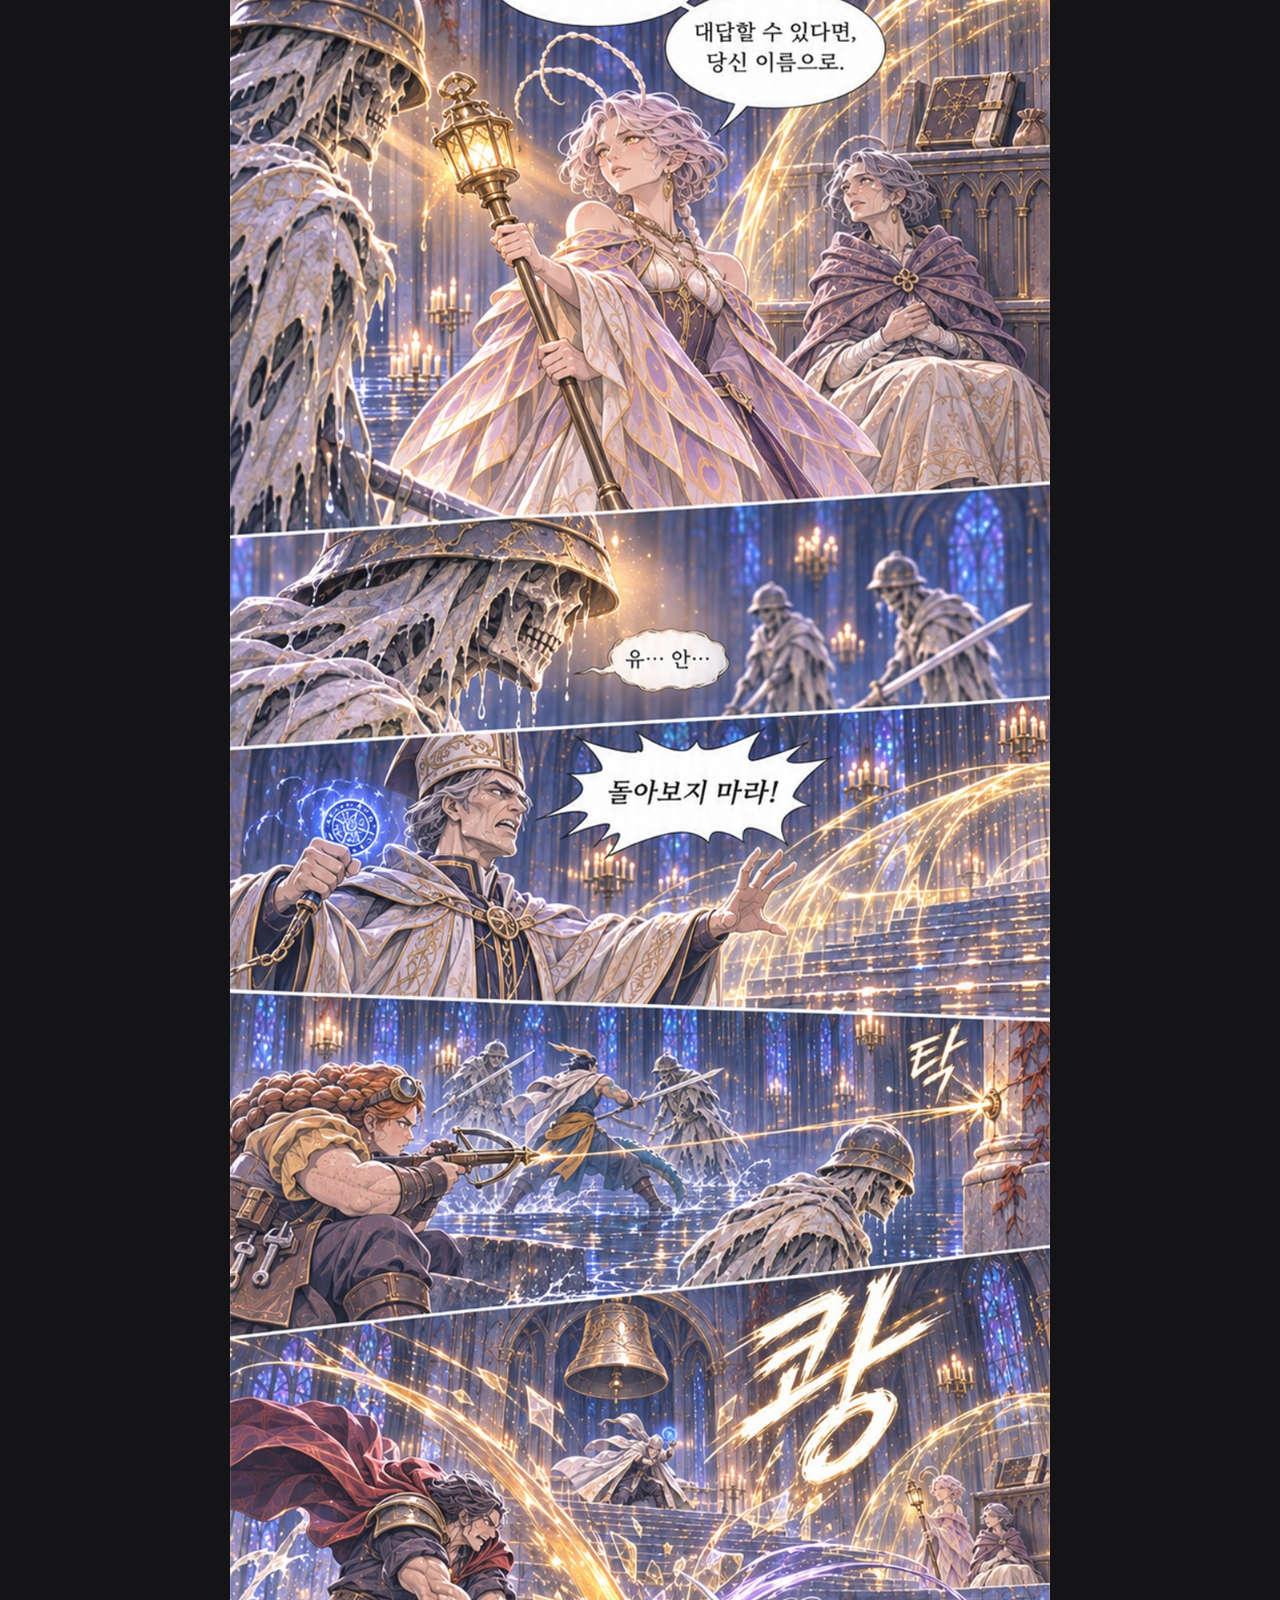
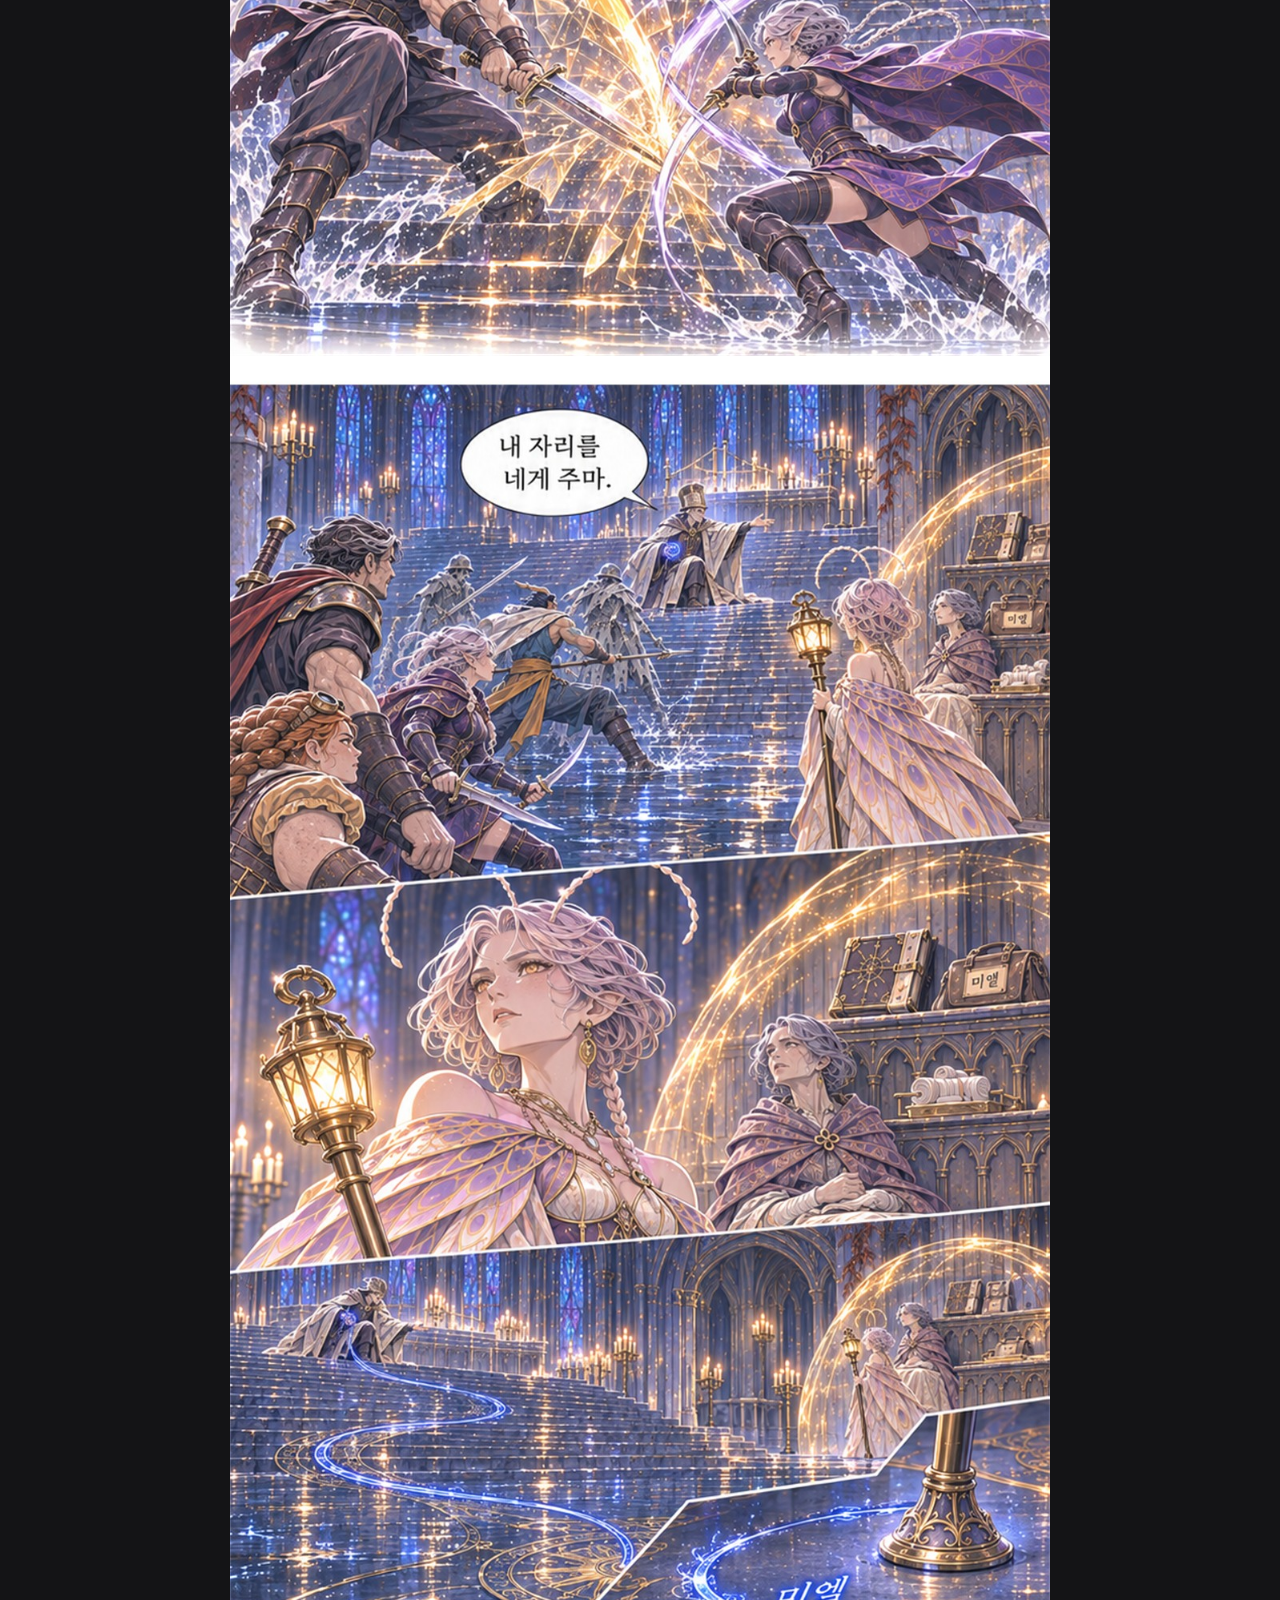
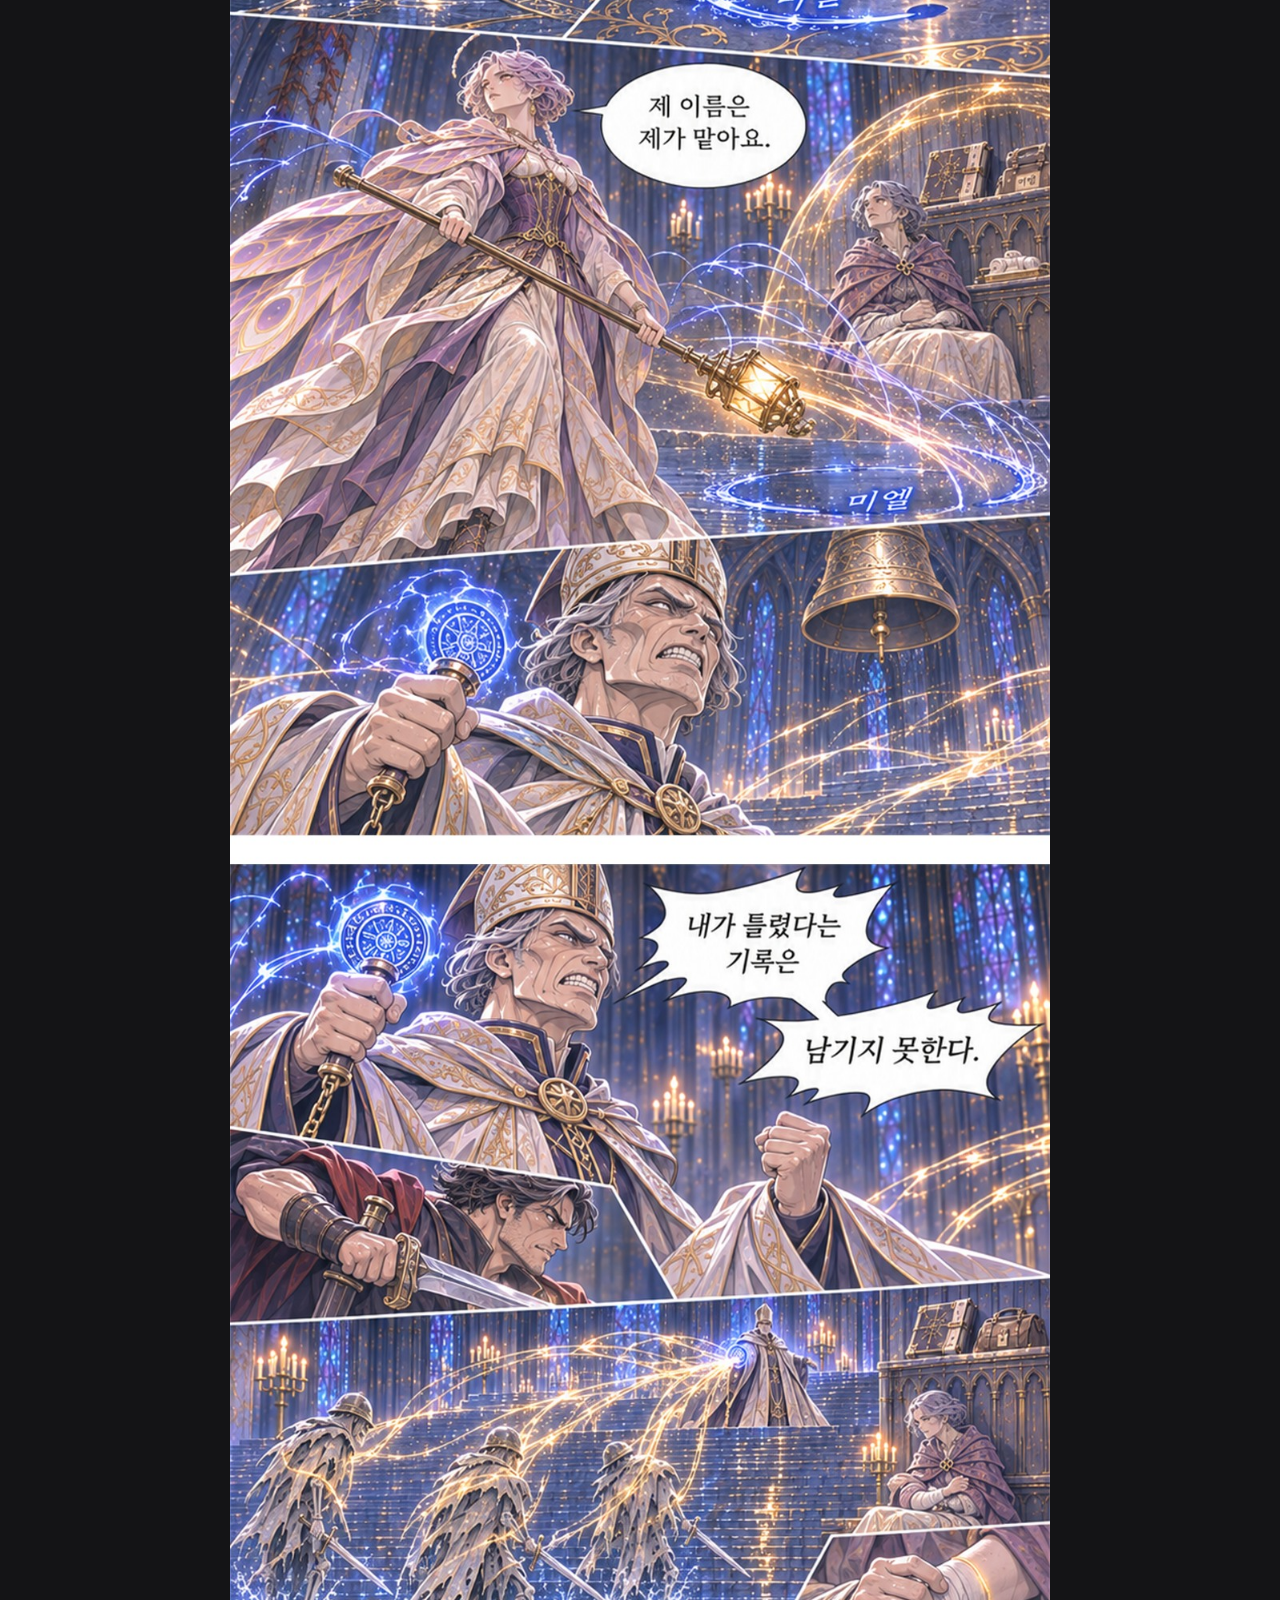
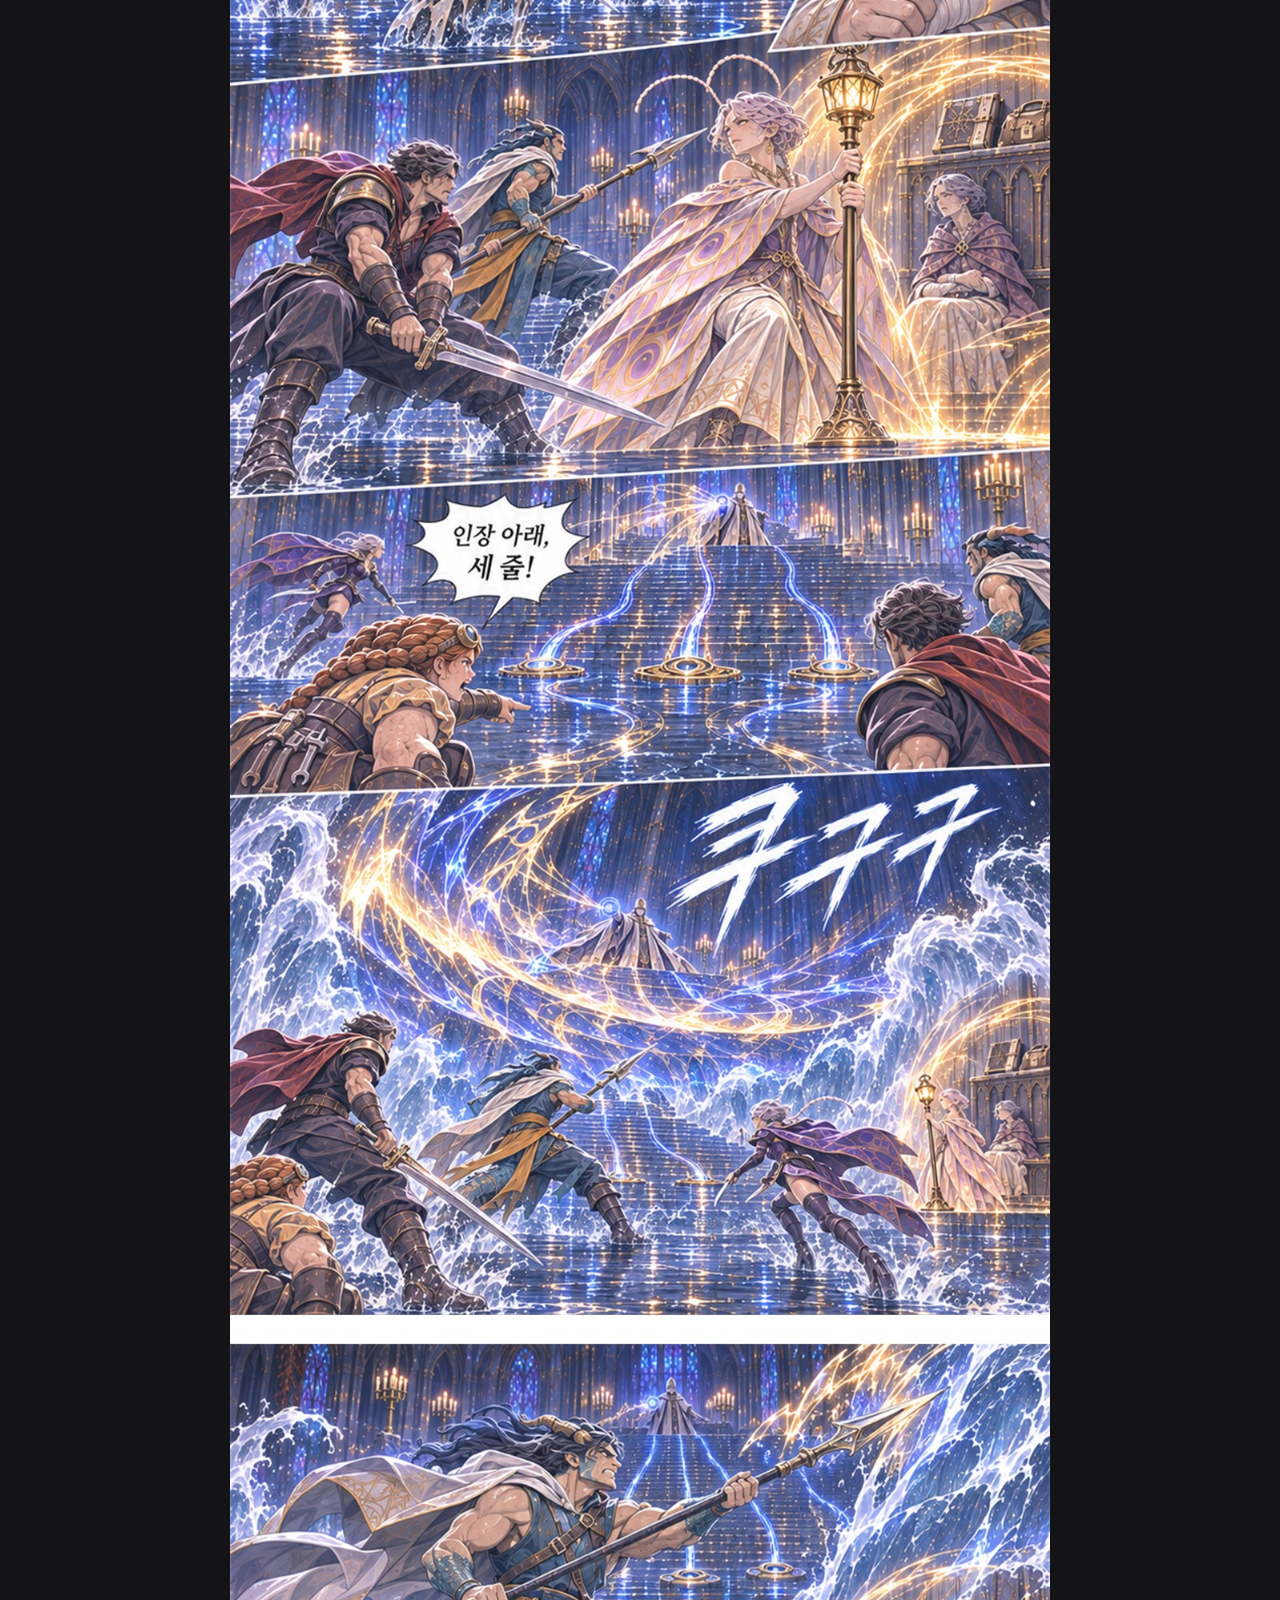
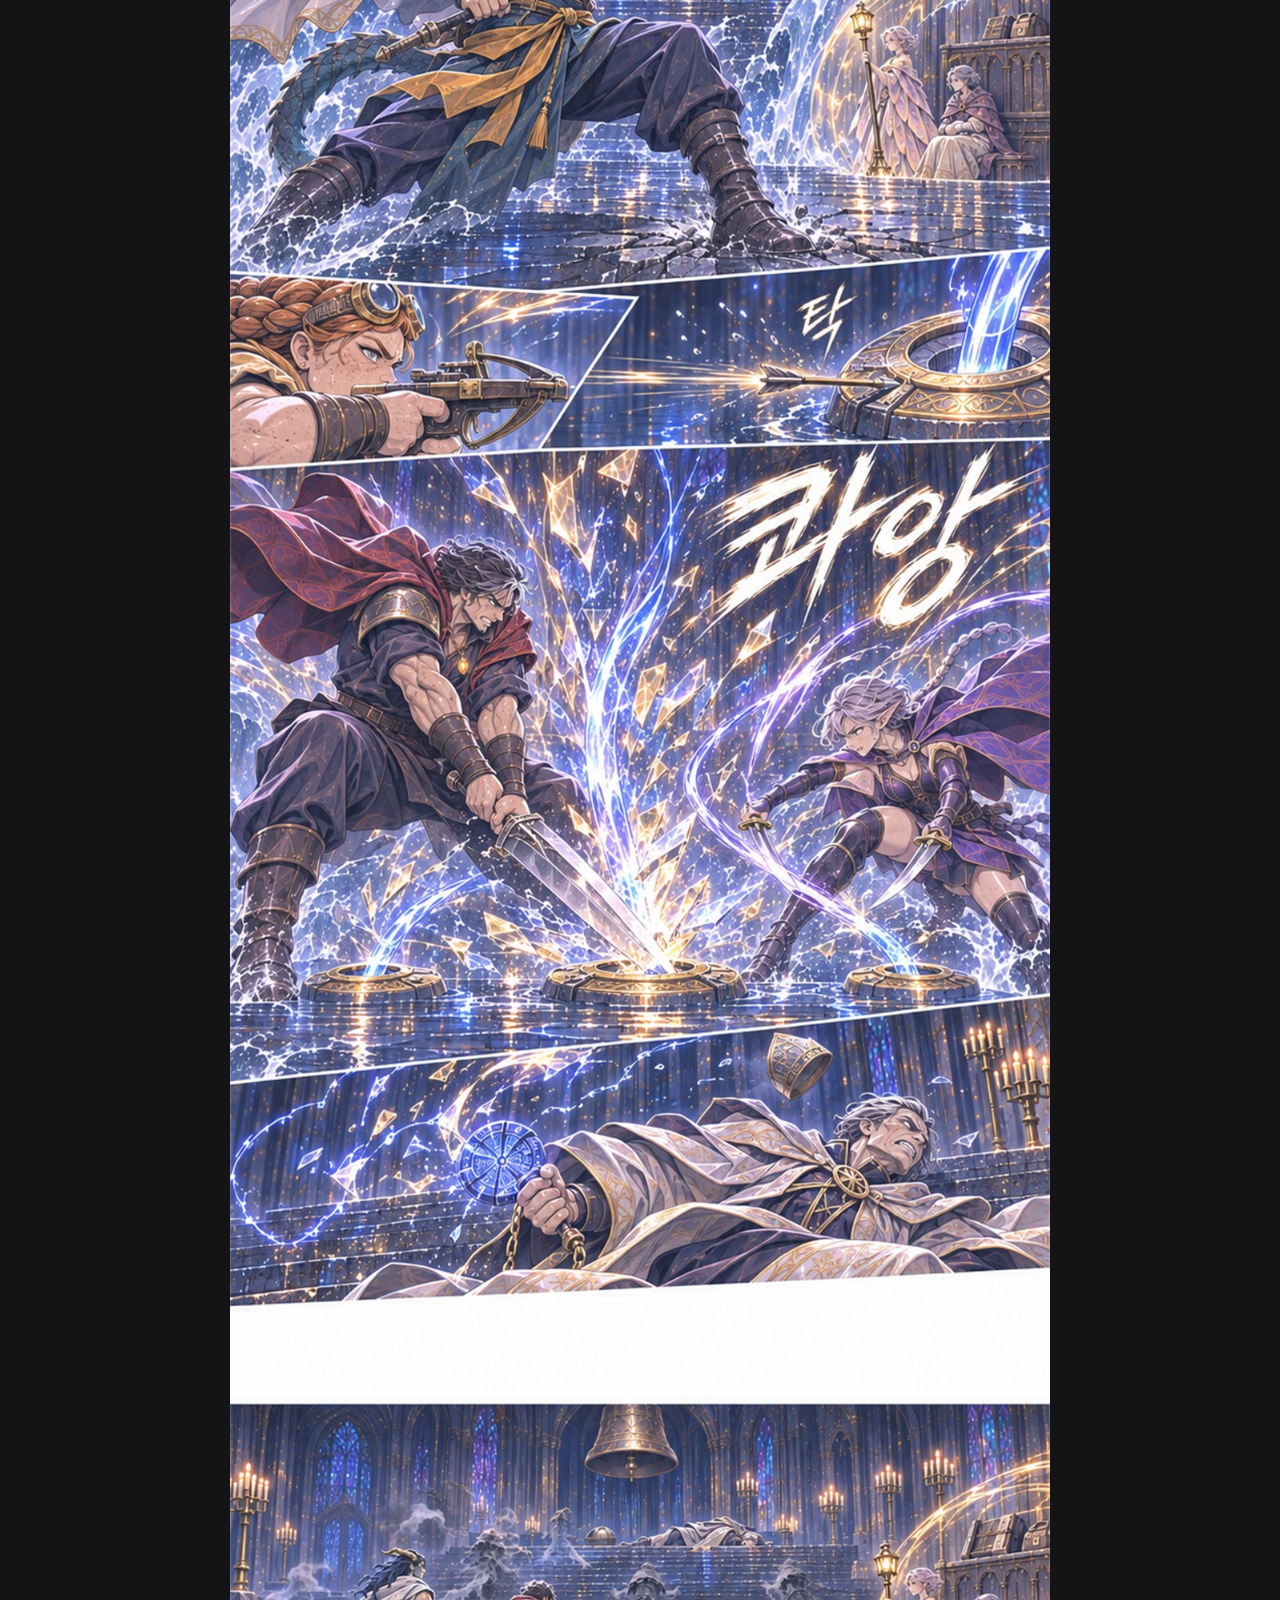
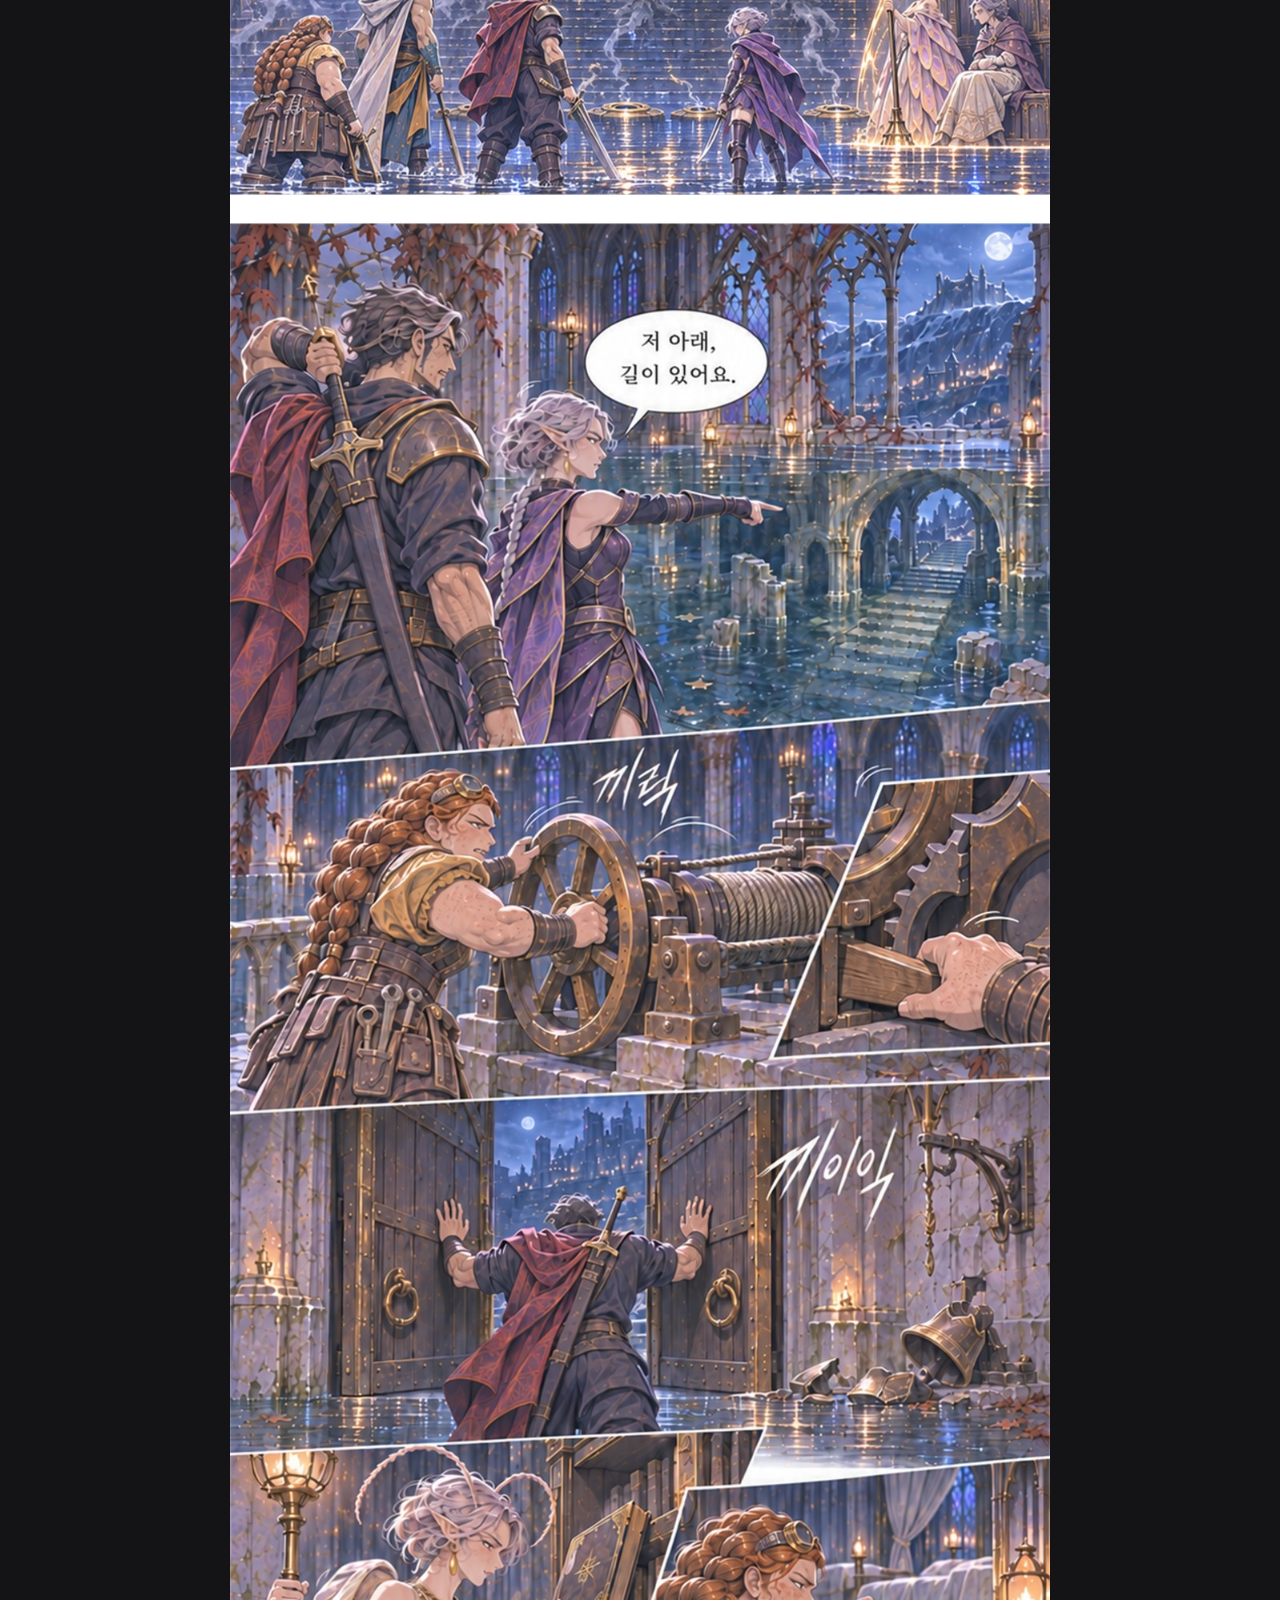
<file: ashen-oath/episode-006.html>
<!doctype html>
<html lang="ko">
<head>
<meta charset="utf-8">
<meta name="viewport" content="width=device-width,initial-scale=1">
<meta name="theme-color" content="#171719">
<meta name="description" content="종소리가 이름 없는 잔영을 부른다. 미엘은 명령 대신 대답을 기다리고, 다섯 사람은 환자가 나갈 길을 연다.">
<title>6화 · 대답을 듣는 기도 · 잿빛 서약</title>
<link rel="preconnect" href="https://fonts.googleapis.com">
<link rel="preconnect" href="https://fonts.gstatic.com" crossorigin>
<link href="https://fonts.googleapis.com/css2?family=Noto+Sans+KR:wght@400;500;700&family=Noto+Serif+KR:wght@500&display=swap" rel="stylesheet">
<link rel="stylesheet" href="../css/style.css">
<link rel="icon" type="image/svg+xml" href="../favicon.svg">
<script>window.WEBTOON = {"seriesId": "ashen-oath", "seriesTitle": "잿빛 서약", "episodes": [{"number": 1, "title": "마지막 피난 행렬", "url": "episode-001.html", "kind": "episode", "displayTitle": "1화 · 마지막 피난 행렬", "shortLabel": "1화"}, {"number": 2, "title": "숲에 남은 수레", "url": "episode-002.html", "kind": "episode", "displayTitle": "2화 · 숲에 남은 수레", "shortLabel": "2화"}, {"number": 3, "title": "숲이 기억하는 이름", "url": "episode-003.html", "kind": "episode", "displayTitle": "3화 · 숲이 기억하는 이름", "shortLabel": "3화"}, {"number": 4, "title": "움켜쥔 손", "url": "episode-004.html", "kind": "episode", "displayTitle": "4화 · 움켜쥔 손", "shortLabel": "4화"}, {"number": 5, "title": "완치된 사람들", "url": "episode-005.html", "kind": "episode", "displayTitle": "5화 · 완치된 사람들", "shortLabel": "5화"}, {"number": 6, "title": "대답을 듣는 기도", "url": "episode-006.html", "kind": "episode", "displayTitle": "6화 · 대답을 듣는 기도", "shortLabel": "6화"}, {"number": 7, "title": "문밖의 손자국", "url": "episode-007.html", "kind": "episode", "displayTitle": "7화 · 문밖의 손자국", "shortLabel": "7화"}, {"number": 8, "title": "이번 교대는 끝이다", "url": "episode-008.html", "kind": "episode", "displayTitle": "8화 · 이번 교대는 끝이다", "shortLabel": "8화"}]};</script>
<script src="../js/app.js" defer></script>
</head>
<body class="reader">
<a class="skip-link" href="#reader-main">웹툰으로 건너뛰기</a>
<div class="reader-progress-track" aria-hidden="true"><div class="reader-progress-fill"></div></div>
<header class="reader-header">
  <div class="reader-title">
    <a class="brand" href="index.html" aria-label="잿빛 서약 홈"><svg viewBox="0 0 24 24" aria-hidden="true"><circle cx="12" cy="12" r="7"/><path d="M12 1v22M1 12h22"/></svg><span>잿빛 서약</span></a>
    <span class="current-title" data-current-title>6화 · 대답을 듣는 기도</span>
  </div>
  <nav class="reader-tools" aria-label="읽기 메뉴">
    <button class="icon-button" data-dialog="episodes-dialog" aria-label="회차 목록"><svg viewBox="0 0 24 24" aria-hidden="true"><path d="M7 6h14M7 12h14M7 18h14M3 6h.01M3 12h.01M3 18h.01"/></svg><span class="tool-label">회차 목록</span></button>
    <button class="icon-button" data-dialog="settings-dialog" aria-label="보기 설정"><svg viewBox="0 0 24 24" aria-hidden="true"><path d="M4 7h16M4 17h16"/><circle cx="9" cy="7" r="2.5" fill="currentColor"/><circle cx="15" cy="17" r="2.5" fill="currentColor"/></svg></button>
  </nav>
</header>
<main id="reader-main" class="reader-main">
  <article class="chapter" id="ep-6" data-episode="6" aria-label="6화 · 대답을 듣는 기도">
    <h1 class="sr-only">6화 · 대답을 듣는 기도</h1>
    
    <div class="episode-art"><img src="../assets/ashen-oath/episodes/006/000.jpg" decoding="async" width="1024" height="2048" loading="eager" fetchpriority="high" alt="6화 원고 1 / 14"><img src="../assets/ashen-oath/episodes/006/001.jpg" decoding="async" width="1024" height="2048" loading="eager" fetchpriority="high" alt="6화 원고 2 / 14"><img src="../assets/ashen-oath/episodes/006/002.jpg" decoding="async" width="1024" height="2048" loading="lazy" alt="6화 원고 3 / 14"><img src="../assets/ashen-oath/episodes/006/003.jpg" decoding="async" width="1024" height="2048" loading="lazy" alt="6화 원고 4 / 14"><img src="../assets/ashen-oath/episodes/006/004.jpg" decoding="async" width="1024" height="2048" loading="lazy" alt="6화 원고 5 / 14"><img src="../assets/ashen-oath/episodes/006/005.jpg" decoding="async" width="1024" height="2048" loading="lazy" alt="6화 원고 6 / 14"><img src="../assets/ashen-oath/episodes/006/006.jpg" decoding="async" width="1024" height="2048" loading="lazy" alt="6화 원고 7 / 14"><img src="../assets/ashen-oath/episodes/006/007.jpg" decoding="async" width="1024" height="2048" loading="lazy" alt="6화 원고 8 / 14"><img src="../assets/ashen-oath/episodes/006/008.jpg" decoding="async" width="1024" height="2048" loading="lazy" alt="6화 원고 9 / 14"><img src="../assets/ashen-oath/episodes/006/009.jpg" decoding="async" width="1024" height="2048" loading="lazy" alt="6화 원고 10 / 14"><img src="../assets/ashen-oath/episodes/006/010.jpg" decoding="async" width="1024" height="2048" loading="lazy" alt="6화 원고 11 / 14"><img src="../assets/ashen-oath/episodes/006/011.jpg" decoding="async" width="1024" height="2048" loading="lazy" alt="6화 원고 12 / 14"><img src="../assets/ashen-oath/episodes/006/012.jpg" decoding="async" width="1024" height="2048" loading="lazy" alt="6화 원고 13 / 14"><img src="../assets/ashen-oath/episodes/006/013.jpg" decoding="async" width="1024" height="1907" loading="lazy" alt="6화 원고 14 / 14"></div>
    <footer class="chapter-end">
      <span class="small-caps">EPISODE 06 · END</span>
      <h2>대답을 듣는 기도</h2>
      <p>다음 화에서 이야기가 이어집니다.</p>
      <div class="end-actions">
        <a class="button button-primary" href="episode-007.html" data-episode-link="7">7화로 이어 읽기 <svg viewBox="0 0 24 24" aria-hidden="true"><path d="M12 4v16m-6-6 6 6 6-6"/></svg></a>
        <a class="button" href="index.html#episodes">회차 목록</a>
      </div>
    </footer>
  </article>
</main>
<nav class="reading-dock" aria-label="회차 이동">
  <button class="icon-button" data-prev aria-label="이전 화"><svg viewBox="0 0 24 24" aria-hidden="true"><path d="m14 6-6 6 6 6"/></svg></button>
  <span class="dock-status"><strong data-dock-episode>6화</strong><span data-dock-progress>0%</span></span>
  <button class="icon-button" data-next aria-label="다음 화"><svg viewBox="0 0 24 24" aria-hidden="true"><path d="M5 12h14M13 6l6 6-6 6"/></svg></button>
  <button class="icon-button" data-bookmark aria-label="읽던 위치 저장"><svg viewBox="0 0 24 24" aria-hidden="true"><path d="M6 3h12v18l-6-4-6 4Z"/></svg></button>
  <button class="icon-button" data-top aria-label="현재 회차 처음으로"><svg viewBox="0 0 24 24" aria-hidden="true"><path d="m6 14 6-6 6 6"/></svg></button>
</nav>
<button class="focus-toggle" data-focus aria-label="집중해서 읽기" aria-pressed="false"><svg viewBox="0 0 24 24" aria-hidden="true"><path d="M8 3H3v5M16 3h5v5M3 16v5h5M21 16v5h-5"/><circle cx="12" cy="12" r="2"/></svg></button>
<dialog id="episodes-dialog" aria-labelledby="episode-dialog-title">
  <div class="dialog-header"><h2 id="episode-dialog-title">회차 목록</h2>
    <button class="icon-button" data-close-dialog aria-label="회차 목록 닫기"><svg viewBox="0 0 24 24" aria-hidden="true"><path d="m6 6 12 12M18 6 6 18"/></svg></button>
  </div>
  <div class="dialog-content">
    <a class="dialog-episode" data-episode-link="1" href="episode-001.html"><img src="../assets/ashen-oath/covers/01.jpg" width="66" height="75" alt="" loading="lazy"><span><small>1화</small><strong>마지막 피난 행렬</strong></span></a><a class="dialog-episode" data-episode-link="2" href="episode-002.html"><img src="../assets/ashen-oath/covers/02.jpg" width="66" height="75" alt="" loading="lazy"><span><small>2화</small><strong>숲에 남은 수레</strong></span></a><a class="dialog-episode" data-episode-link="3" href="episode-003.html"><img src="../assets/ashen-oath/covers/03.jpg" width="66" height="75" alt="" loading="lazy"><span><small>3화</small><strong>숲이 기억하는 이름</strong></span></a><a class="dialog-episode" data-episode-link="4" href="episode-004.html"><img src="../assets/ashen-oath/covers/04.jpg" width="66" height="75" alt="" loading="lazy"><span><small>4화</small><strong>움켜쥔 손</strong></span></a><a class="dialog-episode" data-episode-link="5" href="episode-005.html"><img src="../assets/ashen-oath/covers/05.jpg" width="66" height="75" alt="" loading="lazy"><span><small>5화</small><strong>완치된 사람들</strong></span></a><a class="dialog-episode" data-episode-link="6" href="episode-006.html"><img src="../assets/ashen-oath/covers/06.jpg" width="66" height="75" alt="" loading="lazy"><span><small>6화</small><strong>대답을 듣는 기도</strong></span></a><a class="dialog-episode" data-episode-link="7" href="episode-007.html"><img src="../assets/ashen-oath/covers/07.jpg" width="66" height="75" alt="" loading="lazy"><span><small>7화</small><strong>문밖의 손자국</strong></span></a><a class="dialog-episode" data-episode-link="8" href="episode-008.html"><img src="../assets/ashen-oath/covers/08.jpg" width="66" height="75" alt="" loading="lazy"><span><small>8화</small><strong>이번 교대는 끝이다</strong></span></a>
    <a class="dialog-home" href="index.html">작품 소개로 돌아가기</a>
  </div>
</dialog>
<dialog id="settings-dialog" aria-labelledby="settings-title">
  <div class="dialog-header"><h2 id="settings-title">보기 설정</h2>
    <button class="icon-button" data-close-dialog aria-label="보기 설정 닫기"><svg viewBox="0 0 24 24" aria-hidden="true"><path d="m6 6 12 12M18 6 6 18"/></svg></button>
  </div>
  <div class="dialog-content">
    <fieldset class="settings-field"><legend>주변 배경</legend>
      <div class="choice-group">
        <label class="choice"><input type="radio" name="backdrop" value="dark" checked><span>어둡게</span></label>
        <label class="choice"><input type="radio" name="backdrop" value="light"><span>밝게</span></label>
      </div>
    </fieldset>
    <fieldset class="settings-field"><legend>원고 너비</legend>
      <div class="choice-group">
        <label class="choice"><input type="radio" name="width" value="820" checked><span>기본</span></label>
        <label class="choice"><input type="radio" name="width" value="1024"><span>넓게</span></label>
      </div>
    </fieldset>
    <p class="settings-note">읽던 위치와 보기 설정은 이 브라우저에 저장됩니다.</p>
  </div>
</dialog>
<div class="toast" role="status" aria-live="polite" hidden></div>
</body></html>
</file>
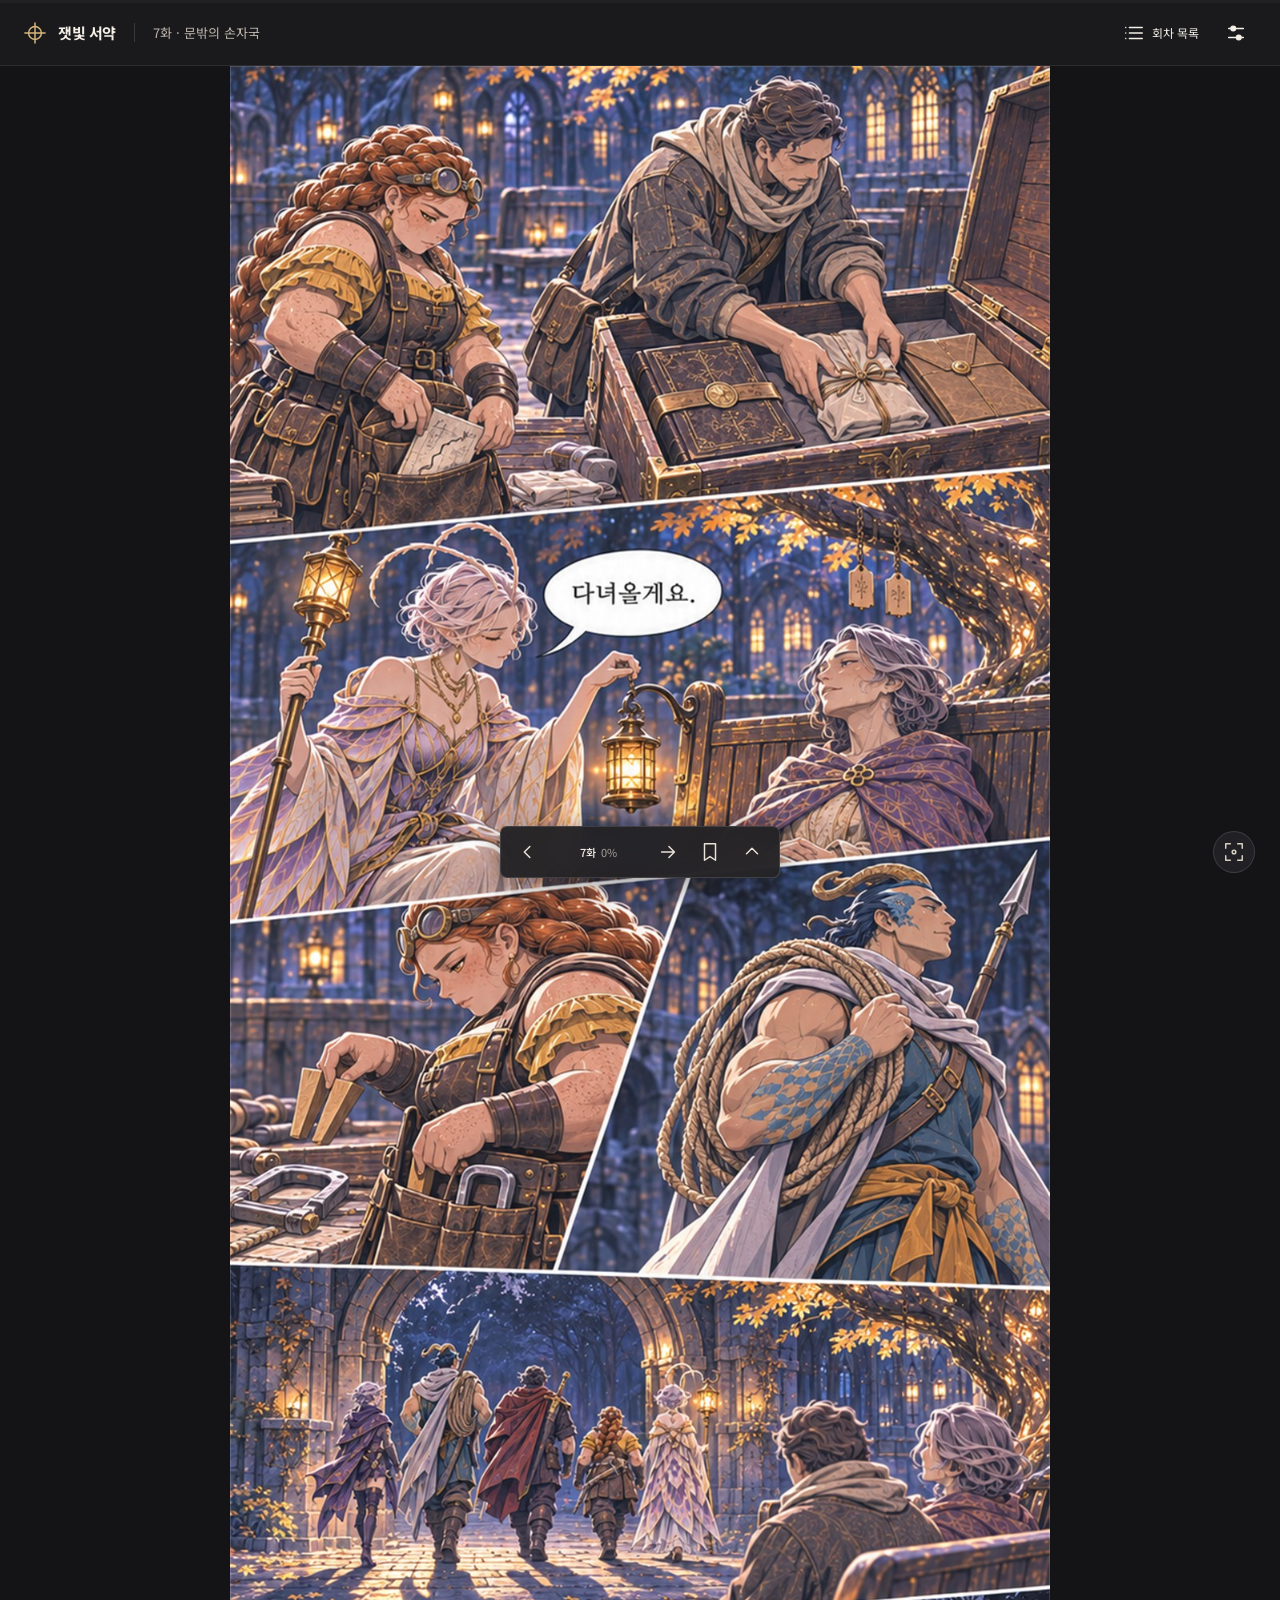
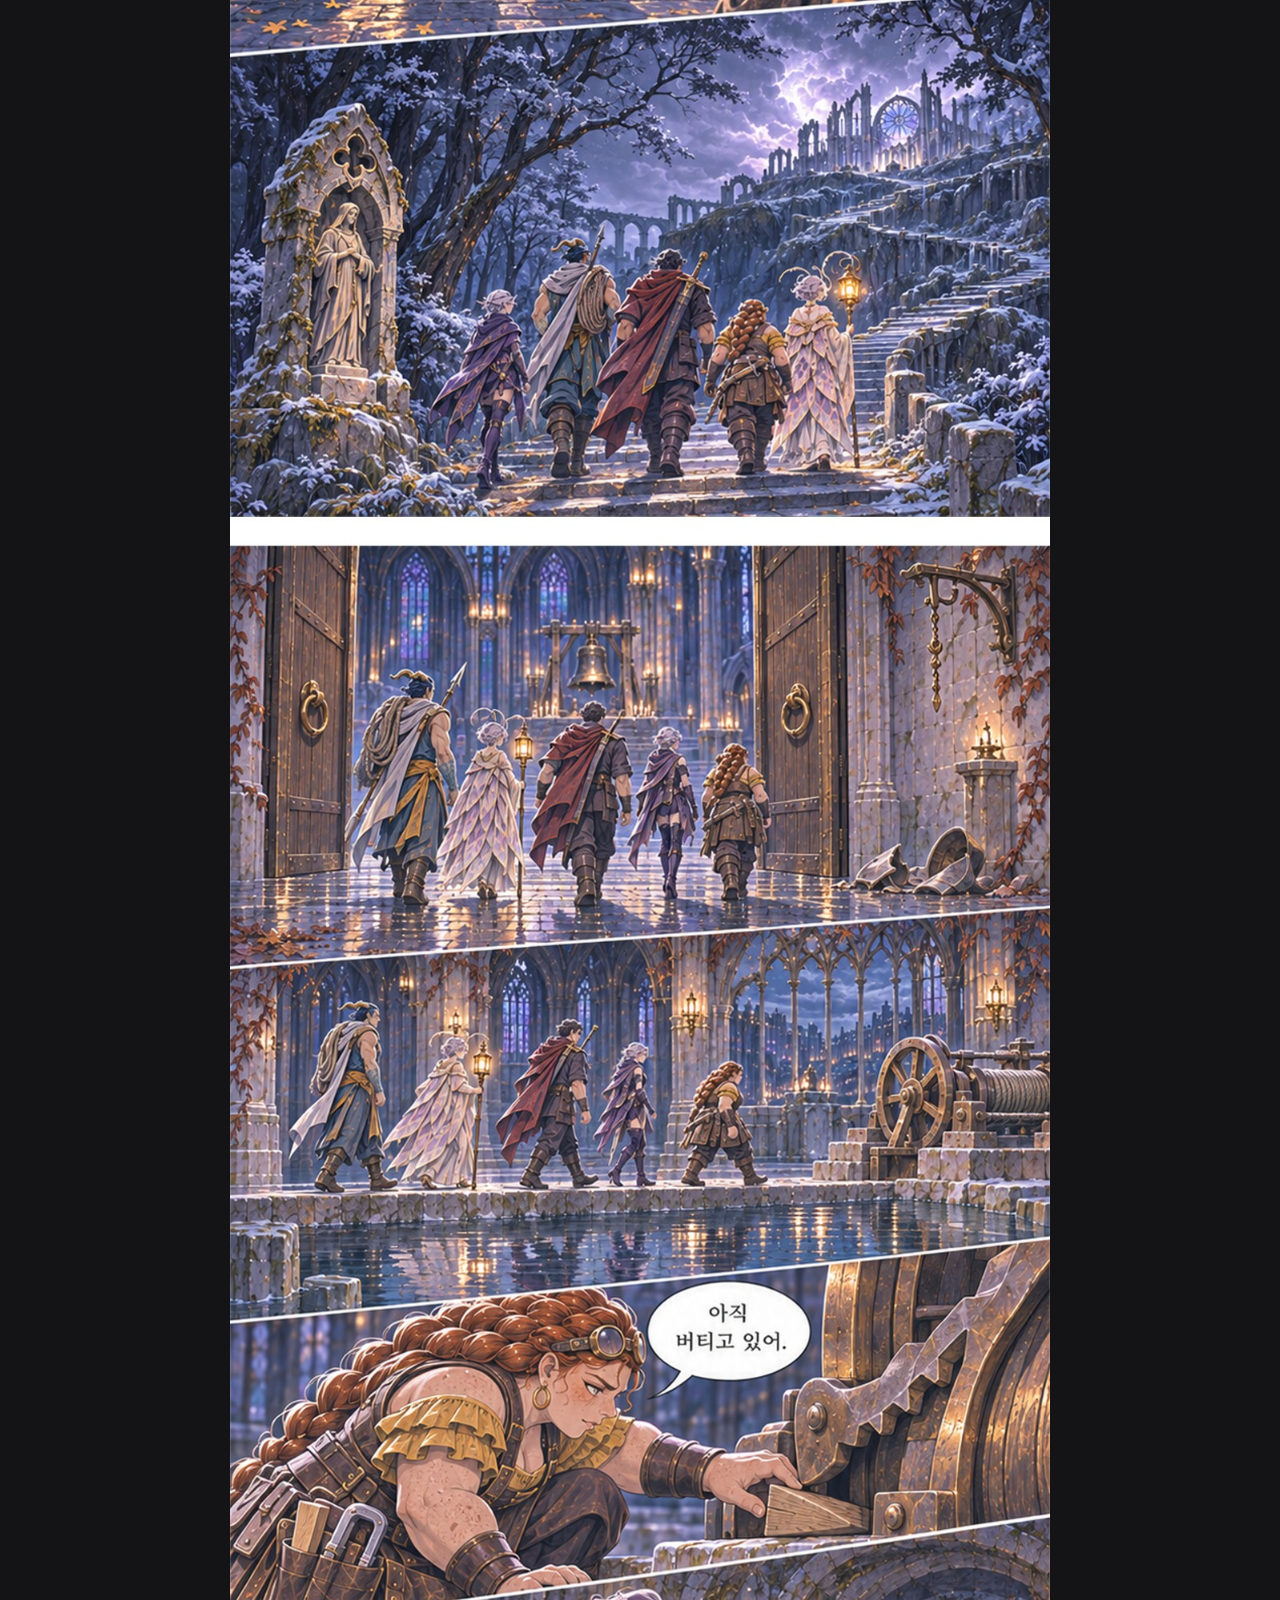
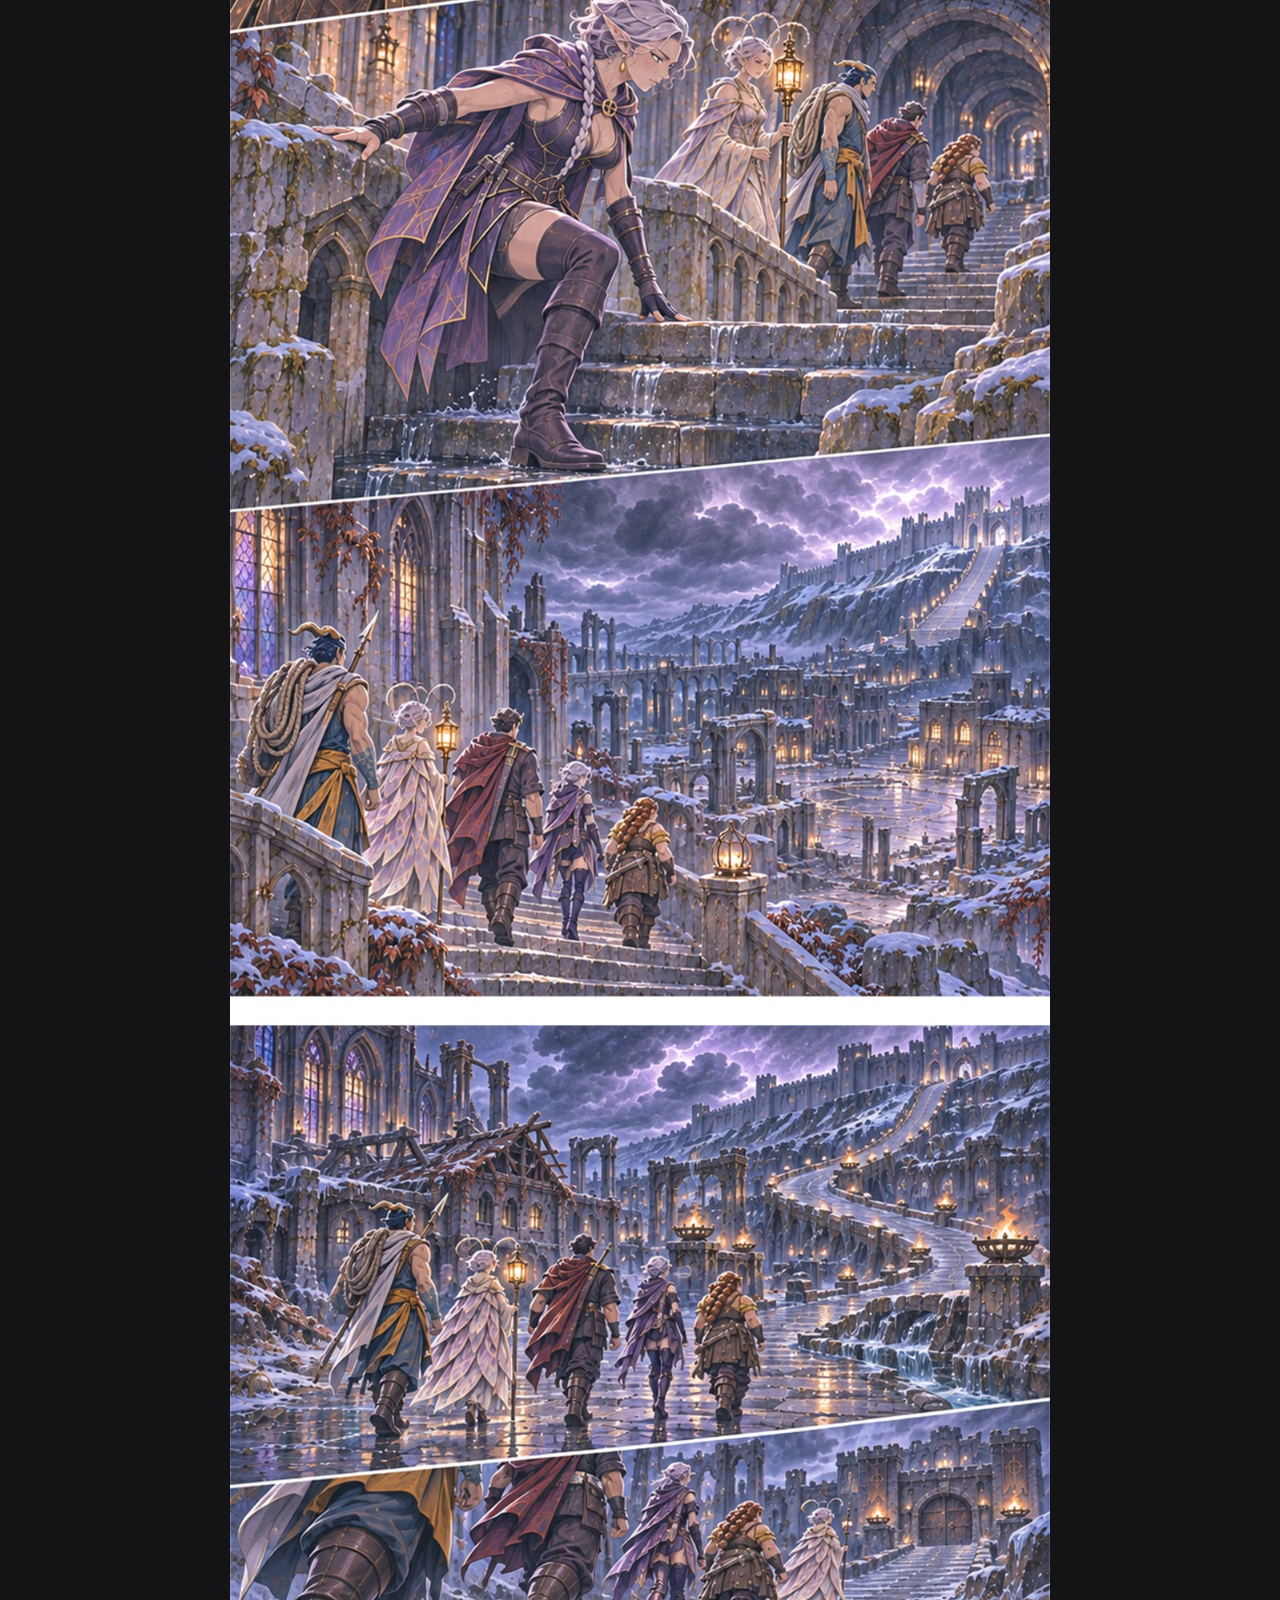
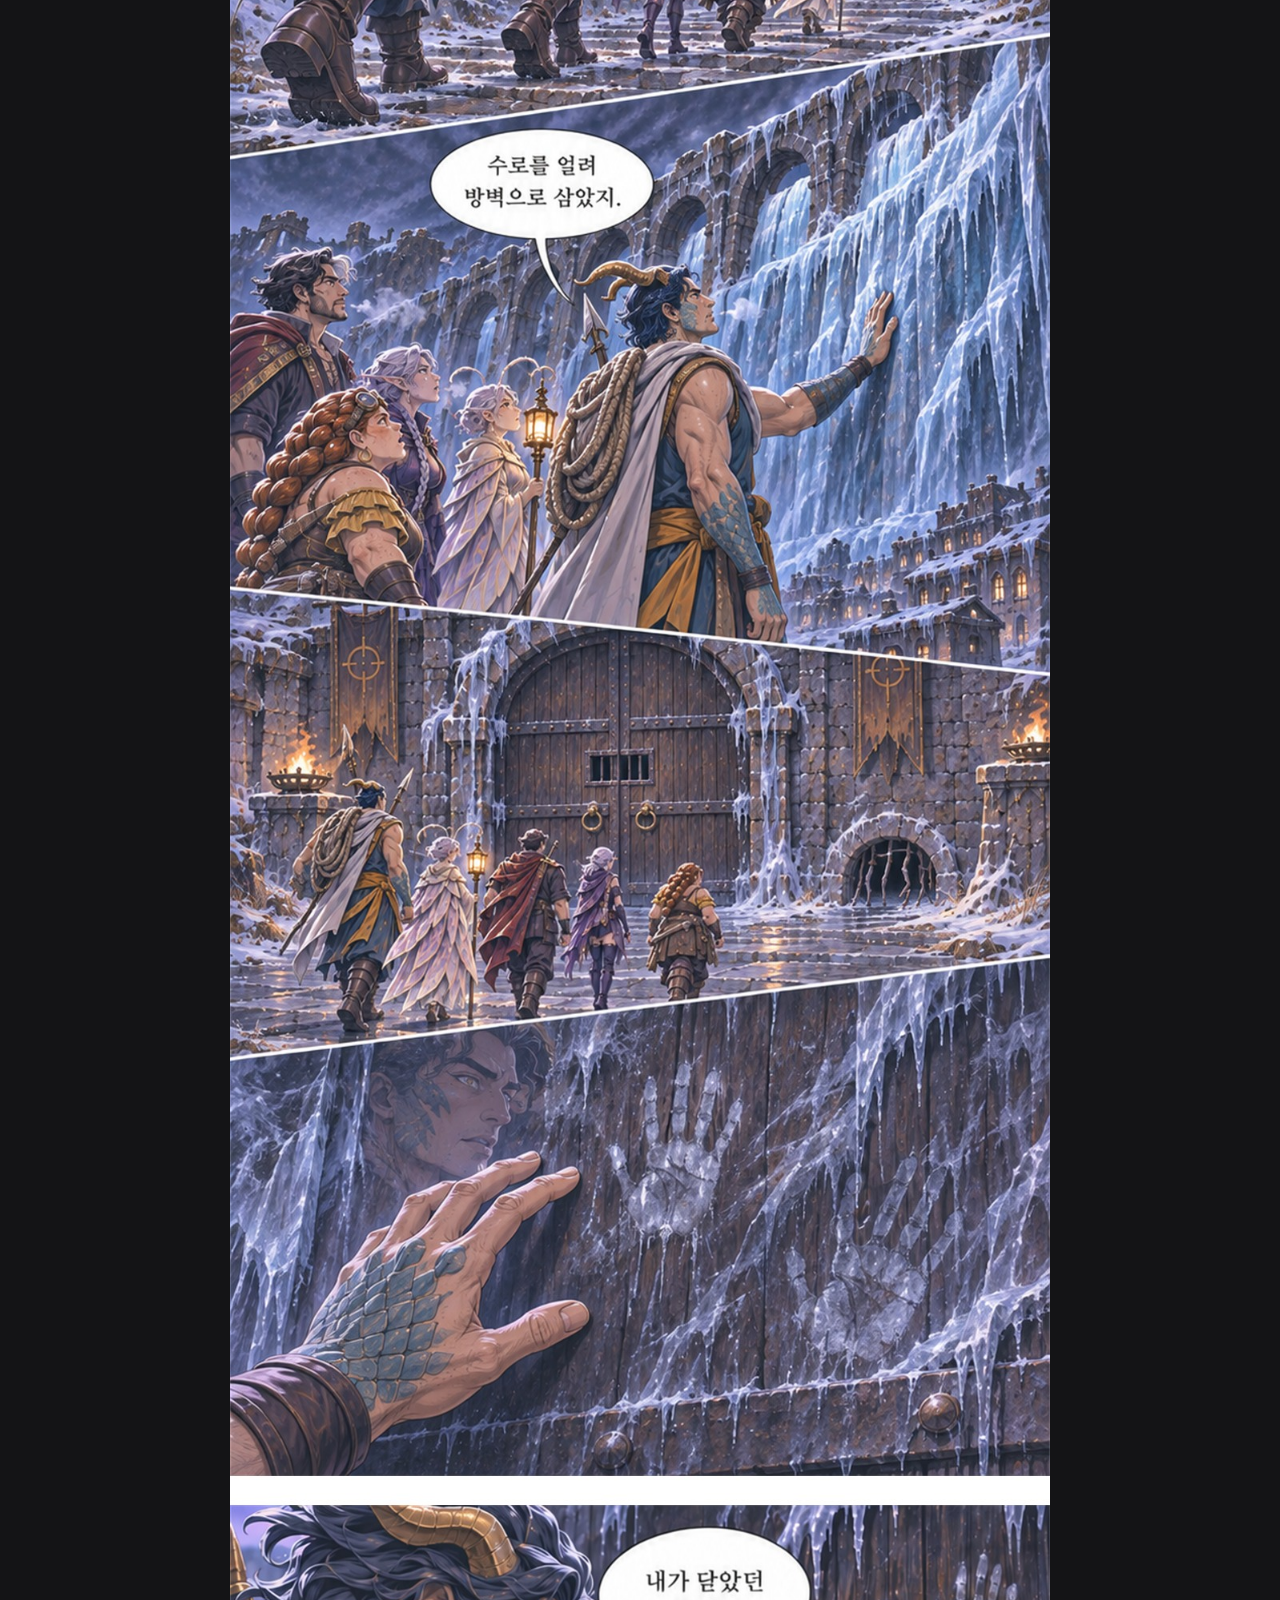
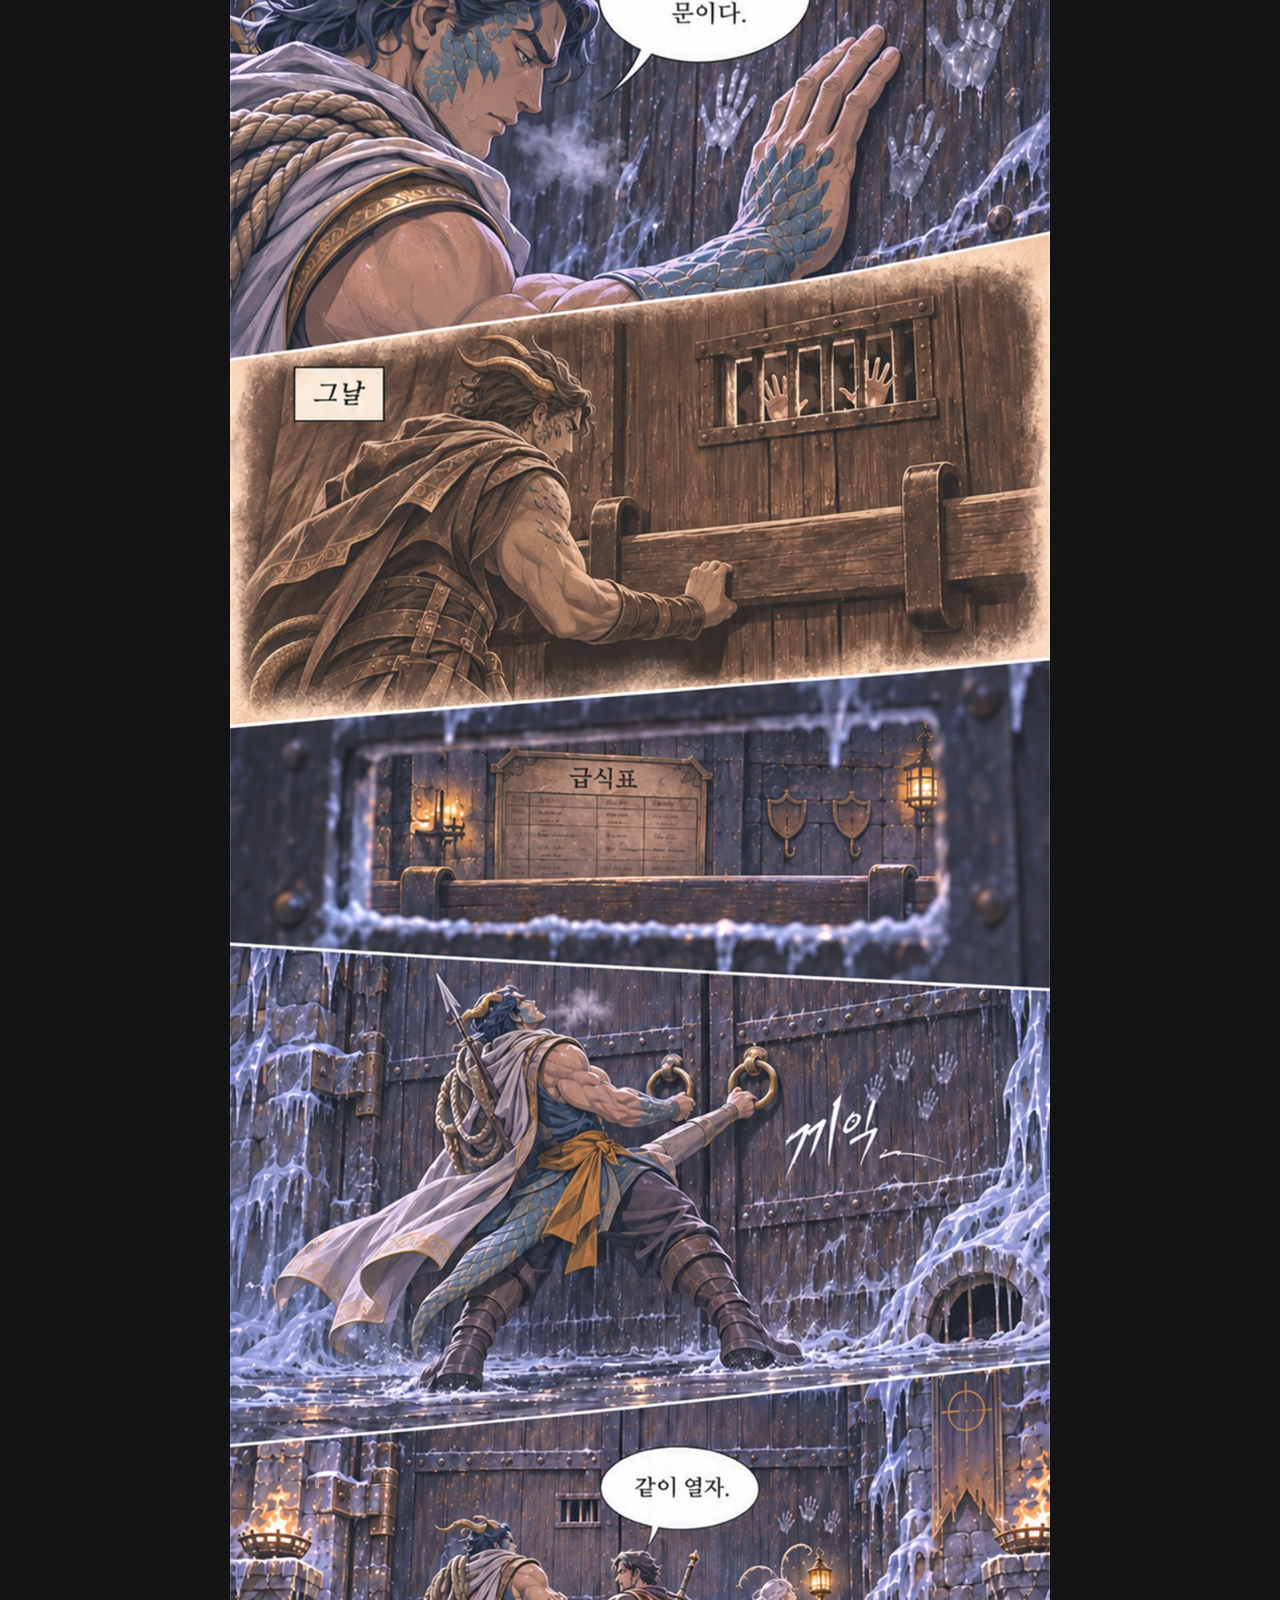
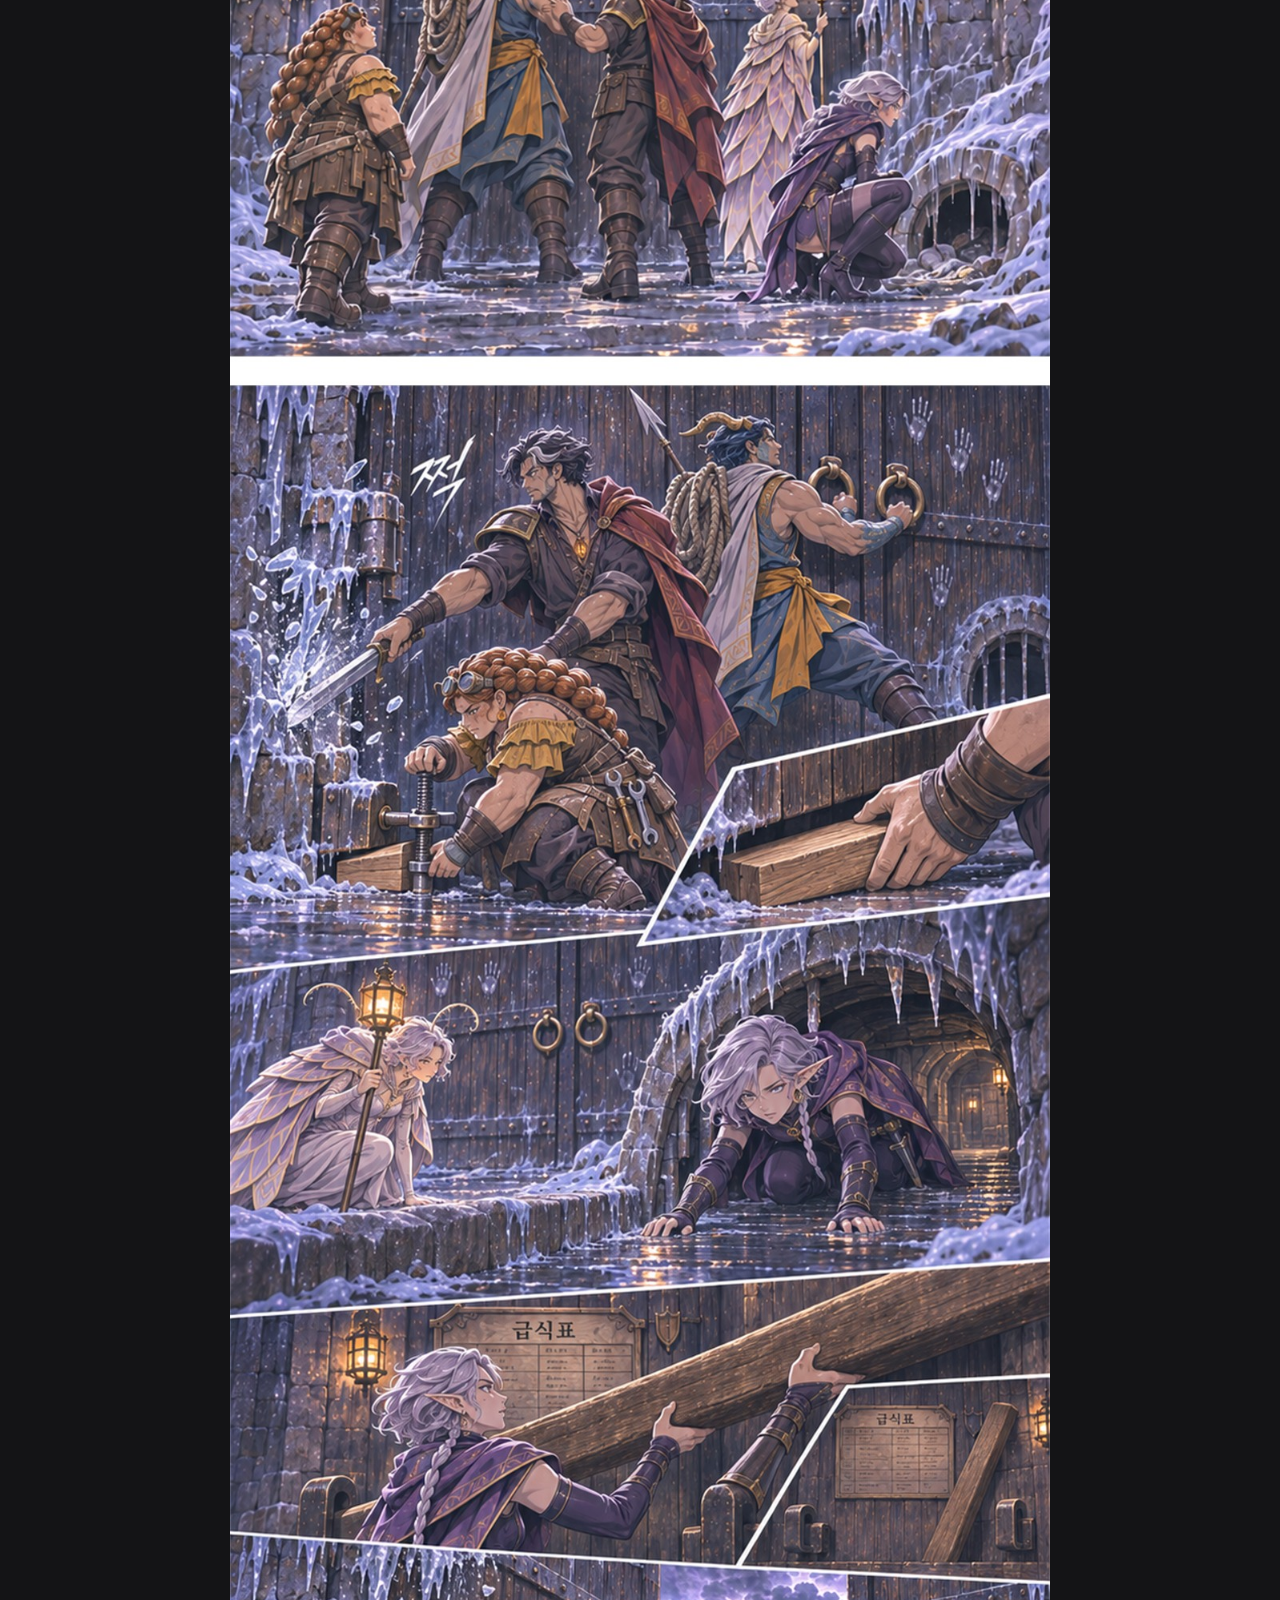
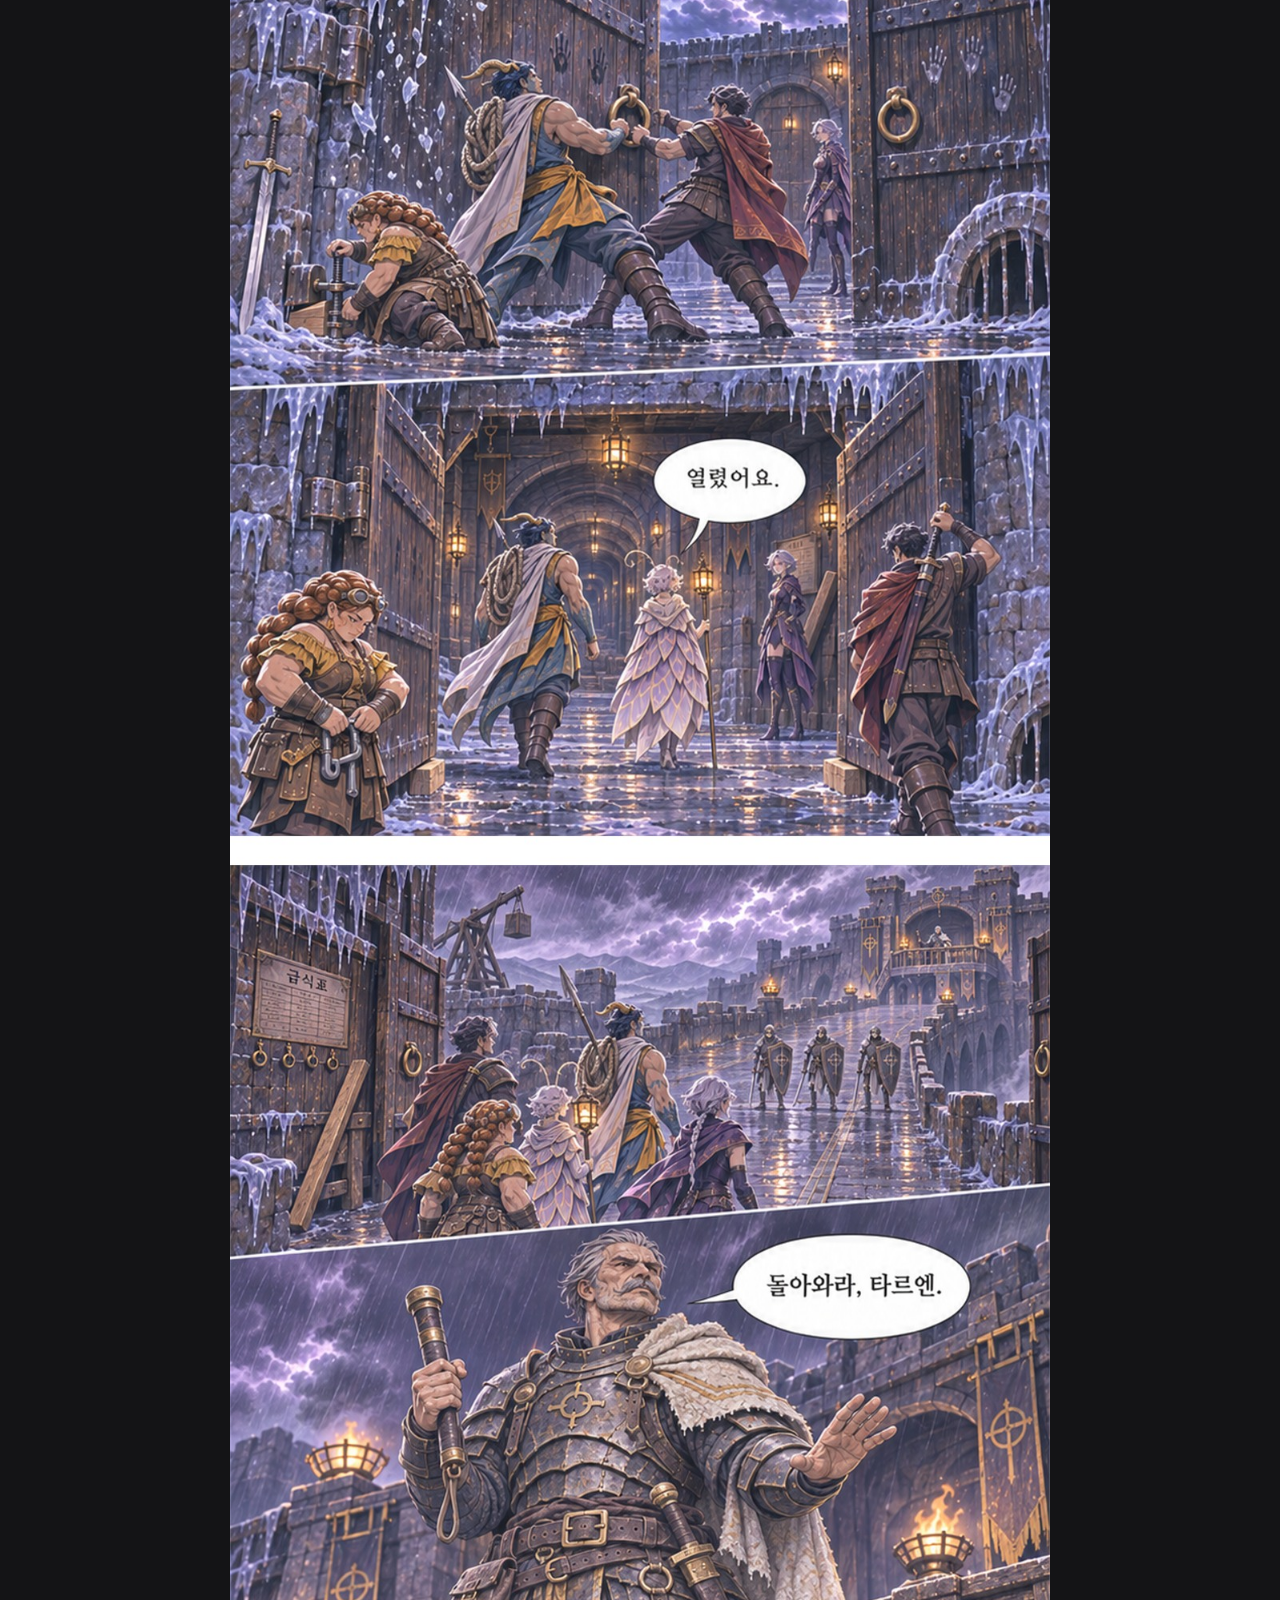
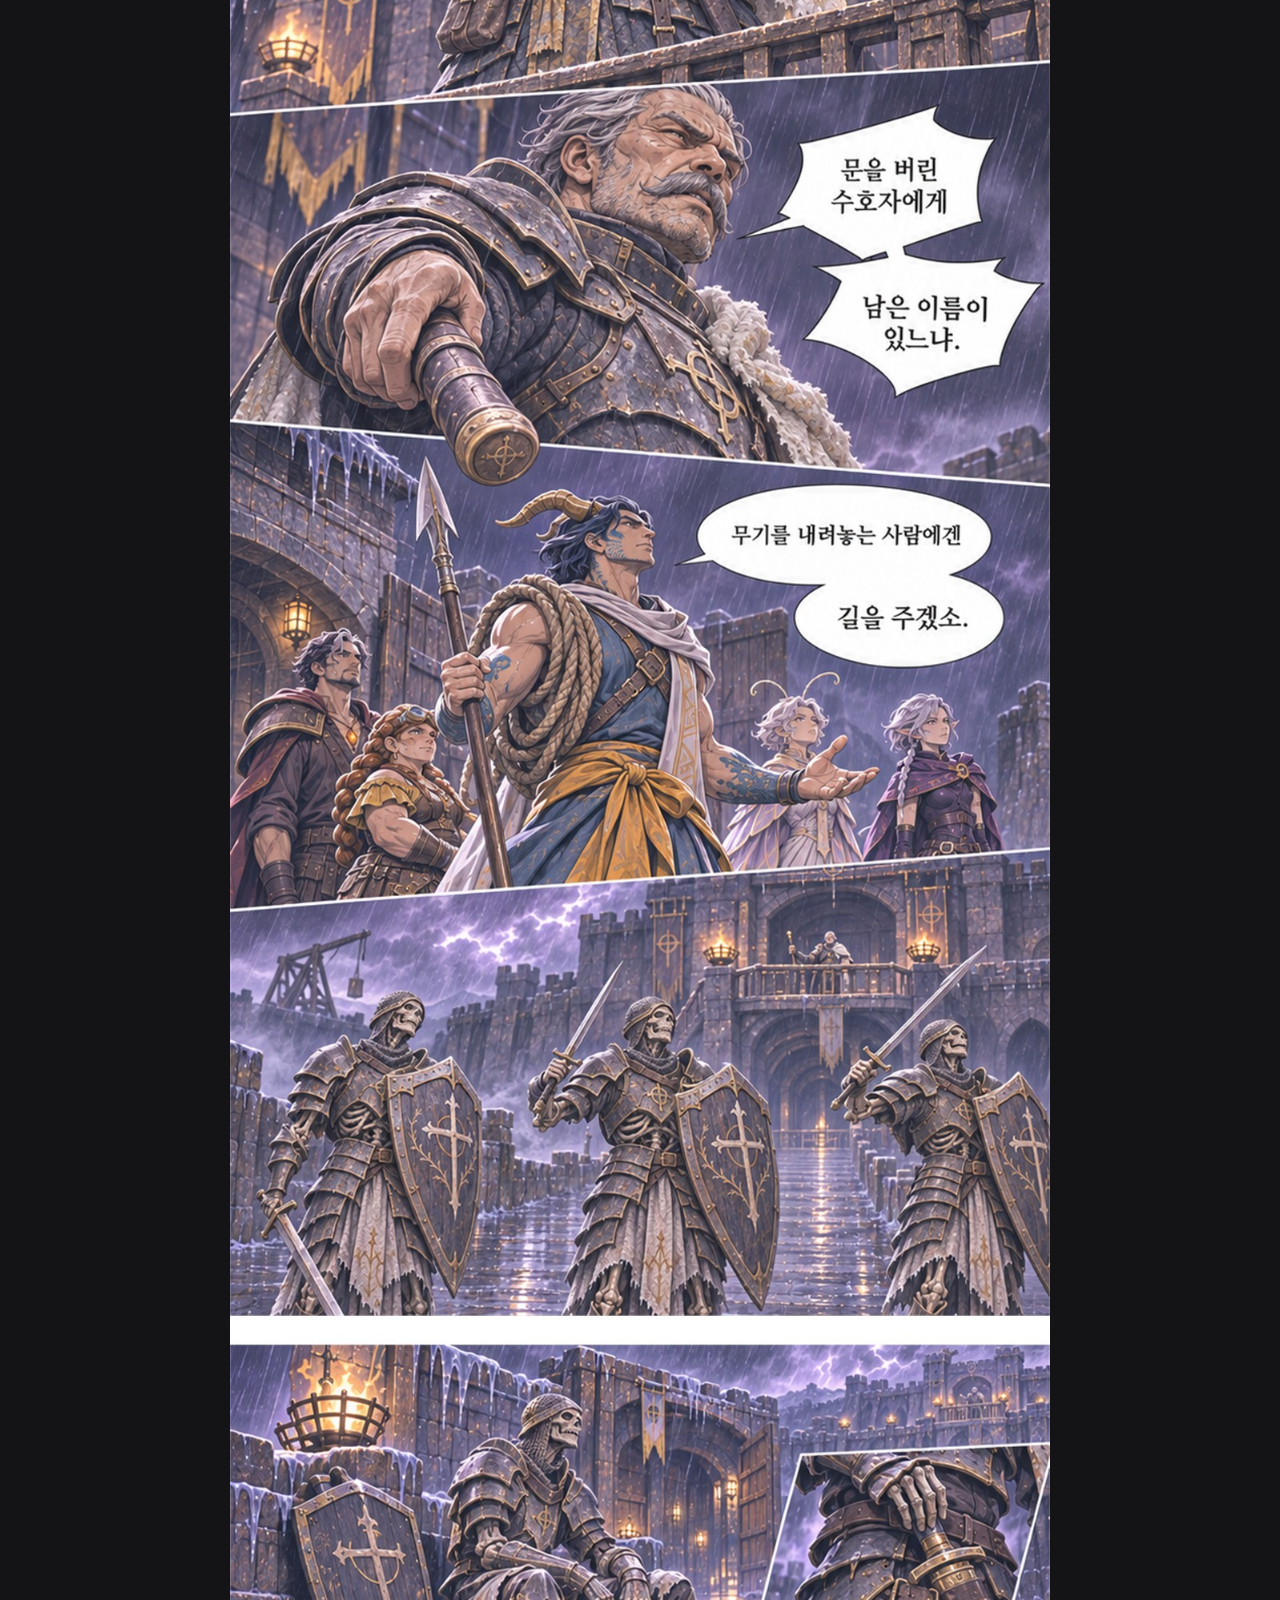
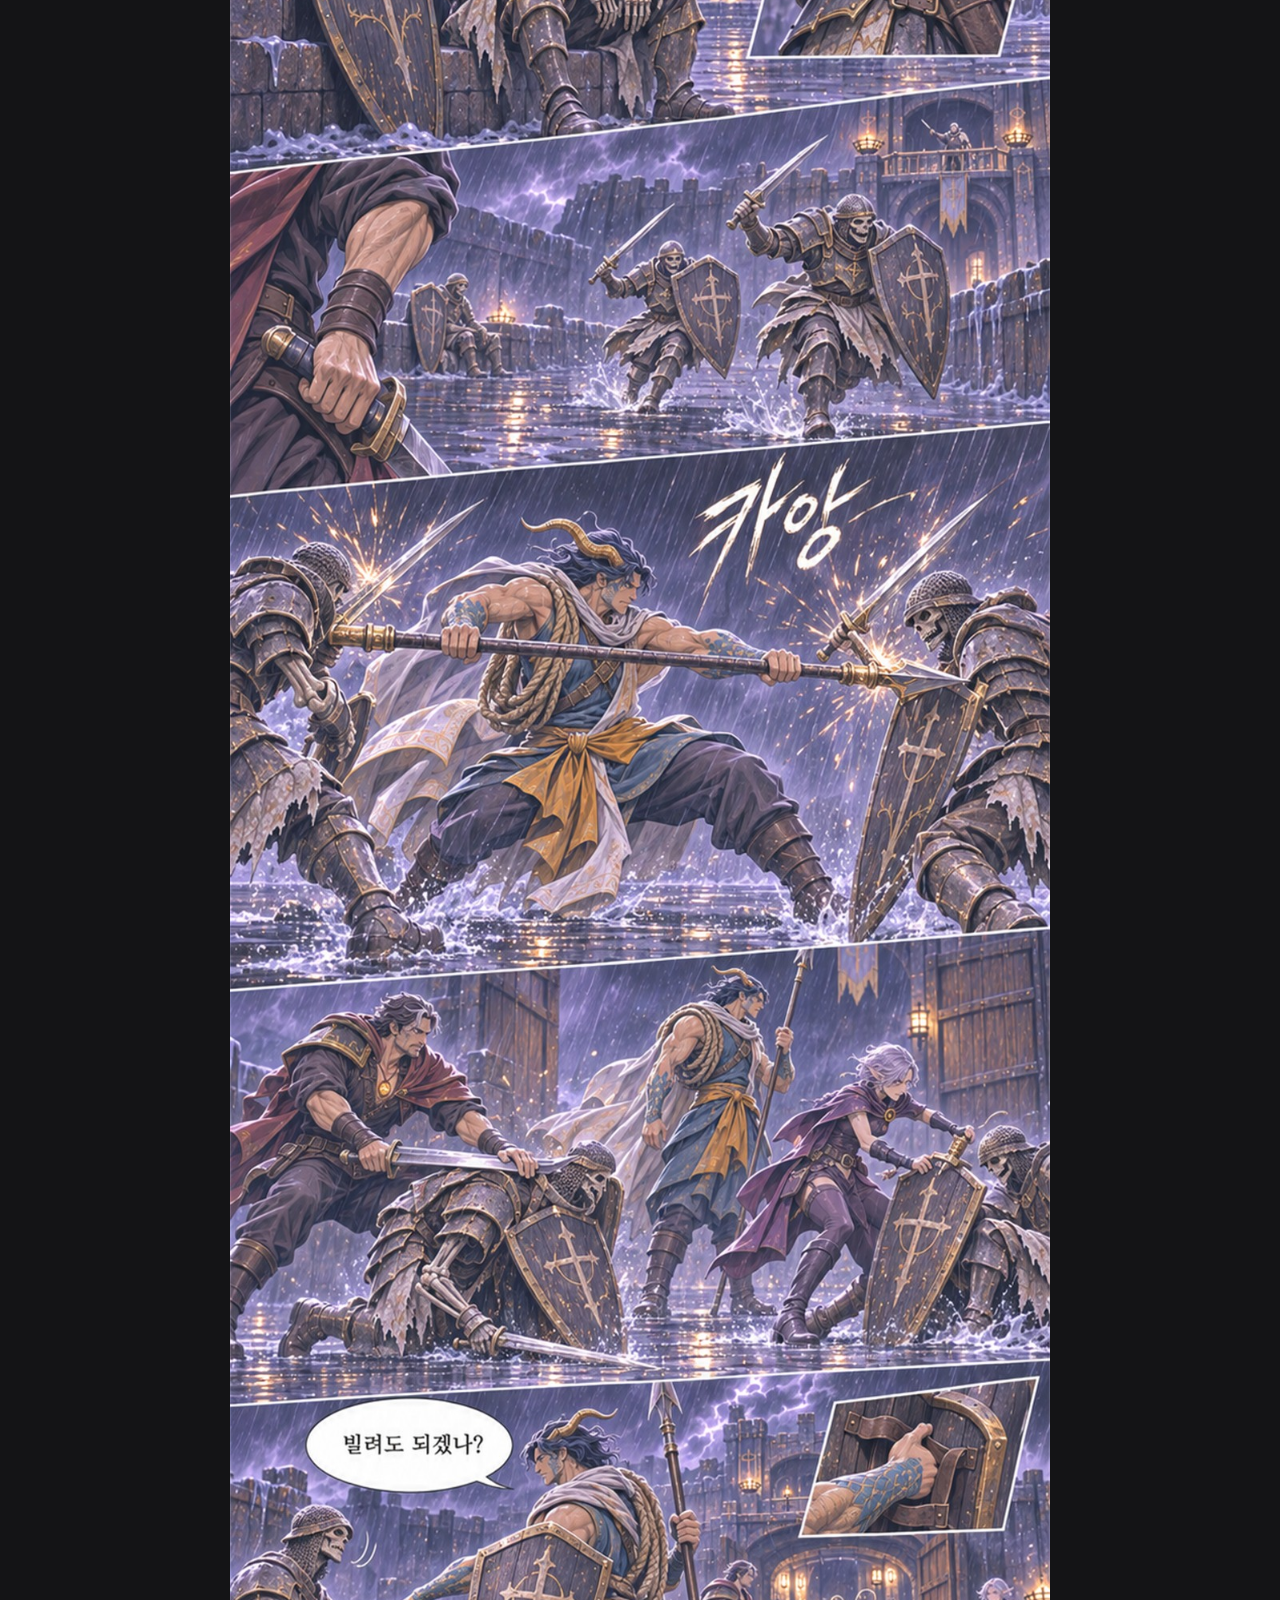
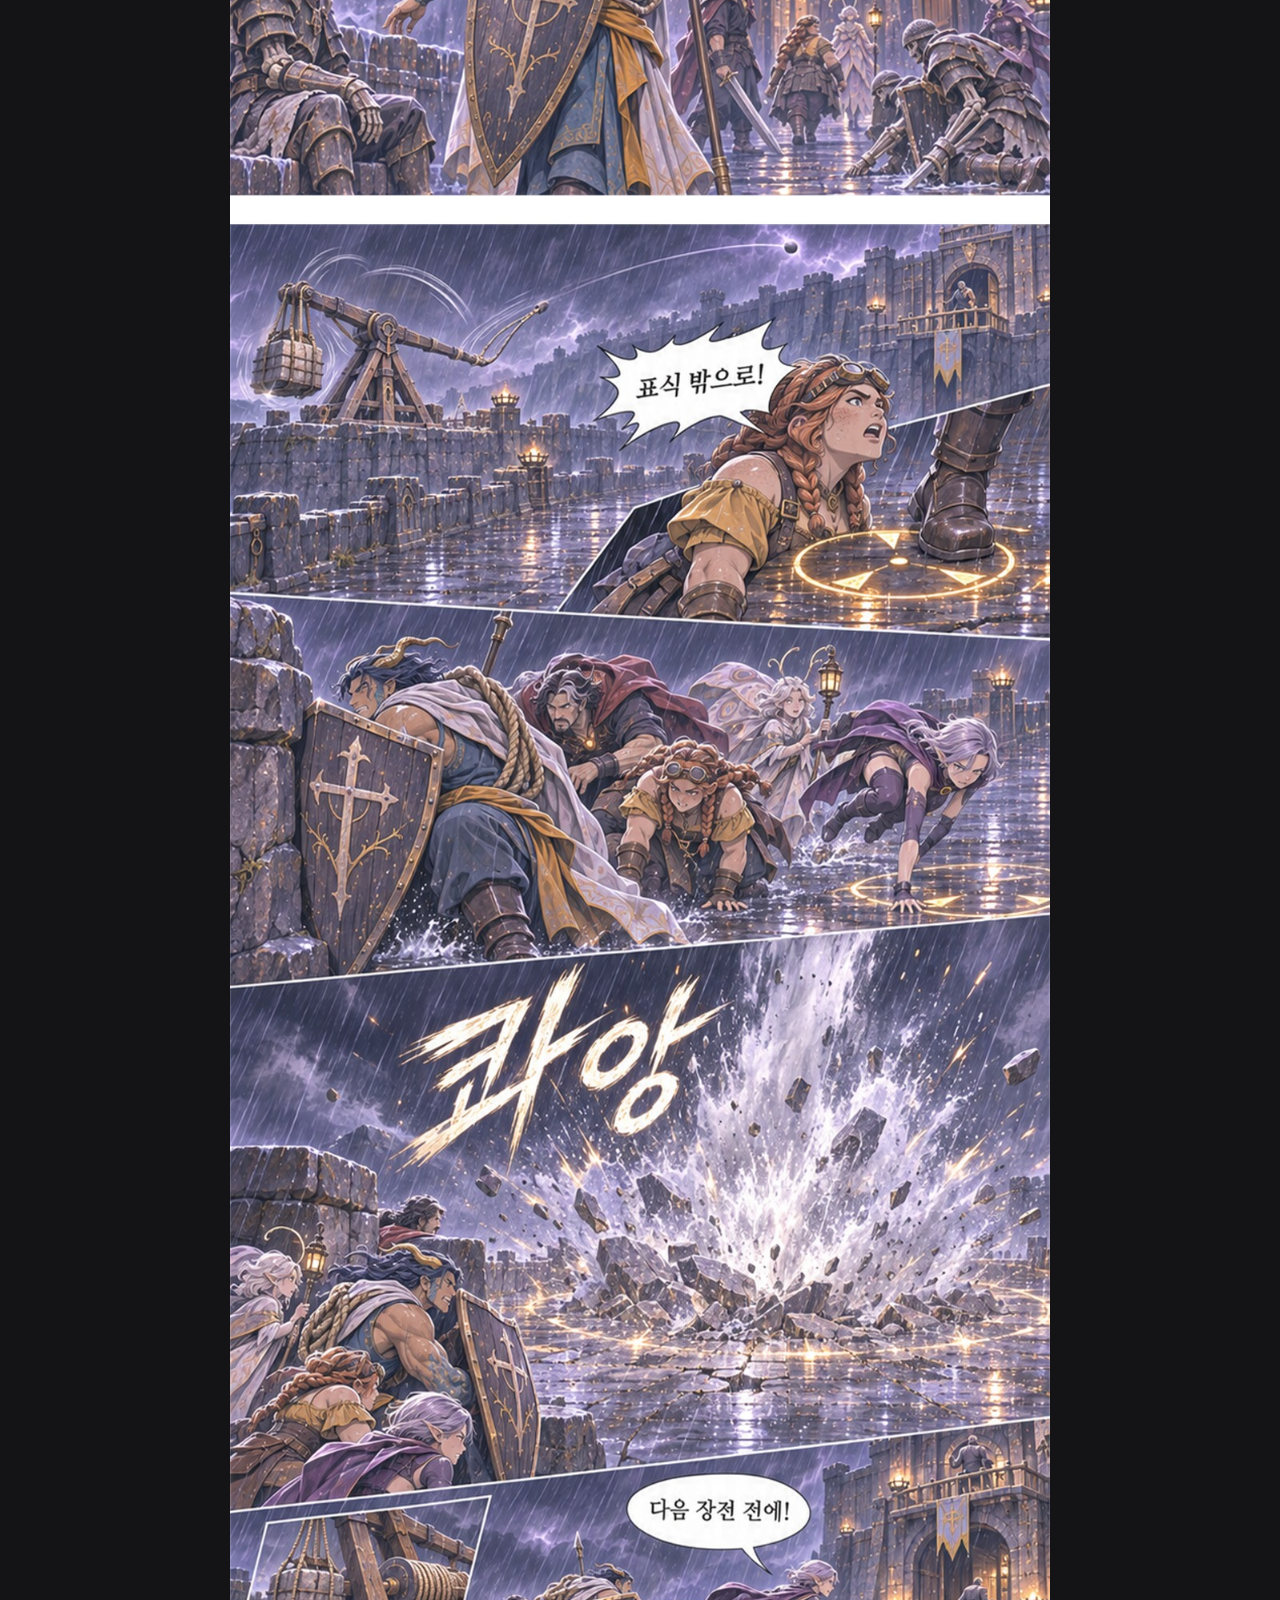
<file: ashen-oath/episode-007.html>
<!doctype html>
<html lang="ko">
<head>
<meta charset="utf-8">
<meta name="viewport" content="width=device-width,initial-scale=1">
<meta name="theme-color" content="#171719">
<meta name="description" content="얼어붙은 문밖에 남은 손자국. 타르엔은 문을 열고, 브린은 멈출 수 없게 만든 자신의 설계를 다시 마주한다.">
<title>7화 · 문밖의 손자국 · 잿빛 서약</title>
<link rel="preconnect" href="https://fonts.googleapis.com">
<link rel="preconnect" href="https://fonts.gstatic.com" crossorigin>
<link href="https://fonts.googleapis.com/css2?family=Noto+Sans+KR:wght@400;500;700&family=Noto+Serif+KR:wght@500&display=swap" rel="stylesheet">
<link rel="stylesheet" href="../css/style.css">
<link rel="icon" type="image/svg+xml" href="../favicon.svg">
<script>window.WEBTOON = {"seriesId": "ashen-oath", "seriesTitle": "잿빛 서약", "episodes": [{"number": 1, "title": "마지막 피난 행렬", "url": "episode-001.html", "kind": "episode", "displayTitle": "1화 · 마지막 피난 행렬", "shortLabel": "1화"}, {"number": 2, "title": "숲에 남은 수레", "url": "episode-002.html", "kind": "episode", "displayTitle": "2화 · 숲에 남은 수레", "shortLabel": "2화"}, {"number": 3, "title": "숲이 기억하는 이름", "url": "episode-003.html", "kind": "episode", "displayTitle": "3화 · 숲이 기억하는 이름", "shortLabel": "3화"}, {"number": 4, "title": "움켜쥔 손", "url": "episode-004.html", "kind": "episode", "displayTitle": "4화 · 움켜쥔 손", "shortLabel": "4화"}, {"number": 5, "title": "완치된 사람들", "url": "episode-005.html", "kind": "episode", "displayTitle": "5화 · 완치된 사람들", "shortLabel": "5화"}, {"number": 6, "title": "대답을 듣는 기도", "url": "episode-006.html", "kind": "episode", "displayTitle": "6화 · 대답을 듣는 기도", "shortLabel": "6화"}, {"number": 7, "title": "문밖의 손자국", "url": "episode-007.html", "kind": "episode", "displayTitle": "7화 · 문밖의 손자국", "shortLabel": "7화"}, {"number": 8, "title": "이번 교대는 끝이다", "url": "episode-008.html", "kind": "episode", "displayTitle": "8화 · 이번 교대는 끝이다", "shortLabel": "8화"}]};</script>
<script src="../js/app.js" defer></script>
</head>
<body class="reader">
<a class="skip-link" href="#reader-main">웹툰으로 건너뛰기</a>
<div class="reader-progress-track" aria-hidden="true"><div class="reader-progress-fill"></div></div>
<header class="reader-header">
  <div class="reader-title">
    <a class="brand" href="index.html" aria-label="잿빛 서약 홈"><svg viewBox="0 0 24 24" aria-hidden="true"><circle cx="12" cy="12" r="7"/><path d="M12 1v22M1 12h22"/></svg><span>잿빛 서약</span></a>
    <span class="current-title" data-current-title>7화 · 문밖의 손자국</span>
  </div>
  <nav class="reader-tools" aria-label="읽기 메뉴">
    <button class="icon-button" data-dialog="episodes-dialog" aria-label="회차 목록"><svg viewBox="0 0 24 24" aria-hidden="true"><path d="M7 6h14M7 12h14M7 18h14M3 6h.01M3 12h.01M3 18h.01"/></svg><span class="tool-label">회차 목록</span></button>
    <button class="icon-button" data-dialog="settings-dialog" aria-label="보기 설정"><svg viewBox="0 0 24 24" aria-hidden="true"><path d="M4 7h16M4 17h16"/><circle cx="9" cy="7" r="2.5" fill="currentColor"/><circle cx="15" cy="17" r="2.5" fill="currentColor"/></svg></button>
  </nav>
</header>
<main id="reader-main" class="reader-main">
  <article class="chapter" id="ep-7" data-episode="7" aria-label="7화 · 문밖의 손자국">
    <h1 class="sr-only">7화 · 문밖의 손자국</h1>
    
    <div class="episode-art"><img src="../assets/ashen-oath/episodes/007/000.jpg" decoding="async" width="1024" height="2048" loading="eager" fetchpriority="high" alt="7화 원고 1 / 14"><img src="../assets/ashen-oath/episodes/007/001.jpg" decoding="async" width="1024" height="2048" loading="eager" fetchpriority="high" alt="7화 원고 2 / 14"><img src="../assets/ashen-oath/episodes/007/002.jpg" decoding="async" width="1024" height="2048" loading="lazy" alt="7화 원고 3 / 14"><img src="../assets/ashen-oath/episodes/007/003.jpg" decoding="async" width="1024" height="2048" loading="lazy" alt="7화 원고 4 / 14"><img src="../assets/ashen-oath/episodes/007/004.jpg" decoding="async" width="1024" height="2048" loading="lazy" alt="7화 원고 5 / 14"><img src="../assets/ashen-oath/episodes/007/005.jpg" decoding="async" width="1024" height="2048" loading="lazy" alt="7화 원고 6 / 14"><img src="../assets/ashen-oath/episodes/007/006.jpg" decoding="async" width="1024" height="2048" loading="lazy" alt="7화 원고 7 / 14"><img src="../assets/ashen-oath/episodes/007/007.jpg" decoding="async" width="1024" height="2048" loading="lazy" alt="7화 원고 8 / 14"><img src="../assets/ashen-oath/episodes/007/008.jpg" decoding="async" width="1024" height="2048" loading="lazy" alt="7화 원고 9 / 14"><img src="../assets/ashen-oath/episodes/007/009.jpg" decoding="async" width="1024" height="2048" loading="lazy" alt="7화 원고 10 / 14"><img src="../assets/ashen-oath/episodes/007/010.jpg" decoding="async" width="1024" height="2048" loading="lazy" alt="7화 원고 11 / 14"><img src="../assets/ashen-oath/episodes/007/011.jpg" decoding="async" width="1024" height="2048" loading="lazy" alt="7화 원고 12 / 14"><img src="../assets/ashen-oath/episodes/007/012.jpg" decoding="async" width="1024" height="2048" loading="lazy" alt="7화 원고 13 / 14"><img src="../assets/ashen-oath/episodes/007/013.jpg" decoding="async" width="1024" height="1908" loading="lazy" alt="7화 원고 14 / 14"></div>
    <footer class="chapter-end">
      <span class="small-caps">EPISODE 07 · END</span>
      <h2>문밖의 손자국</h2>
      <p>다음 화에서 이야기가 이어집니다.</p>
      <div class="end-actions">
        <a class="button button-primary" href="episode-008.html" data-episode-link="8">8화로 이어 읽기 <svg viewBox="0 0 24 24" aria-hidden="true"><path d="M12 4v16m-6-6 6 6 6-6"/></svg></a>
        <a class="button" href="index.html#episodes">회차 목록</a>
      </div>
    </footer>
  </article>
</main>
<nav class="reading-dock" aria-label="회차 이동">
  <button class="icon-button" data-prev aria-label="이전 화"><svg viewBox="0 0 24 24" aria-hidden="true"><path d="m14 6-6 6 6 6"/></svg></button>
  <span class="dock-status"><strong data-dock-episode>7화</strong><span data-dock-progress>0%</span></span>
  <button class="icon-button" data-next aria-label="다음 화"><svg viewBox="0 0 24 24" aria-hidden="true"><path d="M5 12h14M13 6l6 6-6 6"/></svg></button>
  <button class="icon-button" data-bookmark aria-label="읽던 위치 저장"><svg viewBox="0 0 24 24" aria-hidden="true"><path d="M6 3h12v18l-6-4-6 4Z"/></svg></button>
  <button class="icon-button" data-top aria-label="현재 회차 처음으로"><svg viewBox="0 0 24 24" aria-hidden="true"><path d="m6 14 6-6 6 6"/></svg></button>
</nav>
<button class="focus-toggle" data-focus aria-label="집중해서 읽기" aria-pressed="false"><svg viewBox="0 0 24 24" aria-hidden="true"><path d="M8 3H3v5M16 3h5v5M3 16v5h5M21 16v5h-5"/><circle cx="12" cy="12" r="2"/></svg></button>
<dialog id="episodes-dialog" aria-labelledby="episode-dialog-title">
  <div class="dialog-header"><h2 id="episode-dialog-title">회차 목록</h2>
    <button class="icon-button" data-close-dialog aria-label="회차 목록 닫기"><svg viewBox="0 0 24 24" aria-hidden="true"><path d="m6 6 12 12M18 6 6 18"/></svg></button>
  </div>
  <div class="dialog-content">
    <a class="dialog-episode" data-episode-link="1" href="episode-001.html"><img src="../assets/ashen-oath/covers/01.jpg" width="66" height="75" alt="" loading="lazy"><span><small>1화</small><strong>마지막 피난 행렬</strong></span></a><a class="dialog-episode" data-episode-link="2" href="episode-002.html"><img src="../assets/ashen-oath/covers/02.jpg" width="66" height="75" alt="" loading="lazy"><span><small>2화</small><strong>숲에 남은 수레</strong></span></a><a class="dialog-episode" data-episode-link="3" href="episode-003.html"><img src="../assets/ashen-oath/covers/03.jpg" width="66" height="75" alt="" loading="lazy"><span><small>3화</small><strong>숲이 기억하는 이름</strong></span></a><a class="dialog-episode" data-episode-link="4" href="episode-004.html"><img src="../assets/ashen-oath/covers/04.jpg" width="66" height="75" alt="" loading="lazy"><span><small>4화</small><strong>움켜쥔 손</strong></span></a><a class="dialog-episode" data-episode-link="5" href="episode-005.html"><img src="../assets/ashen-oath/covers/05.jpg" width="66" height="75" alt="" loading="lazy"><span><small>5화</small><strong>완치된 사람들</strong></span></a><a class="dialog-episode" data-episode-link="6" href="episode-006.html"><img src="../assets/ashen-oath/covers/06.jpg" width="66" height="75" alt="" loading="lazy"><span><small>6화</small><strong>대답을 듣는 기도</strong></span></a><a class="dialog-episode" data-episode-link="7" href="episode-007.html"><img src="../assets/ashen-oath/covers/07.jpg" width="66" height="75" alt="" loading="lazy"><span><small>7화</small><strong>문밖의 손자국</strong></span></a><a class="dialog-episode" data-episode-link="8" href="episode-008.html"><img src="../assets/ashen-oath/covers/08.jpg" width="66" height="75" alt="" loading="lazy"><span><small>8화</small><strong>이번 교대는 끝이다</strong></span></a>
    <a class="dialog-home" href="index.html">작품 소개로 돌아가기</a>
  </div>
</dialog>
<dialog id="settings-dialog" aria-labelledby="settings-title">
  <div class="dialog-header"><h2 id="settings-title">보기 설정</h2>
    <button class="icon-button" data-close-dialog aria-label="보기 설정 닫기"><svg viewBox="0 0 24 24" aria-hidden="true"><path d="m6 6 12 12M18 6 6 18"/></svg></button>
  </div>
  <div class="dialog-content">
    <fieldset class="settings-field"><legend>주변 배경</legend>
      <div class="choice-group">
        <label class="choice"><input type="radio" name="backdrop" value="dark" checked><span>어둡게</span></label>
        <label class="choice"><input type="radio" name="backdrop" value="light"><span>밝게</span></label>
      </div>
    </fieldset>
    <fieldset class="settings-field"><legend>원고 너비</legend>
      <div class="choice-group">
        <label class="choice"><input type="radio" name="width" value="820" checked><span>기본</span></label>
        <label class="choice"><input type="radio" name="width" value="1024"><span>넓게</span></label>
      </div>
    </fieldset>
    <p class="settings-note">읽던 위치와 보기 설정은 이 브라우저에 저장됩니다.</p>
  </div>
</dialog>
<div class="toast" role="status" aria-live="polite" hidden></div>
</body></html>
</file>
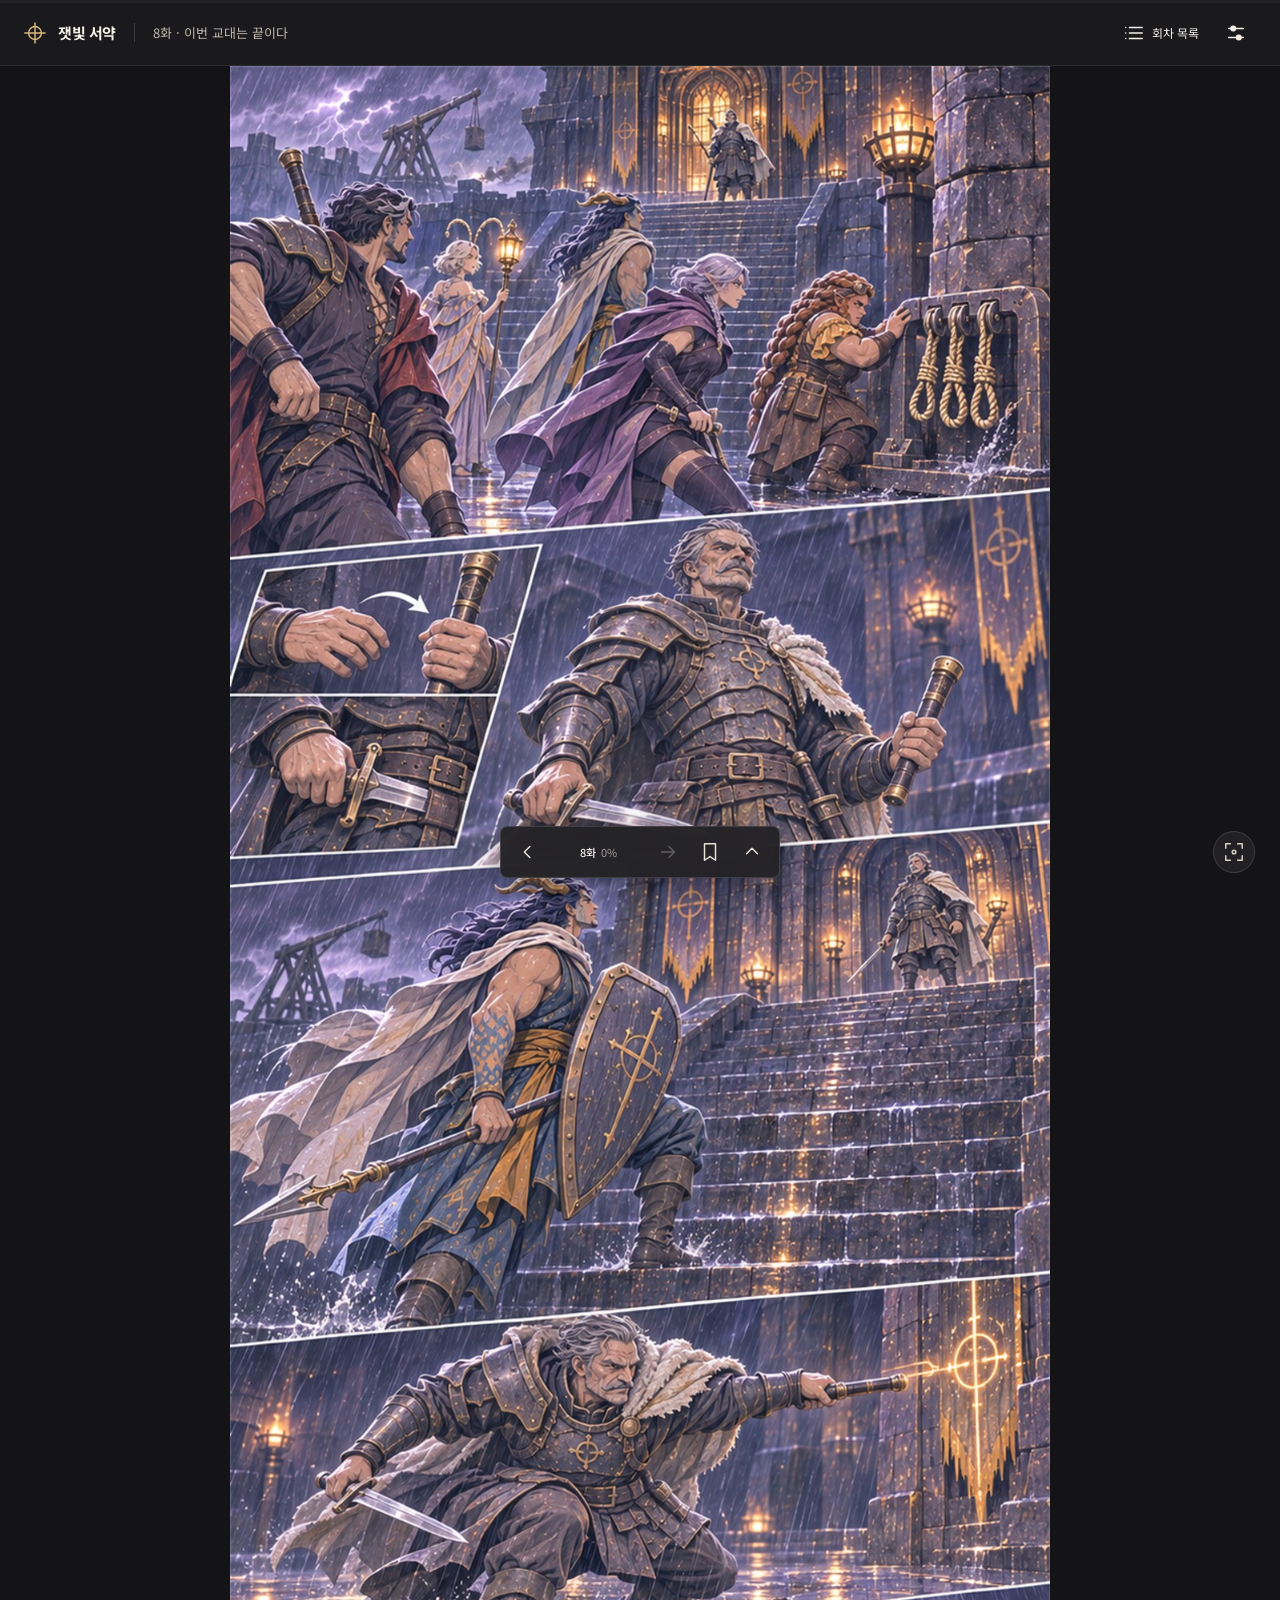
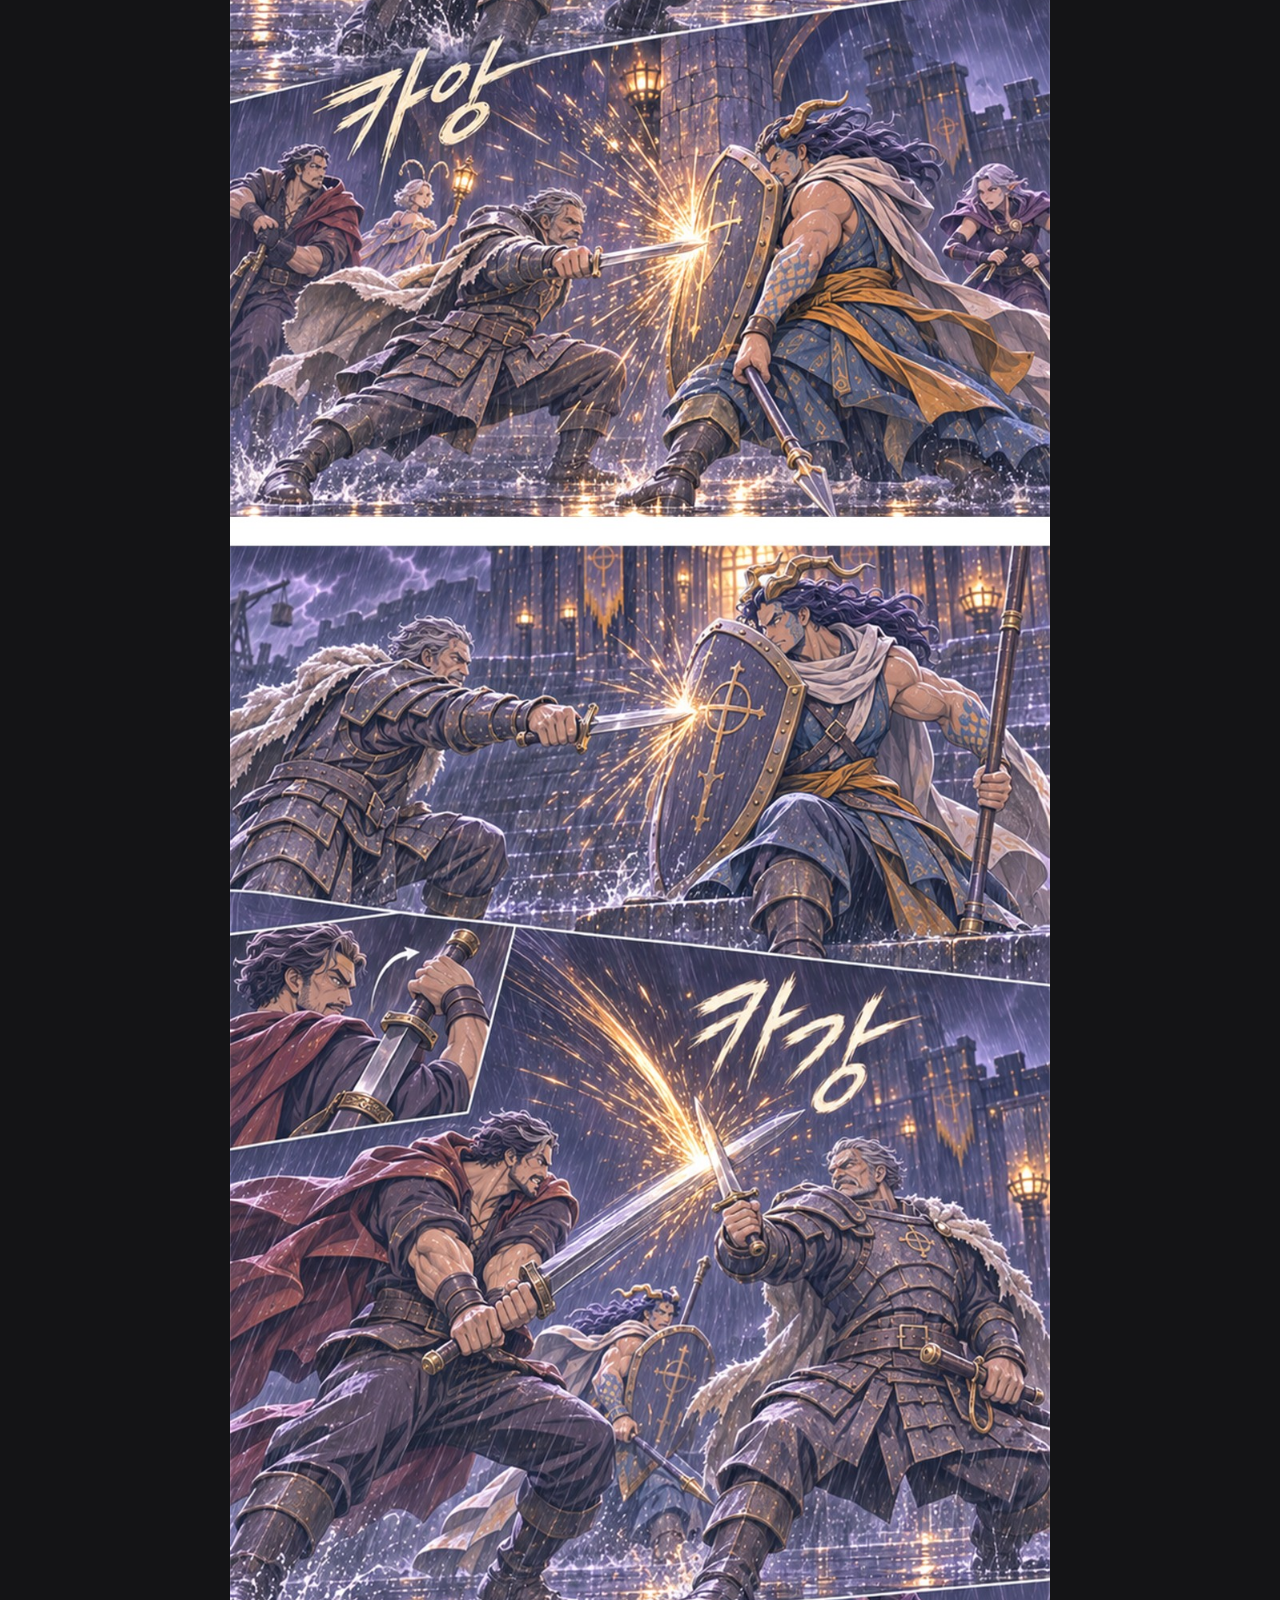
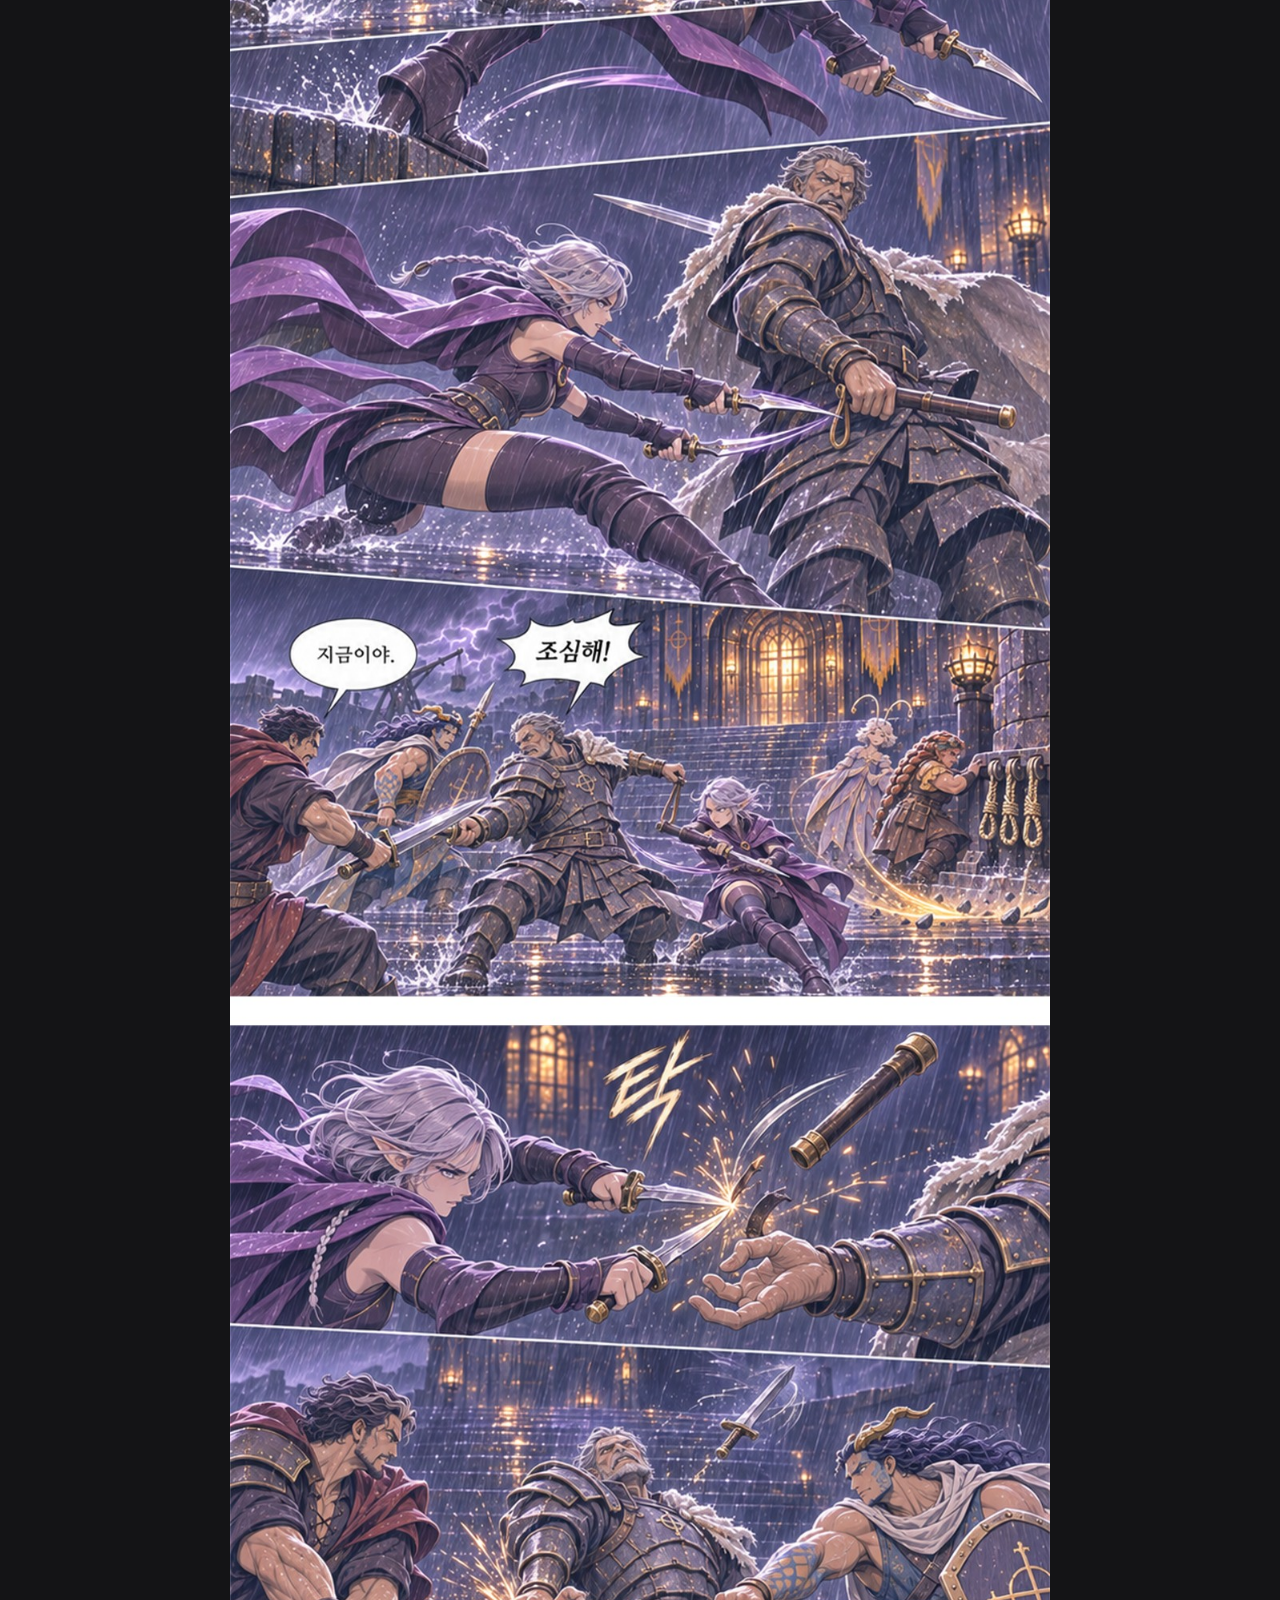
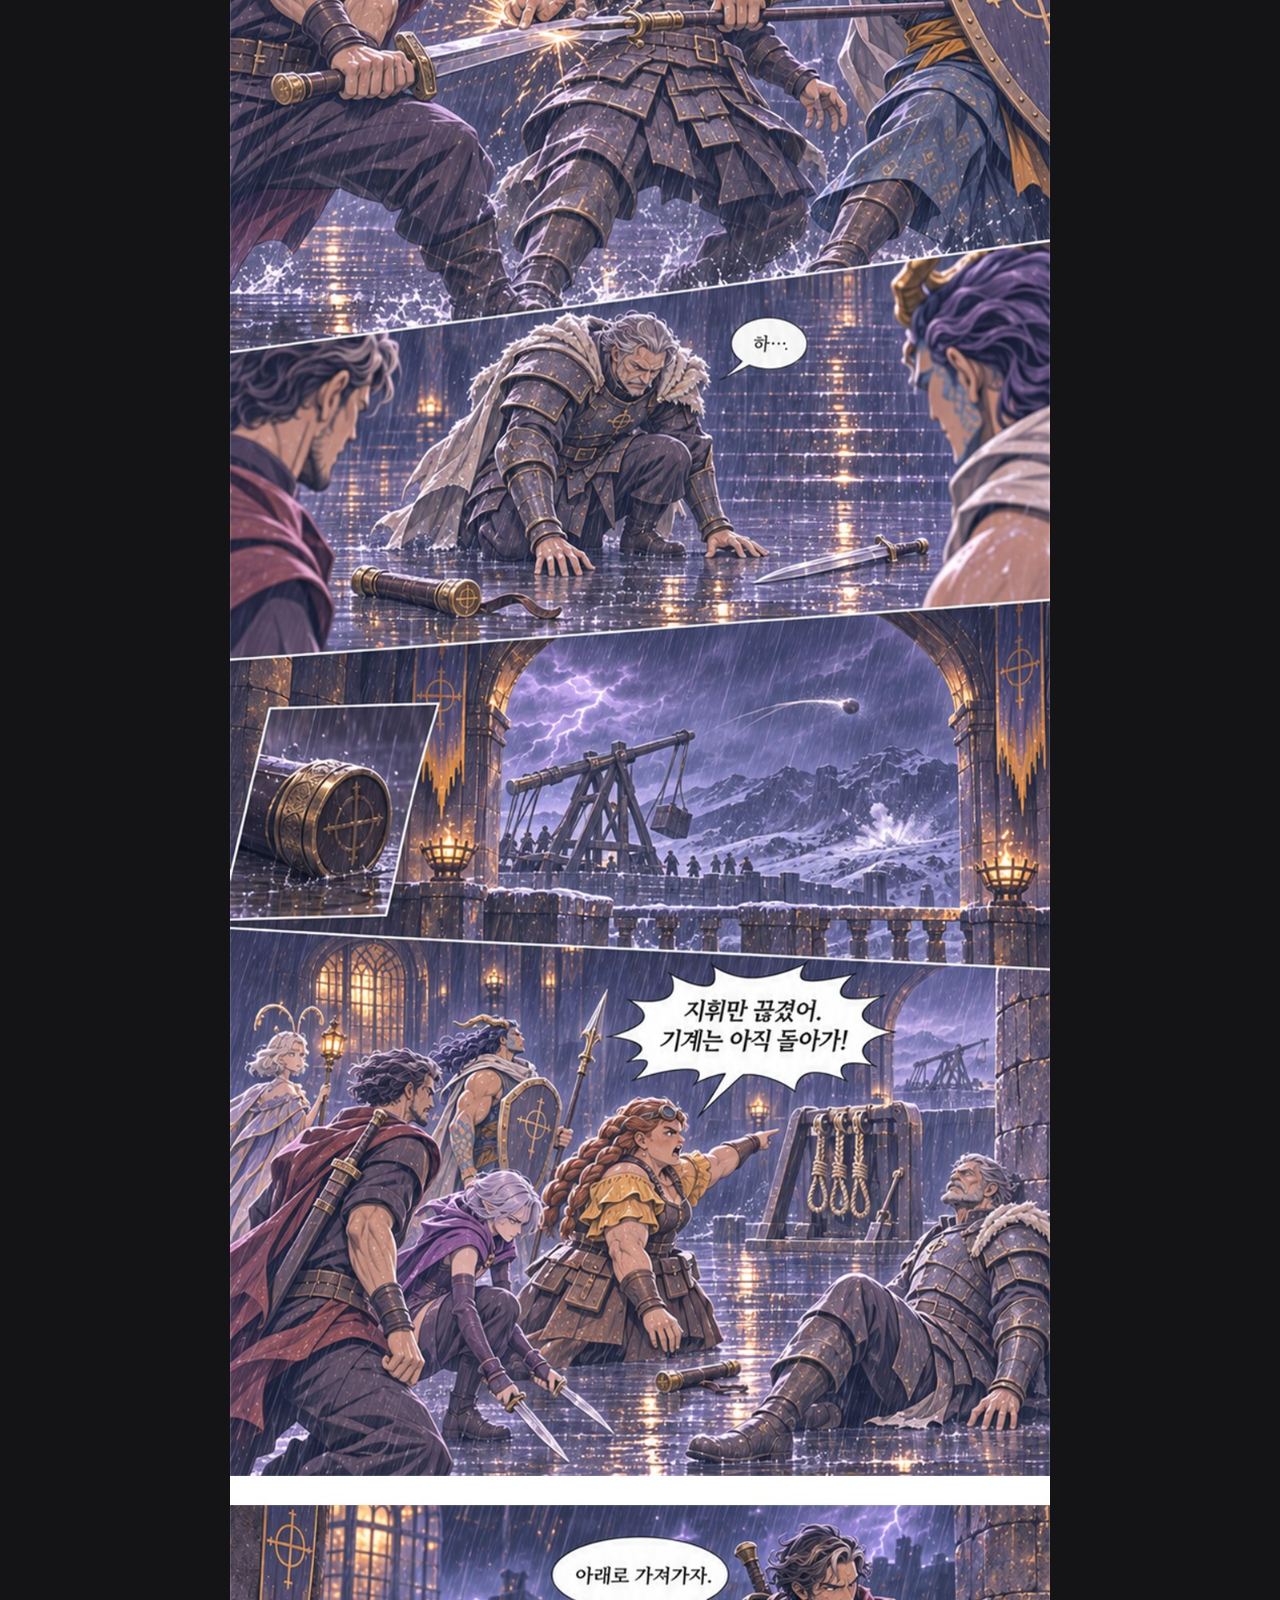
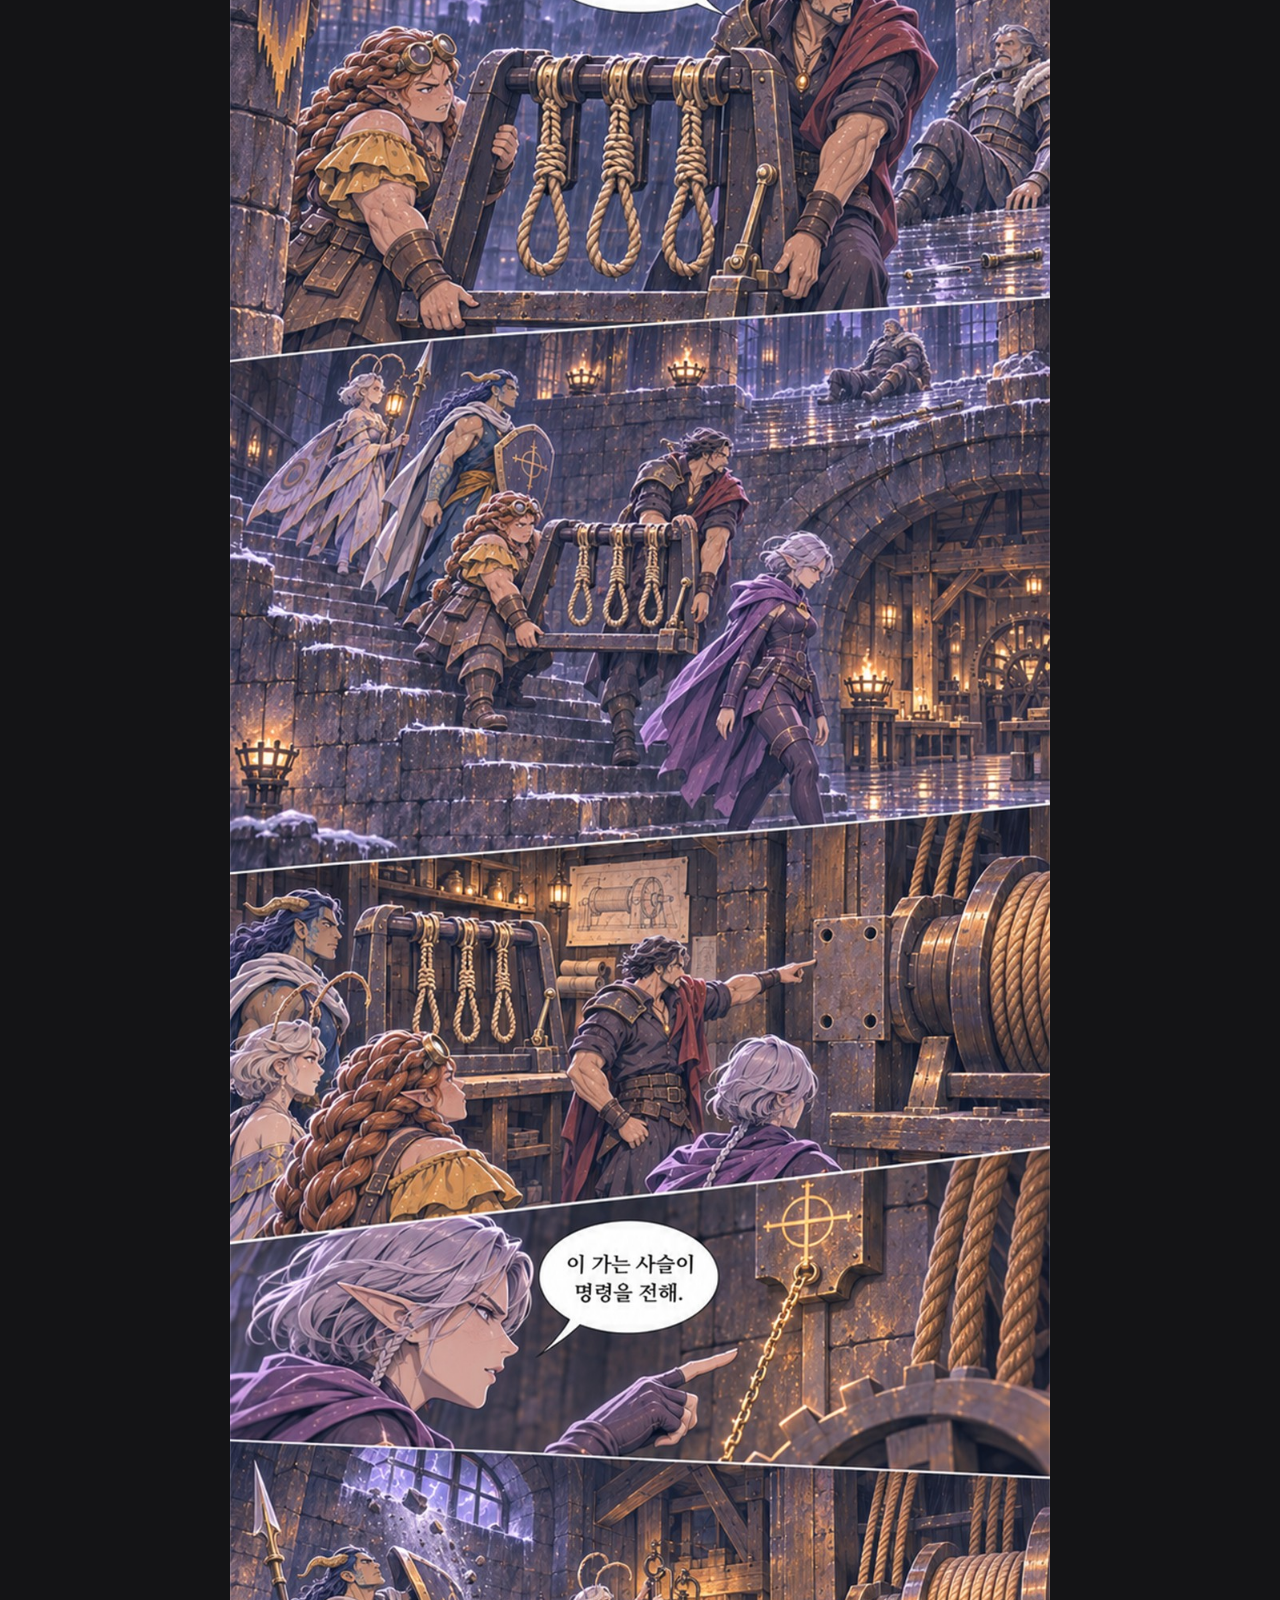
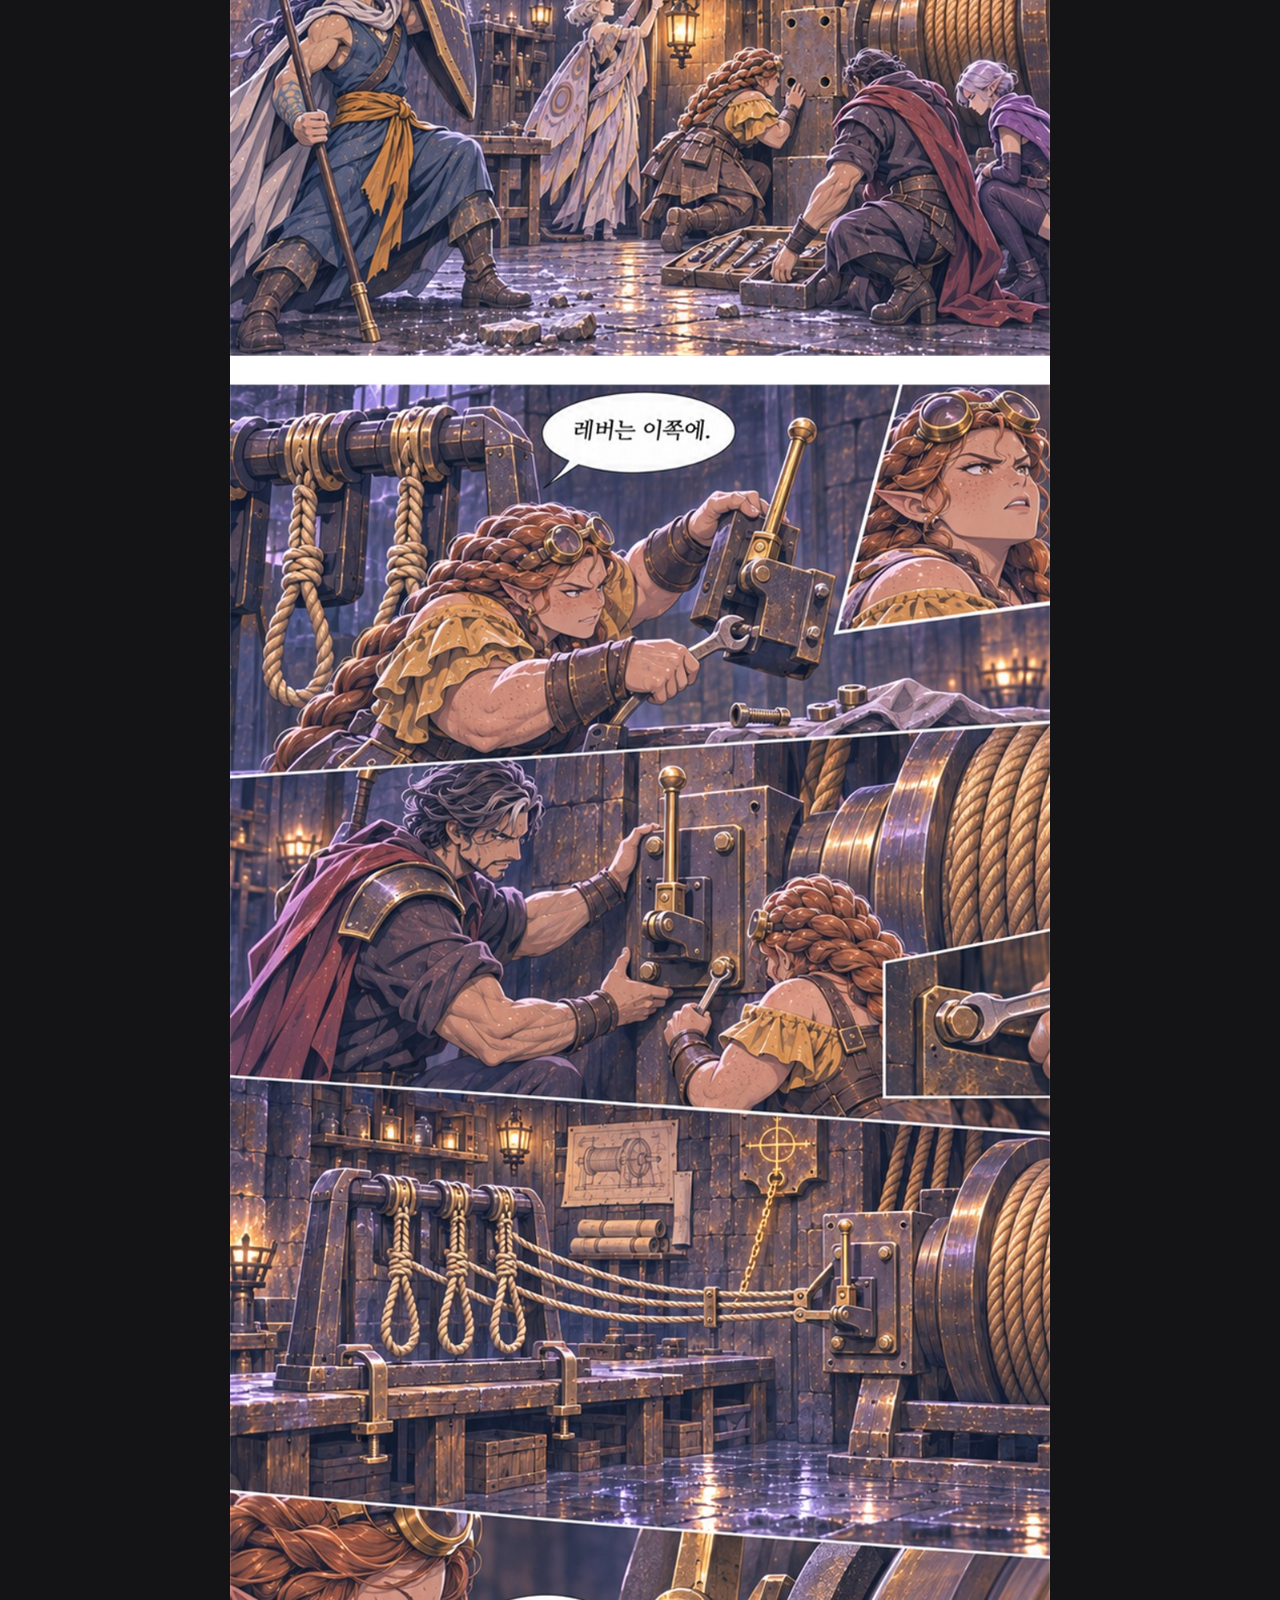
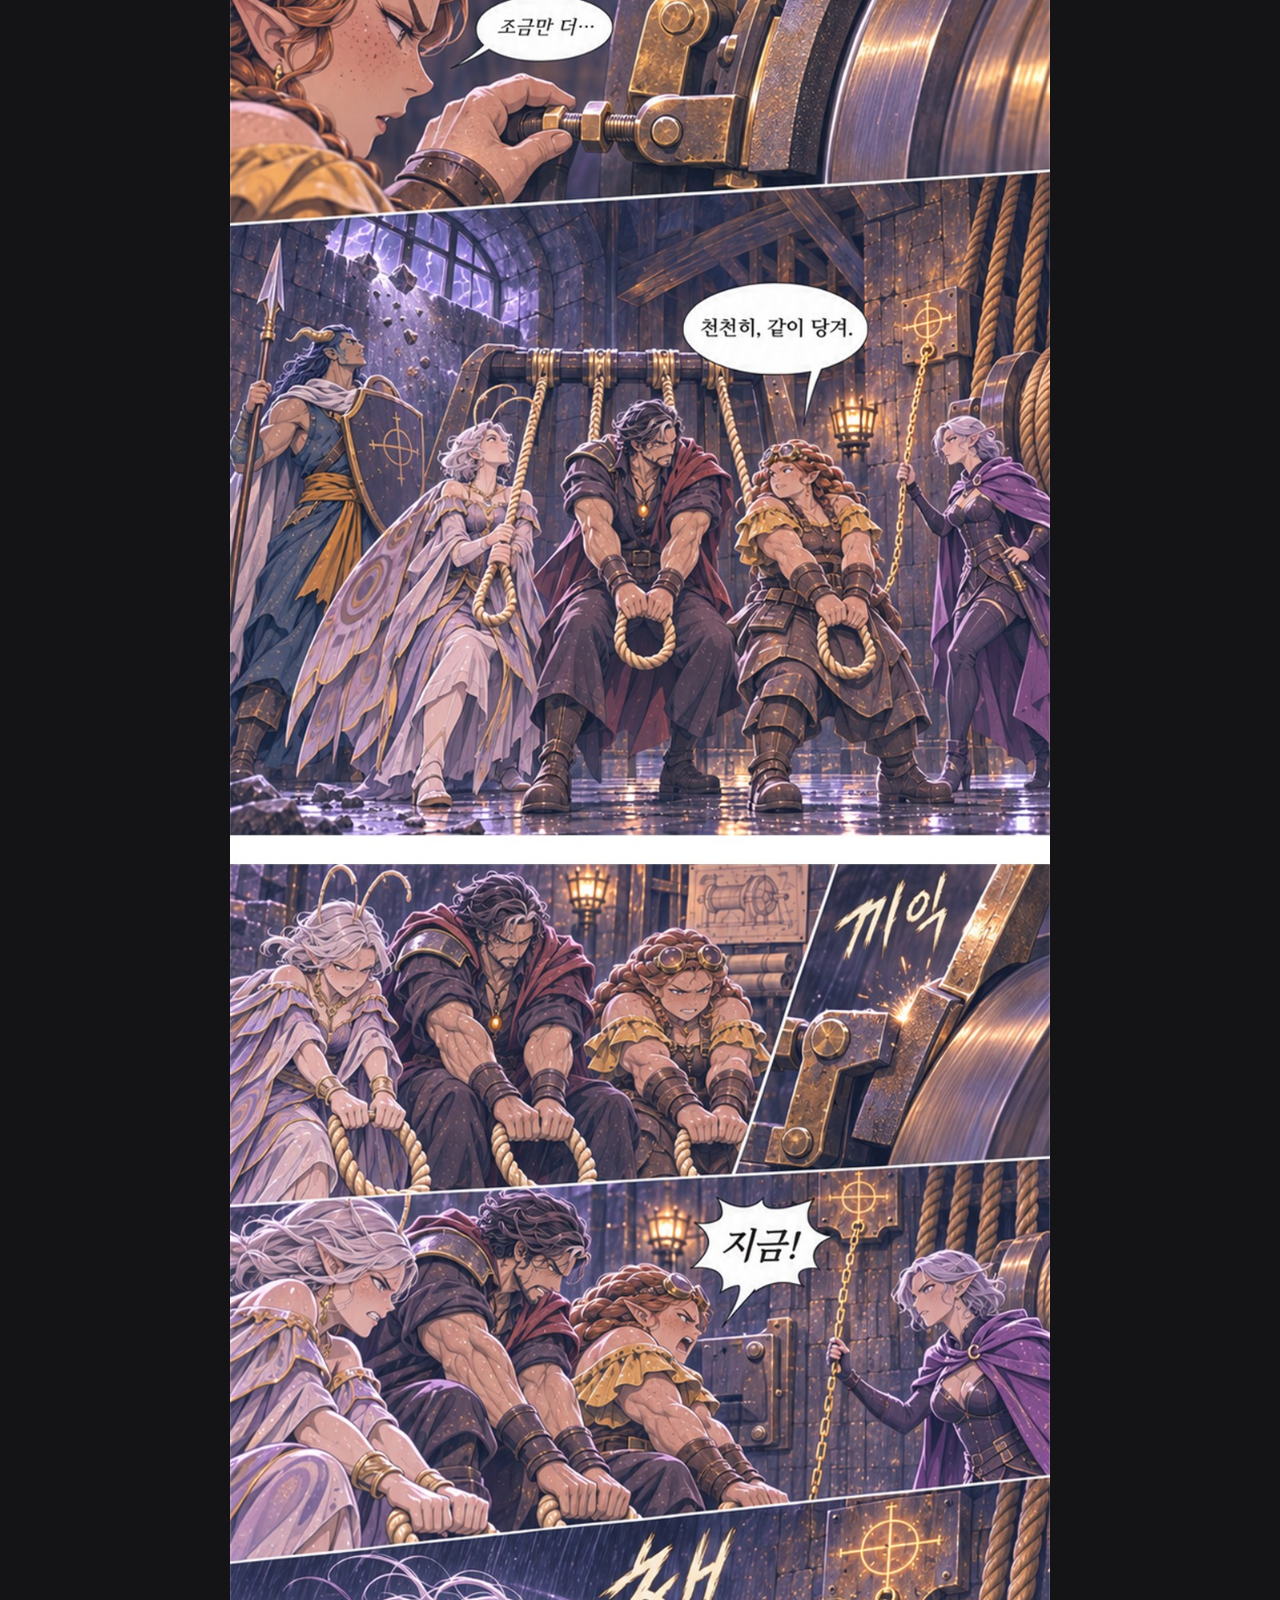
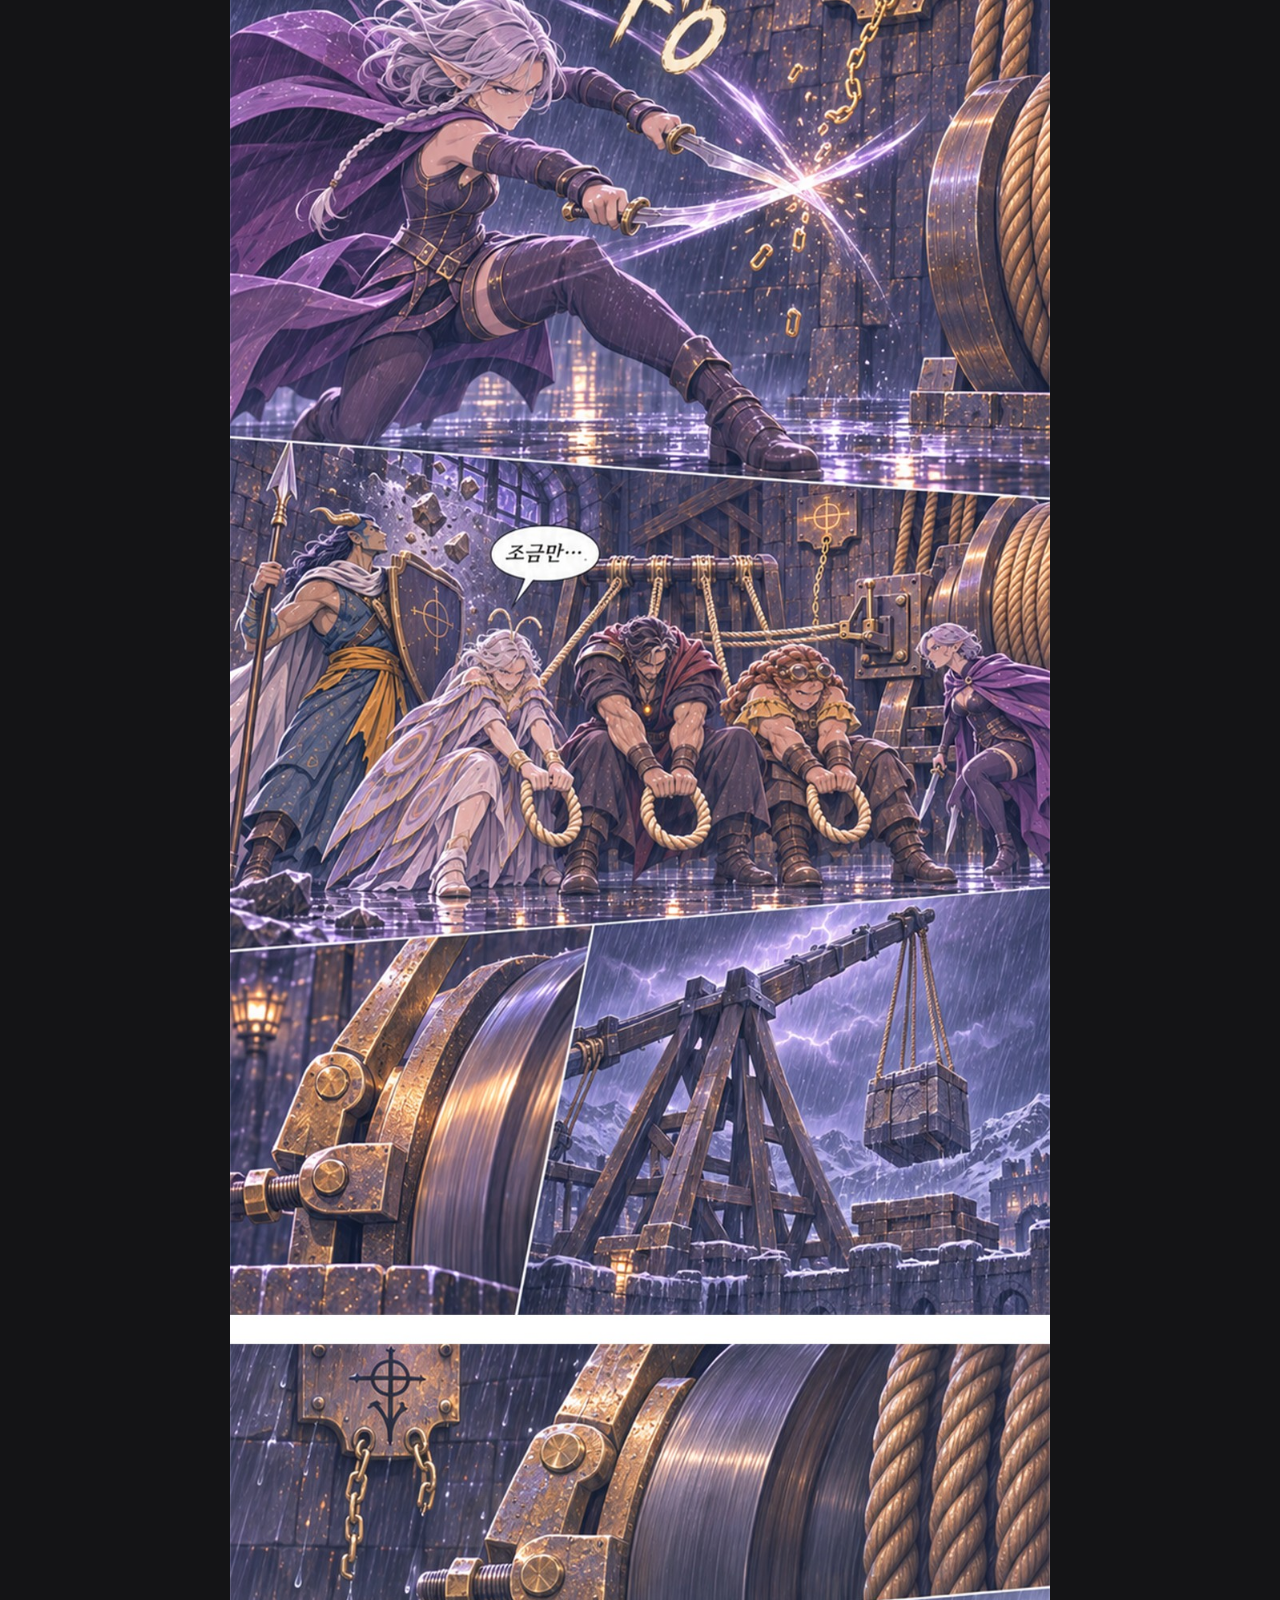
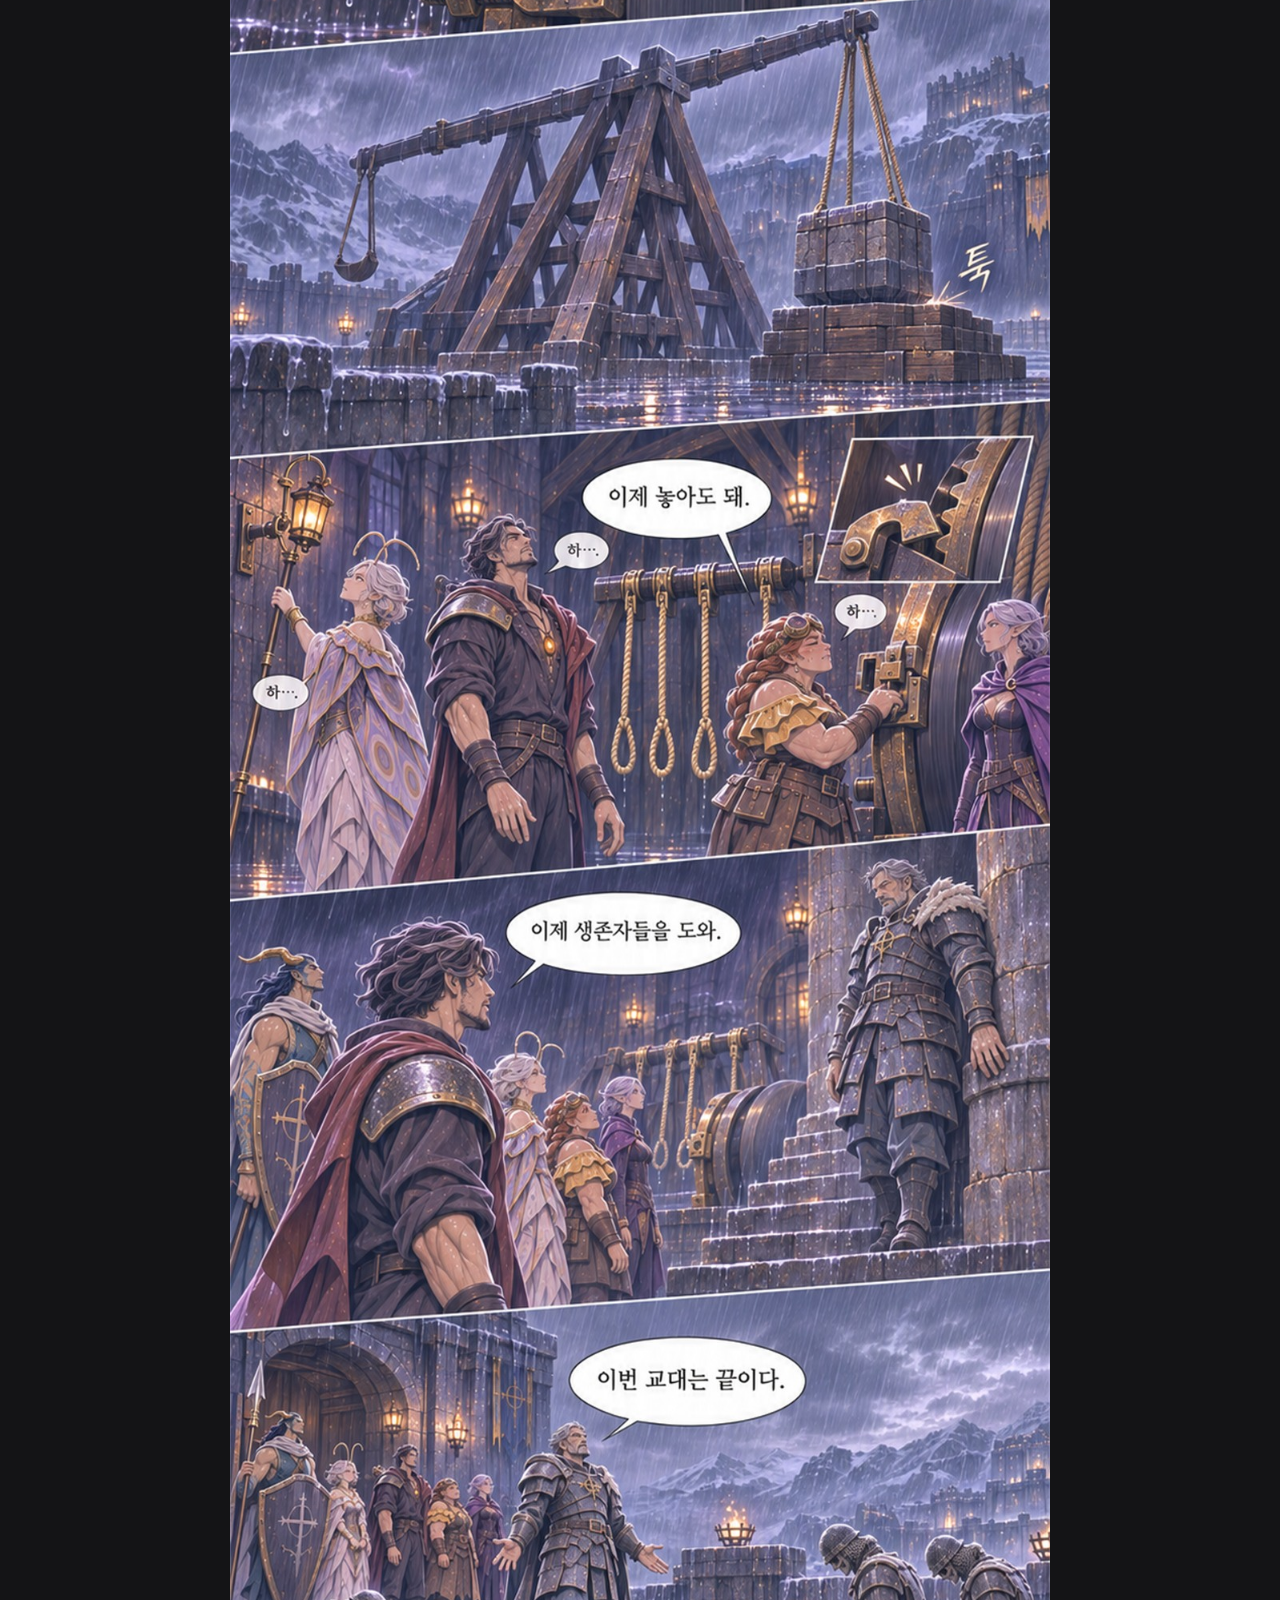
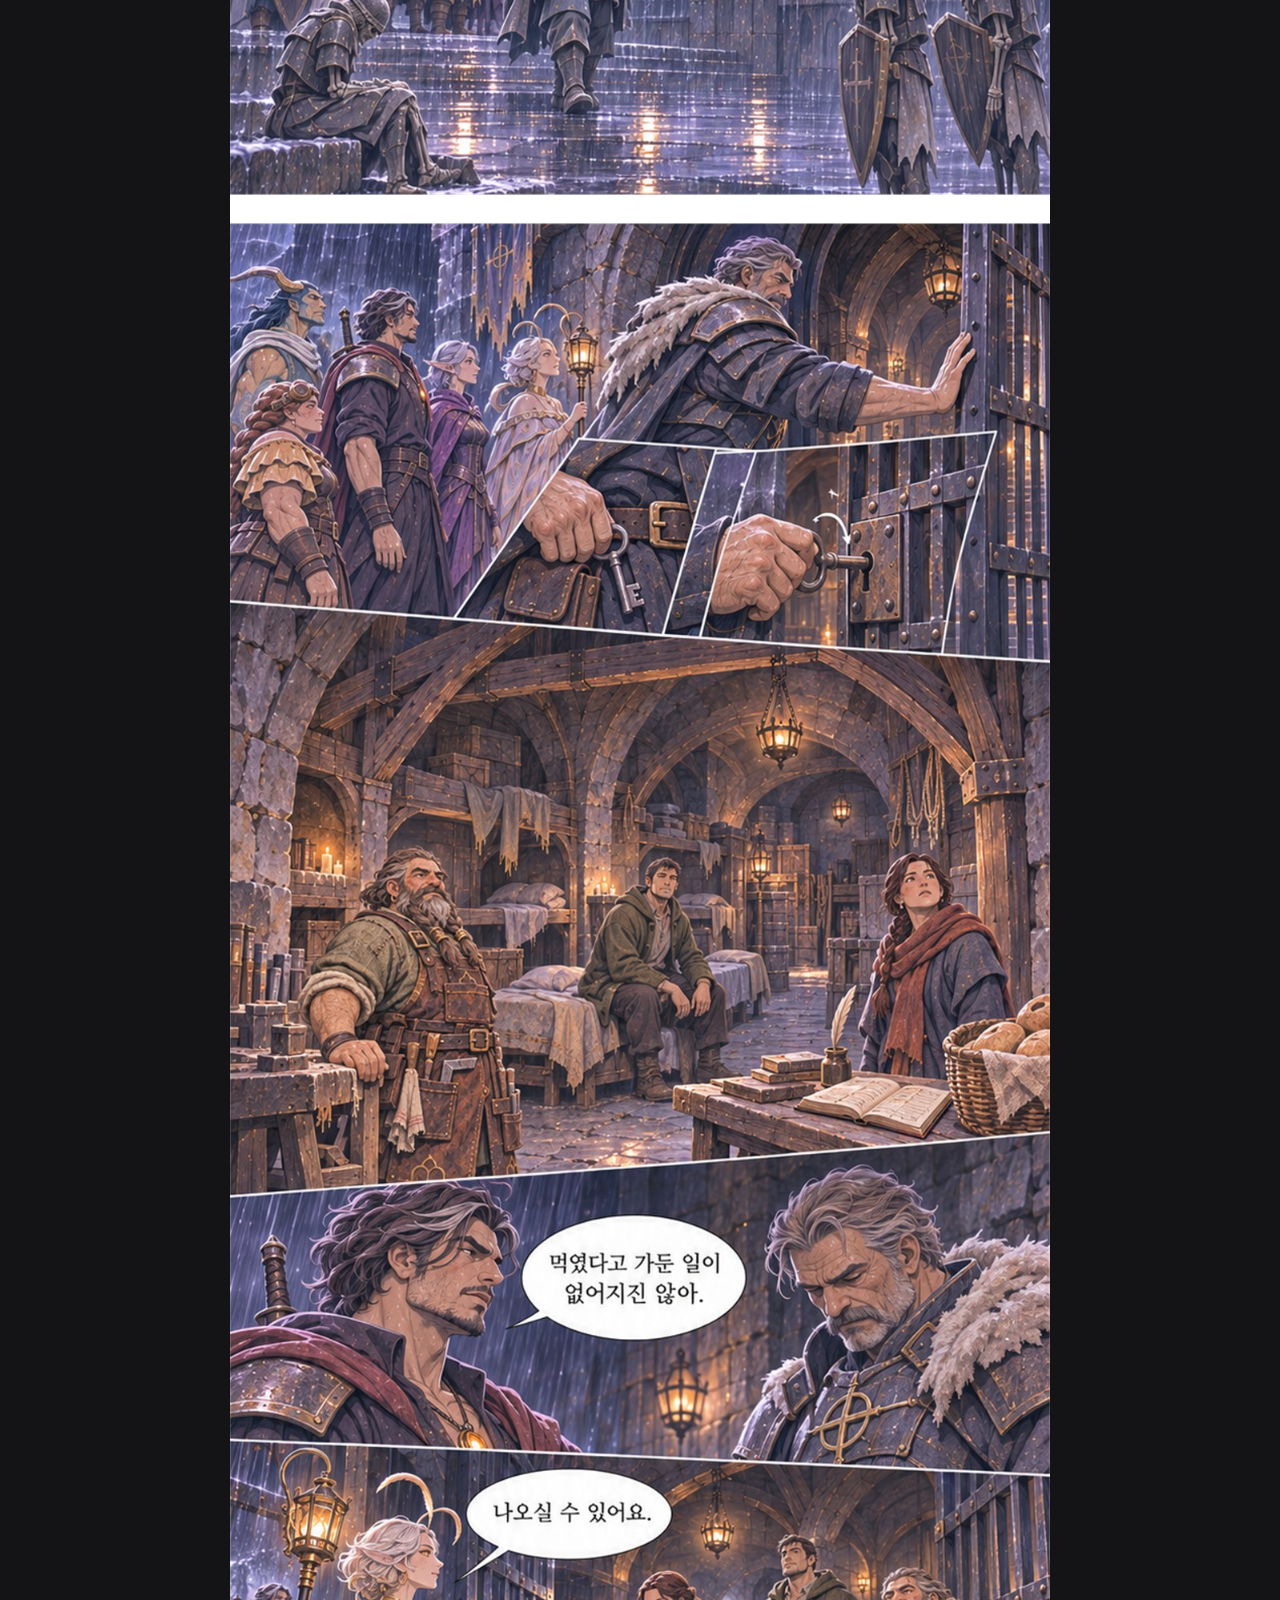
<file: ashen-oath/episode-008.html>
<!doctype html>
<html lang="ko">
<head>
<meta charset="utf-8">
<meta name="viewport" content="width=device-width,initial-scale=1">
<meta name="theme-color" content="#171719">
<meta name="description" content="장군을 쓰러뜨려도 기계는 멈추지 않는다. 다섯 사람은 함께 제동줄을 잡고, 갇힌 사람들과 돌아갈 길을 연다.">
<title>8화 · 이번 교대는 끝이다 · 잿빛 서약</title>
<link rel="preconnect" href="https://fonts.googleapis.com">
<link rel="preconnect" href="https://fonts.gstatic.com" crossorigin>
<link href="https://fonts.googleapis.com/css2?family=Noto+Sans+KR:wght@400;500;700&family=Noto+Serif+KR:wght@500&display=swap" rel="stylesheet">
<link rel="stylesheet" href="../css/style.css">
<link rel="icon" type="image/svg+xml" href="../favicon.svg">
<script>window.WEBTOON = {"seriesId": "ashen-oath", "seriesTitle": "잿빛 서약", "episodes": [{"number": 1, "title": "마지막 피난 행렬", "url": "episode-001.html", "kind": "episode", "displayTitle": "1화 · 마지막 피난 행렬", "shortLabel": "1화"}, {"number": 2, "title": "숲에 남은 수레", "url": "episode-002.html", "kind": "episode", "displayTitle": "2화 · 숲에 남은 수레", "shortLabel": "2화"}, {"number": 3, "title": "숲이 기억하는 이름", "url": "episode-003.html", "kind": "episode", "displayTitle": "3화 · 숲이 기억하는 이름", "shortLabel": "3화"}, {"number": 4, "title": "움켜쥔 손", "url": "episode-004.html", "kind": "episode", "displayTitle": "4화 · 움켜쥔 손", "shortLabel": "4화"}, {"number": 5, "title": "완치된 사람들", "url": "episode-005.html", "kind": "episode", "displayTitle": "5화 · 완치된 사람들", "shortLabel": "5화"}, {"number": 6, "title": "대답을 듣는 기도", "url": "episode-006.html", "kind": "episode", "displayTitle": "6화 · 대답을 듣는 기도", "shortLabel": "6화"}, {"number": 7, "title": "문밖의 손자국", "url": "episode-007.html", "kind": "episode", "displayTitle": "7화 · 문밖의 손자국", "shortLabel": "7화"}, {"number": 8, "title": "이번 교대는 끝이다", "url": "episode-008.html", "kind": "episode", "displayTitle": "8화 · 이번 교대는 끝이다", "shortLabel": "8화"}]};</script>
<script src="../js/app.js" defer></script>
</head>
<body class="reader">
<a class="skip-link" href="#reader-main">웹툰으로 건너뛰기</a>
<div class="reader-progress-track" aria-hidden="true"><div class="reader-progress-fill"></div></div>
<header class="reader-header">
  <div class="reader-title">
    <a class="brand" href="index.html" aria-label="잿빛 서약 홈"><svg viewBox="0 0 24 24" aria-hidden="true"><circle cx="12" cy="12" r="7"/><path d="M12 1v22M1 12h22"/></svg><span>잿빛 서약</span></a>
    <span class="current-title" data-current-title>8화 · 이번 교대는 끝이다</span>
  </div>
  <nav class="reader-tools" aria-label="읽기 메뉴">
    <button class="icon-button" data-dialog="episodes-dialog" aria-label="회차 목록"><svg viewBox="0 0 24 24" aria-hidden="true"><path d="M7 6h14M7 12h14M7 18h14M3 6h.01M3 12h.01M3 18h.01"/></svg><span class="tool-label">회차 목록</span></button>
    <button class="icon-button" data-dialog="settings-dialog" aria-label="보기 설정"><svg viewBox="0 0 24 24" aria-hidden="true"><path d="M4 7h16M4 17h16"/><circle cx="9" cy="7" r="2.5" fill="currentColor"/><circle cx="15" cy="17" r="2.5" fill="currentColor"/></svg></button>
  </nav>
</header>
<main id="reader-main" class="reader-main">
  <article class="chapter" id="ep-8" data-episode="8" aria-label="8화 · 이번 교대는 끝이다">
    <h1 class="sr-only">8화 · 이번 교대는 끝이다</h1>
    
    <div class="episode-art"><img src="../assets/ashen-oath/episodes/008/000.jpg" decoding="async" width="1024" height="2048" loading="eager" fetchpriority="high" alt="8화 원고 1 / 18"><img src="../assets/ashen-oath/episodes/008/001.jpg" decoding="async" width="1024" height="2048" loading="eager" fetchpriority="high" alt="8화 원고 2 / 18"><img src="../assets/ashen-oath/episodes/008/002.jpg" decoding="async" width="1024" height="2048" loading="lazy" alt="8화 원고 3 / 18"><img src="../assets/ashen-oath/episodes/008/003.jpg" decoding="async" width="1024" height="2048" loading="lazy" alt="8화 원고 4 / 18"><img src="../assets/ashen-oath/episodes/008/004.jpg" decoding="async" width="1024" height="2048" loading="lazy" alt="8화 원고 5 / 18"><img src="../assets/ashen-oath/episodes/008/005.jpg" decoding="async" width="1024" height="2048" loading="lazy" alt="8화 원고 6 / 18"><img src="../assets/ashen-oath/episodes/008/006.jpg" decoding="async" width="1024" height="2048" loading="lazy" alt="8화 원고 7 / 18"><img src="../assets/ashen-oath/episodes/008/007.jpg" decoding="async" width="1024" height="2048" loading="lazy" alt="8화 원고 8 / 18"><img src="../assets/ashen-oath/episodes/008/008.jpg" decoding="async" width="1024" height="2048" loading="lazy" alt="8화 원고 9 / 18"><img src="../assets/ashen-oath/episodes/008/009.jpg" decoding="async" width="1024" height="2048" loading="lazy" alt="8화 원고 10 / 18"><img src="../assets/ashen-oath/episodes/008/010.jpg" decoding="async" width="1024" height="2048" loading="lazy" alt="8화 원고 11 / 18"><img src="../assets/ashen-oath/episodes/008/011.jpg" decoding="async" width="1024" height="2048" loading="lazy" alt="8화 원고 12 / 18"><img src="../assets/ashen-oath/episodes/008/012.jpg" decoding="async" width="1024" height="2048" loading="lazy" alt="8화 원고 13 / 18"><img src="../assets/ashen-oath/episodes/008/013.jpg" decoding="async" width="1024" height="2048" loading="lazy" alt="8화 원고 14 / 18"><img src="../assets/ashen-oath/episodes/008/014.jpg" decoding="async" width="1024" height="2048" loading="lazy" alt="8화 원고 15 / 18"><img src="../assets/ashen-oath/episodes/008/015.jpg" decoding="async" width="1024" height="2048" loading="lazy" alt="8화 원고 16 / 18"><img src="../assets/ashen-oath/episodes/008/016.jpg" decoding="async" width="1024" height="2048" loading="lazy" alt="8화 원고 17 / 18"><img src="../assets/ashen-oath/episodes/008/017.jpg" decoding="async" width="1024" height="1506" loading="lazy" alt="8화 원고 18 / 18"></div>
    <footer class="chapter-end">
      <span class="small-caps">EPISODE 08 · END</span>
      <h2>이번 교대는 끝이다</h2>
      <p>아직 다음 화가 없습니다. 회차가 추가되면 이 목록에 자동으로 나타납니다.</p>
      <div class="end-actions">
        
        <a class="button" href="index.html#episodes">회차 목록</a>
      </div>
    </footer>
  </article>
</main>
<nav class="reading-dock" aria-label="회차 이동">
  <button class="icon-button" data-prev aria-label="이전 화"><svg viewBox="0 0 24 24" aria-hidden="true"><path d="m14 6-6 6 6 6"/></svg></button>
  <span class="dock-status"><strong data-dock-episode>8화</strong><span data-dock-progress>0%</span></span>
  <button class="icon-button" data-next aria-label="다음 화" disabled><svg viewBox="0 0 24 24" aria-hidden="true"><path d="M5 12h14M13 6l6 6-6 6"/></svg></button>
  <button class="icon-button" data-bookmark aria-label="읽던 위치 저장"><svg viewBox="0 0 24 24" aria-hidden="true"><path d="M6 3h12v18l-6-4-6 4Z"/></svg></button>
  <button class="icon-button" data-top aria-label="현재 회차 처음으로"><svg viewBox="0 0 24 24" aria-hidden="true"><path d="m6 14 6-6 6 6"/></svg></button>
</nav>
<button class="focus-toggle" data-focus aria-label="집중해서 읽기" aria-pressed="false"><svg viewBox="0 0 24 24" aria-hidden="true"><path d="M8 3H3v5M16 3h5v5M3 16v5h5M21 16v5h-5"/><circle cx="12" cy="12" r="2"/></svg></button>
<dialog id="episodes-dialog" aria-labelledby="episode-dialog-title">
  <div class="dialog-header"><h2 id="episode-dialog-title">회차 목록</h2>
    <button class="icon-button" data-close-dialog aria-label="회차 목록 닫기"><svg viewBox="0 0 24 24" aria-hidden="true"><path d="m6 6 12 12M18 6 6 18"/></svg></button>
  </div>
  <div class="dialog-content">
    <a class="dialog-episode" data-episode-link="1" href="episode-001.html"><img src="../assets/ashen-oath/covers/01.jpg" width="66" height="75" alt="" loading="lazy"><span><small>1화</small><strong>마지막 피난 행렬</strong></span></a><a class="dialog-episode" data-episode-link="2" href="episode-002.html"><img src="../assets/ashen-oath/covers/02.jpg" width="66" height="75" alt="" loading="lazy"><span><small>2화</small><strong>숲에 남은 수레</strong></span></a><a class="dialog-episode" data-episode-link="3" href="episode-003.html"><img src="../assets/ashen-oath/covers/03.jpg" width="66" height="75" alt="" loading="lazy"><span><small>3화</small><strong>숲이 기억하는 이름</strong></span></a><a class="dialog-episode" data-episode-link="4" href="episode-004.html"><img src="../assets/ashen-oath/covers/04.jpg" width="66" height="75" alt="" loading="lazy"><span><small>4화</small><strong>움켜쥔 손</strong></span></a><a class="dialog-episode" data-episode-link="5" href="episode-005.html"><img src="../assets/ashen-oath/covers/05.jpg" width="66" height="75" alt="" loading="lazy"><span><small>5화</small><strong>완치된 사람들</strong></span></a><a class="dialog-episode" data-episode-link="6" href="episode-006.html"><img src="../assets/ashen-oath/covers/06.jpg" width="66" height="75" alt="" loading="lazy"><span><small>6화</small><strong>대답을 듣는 기도</strong></span></a><a class="dialog-episode" data-episode-link="7" href="episode-007.html"><img src="../assets/ashen-oath/covers/07.jpg" width="66" height="75" alt="" loading="lazy"><span><small>7화</small><strong>문밖의 손자국</strong></span></a><a class="dialog-episode" data-episode-link="8" href="episode-008.html"><img src="../assets/ashen-oath/covers/08.jpg" width="66" height="75" alt="" loading="lazy"><span><small>8화</small><strong>이번 교대는 끝이다</strong></span></a>
    <a class="dialog-home" href="index.html">작품 소개로 돌아가기</a>
  </div>
</dialog>
<dialog id="settings-dialog" aria-labelledby="settings-title">
  <div class="dialog-header"><h2 id="settings-title">보기 설정</h2>
    <button class="icon-button" data-close-dialog aria-label="보기 설정 닫기"><svg viewBox="0 0 24 24" aria-hidden="true"><path d="m6 6 12 12M18 6 6 18"/></svg></button>
  </div>
  <div class="dialog-content">
    <fieldset class="settings-field"><legend>주변 배경</legend>
      <div class="choice-group">
        <label class="choice"><input type="radio" name="backdrop" value="dark" checked><span>어둡게</span></label>
        <label class="choice"><input type="radio" name="backdrop" value="light"><span>밝게</span></label>
      </div>
    </fieldset>
    <fieldset class="settings-field"><legend>원고 너비</legend>
      <div class="choice-group">
        <label class="choice"><input type="radio" name="width" value="820" checked><span>기본</span></label>
        <label class="choice"><input type="radio" name="width" value="1024"><span>넓게</span></label>
      </div>
    </fieldset>
    <p class="settings-note">읽던 위치와 보기 설정은 이 브라우저에 저장됩니다.</p>
  </div>
</dialog>
<div class="toast" role="status" aria-live="polite" hidden></div>
</body></html>
</file>
<file: css/style.css>
@charset "UTF-8";
:root{color-scheme:dark;--bg:#171719;--surface:#222124;--surface-2:#2c292b;--ink:#f4efe7;--muted:#a8a19a;--gold:#d8b77c;--line:#ffffff14;--paper:#fffcf6;--reader-width:820px;--header-h:66px}
*{box-sizing:border-box}html{scroll-behavior:smooth;scroll-padding-top:78px}body{margin:0;background:var(--bg);color:var(--ink);font-family:"Noto Sans KR","Malgun Gothic",system-ui,sans-serif;-webkit-font-smoothing:antialiased}a{color:inherit;text-decoration:none}button,input,select{font:inherit}button,a{-webkit-tap-highlight-color:transparent}button{cursor:pointer}a:focus-visible,button:focus-visible,input:focus-visible,select:focus-visible{outline:2px solid var(--gold);outline-offset:5px}button:disabled{opacity:.3;cursor:default}button{color:inherit}svg{width:22px;height:22px;display:block;stroke:currentColor;stroke-width:1.6;fill:none;stroke-linecap:round;stroke-linejoin:round}.sr-only{position:absolute;width:1px;height:1px;padding:0;margin:-1px;overflow:hidden;clip:rect(0,0,0,0);white-space:nowrap;border:0}[hidden]{display:none!important}.skip-link{position:fixed;top:-60px;left:16px;z-index:100;background:var(--gold);color:#221c15;padding:12px}.skip-link:focus{top:10px}
.site-header{height:78px;max-width:1200px;margin:auto;padding:0 42px;display:flex;align-items:center;justify-content:space-between;border-bottom:1px solid var(--line)}.brand{display:inline-flex;align-items:center;gap:12px;font-weight:700;font-size:18px;letter-spacing:-.5px}.brand svg{color:var(--gold);width:29px;height:29px}.site-links{display:flex;gap:30px;font-size:13px;color:var(--muted)}.site-links a:hover{color:var(--ink)}
.home{max-width:1200px;margin:auto;padding:0 42px}.hero{position:relative;min-height:600px;display:flex;align-items:center;border-bottom:1px solid var(--line);overflow:hidden}.hero-art{position:absolute;inset:0 -42px 0 35%;width:72%;height:100%;object-fit:cover;object-position:center 35%;opacity:.8;mask-image:linear-gradient(90deg,transparent,#000 28%,#000 90%),linear-gradient(0deg,transparent,#000 22%);mask-composite:intersect;-webkit-mask-image:linear-gradient(90deg,transparent,#000 28%,#000 90%),linear-gradient(0deg,transparent,#000 22%);-webkit-mask-composite:source-in,xor}.hero-art.is-placeholder{object-fit:cover}.hero:after{content:"";position:absolute;inset:0;pointer-events:none;background:linear-gradient(90deg,#171719 0%,#171719d9 22%,#17171900 65%),linear-gradient(0deg,#171719,transparent 22%)}.hero-content{z-index:1;position:relative;max-width:610px;padding:68px 0 72px}.eyebrow{display:flex;align-items:center;gap:14px;text-transform:uppercase;font-size:11px;letter-spacing:3px;color:var(--gold)}.eyebrow:before{content:"";width:25px;height:1px;background:var(--gold)}.hero h1{font-family:"Noto Serif KR","Batang",serif;font-size:clamp(48px,7vw,88px);font-weight:500;letter-spacing:-6px;line-height:1.28;margin:22px 0 12px;text-shadow:0 4px 50px #0009}.hero-hanja{font-family:"Noto Serif KR","Batang",serif;font-size:18px;color:#c4b49a;letter-spacing:6px;margin:0 0 18px}.hero-tagline{font-size:19px;line-height:1.85;letter-spacing:-.5px;color:#dcd3c7;margin:0 0 12px}.hero-description{font-size:13px;line-height:1.95;color:var(--muted);max-width:420px;margin-bottom:32px}.hero-actions{display:flex;gap:12px;flex-wrap:wrap}.button{display:inline-flex;gap:12px;align-items:center;justify-content:center;min-height:49px;padding:13px 22px;border:1px solid var(--line);background:transparent;border-radius:4px;font-weight:650;font-size:14px;transition:background .2s,transform .2s}.button:hover{background:#ffffff0c;transform:translateY(-1px)}.button-primary{background:var(--gold);border-color:var(--gold);color:#251e15}.button-primary:hover{background:#e8c891}.button svg{width:17px;height:17px}.hero-note{font-size:11px;letter-spacing:.2px;color:#b0a797;margin:22px 0 0;display:flex;align-items:center;gap:9px;flex-wrap:wrap}.dot{width:4px;height:4px;background:#9b7345;border-radius:50%;flex-shrink:0}
.chapter-list{padding:44px 0 72px}.section-heading{display:flex;align-items:baseline;justify-content:space-between;margin-bottom:24px;gap:16px}.section-heading h2{font-size:22px;letter-spacing:-1px;font-weight:550;margin:0}.section-heading h2 span{color:var(--gold);font-size:14px;margin-left:10px}.section-heading p{font-size:12px;color:var(--muted)}.episode-row{display:grid;grid-template-columns:148px 1fr 42px;gap:26px;align-items:center;padding:23px 0;border-top:1px solid var(--line);transition:opacity .2s}.episode-row:hover{opacity:.8}.episode-thumb{display:block;width:148px;aspect-ratio:1.45;object-fit:cover;object-position:50% 34%;border-radius:3px;background:var(--surface)}.episode-kicker{font-size:11px;color:var(--muted);display:flex;align-items:center;gap:10px;margin-bottom:9px;letter-spacing:1px;flex-wrap:wrap}.badge{color:var(--gold);letter-spacing:0;background:#d8b77c14;border:1px solid #d8b77c25;padding:2px 6px;font-size:10px;border-radius:2px}.badge-concept{color:#e8c891}.episode-row h3{font-size:19px;letter-spacing:-.6px;font-weight:550;margin:0 0 9px}.episode-row p{margin:0;color:var(--muted);line-height:1.6;font-size:12px}.row-arrow{color:var(--gold);width:37px;height:37px;border:1px solid var(--line);border-radius:50%;display:grid;place-items:center}.row-arrow svg{width:17px}.read-status{font-size:11px;color:var(--gold);display:block;margin-top:9px}.home-footer{max-width:1116px;border-top:1px solid var(--line);padding:28px 0 46px;margin:auto;display:flex;justify-content:space-between;align-items:center;color:#77726d;font-size:11px;gap:20px}.home-footer .footer-mark{font-family:"Noto Serif KR","Batang",serif;font-size:18px;color:#b8ac98}

/* Home library */
.library{max-width:1200px;margin:auto;padding:0 42px 80px}.library-intro{padding:56px 0 28px}.library-intro h1{font-family:"Noto Serif KR","Batang",serif;font-size:clamp(40px,6vw,72px);font-weight:500;letter-spacing:-4px;line-height:1.2;margin:16px 0 14px}.library-intro p{color:var(--muted);font-size:15px;line-height:1.85;max-width:520px;margin:0}.series-grid{display:grid;grid-template-columns:repeat(2,minmax(0,1fr));gap:22px;padding:28px 0 20px}.series-card{display:grid;grid-template-columns:148px 1fr;gap:22px;align-items:stretch;padding:20px;background:var(--surface);border:1px solid var(--line);border-radius:8px;min-height:220px;transition:background .2s,transform .2s}.series-card:hover{background:var(--surface-2);transform:translateY(-2px)}.series-card-cover{width:148px;height:100%;min-height:196px;object-fit:cover;object-position:50% 28%;border-radius:4px;background:#1b191c}.series-card .eyebrow{letter-spacing:2px;font-size:10px}.series-card h2{font-family:"Noto Serif KR","Batang",serif;font-size:28px;letter-spacing:-1.4px;font-weight:500;margin:10px 0 8px}.series-card .hanja{color:#c4b49a;font-size:13px;letter-spacing:3px;margin:0 0 10px}.series-card .tagline{margin:0 0 14px;color:#dcd3c7;font-size:14px;line-height:1.7}.series-card .meta{margin:0;color:var(--muted);font-size:12px}

/* Reader */
.reader{background:#141416;--reader-side:#141416;overflow-anchor:none}.reader[data-backdrop="light"]{--reader-side:#e9e5de;background:var(--reader-side)}.reader[data-backdrop="light"] .chapter-end{background:#eee9df;color:#302c27}.reader[data-backdrop="light"] .chapter-end p{color:#6f665d}.reader[data-backdrop="light"] .chapter-end .button{border-color:#332b2626}.reader[data-backdrop="light"] .concept-banner{background:#d8b77c22;color:#3a3228}.reader[data-backdrop="light"] .panel figcaption{background:#eee9df;color:#5a5248}.reader-header{position:fixed;top:0;left:0;right:0;height:var(--header-h);display:flex;align-items:center;justify-content:space-between;padding:0 24px;background:#1b1b1eef;backdrop-filter:blur(14px);border-bottom:1px solid var(--line);z-index:20;transition:transform .2s}.reader-title{font-size:13px;display:flex;align-items:center;gap:18px;min-width:0}.reader-title .brand{font-size:15px}.reader-title .brand svg{width:22px;height:22px}.current-title{color:#bfb7ad;border-left:1px solid #ffffff24;padding-left:18px;white-space:nowrap;overflow:hidden;text-overflow:ellipsis}.reader-tools{display:flex;align-items:center;gap:9px}.icon-button{border:0;background:transparent;min-width:40px;min-height:40px;display:inline-flex;align-items:center;justify-content:center;gap:7px;padding:8px;border-radius:4px;font-size:12px}.icon-button:hover{background:#ffffff0b}.reader-progress-track{position:fixed;top:0;left:0;right:0;height:3px;background:#ffffff08;z-index:30}.reader-progress-fill{height:100%;width:0;background:var(--gold);transition:width .1s}.reader-main{padding-top:var(--header-h);margin:0 auto;max-width:var(--reader-width)}.chapter{margin:0;scroll-margin-top:var(--header-h)}.episode-art{background:var(--paper);line-height:0;font-size:0}.episode-art img{display:block;width:100%;height:auto;margin:0;border:0;border-radius:0;padding:0}.concept-banner{padding:22px 24px 20px;background:#d8b77c14;border-bottom:1px solid #d8b77c28;text-align:center}.concept-banner strong{display:block;color:var(--gold);font-size:11px;letter-spacing:2.4px;margin-bottom:8px}.concept-banner p{margin:0;color:#cfc6ba;font-size:13px;line-height:1.75}.panel{margin:0;background:var(--paper)}.panel figcaption{font-size:13px;line-height:1.7;text-align:center;padding:16px 20px 22px;background:#1d1c1e;color:#cfc6ba}.chapter-end{padding:55px 24px 61px;background:#1d1c1e;text-align:center;border-top:1px solid var(--line)}.chapter-end .small-caps{color:var(--gold);font-size:11px;letter-spacing:2px}.chapter-end h2{font-size:23px;letter-spacing:-.8px;font-weight:500;margin:14px 0}.chapter-end p{font-size:13px;color:var(--muted);line-height:1.9;margin:0 0 26px}.chapter-end .end-actions{display:flex;justify-content:center;gap:10px;flex-wrap:wrap}.chapter-end .button{min-height:43px;font-size:12px}.reading-dock{position:fixed;bottom:22px;left:50%;transform:translateX(-50%);z-index:20;display:flex;align-items:center;gap:2px;background:#232225f5;color:#e8e2d9;border:1px solid #ffffff20;box-shadow:0 6px 30px #0006;border-radius:7px;padding:5px 7px;backdrop-filter:blur(14px);transition:opacity .2s,transform .2s}.dock-status{min-width:96px;text-align:center;font-size:11px;color:var(--muted);padding:0 11px}.dock-status strong{font-weight:500;color:var(--ink);margin-right:5px}.focus-toggle{position:fixed;bottom:27px;right:25px;z-index:22;background:#242327df;border:1px solid #ffffff20;border-radius:50%;width:42px;height:42px;display:grid;place-items:center;color:#d8d0c3}.reader.is-focused .reader-header{transform:translateY(-100%)}.reader.is-focused .reading-dock{opacity:0;pointer-events:none;transform:translate(-50%,25px)}.reader.is-focused .focus-toggle{opacity:.5}.reader.is-focused .focus-toggle:hover,.reader.is-focused .focus-toggle:focus-visible{opacity:1}

dialog{color:var(--ink);background:#232124;border:1px solid #ffffff12;border-radius:8px;padding:0;max-width:min(430px,calc(100vw - 28px));width:430px;box-shadow:0 20px 90px #0007}dialog::backdrop{background:#08070b99;backdrop-filter:blur(5px)}.dialog-header{display:flex;align-items:center;justify-content:space-between;padding:20px 22px;border-bottom:1px solid var(--line)}.dialog-header h2{font-size:17px;margin:0;font-weight:550}.dialog-content{padding:8px 22px 24px}.dialog-episode{display:flex;align-items:center;gap:15px;padding:18px 0;border-bottom:1px solid var(--line)}.dialog-episode:last-of-type{border:0}.dialog-episode img{width:66px;height:75px;object-fit:cover;border-radius:3px;background:var(--surface)}.dialog-episode small{display:block;color:var(--gold);font-size:11px;margin-bottom:6px}.dialog-episode strong{font-size:14px;font-weight:500}.dialog-episode[aria-current="true"] strong:after{content:"읽는 중";font-size:10px;color:var(--gold);margin-left:8px}.settings-field{padding:20px 0;border-bottom:1px solid var(--line);border-left:0;border-right:0;border-top:0;margin:0}.settings-field:last-of-type{border-bottom:0}.settings-field legend{font-size:13px;padding:0 0 12px}.choice-group{display:flex;gap:9px}.choice{position:relative;flex:1}.choice input{position:absolute;opacity:0}.choice span{display:block;text-align:center;padding:12px 10px;border:1px solid #ffffff20;border-radius:4px;font-size:13px}.choice input:checked+span{border-color:var(--gold);background:#d8b77c0c;color:var(--gold)}.choice input:focus-visible+span{outline:2px solid var(--gold);outline-offset:3px}.settings-note{color:var(--muted);font-size:11px;line-height:1.8;padding-top:5px}.dialog-home{display:block;color:var(--muted);font-size:12px;padding:18px 0 0}.toast{position:fixed;bottom:90px;left:50%;transform:translateX(-50%);background:#3a342a;color:#f5ead5;padding:11px 19px;border-radius:4px;font-size:12px;z-index:50;box-shadow:0 5px 20px #0004;pointer-events:none}

@media(min-width:1500px){.home,.site-header,.library{max-width:1300px}.hero{min-height:660px}}
@media(max-width:900px){.series-grid{grid-template-columns:1fr}}
@media(max-width:700px){.site-header{height:65px;padding:0 22px}.site-links{gap:17px;font-size:11px}.brand{font-size:16px;gap:9px}.home,.library{padding:0 22px}.library{padding-bottom:56px}.library-intro{padding:36px 0 12px}.library-intro h1{letter-spacing:-2px}.series-card{grid-template-columns:110px 1fr;gap:14px;padding:14px;min-height:0}.series-card-cover{width:110px;min-height:148px}.series-card h2{font-size:22px;margin:8px 0 6px}.series-card .tagline{font-size:13px}.hero{min-height:610px;align-items:flex-end}.hero-art{inset:0 -22px auto auto;width:calc(100% + 44px);height:440px;object-position:50% 28%;opacity:.76;mask-image:linear-gradient(0deg,transparent,#000 55%);-webkit-mask-image:linear-gradient(0deg,transparent,#000 55%);mask-composite:add;-webkit-mask-composite:source-over}.hero:after{background:linear-gradient(0deg,#171719 3%,#171719d9 31%,#17171900 70%)}.hero-content{padding:285px 0 39px;max-width:100%;width:100%}.eyebrow{font-size:9px;letter-spacing:2.4px}.hero h1{font-size:52px;letter-spacing:-3px;margin:16px 0 12px}.hero-hanja{font-size:14px;letter-spacing:4px}.hero-tagline{font-size:16px;line-height:1.8}.hero-description{font-size:12px;margin-bottom:25px;max-width:320px}.hero-actions{gap:8px}.hero-actions .button{padding:12px 17px;font-size:13px}.hero-note{font-size:10px;margin-top:17px}.chapter-list{padding:32px 0 42px}.section-heading{margin-bottom:17px}.section-heading h2{font-size:20px}.section-heading p{font-size:10px}.episode-row{grid-template-columns:99px 1fr;gap:16px;padding:18px 0}.episode-thumb{width:99px;aspect-ratio:1.1}.episode-row h3{font-size:16px;margin-bottom:6px}.episode-row p{font-size:11px;display:-webkit-box;-webkit-line-clamp:2;-webkit-box-orient:vertical;overflow:hidden}.episode-kicker{font-size:10px;margin-bottom:6px}.row-arrow{display:none}.home-footer{margin:0 22px;font-size:9px;gap:20px;line-height:1.7}.home-footer .footer-mark{font-size:16px;white-space:nowrap}.reader{--header-h:55px}.reader-header{padding:0 11px}.reader-title{gap:9px}.reader-title .brand{font-size:12px;white-space:nowrap;gap:5px}.reader-title .brand svg{display:none}.current-title{font-size:11px;padding-left:10px;max-width:43vw}.reader-tools{gap:0}.reader-tools .icon-button{min-width:36px;padding:7px}.tool-label{display:none}.reader-main{max-width:100%}.reading-dock{bottom:max(12px,env(safe-area-inset-bottom));padding:3px 5px}.dock-status{min-width:84px;font-size:10px;padding:0 7px}.focus-toggle{right:12px;bottom:17px;width:34px;height:34px}.focus-toggle svg{width:18px;height:18px}.chapter-end{padding:39px 16px 52px}.chapter-end h2{font-size:20px}.chapter-end p{font-size:12px}.chapter-end .button{padding:11px 16px}.toast{bottom:76px}}
.reader.is-focused:focus-within .reader-header{transform:translateY(-100%)}.reader.is-focused .reader-header:focus-within{transform:none}
@media(prefers-reduced-motion:reduce){html{scroll-behavior:auto}*,*:before,*:after{transition:none!important;animation:none!important}}
</file>
